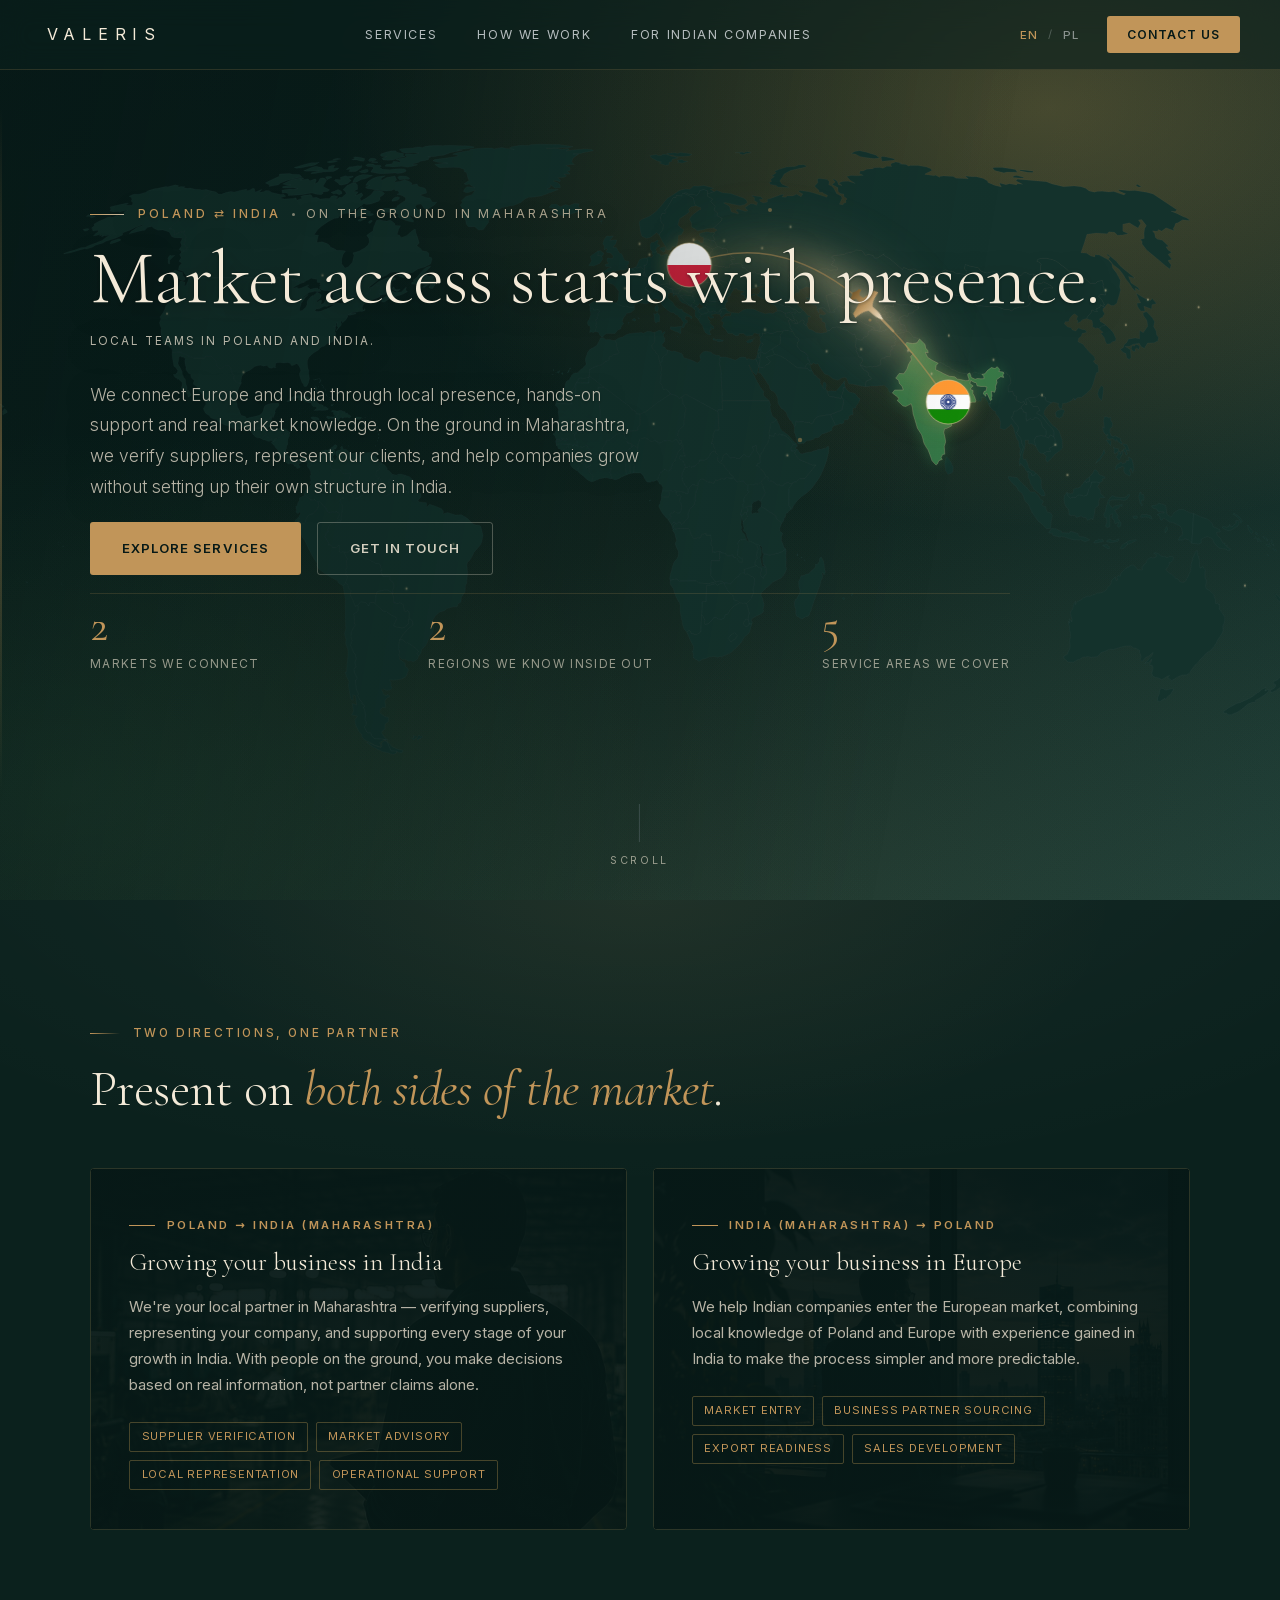
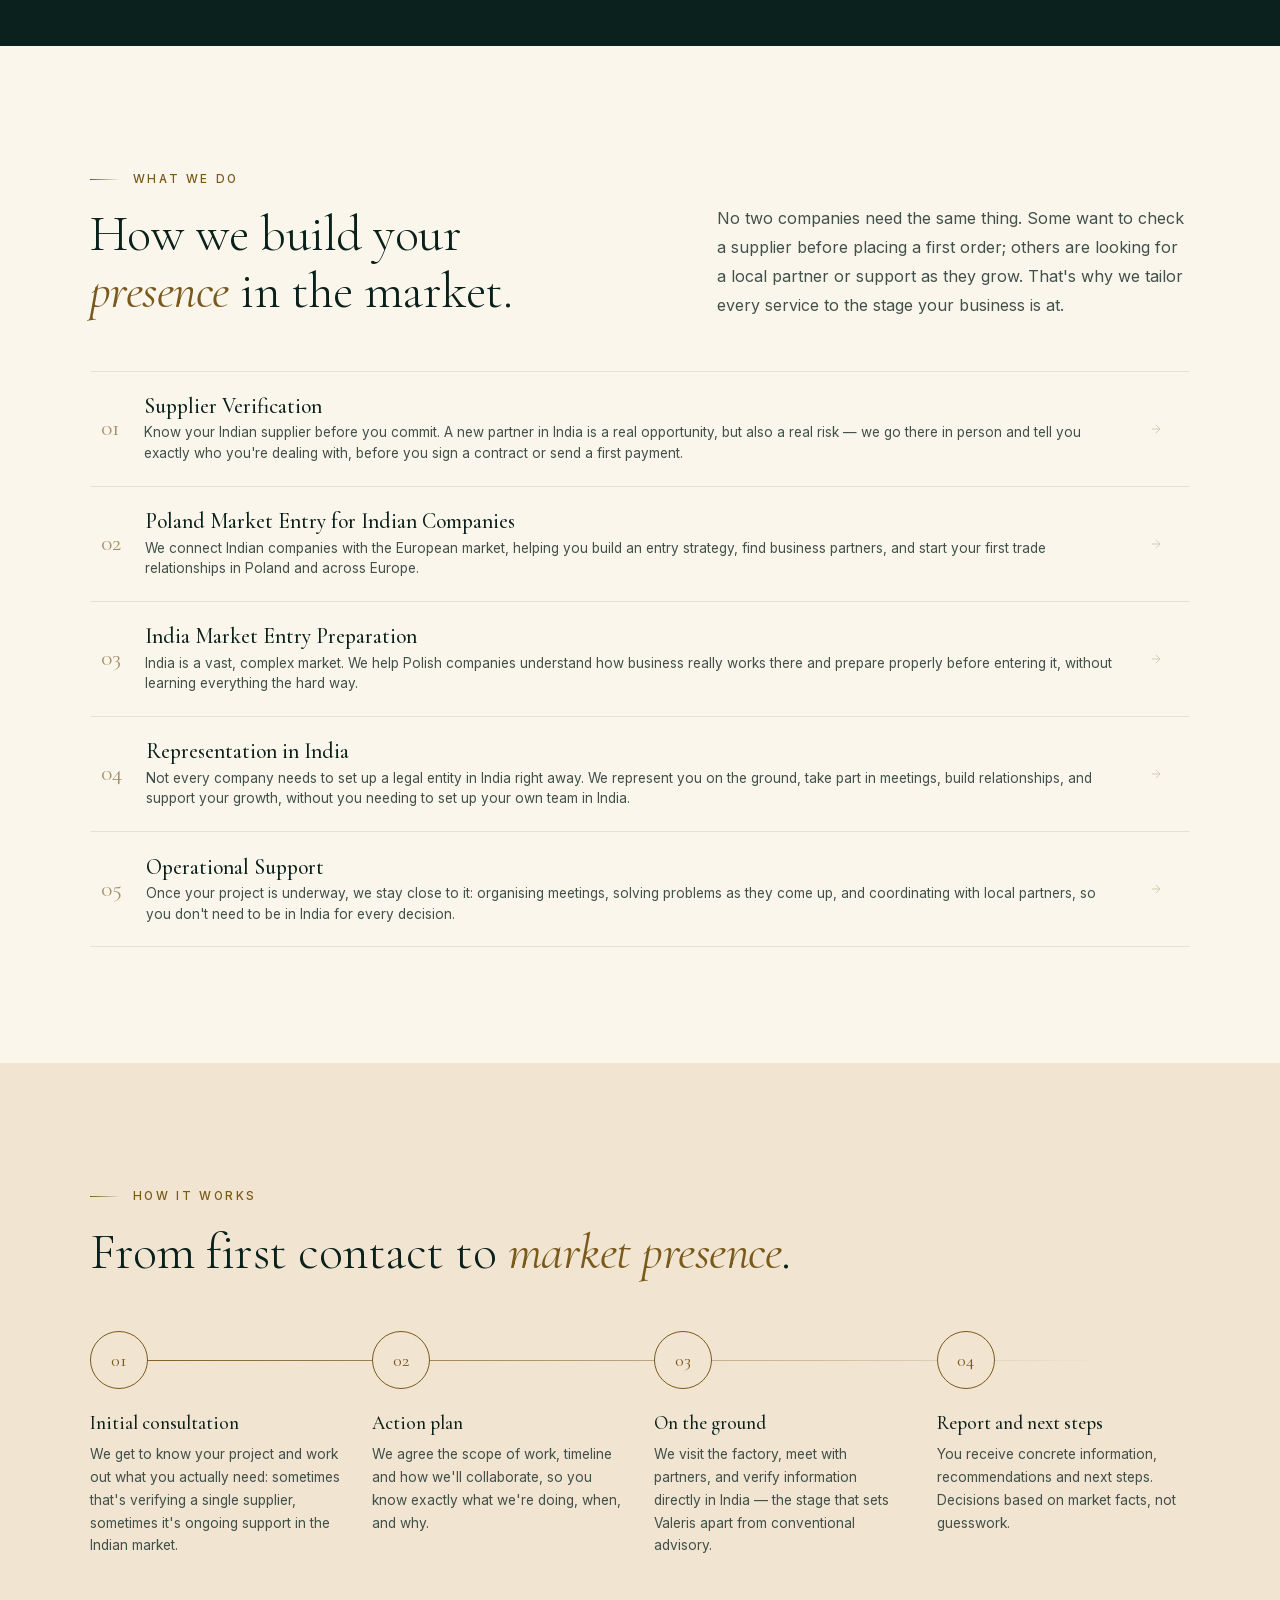
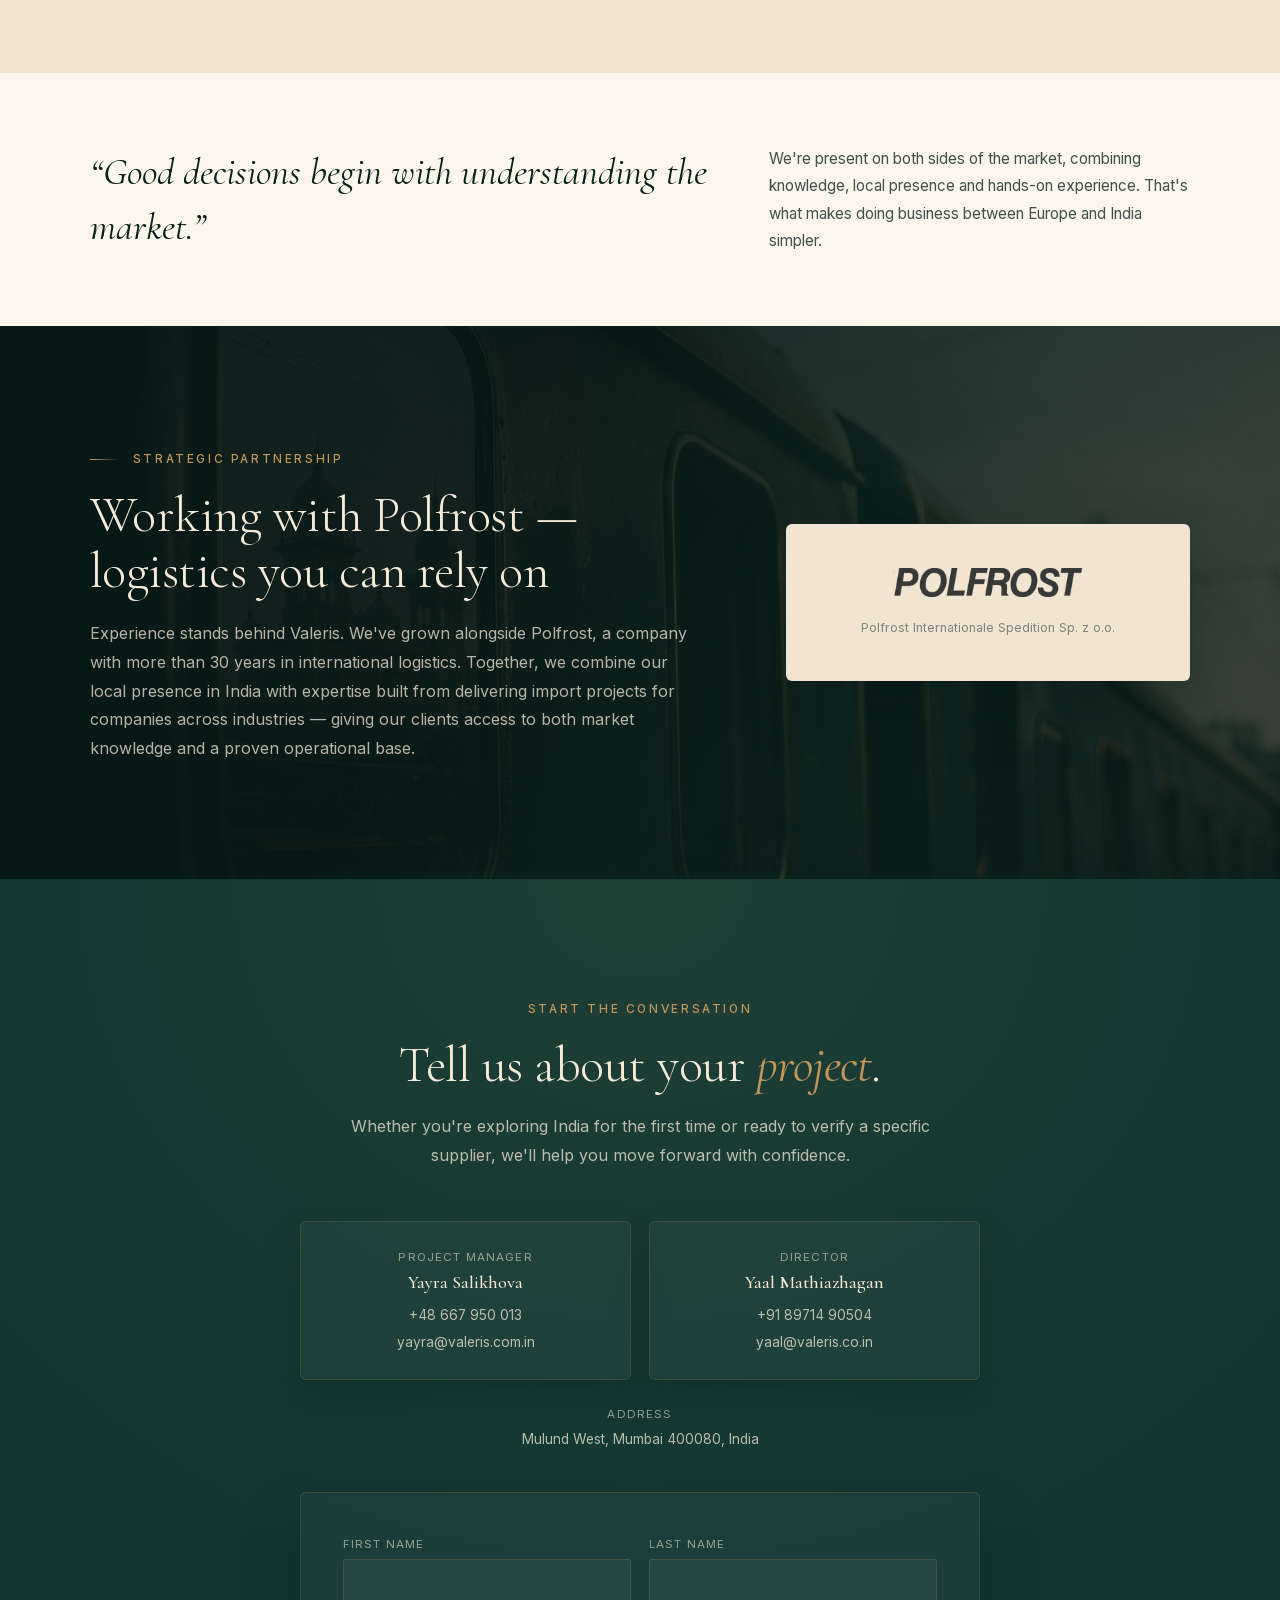
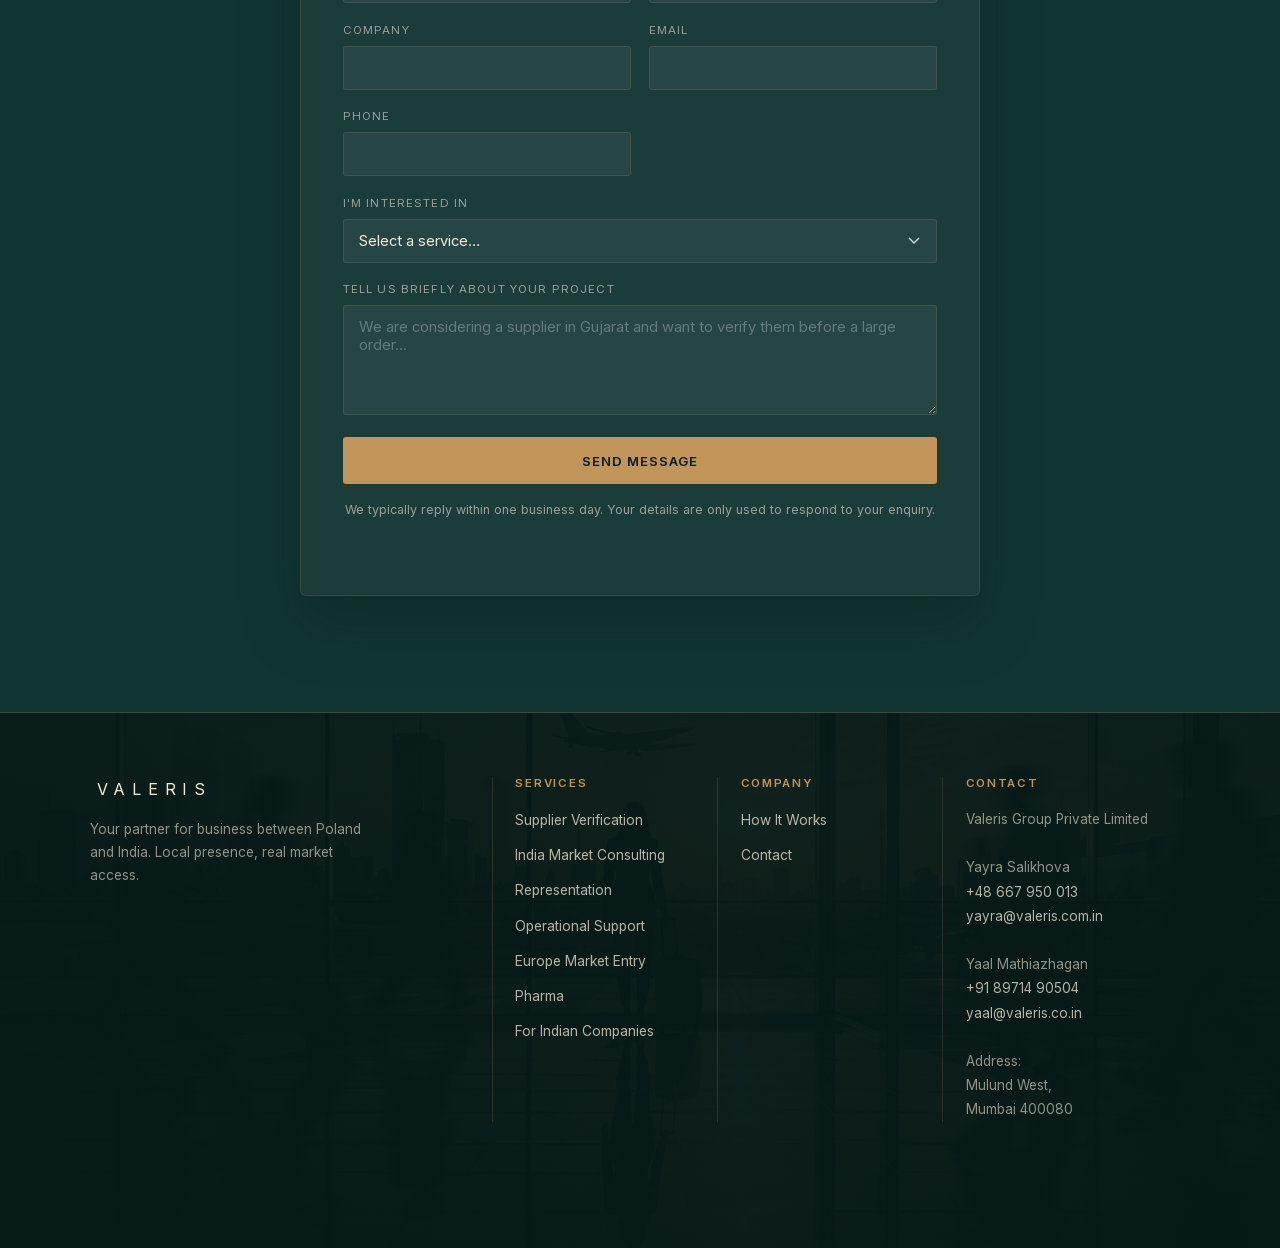
<file: index.html>
<!DOCTYPE html>
<html lang="en">
<head>
  <meta charset="UTF-8" />
  <meta name="viewport" content="width=device-width, initial-scale=1.0" />

  <title data-i18n="meta.title">Valeris — India Market Entry & Supplier Verification</title>
  <meta name="description" data-i18n-attr="content" data-i18n="meta.description"
        content="Valeris helps Polish and Indian companies enter each other's markets, verifying suppliers and representing clients on the ground in Maharashtra and Poland." />

  <!-- Canonical & language alternates — domain TBD, see assets/js/config.js canonicalBase -->
  <link rel="canonical" href="https://www.valeris.com.in/" />
  <link rel="alternate" hreflang="en" href="https://www.valeris.com.in/?lang=en" />
  <link rel="alternate" hreflang="pl" href="https://www.valeris.com.in/?lang=pl" />
  <link rel="alternate" hreflang="x-default" href="https://www.valeris.com.in/" />
  <meta name="robots" content="index, follow, max-image-preview:large" />
  <meta name="theme-color" content="#071917" />

  <!-- Open Graph -->
  <meta property="og:type" content="website" />
  <meta property="og:site_name" content="Valeris" />
  <meta property="og:title" content="Valeris — India Market Entry & Supplier Verification" />
  <meta property="og:description" content="Valeris helps Polish and Indian companies enter each other's markets, verifying suppliers and representing clients on the ground in Maharashtra and Poland." />
  <meta property="og:url" content="https://www.valeris.com.in/" />
  <meta property="og:image" content="https://www.valeris.com.in/assets/img/og-image.png" />
  <meta property="og:image:width" content="1200" />
  <meta property="og:image:height" content="630" />
  <meta property="og:locale" content="en_GB" />
  <meta property="og:locale:alternate" content="pl_PL" />

  <!-- Twitter -->
  <meta name="twitter:card" content="summary_large_image" />
  <meta name="twitter:title" content="Valeris — India Market Entry & Supplier Verification" />
  <meta name="twitter:description" content="Valeris helps Polish and Indian companies enter each other's markets, verifying suppliers and representing clients on the ground in Maharashtra and Poland." />
  <meta name="twitter:image" content="https://www.valeris.com.in/assets/img/og-image.png" />

  <!-- Favicons -->
  <link rel="icon" href="assets/img/favicon.svg" type="image/svg+xml" />
  <link rel="apple-touch-icon" href="assets/img/favicon.svg" />

  <!-- Organization structured data. -->
  <script type="application/ld+json">
  {
    "@context": "https://schema.org",
    "@type": "ProfessionalService",
    "name": "Valeris Group Private Limited",
    "alternateName": "Valeris",
    "url": "https://www.valeris.com.in/",
    "logo": "https://www.valeris.com.in/assets/img/favicon.svg",
    "image": "https://www.valeris.com.in/assets/img/og-image.png",
    "description": "Valeris helps Polish and Indian companies enter each other's markets, verifying suppliers and representing clients on the ground in Maharashtra and Poland.",
    "email": "yayra@valeris.com.in",
    "telephone": "+48667950013",
    "knowsLanguage": ["en", "pl"],
    "areaServed": ["Maharashtra, India", "Poland", "Europe"],
    "serviceType": [
      "Supplier Verification",
      "Market Entry Consulting",
      "Representation in India",
      "Operational Support",
      "Market Entry into Poland for Indian Companies"
    ]
  }
  </script>

  <style>html,body{background:#071917;margin:0}</style>

  <!-- Self-hosted fonts (no third-party request — GDPR-friendly + faster LCP) -->
  <link rel="preload" as="font" type="font/woff2" href="assets/fonts/cormorantgaramond-300-normal-latin.woff2" crossorigin />
  <link rel="preload" as="font" type="font/woff2" href="assets/fonts/cormorantgaramond-400-italic-latin.woff2" crossorigin />
  <link rel="stylesheet" href="assets/css/fonts.css" />

  <link rel="stylesheet" href="assets/css/styles.css" />
</head>
<body>
  <a class="skip-link" href="#main">Skip to content</a>

  <!-- ─────────────────────────  NAVIGATION  ───────────────────────── -->
  <header class="site-header" id="siteHeader">
    <div class="header-inner">
      <a href="#hero" class="wordmark" aria-label="Valeris — home">VALERIS</a>

      <nav class="primary-nav" aria-label="Primary">
        <ul class="nav-links" id="navLinks">
          <li><a href="#services" data-i18n="nav.services">Services</a></li>
          <li><a href="#process"  data-i18n="nav.how">How We Work</a></li>
          <li><a href="india.html" data-i18n="nav.startPoland">For Indian Companies</a></li>
          <li class="nav-mobile-cta"><a href="#contact" data-i18n="nav.contact">Contact</a></li>
        </ul>
      </nav>

      <div class="header-actions">
        <div class="lang-switch" role="group" aria-label="Language">
          <button type="button" class="lang-btn is-active" data-lang="en" aria-pressed="true">EN</button>
          <span class="lang-sep" aria-hidden="true">/</span>
          <button type="button" class="lang-btn" data-lang="pl" aria-pressed="false">PL</button>
        </div>
        <a href="#contact" class="btn btn-primary btn-sm nav-cta" data-i18n="nav.cta">Contact Us</a>
        <button type="button" class="hamburger" id="hamburger" aria-label="Open menu" aria-expanded="false" aria-controls="navLinks">
          <span></span><span></span><span></span>
        </button>
      </div>
    </div>
  </header>

  <main id="main">
    <!-- ─────────────────────────  HERO  ───────────────────────── -->
    <section id="hero" class="hero">
      <!-- No photography: a premium animated route motif in the brand's own gold/green
           palette replaces it entirely — see .hero::before (ambient gradient) and
           .hero-motif in styles.css. The ROUTE is the primary visual: two nodes
           (Poland, India) joined by a glowing arc (.motif-arc-glow is a wide
           blurred halo behind the crisp .motif-arc line, giving it real visual
           weight rather than a thin hairline), with a small travelling light
           (.motif-flow) along it. A small, clearly-silhouetted plane
           (.motif-plane, one flat polygon with a proper pair of swept wings —
           the actual identifying feature a plane silhouette needs, which the
           previous soft-blob version lacked entirely) rides the same arc via
           <animateMotion>, secondary to the route, not dominating it. -->
      <svg class="hero-motif" viewBox="0 0 1440 900" preserveAspectRatio="xMidYMid slice" aria-hidden="true" role="presentation">
        <defs>
          <linearGradient id="motifFlowGradient" x1="0%" y1="0%" x2="100%" y2="0%">
            <stop offset="0%" stop-color="#C19559" stop-opacity="0"/>
            <stop offset="50%" stop-color="#F1D8A8" stop-opacity="1"/>
            <stop offset="100%" stop-color="#C19559" stop-opacity="0"/>
          </linearGradient>
          <!-- Nose (x=100%, positive local x) bright, tail (x=0%) deeper --
               matches the plane path below, which is drawn nose-at-+x so
               rotate="auto" orients it correctly along the route. -->
          <linearGradient id="planeBodyGradient" x1="100%" y1="0%" x2="0%" y2="0%">
            <stop offset="0%" stop-color="#FFF3DC"/>
            <stop offset="55%" stop-color="#D9AF74"/>
            <stop offset="100%" stop-color="#8A6530"/>
          </linearGradient>
          <!-- Glow strongest at the arc's midpoint, fading toward both ends. -->
          <linearGradient id="arcGlowGradient" x1="0%" y1="0%" x2="100%" y2="100%">
            <stop offset="0%" stop-color="#C19559" stop-opacity="0.12"/>
            <stop offset="50%" stop-color="#F1D8A8" stop-opacity="0.7"/>
            <stop offset="100%" stop-color="#C19559" stop-opacity="0.12"/>
          </linearGradient>
          <clipPath id="flagClipPoland"><circle cx="0" cy="0" r="22"/></clipPath>
          <clipPath id="flagClipIndia"><circle cx="0" cy="0" r="22"/></clipPath>
        </defs>
        <!-- Everything else (map, route, guide path, flags, plane, particles) lives
             inside this one group so a mobile breakpoint can pan+zoom the whole
             composition onto just the Poland-India corridor via a plain CSS
             transform (see .motif-viewport in styles.css) without touching any of
             the underlying geometry -- desktop gets no transform here at all (the
             default, unchanged xMidYMid-slice full-width framing described below). -->
        <g class="motif-viewport">
        <!-- Real world map country paths (Poland, India, and every other country),
             MIT-licensed data from simplemaps.com via github.com/sirLisko/world-map-country-shapes
             (fetched 2026-07, attribution appreciated though not required by MIT).
             Full hero width per the reference: fit by width (scale=1440/2000=0.72),
             unrotated, nothing cropped, letterboxed vertically. Poland/India sit
             at their real, unshifted position under this exact transform -- no
             independent repositioning, per the brief. The one real risk this
             creates (India's marker sitting close to the right edge at unusually
             tall/narrow aspect ratios, e.g. tablet-landscape 1024x768) is handled
             per-breakpoint in CSS (see the aspect-ratio media query in
             styles.css), not by faking the geography. -->
        <g class="motif-worldmap" transform="translate(0 89.64) scale(0.72)">
          <path class="worldmap-country" d="M985.4 301.7l.1-.2.1-.2v-.1l-.2-.1-.7-.2-.3-.1-.2.1-.2.2-.1.3.1.1v.4l.1.2h.4l.3-.1.5-.3h.1z"/>
          <path class="worldmap-country" d="M1283.9 408.6l-1.3-2.2-3 3.9-3.7 4.1-3.3 4.3-3.3-.2-4.6-.2-4.2 1-.3-1.7-1 .3.4 1.5 2.6 6.4 16.8 3.2 1-1.3-.1-2.6 1.4-2.6-.3-2.6 2.4-1.3-1.1-.8.1-4.2h2.8l-1.3-5z"/>
          <path class="worldmap-country" d="M1369.9 333.8h-5.4l-3.8-.5-2.5 2.9-2.1.7-1.5 1.3-2.6-2.1-1-5.4-1.6-.3v-2l-3.2-1.5-1.7 2.3.2 2.6-.6.9-3.2-.1-.9 3-2.1-1.3-3.3 2.1-1.8-.8-4.3-1.4h-2.9l-1.6-.2-2.9-1.7-.3 2.3-4.1 1.2.1 5.2-2.5 2-4 .9-.4 3-3.9.8-5.9-2.4-.5 8-.5 4.7 2.5.9-1.6 3.5 2.7 5.1 1.1 4 4.3 1.1 1.1 4-3.9 5.8 9.6 3.2 5.3-.9 3.3.8.9-1.4 3.8.5 6.6-2.6-.8-5.4 2.3-3.6h4l.2-1.7 4-.9 2.1.6 1.7-1.8-1.1-3.8 1.5-3.8 3-1.6-3-4.2 5.1.2.9-2.3-.8-2.5 2-2.7-1.4-3.2-1.9-2.8 2.4-2.8 5.3-1.3 5.8-.8 2.4-1.2 2.8-.7-1.4-1.9z"/>
          <path class="worldmap-country" d="M634.3 463.8l.2-.1V463.4l-.1-.1-.1-.2-.4-.2-.5.5v.2l.1.3.6.1.2-.2zm.2-3.5v-.5l-.1-.2h-.3l-.1-.1h-.1l-.1.1.1.6.5.3.1-.2z"/>
          <path class="worldmap-country" d="M627.9 456.2l.1-.2-.2-.1-.8.5v.1l.9-.3z"/>
          <path class="worldmap-country" d="M1077.5 300.5l-2 3.1.5 1.9 1 1-.5 1.9-.1 4.3.7 3 3 2.1.2 1.4 1 .4 2.1-3 .1-2.1 1.6-.9V312l-2.3-1.6-.9-2.6.4-2.1-.5-2.3-1.3-.6-1.3-1.6-1.3.5-.4-1.2z"/>
          <path class="worldmap-country" d="M1219 325.1l-.9-4.4-2.5-1.1-2.5-1.7 1-2-3.1-2.2.7-1.5-2.2-1.1-1.4-1.7-6.9 1 1.3 2.2v3.1l4.2 1.5 2.4 1.9 1-.2 1.8 1.7h2.3l.2 1 2.8 3.7 1.8-.2z"/>
          <path class="worldmap-country" d="M1068.3 609.6l-16.6-.1-1.9.7-1.7-.1-2.3.9-.5 1.2 2.8 4 1.1 4.3 1.6 6.1-1.7 2.6-.3 1.3 1.3 3.8 1.5 3.9 1.6 2.2.3 3.6-.7 4.8-1.8 2.8-3.3 4.2-1.3 2.6-1.9 5.7-.3 2.7-2 5.9-.9 5.5.5 4 2.7-1.2 3.3-1 3.6.1 3.2 2.9.9-.4 22.5-.3 3.7 3 13.4.9 10.3-2.5-3.5-4-3.6-5.2.8-20.3 11.6.1-.5-2.2.9-2.4-.9-3 .7-3-.5-2-2.6-.4-3.5 1-2.4-.2-1.4.6.5-7.6-1.9-2.3-.3-4 .9-3.8-1.2-2.4v-4h-6.8l.5-2.3h-2.9l-.3 1.1-3.4.3-1.5 3.7-.9 1.6-3-.9-1.9.9-3.7.5-2.1-3.3-1.3-2.1-1.6-3.8-1.3-4.7zm-21.8-1.3l.2-2.7.9-1.7 2-1.3-2-2.2-1.8 1.1-2.2 2.7 1.4 4.8 1.5-.7z"/>
          <path class="worldmap-country" d="M669.8 920.7l.9-3-7.3-1.5-7.7-3.6-4.3-4.6-3-2.8 5.9 13.5h5l2.9.2 3.3 2.1 4.3-.3zm-50.4-208.1l-7.4-1.5-4 5.7.9 1.6-1.1 6.6-5.6 3.2 1.6 10.6-.9 2 2 2.5-3.2 4-2.6 5.9-.9 5.8 1.7 6.2-2.1 6.5 4.9 10.9 1.6 1.2 1.3 5.9-1.6 6.2 1.4 5.4-2.9 4.3 1.5 5.9 3.3 6.3-2.5 2.4.3 5.7.7 6.4 3.3 7.6-1.6 1.2 3.6 7.1 3.1 2.3-.8 2.6 2.8 1.3 1.3 2.3-1.8 1.1 1.8 3.7 1.1 8.2-.7 5.3 1.8 3.2-.1 3.9-2.7 2.7 3.1 6.6 2.6 2.2 3.1-.4 1.8 4.6 3.5 3.6 12 .8 4.8.9 2.2.4-4.7-3.6-4.1-6.3.9-2.9 3.5-2.5.5-7.2 4.7-3.5-.2-5.6-5.2-1.3-6.4-4.5-.1-4.7 2.9-3.1 4.7-.1.2-3.3-1.2-6.1 2.9-3.9 4.1-1.9-2.5-3.2-2.2 2-4-1.9-2.5-6.2 1.5-1.6 5.6 2.3 5-.9 2.5-2.2-1.8-3.1-.1-4.8-2-3.8 5.8.6 10.2-1.3 6.9-3.4 3.3-8.3-.3-3.2-3.9-2.8-.1-4.5-7.8-5.5-.3-3.3-.4-4.2.9-1.4-1.1-6.3.3-6.5.5-5.1 5.9-8.6 5.3-6.2 3.3-2.6 4.2-3.5-.5-5.1-3.1-3.7-2.6 1.2-.3 5.7-4.3 4.8-4.2 1.1-6.2-1-5.7-1.8 4.2-9.6-1.1-2.8-5.9-2.5-7.2-4.7-4.6-1-11.2-10.4-1-1.3-6.3-.3-1.6 5.1-3.7-4.6z"/>
          <path class="worldmap-country" d="M1060.2 264l-2.3-1.2-2.3.3-4-1.9-1.7.5-2.6 2.5-3.8-2-1.5 2.9-1.7.8 1 4-.4 1.1-1.7-1.3-2.4-.2-3.4 1.2-4.4-.3-.6 1.6-2.6-1.7-1.5.3.2 1.1-.7 1.6 2.3 1.1 2.6.2 3.1.9.5-1.2 4.8-1.1 1.3 2.2 7.2 1.6 4.2.4 2.4-1.4 4.3-.1.9-1.1 1.3-4-1.1-1.3h2.8l.2-2.6-.7-2.1.3-.8z"/>
          <path class="worldmap-country" d="M1726.7 832l-3-.5-1.9 2.9-.6 5.4-2.1 4-.5 5.3 3 .2.8.3 6.6-4.3.6 1.7 4-4.9 3.2-2.2 4.5-7.3-2.8-.5-4.8 1.2-3.4.9-3.6-2.2zm50.1-172.3l.5-2.3.1-3.6-1.6-3.2.1-2.7-1.3-.8.1-3.9-1.2-3.2-2.3 2.4-.4 1.8-1.5 3.5-1.8 3.4.6 2.1-1.2 1.3-1.5 4.8.1 3.7-.7 1.8.3 3.1-2.6 5-1.3 3.5-1.7 2.9-1.7 3.4-4.1 2.1-4.9-2.1-.5-2-2.5-1.6h-1.6l-3.3-3.8-2.5-2.2-3.9-2-3.9-3.5-.1-1.8 2.5-3.1 2.1-3.2-.3-2.6 1.9-.2 2.5-2.5 2-3.4-2.2-3.2-1.5 1.2-2-.5-3.5 1.8-3.2-2-1.7.7-4.5-1.6-2.7-2.7-3.5-1.5-3.1.9 3.9 2.1-.3 3.2-4.8 1.2-2.8-.7-3.6 2.2-2.9 3.7.6 1.5-2.7 1.7-3.4 5.1.6 3.5-3.4-.6h-3.5l-2.5-3.8-3.7-2.9-2.8.8-2.6.9-.3 1.6-2.4-.7-.3 1.8-3 1.1-1.7 2.5-3.5 3.1-1.4 4.8-2.3-1.3-2.2 3.1 1.5 3-2.6 1.2-1.4-5.5-4.8 5.4-.8 3.5-.7 2.5-3.8 3.3-2 3.4-3.5 2.8-6.1 1.9-3.1-.2-1.5.6-1.1 1.4-3.5.7-4.7 2.4-1.4-.8-2.6.5-4.6 2.3-3.2 2.7-4.8 2.1-3.1 4.4.4-4.8-3.1 4.6-.1 3.7-1.3 3.2-1.5 1.5-1.3 3.7.9 1.9.1 2 1.6 5-.7 3.3-1-2.5-2.3-1.8.4 5.9-1.7-2.8.1 2.8 1.8 5-.6 5 1.7 2.5-.4 1.9.9 4.1-1.3 3.6-.3 3.6.7 6.5-.7 3.7-2.2 4.4-.6 2.3-1.5 1.5-2.9.8-1.5 3.7 2.4 1.2 4 4.1h3.6l3.8.3 3.3-2.1 3.4-1.8 1.4.3 4.5-3.4 3.8-.3 4.1-.7 4.2 1.2 3.6-.6 4.6-.2 3-2.6 2.3-3.3 5.2-1.5 6.9-3.2 5 .4 6.9-2.1 7.8-2.3 9.8-.6 4 3.1 3.7.2 5.3 3.8-1.6 1.5 1.8 2.4 1.3 4.6-1.6 3.4 2.9 2.6 4.3-5.1 4.3-2.1 6.7-5.5-1.6 4.7-3.4 3.2-2.5 3.7-4.4 3.5 5.2-1.2 4.7-4.4-.9 4.8-3.2 3.1 4.7.8 1.3 2.6-.4 3.3-1.5 4.9 1.4 4 4 1.9 2.8.4 2.4 1 3.5 1.8 7.2-4.7 3.5-1.2-2.7 3.4 2.6 1.1 2.7 2.8 4.7-2.7 3.8-2.5 6.3-2.7 6-.2 4.2-2.3.9-2 3-4.5 3.9-4.8 3.6-3.2 4.4-5.6 3.3-3.1 4.4-5 5.4-3.1 5-5.8 3.1-4.5 1.4-3.6 3.8-5.7 2.1-2.9 2.5-5.7-.7-5.4 1.7-3.9 1.1-3.7v-5.1l-2.8-5.1-1.9-2.5-2.9-3.9.7-6.7-1.5 1-1.6-2.8-2.5 1.4-.6-6.9-2.2-4 1-1.5-3.1-2.8-3.2-3-5.3-3.3-.9-4.3 1.3-3.3-.4-5.5-1.3-.7-.2-3.2-.2-5.5 1.1-2.8-2.3-2.5-1.4-2.7-3.9 2.4-1.2-5z"/>
          <path class="worldmap-country" d="M586.6 492.9l-.1-.1-.3-.6-.3-.3-.1.1-.1.3.3.3.3.4.3.1v-.2z"/>
          <path class="worldmap-country" d="M1210.1 318.9l-1 .2 1.2 2.4 3.2 2.9 3.7.9-2.8-3.7-.2-1h-2.3l-1.8-1.7zm10.4-9.3l-4.3-3.8-1.5-.2-1.1.9 3.2 3.4-.6.7-2.8-.4-4.2-1.8-1.1 1 1.4 1.7 2.2 1.1-.7 1.5 3.1 2.2-1 2 2.5 1.7 2.5 1.1.9 4.4 5.3-4.7 1.9-.5 1.9 1.9-1.2 3.1 3.8 3.4 1.3-.3-.8-3.2 1.7-1.5.4-2.2-.1-5 4.2-.5-2-1.7-2.5-.2-3.5-4.5-3.4-3.2-2.6 2.5-.5 1.5-2.4-.4z"/>
          <path class="worldmap-country" d="M1062.2 284.9l-2.3.1-1 1.3-1.9-1.4-.9 2.5 2.7 2.9 1.3 1.9 2.5 2.3 2 1.4 2.2 2.5 4.7 2.4.4-3.4 1.5-1.4.9-.6 1.2-.3.5-2.9-2.7-2.3 1-2.7h-1.8l-2.4-1.4-3.5.1-4.4-1z"/>
          <path class="worldmap-country" d="M644.9 488.9l.4-.4-.3-.3-.6-.8-.3.1v1l.1.3.5.3.2-.2z"/>
          <path class="worldmap-country" d="M1486.5 431.9l-4.5-10.1-1.5.1-.2 4-3.5-3.3 1.1-3.6 2.4-.4 1.6-5.3-3.4-1.1-5 .1-5.4-.9-1.2-4.4-2.7-.4-4.8-2.7-1.2 4.3 4.6 3.4-3.1 2.4-.8 2.3 3.7 1.7-.4 3.8 2.6 4.8 1.6 5.2 2.2.6 1.7.7.6-1.2 2.5 1.3 1.3-3.5-.9-2.6 5.1.2 2.8 3.7 1.5 3.1.8 3.2 2 3.3-1.1-5.1 2.1 1-.5-4.6z"/>
          <path class="worldmap-country" d="M1000.7 246.2l-4.4 1.3-3.6-.5-3.8 1.2.7 2.2 2.2.1 2.4 2.4 3.4 2.9 2.5-.4 4.4 2.8.4-3.5 1.3-.2.4-4.2-2.8-1.4-3.1-2.7z"/>
          <path class="worldmap-country" d="M978.8 477.2h-3.6l-1.4-1.2-3 .9-5.2 2.6-1.1 2-4.3 2.9-.8 1.6-2.3 1.3-2.7-.9-1.6 1.6-.8 4.4-4.5 5.2.2 2.2-1.6 2.7.4 3.7 2.5 1.4 1 2.1 2.5 1.3 1.9-1.6 2.7-.2 3.8 1.6-.8-4.8.2-3.6 9.7-.3 2.4.5 1.8-1 2.6.5 4.9.1 1.9-.7 1.2-2.8 2.7-.6 1.2-1.9.1-4.4-6.4-1.4-.2-3.1-3.1-4.1-.8-2.9.5-3.1z"/>
          <path class="worldmap-country" d="M1121.6 294.3l-3-.7-4-2.2-5.8 1.4-2.3 1.6-7.5-.3-4-1-1.9.5-1.8-2.6-1.1 1.4.7 2.3 2.8 2.6-1.7 1.9-.7 2 .6.7-.7.9 2.8 2 .8 4.1 3.8.2 3.9-1.7 3.9 2.1 4.6-.6-.3-3 5-2 4.5.8-2.1-3.5 1.3-4.4 2.2-2.5z"/>
          <path class="worldmap-country" d="M1148.2 590l-.3-2.5-3-.4-1.7 3.6-3.5-.5 1.4 2.9.1 1.1 2 6.1-.1.3.6-.1 2.1-2.3 2.2-3.3 1.4-1.4v-2l-1.2-1.5z"/>
          <path class="worldmap-country" d="M996.9 498l-4.3-3.7h-2l-1.9 1.9-1.2 1.9-2.7.6-1.2 2.8-1.9.7-.7 3.3 1.7 1.9 2 2.3.2 3.1 1.1 1.3-.2 14.6 1.4 4.4 4.6-.8.3-10.2-.1-4.1 1-4 1.7-1.9 2.7-4-.6-1.7 1.1-2.5-1.2-3.8.2-2.1z"/>
          <path class="worldmap-country" d="M630.2 366.8l.4-.6h-.1l-.5.5-.6.2.1.1h.1l.6-.2z"/>
          <path class="worldmap-country" d="M1617.8 543.4l2.7 3.3 1.1-2.2 2.7.2.1-4.1.1-3.1-4.6 3.5-2.1 2.4z"/>
          <path class="worldmap-country" d="M655.7 700.5l1.6-1.3-.8-3.6 1.3-2.8.5-5-1.6-4-3.2-1.7-.8-2.6.6-3.6-10.7-.3-2.7-7.4 1.6-.1-.3-2.8-1.2-1.8-.5-3.7-3.3-1.9-3.5.1-2.5-1.9-3.8-1.2-2.4-2.4-6.3-1-6.4-5.7.3-4.3-.9-2.5.4-4.7-7.3 1.1-2.8 2.3-4.8 2.6-1.1 1.9-2.9.2-4.2-.6 5.5 10.3-1.1 2.1.1 4.5.3 5.4-1.9 3.2 1.2 2.4-1.1 2.1 2.8 5.3-2.8 6.9 3.1 4.3 1.2 4.6 3.2 2.7-1.1 6.2 3.7 7.1 3.1 8.8 3.8-.9 4-5.7 7.4 1.5 3.7 4.6 1.6-5.1 6.3.3 1 1.3 1.5-7.6-.2-3.4 2.1-5.6 9.5-1.9 5.1.1 5.4 3.3.3 1.9z"/>
          <path class="worldmap-country" d="M659 560.1l-1.4.2-3.1-.5-1.8 1.7-2.6 1.1-1.7.2-.7 1.3-2.7-.3-3.5-3-.3-2.9-1.4-3.3 1-5.4 1.6-2.2-1.2-3-1.9-.9.8-2.8-1.3-1.5-2.9.3.7 1.8-2.1 2.4-6.4 2.4-4 1-1.7 1.5-4.4-1.6-4.2-.8-1 .6 2.4 1.6-.3 4.3.7 4 4.8.5.3 1.4-4.1 1.8-.7 2.7-2.3 1-4.2 1.5-1.1 1.9-4.4.5-3-3.4-1.1.8-1-3.8-1.6-2-1.9 2.2-10.9-.1v3.9l3.3.7-.2 2.4-1.1-.6-3.2 1v4.6l2.5 2.4.9 3.6-.1 2.8-2.2 17.4-5.1-.3-.7 1-4.6 1.2-6.2 4.3-.4 3-1.3 2.2.7 3.4-3.3 1.9.1 2.7-1.5 1.1 2.6 5.8 3.3 3.8-1 2.8 3.7.3 2.3 3.4 4.9.2 4.4-3.8.2 9.7 2.6.7 3-1.1 4.2.6 2.9-.2 1.1-1.9 4.8-2.6 2.8-2.3 7.3-1.1-.4 4.7.9 2.5-.3 4.3 6.4 5.7 6.3 1 2.4 2.4 3.8 1.2 2.5 1.9 3.5-.1 3.3 1.9.5 3.7 1.2 1.8.3 2.8-1.6.1 2.7 7.4 10.7.3-.6 3.6.8 2.6 3.2 1.7 1.6 4-.5 5-1.3 2.8.8 3.6-1.6 1.3 1.9 3.6.4 8.6 6 1.2 2.1-1.2 3.9 1.7 1.2 1.9 1 5.8.9 2.5 2 .3 2-1.1 2.1 1.2.3 3.5-.3 3.8-.7 3.6 2.6-1.2 3.1 3.7.5 5.1-4.2 3.5-3.3 2.6-5.3 6.2-5.9 8.6 3.4-.7 6.2 4.9 1.9-.2 6.2 4.1 4.8 3.5 3.8 4.3-1.9 3 2.1 3.7 2.9-3.7 1.5-6 3.2-3 3.9-5 4.5-11.2 3.4-3.5.8-3.1.3-6.4-1.3-3.5.3-4.8 4.1-6.3 6-5.1 6-1.8 3.6-2.9 8.5-2.4h5.9l1.1-3.8 4.2-2.8.6-6.5 5.1-8.3.5-8.5 1.6-2.6.3-4.1 1.1-9.9-1-11.9 1.4-4.7 1.4-.1 3.9-5.5 3.3-7.2 7.7-8.8 2.7-4.2 2-10.5-1-3.9-2-8.1-2.1-2-4.8-.2-4.3-1.9-7.3-7.1-8.4-5.3-8.4.3-10.9-3.4-6.5 2 .8-3.5-2.7-3.8-9.4-3.8-7.1-2.3-4.2 4.1-.3-6.3-9.9-1-1.7-2 4.2-5.2-.1-4.4-3-1-3-11.2-1.3-3.5-1.9.3-3.5 5.8-1.8 4.7-2.1 2.4-2.7.5-.8-1.8-1.2-.3-1.8 1.8-2.4-1.3-3.2-1.4-2.7.7-2.3-.6-.5 1.8.9 1.3-.5 1.3-3.1-.5z"/>
          <path class="worldmap-country" d="M574.4 437.3l.2-.6-.3-.1-.5.7-.6.3h-.3l-.7-.3h-.5l-.4.5-.6.1.1.1v.2l-.2.3v.2l.1.3 1.5-.1 1.3-.2.7-.9.2-.5zm.8-2l-.4-.3-.4.3.1.3.7-.3zm0-5.8l-.4-.2-.3.5.3.1.7-.1.5.1.5.4.3-.2-.1-.1-.4-.3-.6-.1h-.2l-.3-.1zm-6.6 1.3l.7-.6.7-.3.9-1.1-.1-.9.2-.4-.6.1-.1.3-.1.3.3.4v.2l-.2.4-.3.1-.1.2-.3.1-.4.5-.8.6-.2.3.4-.2zm1.2-3.2l-.6-.2-.2-.4-.4-.1-.1.2v.2l.1.4.2-.1.8.4.4-.3-.2-.1zm-4.1-1.1v-.7l-.4-.5-.6-.4-.1-1.2-.3-.7-.2-.6-.4-.8v.5l.1.1.1.6.4.9.1.4-.1.4-.4.1-.1.2.5.3.8.3.5 1.3.1-.2zm-4.1-3.5l-.5-.3-.2-.3-.7-.7-.3-.1-.2.4.4.1.9.7.4.2h.2zm7.3-4l-.1-.3h-.1l-.3.1-.3.9h.3l.5-.7zm-17.6-1.1l-.2-.3-.3.2h-.5l-.2.1h-.4l-.3.2.4.8.3.3.1 1 .2.1-.1.7 1.1.1.4-.8V418.6l-.3-.5-.4.6-.4-.3.6-.4v-.1zm12.9.3l-1-1.4v-.2l-.5-1.5-.3-.1-.1.1-.1.2.4.4v.4l.3.2.4 1.1.4.4-.1.3-.4.3-.1.2h.1l.6-.1h.4v-.3zm-10.5-5.2l.5-.2-.3-.2h-.7l-.4.1-.2.2.1.1.4.1.6-.1zm-2.4 2l-.5-.6-.3-.9-.2-.4.1-.5-.3-.4-.6-.4-.3.1.1 1.1-.2.6-.8 1.1.1.4.1.2-.5.4v-.3l-.6.1.3.5.6.4.3.1.3-.2v.5l.3.4.1.4.3-.3.6-.2.2-.2.7-.4v-.2l.1-.6.1-.7zm6.7-5l-.3-.5-.1.1-.1.4-.3.4.5-.1.4.1.6.5.7.2.3.6.6.6v.6l-.4.6-.1.7-.6.1.1.1.3.3.1.4.2.2v-.7l.3-.8.4-1.3-.1-.3-.3-.3-.7-.9-.7-.3-.8-.7zm-8.8-7.9l-.5-.4-.2.4v.1l-.1.3-.5.4-.5.1-.7-.6-.2-.1.8 1.1.3.1h.4l.9-.3 1.6-.5 1.7-.2.1-.2-.1-.3-.8.2-1-.1-.2.2h-.4l-.6-.2zm6.1 5.2l.2-.3.4-1.8.8-.6.1-1.2-.5-.5-.4-.2-.1-.2.1-.2-.2-.1-.3-.2-.4-.6-.4-.4-.7-.1-.6-.1-.4-.1-.5.3h.8l1.5.3.7 1.5.5.4.1.4-.2.4v.4l-.3.5-.1.8-.3.4-.7.5.4.2.3.6.2-.1z"/>
          <path class="worldmap-country" d="M1474.7 395.5l-2.7-1.8-2.9-.1-4.2-1.5-2.6 1.6-2.6 4.8.3 1.2 5.5 2.5 3.2-1 4.7.4 4.4-.2-.4-3.9-2.7-2z"/>
          <path class="worldmap-country" d="M1116.7 685l-1-.5-3.2 1.5h-1.6l-3.7 2.5-2-2.6-8.6 2.2-4.1.2-.9 22.7-5.4.2-.6 18.5 1.4 1 3 6.1-.7 3.8 1.1 2.3 4-.7 2.8-2.8 2.7-1.9 1.5-3.1 2.7-1.5 2.3.8 2.5 1.8 4.4.3 3.6-1.5.6-2 1.2-3 3-.5 1.7-2.4 2-4.3 5.2-4.7 8-4.7-3.4-2.9-4.2-.9-1.5-4.1.1-2.2-2.3-.7-6-7-1.6-3.7-1.1-1.1-1.9-5.1z"/>
          <path class="worldmap-country" d="M1112.8 219.4l-5.2-1.5-4.6 2.3-2.6 1 .9 2.6-3.5 2-.5 3.4-4.8 2.2h-4.6l.6 2.7 1.7 2.3.3 2.4-2.7 1.2 1.9 2.9.5 2.7 2.2-.3 2.4-1.6 3.7-.2 5 .5 5.6 1.5 3.8.1 2 .9 1.6-1.1 1.5 1.5 4.3-.3 2 .6-.2-3.1 1.2-1.4 4.1-.3-2-3.9-1.5-2 .8-.6 3.9.2 1.6-1.3-1.7-1.6-3.4-1.1.1-1.1-2.2-1.1-3.7-3.9.6-1.6-1-2.9-4.8-1.4-2.3.7-1-1.4z"/>
          <path class="worldmap-country" d="M482.5 471.1l1.4-2.2 1-.2 1.3-1.7 1-3.2-.3-.6.9-2.3-.4-1 1.3-2.7.3-1.8h-1.1l.1-.9h-1l-2.5 3.9-.9-.8-.7.3-.1 1-.7 5-1.2 7.2h1.6z"/>
          <path class="worldmap-country" d="M659 276.7l-.7-3-2.5 1.9.5 2.1 5.6 2.6 1.9-.4 3.3-2.5-4.7.1-3.4-.8zm14.4-15.9l.2-1.1-4.1-2.6-5.9-1.6-1.9.6 3.5 2.9 5.7 1.9 2.5-.1zm-305.3 3.7l.2-3.4-3.2-2.6-.4-2.9-.1-2.1-4.1-.7-2.4-.9-4.1-1.4-1.4 1.5-.6 3.3 4.3 1.1-.4 1.8 2.9 2.2v2.2l6.3 2.8 3-.9zM704.2 251l3.9-3.8 1.4-1.7-2.1-.3-4.9 2.2-4.2 3.5-8.1 9.8-5.3 3.7 1.6 1.7-3.8 2.2.2 1.9 9.6.1 5.4-.3 4.4 1.5-4.4 2.9 2.9.2 7.3-5.4 1.2.8-2.5 5.1 3 1.2 2.3-.2 3.5-5.5-.5-3.9.3-3.3-3.7 1.1 2.8-4.6-4.3-1.9-2.7 1.5-3.9-1.7 2.4-2.1-2.9-1.3-3.8 2 4.9-5.4zm-356.8-21.2l-1.9 2-1.4 2.6.9 1.9-.6 2.8.7 2.8h1.9l-.2-4.9 7.1-6.9-4.9.5-1.6-.8zm280.9-47l-.4-1.2-1.7-.1-2.8 1.7-.4.4.1 1.7 1.7.5 3.5-3zm-9.6-3.2l.8-1.1-6-.1-4.9 2.7v1.5l3 .2 7.1-3.2zm-3.1-16.6l-2.7-.5-5 5.2-3.6 4.4-5.7 2.8 6.3-.6-.8 3.4 8.2-3 6.2-3 .8 2.6 5.9 1.3 4.9-1.8-1.9-1.8-3.4.4 1.3-2.7-3.7-1.7-3.4-1.9-1.5-1.5-2.8.9.9-2.5zm44.6-8.2l3.7-1.7 1-.7 1.4-2.3-2.3-1.5-4.2.7-3.8 3.1-.7 2.6 4.9-.2zm-73.8-10.7l-.8-2-.3-1-1.6-1-3-1.5-4.9 2.3-5 1.7 3.5 2.4 3.8-.6 4.1 1.6 4.2-1.9zm22.4-2.1l-6.6-1 5.7-2.6-.4-6-1.9-2.3-4.5-.8-8.1 3.8-5.5 5.8 2.9 2.1 1.6 3.3-6.3 5.5-3.2-.2-6.2 4.4 4.2-5.2-4.8-1.8-4.5.9-2.4 3.4-5.9-.1-7.2.8-5.1-2.4-5 .4-1.5-2.9-2.1-1.3-3.8.5-5.2.3-4.4 1.8 2 2.3-7 2.8-1.4-3.3-4.4 1-11.8.6-6.4-1.2 8.5-2.6-2.8-2.8-4.4.4-4.7-1-7.5-1.9-3.8-2.3-4.5-.3-3.3 1.6-5.9.9 3.9-4.1-9.4 3.6-1.4-4.7-2.1-.6-3.8 2.5-4.5 1.2-.2-2.2-8.2 1.4-8.8 2.3-5.2-.6-7 1.6-6.2 2.3-3.7-.5-3.3-2.6-5.9-1.3-24.3 20.2-35.4 32.4 4.2.1 2.7 1.6.6 2.6.2 3.9 7.6-3.3 6.4-1.9-.5 3 .7 2.4 1.7 2.7-1.1 4.2-1.5 6.8 4.6 3.8-3.1 3.7-5.1 2.9-2.5 3.1 2.1 4.4-3.1 4.9 4.1 2.6-3.6 3.7-1.3 5.5 6.9 2.5 1.6 2.7 5.4 6.1h136.6l1.3-2.4h1.6l-.8 3.4 1 1 3.2.4 4.6 1 3.8 1.9 4.4-.8 5.3 1.6 3.2-2.4 3.2-1 1.8-1.5 1.5-.8 4 1.2 3.3.2.8.8.1 3.5 5.2 1-1.7 1.7 1.2 1.9-1.9 2.3 1.8.8-1.9 2.1 1.2.2 1.3-.9.5 1.4 3.4.7 3.8.1 3.8.6 4 1.2.8 2 1.4 4.7-2.4 2-3.8-.8-1-3.8-.9 3.9-3.8 3.4-.8 2.9-1.1 1.7-4.1 2-3.7 3.4-2 2.2 2.7.4 4.5-2 2.9-1.7 1.6-.3 2.6.6 1.7-.9 2.8-.8 4.7-.8.3-1.8-.3.1-1.7.3-1.8-.6 2.3-2.1 1.9-.7 3.9-.9 4.6-.9 1.8 1.2 1.9-1.4 1.9-.8.9.4.1.1 6.7-4.2 2.7-1.2h17l1-1.6 1.7-.3 2.5-.9 2.7-2.8 3.2-4.9 5.5-4.7 1.1 1.7 3.7-1.1 1.5 1.8-2.8 8.5 2.1 3.5 5.9-.8 8.1-.2-10.4 5.1-1.5 5.2 3.7.5 7.1-4.5 5.8-2.4 12.2-3.7 7.5-4.1-2.6-2.2 1-4.5-7.1 7-8.6.8-5.5-3.1-.1-4.6.6-6.8 6.1-4.1-3.3-3.1-7.6.6-12.1 5.2-10.9 8.2-4.6 1 7.8-5.7 10.1-8.3 7.2-2.7 5.7-4.4 5.2-.5 7.3.1 10 1.3 8.6-1 7.8-5.1 8.7-2.2 4.2-2.1 4.2-2.3 2-6.8-1.1-2.3-3.4-.8v-5.1l-2.3-1.9-6.9-1.6-2.8-3.4-4.8-3.4 3.4-3.7-2-7.1-2.6-7.5-1-5.2-4.3 2.7-7.4 6.5-8.1 3.2-1.6-3.4-3.7-1 2.2-7.3 2.6-4.9-7.7-.5-.1-2.2-3.6-3.3-3-2-4.5 1.5-4.2-.5-6.6-1.6-3.9 1.3-3.8 9-1 5.3-8.8 6.1 3.1 4.5.5 5-1.7 4-4.7 4.1-7.5 4.2-9 2.8 1.7 3.2-2.2 9.6-5.6 6.3-4.6 1.9-4.4-5.8-.1-6.8 1.7-6 3.6-5.2-4.8-.6-7.5-.4-3.6-2.5-4.8-1.6-1.7-2.9-3.3-2.2-7-2.6-7.1 1.2.7-4.5 1.5-5.5-6-1 4.9-6.8 4.9-4.6 9.4-6.5 8.6-4.6 5.6-.7 2.9-3.7 5.1-2.4 6.4-.4 7.7-3.8 2.9-2.4 7.4-4.7 3.2-2.8 3.2 1.7 6.5-.9L637 155l2.3-2.7-.8-2.9 5-2.9 1.7-2.7-3.5-2.6-5.4-.8-5.5-.4-4.6 5.9-6.5 4.6-7.2 4-1.3-3.7 4.2-4-2.2-3.5-8.7 4.2 4.3-5.5zm-75.5-18.9l-2.8-1-14.1 3.2-5.1 2-7.8 3.9 5.4 1.4 6.2-.1-11.5 2.1v1.9l5.6.1 9-.4 6.5 1.2-6.2 1-5.5-.3-7.1.9-3.3.6.6 4.2 4.2-.6 4.1 1.5-.3 2.5 7.8-.5 11.2-.8 9.4-1.8 5-.4 5.7 1.5 6.7.8 3.1-1.9-.7-2.1 7-.4 2.6-2.4-5-2.5-4.2-2.6 2.4-3.6 2.7-5.1-2.2-2-3-.9-4.2.8-2.8 5.3-4.3 2.1 2.2-5.1-1.7-1.7-7.3 2.7-2.6-2.6-10.4 1.5 4.7-2.4zm39.1-1.5l-1.7-1.1-5.4.2-2.1.7 2.2 3.6 7-3.4zm107.7 1.6l-4.4-2.8-8.4-.5-2.1.3-1.7 1.8 2 2.8.9.3 4.8-.7 4.1.1 4.1.1.7-1.4zm-39.4-.3l5.7-3.2-11.2 1.3-5.8 2.1-7.1 4.6-3.3 5.2 5.6.1-6.1 2.3 1.8 1.9 5.9.8 7.3 1.5 13.8 1.2 7.9-.6 3.2-1.6 2 1.8 3.3.3 2 3.3-3.5 1.4 7.1 1.8 4.6 2.6.5 1.9-.4 2.4-8.6 5.4-3.2 2.7.2 2-9.2.7-8 .1-5.4 4.2 2.4 1.9 13-.9.9-1.6 4.7 2.7 4.7 2.9-2.4 1.6 3.8 2.8 7.6 3.3 10.7 2.3.3-2-2.8-3.5-3.5-4.9 8.5 4.6 4.7 1.5 3.6-4.1v-5.6l-1-1.5-4.4-2.5-2.7-3.3 2.3-3.2 5.8-.7 3.8 5.4 4 2.4 10.7-6.5 3.3-3.9-6.4-.3-3.2-5.1-5.9-1.2-7.7-3.5 9-2.5-.8-5-2.2-2.1-8.3-2.1-1.9-3.3-8.2 1.2 1.1-2.3-3.6-2.5-6.8-2.6-5.2 2.1-9 1.5 3.3-3.4-2.3-5.3-11.6 2.1-7.1 4.1-.3-3.2zm-50-3.4l-7.1 2.4.9 3.4-7.4-.7-1.7 1.7 5.8 3.9.9 2 3.4.5 8.4-2 5.1-4.7-3.8-2.2 6-2.4.5-1.5-7.5.6-3.5-1zm22.3 5.4l5.6-1 10-4.5-6.1-1.2-7.8-.2-5.2 1.4-4.2 2.1-2.5 2.6-1.8 4.5 4.3.2 7.7-3.9zm-114.7 7.2l2.6-2.3 9.1-3.6 13.8-3.6 6.4-1.3-1.6-2.1-1.9-1.5-9.4-.2-4.1-1.1-14 .8-.3 3.1-7.6 3.3-7.4 3.8-4.3 2.2 5.9 2.7-.6 2.3 13.4-2.5zm124.1-18.3l.3-1.6-1.4-1.7-6.9 1.3-4.4 2.2 3.2 1.3 5.1.4 4.1-1.9zm-8.7-8.6l-1.1.7-4.8-.3-7.6 1.6-3.8-.1-4.3 3.8 6.6-.4-3.4 2.9 3.2.8 6.8-.5 5.8-3.7 2.8-2.5-.2-2.3zm-39.1 2.5l1.8-2.3-3.1-.5-5.7 1.7-.7 4.7-6.1-.4-2.8-2.9-8.2-1.6-5.4 1.4-11.6 4.8 4.1.8 17.8-.5-10.6 2.2-1.5 1.6 5.9-.1 12.2-2.2 13.8-.8 5.1-2.3 2.3-2.4-3.7-.2-4.3.8.7-1.8zm55.2-4.3l-7.1-.3-3.8 2 2.6 1.5 7 .6 1.4 2.1-2.2 2.4-1.5 2.8 8.5 1.6 5.5.6 8-.1 11.6-.8 4.3.6 6.7-1 3.5-1.4 1-2-2.3-1.9-5.8-.3-8 .4-7 1.1-5.1-.4-4.8-.3-1.2-1.1-3.1-1.1 2.8-1.9-1.4-1.6-7.3.1-2.3-1.6zm-75-2.6l-6 .7-5.5-.1-12.1 3.1-11.6 3.7 3.6 1 7-.7 9.8-2.1 3.8-.3 5.2-1.6 5.8-3.7zm80.5.6l1-.5-1.5-.9-7.2-.1-.6 1.3 6.4.3 1.9-.1zm-58.4-.8l3.2-1.4-4.1-.8-5.9.5-5.1 1.5 3.3 1.5 8.6-1.3zm7.8-4.2l-3.3-.9-1.6-.2-5.7 1.3-1 .7h6l5.6-.9zm46.4 2.5l3-1.7-2.3-1.6-1.7-.3-4.4-.1-2.1 1.8-.7 1.8 1.6 1.1 6.6-1zm-13.7-1.2l.1-2.2-7.4-1.7-6.1-.6-2.1 1.7 2.8 1.1-5.3 1.4 7.7.2 4 1.5 5.2.5 1.1-1.9zm53.7-6.1l.6-2.8-4.7-.8-4.7-.9-1.6-2.2-8.2.2.3.9-3.9.3-4.1 1.3-4.9 1.9-.3 1.9 2 1.5h6.5l-4.3 1.2-2.1 1.6 1.6 1.9 6.7.6 6.8-.4 10.5-3.4 6.4-1.3-2.6-1.5zm78.5-13.8l-7-.2-6.9-.3-10.2.6-1.4-.4-10.3.2-6.4.4-5.1.6-5 2-2.3-1-3.9-.2-6.7 1.4-7.4.6-4.1.1-6 .8-1.1 1.3 2.5 1.2.8 1.6 4.4 1.5 12.4-.3 7.2.5-7.2 1.5-2.2-.4-9.3-.2-1.1 2.2 3 1.7-2.8 1.6-7.5 1.1-4.9 1.7 4.8.9 1.7 3-7.5-2-2.5.3-2 3.4-8 1.1-2 2.3 6.7.3 4.9.6 11.7-.8 8.4 1.4 12.6-3 1-1.1-6.4.2.5-1.1 6.5-1.4 3.6-1.9 6.8-1.3 5-1.6-.8-2.2 3.3-.8-4.3-.6 11.1-.4 3.2-.9 7.9-.8 9.3-3.5 6.8-1.1 10.3-2.5h-7.4l3.9-.9 9-.8 9.7-1.6 1.1-1.1-5.2-1-6.7-.4-8.5-.3z"/>
          <path class="worldmap-country" d="M1124.9 539.4l-4.3-.7-2 .6-.9 1.5-1.8.2-2.2-1.3-6.2 3.1-2.6-.6-.8.5-1.6 3.8-4.2-1.2-4.1-.6-3.6-2.4-4.6-2.1-3 2-2.2 3.2-.5 4.5-.3 3.8-1.6 3.4-1.1 4-.7 5.6.3 3.6-.9 2.2-.2 2.4-.6 2-3.7 3.1-2.6 3.2-2.5 6.2.2 5.3-1.4 2-3.3 3.1-3.4 4-2-1.1-.4-1.8-3.1-.1-1.9 2.4-1.5-.6-2 1.3-.9 1.7-.2 2.7-1.5.7.8 2 2.3-.9 1.7.1 1.9-.7 16.6.1 1.3 4.7 1.6 3.8 1.3 2.1 2.1 3.3 3.7-.5 1.9-.9 3 .9.9-1.6 1.5-3.7 3.4-.3.3-1.1h2.9l-.5 2.3h6.8v4l1.2 2.4-.9 3.8.3 4 1.9 2.3-.5 7.6 1.4-.6 2.4.2 3.5-1 2.6.4 1.9.1.3 2 2.6-.1 3.5.6 1.8 2.8 4.5.9 3.4-2 1.2 3.4 4.3.8 2 2.8 2.1 3.5h4.3l-.3-6.9-1.5 1.2-3.9-2.5-1.4-1.1.8-6.4 1.2-7.5-1.2-2.8 1.6-4.1 1.6-.7 7.5-1.1 1 .3.2-1.1-1.5-1.7-.7-3.5-3.4-3.5-1.8-4.5 1-2.7-1.5-3.6 1.1-10.2.1.1-.1-1.1-1.4-2.9.6-3.5.8-.4.2-3.8 1.6-1.8.1-4.8 1.3-2.4.3-5.1 1.2-3 2.1-3.3 2.2-1.7 1.8-2.3-2.3-.8.3-7.5-5-4.2-1.4-2.7-3.1 1.3-2.6-.4-1.5 1.1-2.5-.8-3.5-5.2-1.8.6-3.6-.1z"/>
          <path class="worldmap-country" d="M1110.5 517.3l-.5-.3-2-1.8-.3-2 .8-2.6V508l-3.3-4-.7-2.7-3.5 1.1-2.8 2.5-4 7-5.2 2.9-5.4-.4-1.6.6.6 2.3-2.9 2.2-2.3 2.5-7.1 2.4-1.4-1.4-.9-.2-1 1.7-4.7.4-2.7 6.5-1.4 1.1-.4 5 .6 2.7-.4 1.9 2.6 3.3.5 2.3 2.1 3.2 2.6 2.1.3 2.9.6 1.8 2.9-5.9 3.3-3.4 3.8 1.1 3.6.4.5-4.5 2.2-3.2 3-2 4.6 2.1 3.6 2.4 4.1.6 4.2 1.2 1.6-3.8.8-.5 2.6.6 6.2-3.1 2.2 1.3 1.8-.2.9-1.5 2-.6 4.3.7 3.6.1 1.8-.6-.9-2.1-4.2-2.5-1.5-3.8-2.4-2.7-3.8-3.4-.1-2-3.1-2.6-3.8-2.5z"/>
          <path class="worldmap-country" d="M1080.3 549.9l-3.6-.4-3.8-1.1-3.3 3.4-2.9 5.9-.4 3.5-4.5-1.5-4.5-1.7-7.1-.3-.4 2.8 1.5 3.3 4.2-.5 1.4 1.2-2.4 7.4 2.7 3.8.6 4.9-.8 4.3-1.7 3-4.9-.3-3-3-.5 2.8-3.8.8-1.9 1.6 2.1 4.2-4.3 3.5 4.6 6.7 2.2-2.7 1.8-1.1 2 2.2 1.5.6 1.9-2.4 3.1.1.4 1.8 2 1.1 3.4-4 3.3-3.1 1.4-2-.2-5.3 2.5-6.2 2.6-3.2 3.7-3.1.6-2 .2-2.4.9-2.2-.3-3.6.7-5.6 1.1-4 1.6-3.4.3-3.8z"/>
          <path class="worldmap-country" d="M1024.3 270.6l-5.4-1.9-1 1.4h-4.2l-1.3 1-2.3-.6.2 1.6-3.5 3.5v2.8l2.4-.9 1.8 2.7 2.2 1.3 2.4-.3 2.7-2.1.9 1 2.4-.2.9-2.5 3.8.8 2.1-1.1.3-2.5-2.6-.2-2.3-1.1.7-1.6-.2-1.1z"/>
          <path class="worldmap-country" d="M946.5 506.2l-2.3.9-1.3.8-.9-2.7-1.6.7-1-.1-1 1.9-4.3-.1-1.6-1-.7.6-1.1.5-.5 2.2 1.3 2.6 1.3 5.1-2 .8-.6.9.4 1.2-.3 2.8h-.9l-.3 1.8.6 3.1-1.2 2.8 1.6 1.8 1.8.4 2.3 2.7.2 2.5-.5.8-.5 5.2 1.1.2 5.6-2.4 3.9-1.8 6.6-1.1 3.6-.1 3.9 1.3 2.6-.1.2-2.5-2.4-5.5 1.5-7.2 2.3-5.3-1.4-9.1-3.8-1.6-2.7.2-1.9 1.6-2.5-1.3-1-2.1-2.5-1.4z"/>
          <path class="worldmap-country" d="M648.4 905.2l-3.7-.7-3.3 2.5.2 4.1-1.2 2.8-7.2-2.2-8.6-4-4.5-1.3 9.7 6.8 6.3 3.2 7.5 3.4 5.3.9 4.3 1.8 3 .5 2.3.1 3.2-1.8.5-2.4-2.9-.2h-5l-5.9-13.5zm-47.3-196.3l-3.7-7.1 1.1-6.2-3.2-2.7-1.2-4.6-3.1-4.3-1.2 3.3-2.7 1.6 2.1 9 1.5 10.4-.1 14.2v13.2l.9 12.3-1.9 7.8 2.1 7.8-.5 5.3 3.2 9.5-.1 9.5-1.2 10.2-.6 10.5-2.1.2 2.4 7.3 3.3 6.3-1.1 4.3 1.9 11.6 1.5 8.8 3.5.9-1.1-7.7 4 1.6 1.8 12.7-6.4-2.1 2 10.2-2.7 5.5 8.2 1.8-3.4 4.8.2 6 5 10.6 4.2 4.1.2 3.6 3.3 3.8 7.5 3.5 7.4 4.2 6.2 2 2-.1-1.8-5.7 3.4-2.2 1.7-1.5h4.2l-4.8-.9-12-.8-3.5-3.6-1.8-4.6-3.1.4-2.6-2.2-3.1-6.6 2.7-2.7.1-3.9-1.8-3.2.7-5.3-1.1-8.2-1.8-3.7 1.8-1.1-1.3-2.3-2.8-1.3.8-2.6-3.1-2.3-3.6-7.1 1.6-1.2-3.3-7.6-.7-6.4-.3-5.7 2.5-2.4-3.3-6.3-1.5-5.9 2.9-4.3-1.4-5.4 1.6-6.2-1.3-5.9-1.6-1.2-4.9-10.9 2.1-6.5-1.7-6.2.9-5.8 2.6-5.9 3.2-4-2-2.5.9-2-1.6-10.6 5.6-3.2 1.1-6.6-.9-1.6-3.8.9-3.1-8.8z"/>
          <path class="worldmap-country" d="M1060.1 502.9l.2-4.3-.5-4.2-2.2-4.1-1.6.4-.2 2 2.3 2.6-.6 1.1-.3 2.1-4.6 5-1.5 4-.7 3.3-1.2 1.4-1.1 4.5-3 2.6-.8 3.2-1.2 2.6-.5 2.6-3.9 2.2-3.2-2.6-2.1.1-3.3 3.7-1.6.1-2.7 6.1-1.4 4.5v1.8l1.4.9 1.1 2.8 2.6 1.1 2.2 4.2-.8 5 9.2.2 2.6-.4 3.4.8 3.4-.8.7.3 7.1.3 4.5 1.7 4.5 1.5.4-3.5-.6-1.8-.3-2.9-2.6-2.1-2.1-3.2-.5-2.3-2.6-3.3.4-1.9-.6-2.7.4-5 1.4-1.1 2.7-6.5.9-1.7-1.8-4.4-.8-2.6-2.5-1.1-3.3-3.7 1.2-3 2.5.6 1.6-.4 3.1.1-3.1-5.8z"/>
          <path class="worldmap-country" d="M1587.2 453.3l.6-3.6 2-2.8-1.6-2.5-3.2-.1-5.8 1.8-2.2 2.8 1 5.5 4.9 2 4.3-3.1zm13.2-196.5l-6.1-6.1-4.4-3.7-3.8-2.7-7.7-6.1-5.9-2.3-8.5-1.8-6.2.2-5.1 1.1-1.7 3 3.7 1.5 2.5 3.3-1.2 2 .1 6.5 1.9 2.7-4.4 3.9-7.3-2.3.6 4.6.3 6.2 2.7 2.6 2.4-.8 5.4 1 2.5-2.3 5.1 2 7.2 4.3.7 2.2-4.3-.7-6.8.8-2.4 1.8-1.4 4.1-6.3 2.4-3.1 3.3-5.9-1.3-3.2-.5-.4 4 2.9 2.3 1.9 2.1-2.5 2-1.9 3.3-4.9 2.2-7.5.2-7.2 2.2-4.4 3.3-3.2-2-6.2.1-9.3-3.8-5.5-.9-6.4.8-11.2-1.3-5.5.1-4.7-3.6-4.9-5.7-3.4-.7-7.9-3.8-7.2-.9-6.4-1-3-2.7-1.3-7.3-5.8-5-8.1-2.3-5.7-3.3-3.3-4.4-1.7.5-1.8 4.2-3.8.6 2.5 6.2-1.6 2.8-10.7-2 1 11.1-2 1.4-9 2.4 8.7 10.7-2.9 1.6 1.7 3.5-.2 1.4-6.8 3.4-1 2.4-6.4.8-.6 4-5.7-.9-3.2 1.2-4 3 1.1 1.5-1 1.5 3 5.9 1.6-.6 3.5 1.4.6 2.5 1.8 3.7 1.4 1.9 4.7 3 2.9 5 9.4 2.6 7.6 7.5.8 5.2 3 3.3.6 3.3-4.1-.9 3.2 7 6.2 4 8.5 4.4 1.9-1.5 4.7 2 6.4 4.1 3.2.9 2.5 3.1 4.5 1.2 5 2.8 6.4 1.5 6.5.6 3-1.4 1.5 5.1 2.6-4.8 2.6-1.6 4.2 1.5 2.9.1 2.7 1.8 4.2-.8 3.9-4.8 5.3-4 4.9 1.5 3.2-2.6 3.5 3.9-1.2 2.7 6.1.9 3-.4 2.7 3.7 2.7 1.5 1.3 4.9.8 5.3-4.1 5.3.7 7.5 5.6-1 2.3 5.8 3.7 1.3-.8 5.2 4.5 2.4 2.5 1.2 3.8-1.8.6 2.6.7 1.5 2.9.1-1.9-7.2 2.7-1 2.7-1.5h4.3l5.3-.7 4.1-3.4 3 2.4 5.2 1.1-.2 3.7 3 2.6 5.9 1.6 2.4-1 7.7 2-.9 2.5 2.2 4.6 3-.4.8-6.7 5.6-.9 7.2-3.2 2.5-3.2 2.3 2.1 2.8-2.9 6.1-.7 6.6-5.3 6.3-5.9 3.3-7.6 2.3-8.4 2.1-6.9 2.8-.5-.1-5.1-.8-5.1-3.8-2-2.5-3.4 2.8-1.7-1.6-4.7-5.4-4.9-5.4-5.8-4.6-6.3-7.1-3.5.9-4.6 3.8-3.2 1-3.5 6.7-1.8-2.4-3.4-3.4-.2-5.8-2.5-3.9 4.6-4.9-1.9-1.5-2.9-4.7-1-4.7-4.4 1.2-3 5-.3 1.2-4.1 3.6-4.4 3.4-2.2 4.4 3.3-1.9 4.2 2.3 2.5-1.4 3 4.8-1.8 2.4-2.9 6.3-1.9 2.1-4 3.8-3.4 1-4.4 3.6 2 4.6.2-2.7-3.3 6.3-2.6-.1-3.5 5.5 3.6-1.9-3.1 2.5-.1-3.8-7.3-4.7-5.3 2.9-2.2 6.8 1.1-.6-6-2.8-6.8.4-2.3-1.3-5.6-6.9 1.8-2.6 2.5h-7.5l-6-5.8-8.9-4.5-9.9-1.9z"/>
          <path class="worldmap-country" d="M578.3 497.2l1.2-2.1-1.3-1.7-2-.4-2.9 3.1-2.3 1.4-4.6 3.2-4.3-.5-.5 1.3-3.6.1-3.3 3-1.4 5.4-.1 2.1-2.4.7-4.4 4.4-2.9-.2-.7.9 1.1 3.8-1.1 1.9-1.8-.5-.9 3.1 2.2 3.4.6 5.4-1.2 1.6 1.1 5.9-1.2 3.7 2 1.5-2.2 3.3-2.5 4-2.8.4-1.4 2.3.2 3.2-2.1.5.8 2 5.6 3.6 1-.1 1.4 2.7 4.7.9 1.6-1 2.8 2.1 2.4 1.5 1.5-.6 3.7 3 1.8 3 2.7 1.7 3.4 6.7 4.2.8 3-1.7 2.1 1.1 3.3-.6 4.4 3-3.5 6.5 1.7.1 2.9 3.4 2.2-17.4.1-2.8-.9-3.6-2.5-2.4v-4.6l3.2-1 1.1.6.2-2.4-3.3-.7v-3.9l10.9.1 1.9-2.2 1.6 2 1 3.8 1.1-.8-1.7-6.4-1.4-2.2-2-1.4 2.9-3.1-.2-1.5-1.5-1.9-1-4.2.5-4.6 1.3-2.1 1.2-3.4-2-1.1-3.2.7-4-.3-2.3.7-3.8-5.5-3.2-.8-7.2.6-1.3-2.2-1.3-.6-.2-1.3.8-2.4-.4-2.5-1.1-1.4-.6-2.9-2.9-.5 1.8-3.7.9-4.5 1.8-2.4 2.2-1.8 1.6-3.2 3.7-1.1z"/>
          <path class="worldmap-country" d="M509.1 502.6l-1.4 1.3-1.7-.4-.8-1.3-1.7-.5-1.4.8-3.5-1.7-.9.8-1.4 1.2 1.5.9-.9 2-.1 2 .7 1.3 1.7.6 1.2 1.8 1.2-1.6-.3-1.8 1.4 1.1.3 1.9 1.9.8 2.1 1.3 1.5 1.5.1 1.4-.7 1.1 1.1 1.3 2.9 1.4.4-1.2.5-1.3-.1-1.2.8-.7-1.1-1 .1-2.5 2.2-.6-2.4-2.7-2-2.6-1.2-3.4z"/>
          <path class="worldmap-country" d="M539 427.3l-4.9-2.1-4.3-.1-4.7-.5-1.4.7-4.2.6-3 1.3-2.7 1.4-1.5 2.3-3.1 2 2.2.6 2.9-.7.9-1.6 2.3-.1 4.4-3.3 5.4.3-2.3 1.6 1.8 1.3 7 1 1.5 1.3 4.9 1.7 3.2-.2.8 3.6 1.7 1.8 3.5.4 2.1 1.7-4.1 3.5 7.9-.6 3.8.5 3.7-.3 3.8-.8.8-1.5-3.9-2.6-4-.3.6-1.7-3.1-1.3h-1.9l-3-2.8-4.2-4-1.8-1.5-5.2.8-1.9-2.4z"/>
          <path class="worldmap-country" d="M841.4 477.6l.1-.4-.2-.6-.3-.1-.6.4-.1.3.1.3.3.3.3.1.4-.3zm6.3-1.7l.4-.2v-.7l-.1-.3h-.4l-.2.4v.5l.2.3h.1zm-1.4.8l-.5-.9-.3-.1-.6-.7v-.3l-.3-.1V475.2l-.2.5v.5l.4.8.4.2.7.1.4-.6zm3.1-7.8v.5l-.3.7.5.3.3.1.6-.4.2-.5-.1-.3-.3-.3-.3-.1-.1.1-.5-.1zm-6.4-2.5l-1-.1-.6-.2h-.1v.3l.4.8.2-.5.2-.1.8.2.4-.1-.1-.1-.2-.2zm6.7-.2l-.1-.5v-.7h-.2l-.3.2.1.7.1.1.2.5.2-.3zm-11.1-1v-.2l-.3-.5-.3.1-.4.2-.1.3.4.2h.2l.5-.1zm-1.5-.9l.8-.6.2-.3-.2-.5-.5-.1-1.2.6-.1.2.1.3.1.5.2.1.6-.2z"/>
          <path class="worldmap-country" d="M595.9 494.9v-.6l-.9-.4v.3l.1.2.3.1.1.2-.1.6.2.3.3-.7z"/>
          <path class="worldmap-country" d="M1149.9 348.4l-.3-.1-.5.2-.4.4-.4.3-.5-.3.2.9.6 1.1.2.3.3.2 1.1.3H1151.1l.2.1.2.4h.4v-.4l.2-.2.3-.2h.3l.6-.1.6-.2.5-.4.9-1h1.2l.6-.1-.2-.4-.1-.1-.4-.5-.2-.4.1-.6 2.5-1.9.5-.5-.8.2-.6.4-.4.2-.7.4-2.3.8-.8.1h-.8l-1-.1-.9-.2v.7l-.2.6-.6.2-.3-.1z"/>
          <path class="worldmap-country" d="M1049.4 248.5l-2.1.6-1.4-.7-1.1 1.2-3.4 1.2-1.7 1.5-3.4 1.3 1 1.9.7 2.6 2.6 1.5 2.9 2.6 3.8 2 2.6-2.5 1.7-.5 4 1.9 2.3-.3 2.3 1.2.6-1.4 2.2.1 1.6-.6.1-.6.9-.3.2-1.4 1.1-.3.6-1.1h1.5l-2.6-3.1-3.6-.3-.7-2-3.4-.6-.6 1.5-2.7-1.2.1-1.7-3.7-.6-2.4-1.9z"/>
          <path class="worldmap-country" d="M1043.6 232.3l-2.4-1.9-5.5-2.4-2.5 1.7-4.7 1.1-.1-2.1-4.9-1.4-.2-2.3-3 .9-3.6-.8.4 3.4 1.2 2.2-3 3-1-1.3-3.9.3-.9 1.3 1 2-1 5.6-1.1 2.3h-2.9l1.1 6.4-.4 4.2 1 1.4-.2 2.7 2.4 1.6 7.1 1.2-2.3 4.2-.5 4.5h4.2l1-1.4 5.4 1.9 1.5-.3 2.6 1.7.6-1.6 4.4.3 3.4-1.2 2.4.2 1.7 1.3.4-1.1-1-4 1.7-.8 1.5-2.9-2.9-2.6-2.6-1.5-.7-2.6-1-1.9 3.4-1.3 1.7-1.5 3.4-1.2 1.1-1.2 1.4.7 2.1-.6-2.3-3.9.1-2.1-1.4-3.3-2-2.2 1.2-1.6-1.4-3.1z"/>
          <path class="worldmap-country" d="M1217.8 499.2l-2.5-1.7 3.1-1.5.1-2.7-1.4-1.9-1.6 1.5-2.4-.5-1.9 2.8-1.8 3 .5 1.7.2 2 3.1.1 1.3-.5 1.3 1.1 2-3.4z"/>
          <path class="worldmap-country" d="M1035.9 221.2l-1.7-3-6.7 2 .9 2.5 5.1 3.4 2.4-4.9zm-8.6-5.1l-2.6-.9-.7-1.6 1.3-2-.1-3-3.6 1.6-1.5 1.7-4 .4-1.2 1.7-.7 1.6.4 6.1 2.1 3.4 3.6.8 3-.9-1.5-3 3.1-4.3 1.4.7 1-2.3z"/>
          <path class="worldmap-country" d="M635.8 475.1l.3-.7-.1-1-.2-.4-.8-.3v.2l-.1.5.3.8.1 1.1.5-.2z"/>
          <path class="worldmap-country" d="M579.6 457.4v1.8l1.4 1 2.6-4.4 2-.9.6 1.6 2.2-.4 1.1-1.2 1.8.3 2.6-.2 2.5 1.3 2.3-2.6-2.5-2.3-2.4-.2.3-1.9-3 .1-.8-2.2-1.4.1-3.1-1.6-4.4-.1-.8 1.1.2 3.5-.7 2.4-1.5 1.1 1.2 1.9-.2 1.8z"/>
          <path class="worldmap-country" d="M1021 336.9l-3.6.4-2.2-1.5h-5.6l-4.9 2.6-2.7-1-8.7.5-8.9 1.2-5 2-3.4 2.6-5.7 1.2-5.1 3.5 2 4.1.3 3.9 1.8 6.7 1.4 1.4-1 2.5-7 1-2.5 2.4-3.1.5-.3 4.7-6.3 2.5-2.1 3.2-4.4 1.7-5.4 1-8.9 4.7-.1 7.5v.4l-.1 1.2 20.3 15.5 18.4 13.9 18.6 13.8 1.3 3 3.4 1.8 2.6 1.1.1 4 6.1-.6 7.8-2.8 15.8-12.5 18.6-12.2-2.5-4-4.3-2.9-2.6 1.2-2-3.6-.2-2.7-3.4-4.7 2.1-2.6-.5-4 .6-3.5-.5-2.9.9-5.2-.4-3-1.9-5.6-2.6-11.3-3.4-2.6v-1.5l-4.5-3.8-.6-4.8 3.2-3.6 1.1-5.3-1-6.2 1-3.3z"/>
          <path class="worldmap-country" d="M553.1 573.1l-2.4-1.5-2.8-2.1-1.6 1-4.7-.9-1.4-2.7-1 .1-5.6-3.6-3.9 2.5-3.1 1.4.4 2.6-2.2 4.1-1 3.9-1.9 1 1 5.8-1.1 1.8 3.4 2.7 2.1-2.9 1.3 2.8-2.9 4.7.7 2.7-1.5 1.5.2 2.3 2.3-.5 2.3.7 2.5 3.2 3.1-2.6.9-4.3 3.3-5.5 6.7-2.5 6-6.7 1.7-4.1-.8-4.9z"/>
          <path class="worldmap-country" d="M1093.2 197.5l-5.5.9-5.4 1.6.9 3.4 3.3 2.1 1.5-.8.1 3.5 3.7-1 2.1.7 4.4 2.2h3.8l1.6-1.9-2.5-5.5 2.6-3.4-.9-1-4.6.2-5.1-1z"/>
          <path class="worldmap-country" d="M1129.7 374.8l-5.5-1.9-5.3-1.7-7.1.2-1.8 3 1.1 2.7-1.2 3.9 2 5.1 1.3 22.7 1 23.4h65.3l-1-1.3-6.8-5.7-.4-4.2 1-1.1-5.3-7-2-3.6-2.3-3.5-4.8-9.9-3.9-6.4-2.8-6.7.5-.6 4.6 9.1 2.7 2.9 2 2 1.2-1.1 1.2-3.3.7-4.8 1.3-2.5-.7-1.7-3.9-9.2-2.5 1.6-4.2-.4-4.4-1.5-1.1 2.1-1.7-3.2-3.9-.8-4.7.6-2.1 1.8-3.9 2-2.6-1z"/>
          <path class="worldmap-country" d="M929.6 396.2h-.8l.1 3.4-3.4.2-1.8 1.5h-2.5l-1.9-.9-4.6.7-1.9 5-1.7.4-2.8 8.1-7.8 6.8-2 8.8-2.3 2.9-.7 2.3-12.4.5h-.1l-.3 2.7 1.2-2.2 21.6.1-.9-9.2 1.4-3.3 5.2-.5.2-16.3 17.9.3.2-9.7.1-1.2v-.4z"/>
          <path class="worldmap-country" d="M1198.1 474l-3.2-3.1-1.8-5.9-3.7-7.3-2.6 3.6-4 1-1.6 2-.4 4.2-1.9 9.4.7 2.5 6.5 1.3 1.5-4.7 3.5 2.9 3.2-1.5 1.4 1.3 3.9.1 4.9 2.5 1.6 2.2 2.5 2.1 2.5 3.7 2 2.1 2.4.5 1.6-1.5-2.8-1.9-1.9-2.2-3.2-3.7-3.2-3.6-7.9-6z"/>
          <path class="worldmap-country" d="M985 325.7v-.2h-.5l-.3-.4-.1.2-.1.2v.2h.5l.4.1.1-.1zm-.8-1.6h.3l.6-.7v-.3l-.3-.2-1.1.2-.2.3v.3l-.3.1-.1.4.1.2.8.1.2-.4zM967 296l-8.2-.2-4.2.3-5.4-1h-6.8l-6.2-1.1-7.4 4.5 2 2.6-.4 4.4 1.9-1.6 2.1-.9 1.2 3.1h3l.9-.8 3 .2 1.3 3.1-2.4 1.7-.2 4.9-.9.9-.3 3-2.2.5 2 3.8-1.6 4.3 1.8 1.9-.8 1.7-2 2.5.4 2.1 4.8 1 1.4 3.7 2 2.2 2.5.6 2.1-2.5 3.3-2.3 5 .1h6.7l3.8-5 3.9-1.3 1.2-4.2 3-2.9-2-3.7 2-5.1 3.1-3.5.5-2.1 6.6-1.3 4.8-4.2-.3-3.5-6 .8-5.7-2.8-1.9 1.3-9.4-2.8-2-2.4zm26 22.6l.1-.3.1-.2.1-.1-.2-.2v-.1l.2-.2-.2-.1-1.3.4-.7.4-2.1 1.5v.3l.1.2h.4l.2.4.4-.4.3-.1.3.1.3.2.1.6.1.2.6.1.9.4.4-.2.5-.3.2-.6.3-.5.3-.5.3-.4-.1-.4-.3-.1-.3-.1-.5.2-.5-.2zm6-.3l.1-.4v-.1l-.5-.7-.9-.3-1 .1-.1.1v.4l.1.1.6.1 1.6.7h.1z"/>
          <path class="worldmap-country" d="M1187.6 477l-1.5 4.7-6.5-1.3-.7 5.5-2.1 6.2-3.2 3.2-2.3 4.8-.5 2.6-2.6 1.8-1.4 6.7v.7l.2 5-.8 2-3 .1-1.8 3.6 3.4.5 2.9 3.1 1 2.5 2.6 1.5 3.5 6.9 2.9 1.1v3.6l2 2.1h3.9l7.2 5.4h1.8l1.3-.1 1.2.7 3.8.5 1.6-2.7 5.1-2.6 2.3 2.1h3.8l1.5-2 3.6-.1 4.9-4.5 7.4-.3 15.4-19.1-4.8.1-18.5-7.6-2.2-2.2-2.1-3.1-2.2-3.5 1.1-2.3-1.3-1.1-1.3.5-3.1-.1-.2-2-.5-1.7 1.8-3 1.9-2.8-2-2.1-2.5-3.7-2.5-2.1-1.6-2.2-4.9-2.5-3.9-.1-1.4-1.3-3.2 1.5-3.5-2.9z"/>
          <path class="worldmap-country" d="M1093.4 144.4l.8-3.8-5.7-2.1-5.8 1.8-1.1 3.9-3.4 2.4-4.7-1.3-5.3.3-5.1-2.9-2.1 1.4 5.9 2.7 7.2 3.7 1.7 8.4 1.9 2.2 6.4 2.6.9 2.3-2.6 1.2-8.7 6.1-3.3 3.6-1.5 3.3 2.9 5.2-.1 5.7 4.7 1.9 3.1 3.1 7.1-1.2 7.5-2.1 8-.5 7.9-7.4 3.3-3.3.9-2.9-7.3-3.9.9-3.7-4.9-4.1 1.7-4.8-6.4-6.3 2.8-4.1-7.2-3.7-.4-3.7z"/>
          <path class="worldmap-country" d="M1976.7 674.4l-3.7 2-1.9.3-3.1 1.3.2 2.4 3.9-1.3 3.9-1.6.7-3.1zm-11 8.1l-1.6 1-2.3-.8-2.7 2.2-.2 2.8 2.9.8 3.6-.9 1.8-3.3-1.5-1.8z"/>
          <path class="worldmap-country" d="M690.3 902.7l-.1-.3-.4-.2-.2-.1.1.2.1.3.1.2.2.1.2-.2zm5.5-1.3l-.1-.1h-.2l-.1.2.2.3.4.1-.2-.5zm-12.9-1.4l-.1.2-.4.1.2.3.6.4h.4l.1-.3-.1-.6h-.3l-.4-.1zm2.8-2l-.9-.3-.4-.3h-.3l.4.4.1.2.1.2.6.3.6.3.4.3-.1.1-.8.3h-.3l-.2.1.4.2.6-.1.2-.1h.2l.3.1v.2l-.1.2-.2.2-.4.3-.6.4h-.8l-.7.7.9.5.7.3h.9v-.1l.2-.1h.3l.1-.1.2-.4v-.6h.2l.3.1.7-.1.3-.1.6-.9.4-.8.2-.4.3-.2.1-.2.1-.3.3-.2v-.3l-.4-.2-.3-.2-.3.3-.2-.1-.9.3h-.4l-.3-.2-.4-.1-.4.1-.5.5-.8-.2zm.7-.4l.1-.3-.1-.2-.5-.2h-.5l.2.5.2.2h.6zm5.9-.7h-.4l.4.5-.8.8.2.6.3.4.1.2-.1.1-.4.1-.3.1-.2.3-.9.9.2.2-.3.7.2.3.8.7.8.4v-.7l.4-.1.4.2.4-.2-.9-1h.3l2.5.5-.1-.4-.1-.2-.3-.4 1.5-.4.5-.3.2-.3.6-.1.8-.3-.1-.1.1-.3-.4-.2-.5-.1.1-.3.5-.1-.8-.7-.3-.1-1 .1-.3.1v.2l.1.3.3.3.1.2-.2-.1-1.1-.4-.2-.1-.2-.4.2-.1.3.1.1-.3-.4-.3-.4-.1-.9.1-.8-.3z"/>
          <path class="worldmap-country" d="M947 186.9v-.3l-.1-.3v-.2h-.1l-.5-.1-.1-.2h-.1v.2l.1.4.5.4.3.2h.1l-.1-.1zm.5-2.1v-.1l-.2-.2-.5-.2-.2-.1-.2.1v.2l.1.1.4.1.4.3h.1l.1-.2zm-2.4-1.9l-.2-.1-.5.1h-.3l.1.3.6.2h.6l.2-.1-.1-.2-.4-.2zm2.5-.5l-.8-.2-.6-.3-1 .1.7 1.1.8.7.4.2V183.7l-.4-.5-.1-.1v-.1l.1-.1h.2l.3.2h.2l.2-.7zm1-.2l-.3-.2-.4-.4v.9h.1l.3.1.3-.4z"/>
          <path class="worldmap-country" d="M1025.7 303.8l-1.1-5.2-3.2 2.3-1 2.3 1.4 4.2 2.4 1.2 1.5-4.8zm-31.5-50.9l-2.4-2.4-2.2-.1-.7-2.2-4.3 1.2-1.4 5.1-11.3 4.8-4.6-2.6 1.4 7-8.2-1.6-6.4 1.3.4 4.6 7.5 2.4 3.6 3.1 5.1 6.5-1 12.3-2.7 3.7 2 2.4 9.4 2.8 1.9-1.3 5.7 2.8 6-.8.5-3.7 7.4-2 10 1.6 4.5-3.4.5-2.7-2.7-.8-1.5-4.8 1.7-1.8-1.6-2.4.2-1.7-1.8-2.7-2.4.9v-2.8l3.5-3.5-.2-1.6 2.3.6 1.3-1 .5-4.5 2.3-4.2-7.1-1.2-2.4-1.6-1.4.1-1.1-.5-4.4-2.8-2.5.4-3.4-2.9z"/>
          <path class="worldmap-country" d="M1050.2 557.7l-.7-.3-3.4.8-3.4-.8-2.6.4v7.6h-8.2l-1.9.3-1.1 4.8-1.3 4.6-1.3 2-.2 2.1 3.4 6.6 3.7 5.3 5.8 6.4 4.3-3.5-2.1-4.2 1.9-1.6 3.8-.8.5-2.8 3 3 4.9.3 1.7-3 .8-4.3-.6-4.9-2.7-3.8 2.4-7.4-1.4-1.2-4.2.5-1.5-3.3.4-2.8z"/>
          <path class="worldmap-country" d="M950 227.5l-4.9-3.7-3.9.3.8 3.2-1.1 3.2 2.9-.1 3.5 1.3 2.7-4.2zm13-24.3l-5.5.5-3.6-.4-3.7 4.8-1.9 6.1 2.2 3 .1 5.8 2.6-2.8 1.4 1.6-1.7 2.7 1 1.6 5.7 1.1h.1l3.1 3.8-.8 3.5-7.1-.6-1 4 2.6 3.3-5.1 1.9 1.3 2.4 7.5 1-4.3 1.3-7.3 6.5 2.5 1.2 3.5-2.3 4.5.7 3.3-2.9 2.2 1.2 8.3-1.7 6.5.1 4.3-3.3-1.9-3.1 2.4-1.8.5-3.9-5.8-1.2-1.3-2.3-2.9-6.9-3.2-1-4.1-7.1-.4-.6-4.8-.4 4.2-5.3 1.3-4.9h-5l-4.7.8 5-6.4z"/>
          <path class="worldmap-country" d="M632.1 495.7l.5-.2.2-1.1-.3-.1-.3.3-.3.5v.4l-.2.3.4-.1z"/>
          <path class="worldmap-country" d="M1200 300.2l-7.5-2.9-7.7-1-4.5-1.1-.5.7 2.2 1.9 3 .7 3.4 2.3 2.1 4.2-.3 2.7 5.4-.3 5.6 3 6.9-1 1.1-1 4.2 1.8 2.8.4.6-.7-3.2-3.4 1.1-.9-3.5-1.4-2.1-2.5-5.1-1.3-2.9 1-1.1-1.2z"/>
          <path class="worldmap-country" d="M681.4 556.2l1.8-4.7 3.5-5.8-.9-2.6-5.8-5.4-4.1-1.5-1.9-.7-3.1 5.5.4 4.4 2.1 3.7-1 2.7-.6 2.9-1.4 2.8 2.4 1.3 1.8-1.8 1.2.3.8 1.8 2.7-.5 2.1-2.4z"/>
          <path class="worldmap-country" d="M976.8 502.1l-2.6-.5-1.8 1-2.4-.5-9.7.3-.2 3.6.8 4.8 1.4 9.1-2.3 5.3-1.5 7.2 2.4 5.5-.2 2.5 5 1.8 5-1.9 3.2-2.1 8.7-3.8-1.2-2.2-1.5-4-.4-3.2 1.2-5.7-1.4-2.3-.6-5.1.1-4.6-2.4-3.3.4-1.9z"/>
          <path class="worldmap-country" d="M887.4 76.3l-26-.4-11.8.3-5 1.3-11.5-.1-12.7 2.1-1.6 1.7 6.7 2.1-6.2-1.3-4.5-.3-7-1.4-10.6 2.1-2.7-1.2h-10.4l-10.9.6-8.9 1-.2 1.8-5.3.5-14.6 2.9-4.6 1.7 8.1 1.5-2.8 1.6L730 95l-15.5 2.2-2.2 1.7 6.4 2 14.5 1.2-7.5.2-10.9 1.5 3.8 3.1 3 1.5 9.4-.3 10.1-.2 7.6.3 8 2.9-1.4 2.1 3.6 1.9 1.4 5.3 1 3.6 1.4 1.9-7 4.8 2.6 1.3 4.4-.8 2.6 1.8 5.3 3.4-7.5-1.4h-3.8l-3 2.8-1.5 3.6 4.2 1.8 4-.8 2.6-.8 5.5-1.9-2.8 4.2-2.6 2.3-7.1 2-7 6.3 2 2-3.4 4 3.7 5.2-1.5 5 .7 3.7 4.8 7.1.8 5.6 3.1 3.2h8.9l5 4.7 6.5-.3 4.1-5.7 3.5-4.8-.3-4.4 8.6-4.6 3.3-3.7 1.4-3.9 4.7-3.5 6.5-1.3 6.1-1.4 3-.2 10.2-3.9 7.4-5.7 4.8-2.1 4.6-.1 12.5-1.8 12.1-4.3 11.9-4.6-5.5-.3-10.6-.2 5.3-2.8-.5-3.6 4.2 3 2.7 2.1 7.3-1-.6-4.3-4.5-3.1-5-1.3 2.4-1.4 7.2 2.1.5-2.3-4.1-3.4h5.4l5.6-.8 1.7-1.8-4-2.1 8.6-.3-4-4.3 4.1-.5.1-4.2-6.2-2.5 6.4-1.6 5.8-.1-3.6-3.2 1.1-5.1 3.6-2.9 4.9-3.2-8-.2 11.3-.7 2.2-1 14.6-2.9-1.6-1.7-10-.8-16.9 1.5-9.2 1.5 4.5-2.3-2.3-1.4-7 1.2-9.7-1.4-12.1.5-1.4-.7 18.3-.4 12.9-.2 6.6-1.4-19.7-2.9z"/>
          <path class="worldmap-country" d="M882.8 488.5l5 .1 1.4-.9h1l2.1-1.5 2.4 1.4 2.4.1 2.4-1.5-1.1-1.8-1.8 1.1-1.8-.1-2.1-1.5-1.8.1-1.3 1.5-6.1.2-.7 2.8z"/>
          <path class="worldmap-country" d="M912.4 493l-.8.4-3-.5-.4.7-1.3.1-4-1.5-2.7-.1-.1 2.1-.6.7.4 2.1-.8.9h-1.3l-1.4 1-1.7-.1-2.6 3.1 1.6 1.1.8 1.4.7 2.8 1.3 1.2 1.5.9 2.1 2.5 2.4 3.7 3-2.8.7-1.7 1-1.4 1.5-.2 1.3-1.2h4.5l1.5 2.3 1.2 2.7-.2 1.8.9 1.7v2.3l1.5-.3 1.2-.2 1.5-.7 2.3 3.9-.4 2.6 1.1 1.3 1.6.1 1.1-2.6 1.6.2h.9l.3-2.8-.4-1.2.6-.9 2-.8-1.3-5.1-1.3-2.6.5-2.2 1.1-.5-1.7-1.8.3-1.9-.7-.7-1.2.6.2-2.1 1.2-1.6-2.3-2.7-.6-1.7-1.3-1.4-1.1-.2-1.3.9-1.8.8-1.6 1.4-2.4-.5-1.5-1.6-.9-.2-1.5.8h-.9l-.3-2.3z"/>
          <path class="worldmap-country" d="M636.4 471.1l.2-.2v-.3l-.2-.3-.2.1-.2.3v.3l.1.1h.3zm-1.9-.8l.2-.2v-1.2l.1-.3-.2-.1-.2-.2-.6-.2-.1.1-.2.3.1 1.5.2.5.2.1.5-.3zm1.6-1.4l.8-.2-.9-.6-.2-.4v-.3l-.4-.3-.2.2-.1.3.1.5-.3.4.1.4.4.1.7-.1z"/>
          <path class="worldmap-country" d="M1040.1 557.8l-9.2-.2-1.9 7.2 1 .9 1.9-.3h8.2v-7.6z"/>
          <path class="worldmap-country" d="M1101.9 344.9l-.8 2.8 6.6 1.2v1.1l7.6-.6.5-1.9-2.8.8v-1.1l-3.9-.5-4.1.4-3.1-2.2zm11.5-37.4l-2.7-1.6.3 3-4.6.6-3.9-2.1-3.9 1.7-3.8-.2-1 .2-.7 1.1-2.8-.1-1.9 1.3-3.3.6v1.6l-1.6.9-.1 2.1-2.1 3 .5 1.9 2.9 3.6 2.3 3 1.3 4.3 2.3 5.1 4.6 2.9 3.4-.1-2.4-5.7 3.3-.7-1.9-3.3 5 1.7-.4-3.7-2.7-1.8-3.2-3 1.8-1.4-2.8-3-1.6-3.8.9-1.3 3 3.2h2.9l2.5-1-3.9-3.6 6.1-1.6 2.7.6 3.2.2 1.1-.7 1.2-3.9z"/>
          <path class="worldmap-country" d="M482.8 458.9l-5.1-.1h-5.2l-.4 3.6h-2.6l1.8 2.1 1.9 1.5.5 1.4.8.4-.4 2.1H467l-3.3 5.2.7 1.2-.8 1.5-.4 1.9 2.7 2.6 2.5 1.3 3.4.1 2.8 1.1.2-1 2.1-1.6 1.1-.7-.2-.7 1.4-.4 1.3-1.6-.3-1.3.5-1.2 2.8-1.8 2.8-2.4-1.5-.8-.6.9-1.7-1.1h-1.6l1.2-7.2.7-5z"/>
          <path class="worldmap-country" d="M900.2 492.1l-10.3-.3-1.5.7-1.8-.2-3 1.1.3 1.3 1.7 1.4v.9l1.2 1.8 2.4.5 2.9 2.6 2.6-3.1 1.7.1 1.4-1h1.3l.8-.9-.4-2.1.6-.7.1-2.1z"/>
          <path class="worldmap-country" d="M656.1 534.2l-2.1-2.3-2.9-3.1-2.1-.1-.1-3.3-3.3-4.1-3.6-2.4-4.6 3.8-.6 2.3 1.9 2.3-1.5 1.2-3.4 1.1v2.9l-1.6 1.8 3.7 4.8 2.9-.3 1.3 1.5-.8 2.8 1.9.9 1.2 3-1.6 2.2-1 5.4 1.4 3.3.3 2.9 3.5 3 2.7.3.7-1.3 1.7-.2 2.6-1.1 1.8-1.7 3.1.5 1.4-.2-3.3-5.6-.7-3.5-1.8-.1-2.4-4.6 1.1-3.3-.3-1.5 3.5-1.6 1-5.7z"/>
          <path class="worldmap-country" d="M1604.9 430.9v-.4l-.4-.2h-.3l.1.2.4.5.2-.1zm-1.3 0l-.1-.5.2-.3-.9.3-.1.3v.1l.2.1h.7zm1.6-1.2l-.1-.3-.2-.1-.1-.3-.1-.2-.3-.1-.2-.1h-.4l-.1.1h-.2l-.2.2v.2l-.5.4v.2l.3.2.5-.1.6.2.8.3v-.5l.2-.1z"/>
          <path class="worldmap-country" d="M514.1 476.8l-1.3-1.8-1.9-1-1.5-1.4-1.6-1.2-.8-.1-2.5-.9-1.1.5-1.5.2-1.3-.4-1.7-.4-.8.7-1.8.7-2.6.2-2.5-.6-.9.4-.5-.6-1.6.1-1.3 1.1-.6-.2-2.8 2.4-2.8 1.8-.5 1.2.3 1.3-1.3 1.6 1.5.5 1.1 1.3 1.6 1 .1.9 2.5-.8 1.1.5.7.7-.6 2.5 1.7.6.7 2 1.8-.3.8-1.5h.8l.2-3.1 1.3-.2h1.2l1.4-1.7 1.5 1.3.6-.8 1.1-.7 2.1-1.8.3-1.3.5.1.8-1.5.6-.2.9.9 1.1.3 1.3-.8h1.4l2-.8.9-.9 1.9.2z"/>
          <path class="worldmap-country" d="M1065 280.4l-4-2.6-1.6-.8-3.9 1.7-.3 2.5-1.7.6.2 1.7-2-.1-1.8-1-.8 1-3.5-.2-.2.1v2.2l1.7 2 1.3-2.6 3.3 1 .3 2 2.5 2.6-1 .5 4.6 4.5 4.8 1.8 3.1 2.2 5 2.3.5-1-4.7-2.4-2.2-2.5-2-1.4-2.5-2.3-1.3-1.9-2.7-2.9.9-2.5 1.9 1.4 1-1.3 2.3-.1 4.4 1 3.5-.1 2.4 1.4 1.7-2.3-1.7-1.8-1.5-2.4-1.8.9-4.2-1.2z"/>
          <path class="worldmap-country" d="M580.6 446.7l-4.6-1-3.4-.2-1.4 1.7 3.4 1-.3 2.4 2.2 2.8-2.1 1.4-4.2-.5-5-.9-.7 2.1 2.8 1.9 2.7-1.1 3.3.4 2.7-.4 3.6 1.1.2-1.8-1.2-1.9 1.5-1.1.7-2.4-.2-3.5z"/>
          <path class="worldmap-country" d="M1079.1 263.8l-1.6.4-1 1.5-2.2.7-.6-.4-2.3 1-1.9.2-.3 1.2-4.1.8-1.9-.7-2.6-1.6-.2 2.6h-2.8l1.1 1.3-1.3 4 .8.1 1.2 2.1 1.6.8 4 2.6 4.2 1.2 1.8-.9 3.7-1.6 3.2.2 3.8-1.1 2.6-4.3 1.9-4.2 2.9-1.3-.6-1.6-2.9-1.7-1 .6-5.5-1.9z"/>
          <path class="worldmap-country" d="M879.6 395.2l-.2-.2-.7.5h-.6l.1.2.1.2.7.4.6-1.1zm13.5-2.1v-.1h-.1l-.1.1-1.3-.1-.2.6-.5.4v.7l.5.7.3.1.5.1.7-.4.2-.4.1-.8-.1-.4v-.5zm-9.7.8l.5-.4v-.2l-.1-.3-.5-.3h-.2l-.2.2-.2.4.3.5.2.1h.2zm4.7-2.3l1.2-1v-.3l-1 .1-1.1 1-.3.1-1 .1h-.5l-.4.2.2.3.4 1 .7.9.6-.2.3-.2.4-.6.5-1.4zm11.6 1.3l1.5-.5.3-1 .3-1.1v-.7l-.2-.3h-.5l-.3.2-.1.6-.7 1.3-.5 1.2-.7.6-.7.2.1.1.7.1.8-.7zm-19.7-2l.5-.5.1-.3-.1-.5.2-.2-.1-.4-.3-.4h-.7l-.4.6.6 1.2.1.5h.1zm22.4-2.7l.9-.3.5-.3.1-.9.2-.3-.2-.3-.2.2-.2.4-.6.2-.8.4-.2.3-.2.9.4.1.3-.4z"/>
          <path class="worldmap-country" d="M1651.9 637.3l.5-1.7-1.8-1.9-2.8-2-5.3 1.3 7 4.4 2.4-.1zm20.9-.6l4-4.8.1-1.9-.5-1.3-5.7 2.6-2.8 3.9-.7 2.1.6.8 5-1.4zm-35.6-13l-1.6 2.2-3.1.1-2.2 3.6 3 .1 3.9-.9 6.6-1.2-1.2-2.8-3.5.6-1.9-1.7zm28.1 0l-5.2 2.3-3.8.5-3.4-1.9-4.5 1.3-.2 2.3 7.4.8 8.6-1.8 1.1-3.5zm-79.5-8.4l-.7-2.3-2.3-.5-4.4-2.4-6.8-.4-4.1 6.1 5.1.4.8 2.8 10 2.6 2.4-.8 4.1.6 6.3 2.4 5.2 1.2 5.8.5 5.1-.2 5.9 2.5 6.6-2.4-6.6-3.8-8.3-1.1-1.8-4.1-10.3-3.1-1.3 2.6-10.7-.6zm146.6-3.6l.2-3-1.2-1.9-1.3 2.2-1.2 2.2.3 4.8 3.2-4.3zm-41-17.5l-1.4-2.1-5.7.3 1 2.7 3.9 1.2 2.2-2.1zm18.1-2.4l-6.1-1.8-6.9.3-1.5 3.5 3.9.2 3.2-.4 4.6.5 4.7 2.6-1.9-4.9zm21-12.3l-.8-2.4-9-2.6-2.9 2.1-7.6 1.5 2.3 3.2 5 1.2 2.1 3.7 8.3.1.4 1.6-4-.1-6.2 2.3 4.2 3.1-.1 2.8 1.2 2.3 2.1-.5 1.8-3.1 8.2 5.9 4.6.5 10.6 5.4 2.3 5.3 1 6.9-3.7 1.8-2.8 5.2 7.1-.2 1.6-1.8 5.5 1.3 4.6 5.2 1.5-20.8 1-20.7-6-1.2-4.1-2.3-4.7-2.2h-5l-6.6 3.8-4.9 6.8-5.7-3.8-1.3-10.3zm-50-16.4l-1-1.4-5.5 4.6-6.5.3-7.1-.9-4.4-1.9-4.7 4.8-1.2 2.6-2.9 9.6-.9 5-2.4 4.2 1.6 4.3 2.3.1.6 6.1-1.9 5.9 2.3 1.9 3.6-1 .3-9.1-.2-7.4 3.8-1.9-.7 6.2 3.9 3.7-.8 2.5 1.3 1.7 5.6-2.4-3 5.2 2.1 2.2 3.1-1.9.3-4.1-4.7-7.4 1.1-2.2-5.1-8.1 5-2.5 2.6-3.7 2.4.9.5-2.9-10.5 2.1-3.1 2.9-5-5.6.9-4.8 4.9-1 9.3-.3 5.4 1.3 4.3-1.3 4.4-6.3zm19.4 1.9l-.6-2.6-3.3-.6-.5-3.5-1.8 2.3-1 5.1 1.7 8.2 2.2 4 1.6-.8-2.3-3.3.9-3.9 2.9.6.2-5.5zm-60.9-4.5l.9-2.9-4.3-6 3-5.8-5-1h-6.4l-1.7 7.2-2 2.2-2.7 8.9-4.5 1.3-5.4-1.8-2.7.6-3.2 3.2-3.6-.4-3.6 1.2-3.9-3.5-1-4.3-3.3 4.2-.6 5.9.8 5.6 2.6 5.4 2.8 1.8.7 8.5 4.6.8 3.6-.4 2 3.1 6.7-2.3 2.8 2 4 .4 2 3.9 6.5-2.9.8 2.3 2.5-9.7.3-6.4 5.5-4.3-.2-5.8 1.8-4.3 6.7-.8-6.5-5.9zm-68.7 48.9l.7-9.8 1.7-8-2.6-4-4.1-.5-1.9-3.6-.9-4.4-2-.2-3.2-2.2 2.3-5.2-4.3-2.9-3.3-5.3-4.8-4.4-5.7-.1-5.5-6.8-3.2-2.7-4.5-4.3-5.2-6.2-8.8-1.2-3.6-.3.6 3.2 6.1 7 4.4 3.6 3.1 5.5 5.1 4 2.2 4.9 1.7 5.5 4.9 5.3 4.1 8.9 2.7 4.8 4.1 5.2 2.2 3.8 7 5.2 4.5 5.3 6.2-.1z"/>
          <path class="worldmap-country" d="M947.3 231.7l-3.5-1.3-2.9.1 1.1-3.2-.8-3.2-3.7 2.8-6.7 4.7 2.1 6.1-4.2 6.4 6.7.9 8.7-3.6 3.9-5.4-.7-4.3z"/>
          <path class="worldmap-country" d="M1167.8 360.5l-1.4.1-.4 1.1h-1.8l-.1.1-.6 1.6-.6 4.8-1.1 2.9.4.4-1.4 2.1 3.9 9.2.7 1.7 1.7-10.2-.4-2.4-2.4.8.1-1.7 1.2-.8-1.4-.7.7-4.3 2 .9.7-2h-.1l.6-1-.3-2.6z"/>
          <path class="worldmap-country" d="M1207.3 334.9l-6.2-.9-2.1 1-2.1 4.1-2.7 1.6 1.2 4.7-.9 7.8-11 6.7 3.1 7.7 6.7 1.7 8.5 4.5 16.7 12.7 10.2.5 3.2-6.1 3.7.5 3.2.4-3.4-3.4-.5-3.3h-1.7l.2-4.6-3.5-4.9-7-3.4-4.6-6.1.5-5 2.3-2.2-1-3.8-3.7-1.9-4.7-7.8-2.3 1.1-2.1-1.6z"/>
          <path class="worldmap-country" d="M1213.5 324.4l-3.2-2.9-1.2-2.4-3.3 1.8 2.9 7.3-.7 2 3.7 5.2 4.7 7.8 3.7 1.9 1 3.8-2.3 2.2-.5 5 4.6 6.1 7 3.4 3.5 4.9-.2 4.6h1.7l.5 3.3 3.4 3.4 1.7-2.5 3.7 2.1 2.8-1 5.1 8.4 4.3 6.1 5.5 1.8 6.1 4.9 6.9 2.1 5.1-3.1 4-1.1 2.8 1.1 3.2 7.8 6.3.8 6.1 1.5 10.5 1.9 1.2-7.4 7.4-3.3-.9-2.9-2.7-1-1-5.7-5.6-2.7-2.8-3.9-3.2-3.3 3.9-5.8-1.1-4-4.3-1.1-1.1-4-2.7-5.1 1.6-3.5-2.5-.9.5-4.7.5-8-1.6-5.5-3.9-.2-7.3-5.7-4.3-.7-6.5-3.3-3.8-.6-2.1 1.2-3.5-.2-3 3.7-4.4 1.2-.2 1.6-7.9 1.7-7.6-1.1-4.3-3.3-5.2-1.3-2.5-4.8-1.3.3-3.8-3.4 1.2-3.1-1.9-1.9-1.9.5-5.3 4.7-1.8.2-3.7-.9z"/>
          <path class="worldmap-country" d="M915.7 158.6l-6.9-.4-7.3 2.9-5.1-1.5-6.9 3-5.9-3.8-6.5.8-3.6 3.7 8.7 1.3-.1 1.6-7.8 1.1 8.8 2.7-4.6 2.5 11.7 1.8 5.6.8 3.9-1 12.9-3.9 6.1-4.2-4.4-3.8 1.4-3.6z"/>
          <path class="worldmap-country" d="M1057.8 328.6l-4 .5-5.2.7-6.2-.6-.6 3.4 7.5 3.3 2.7.7 4.2 2.4.9-3.3-.9-2 1.6-5.1zm-33.7-18.9l-2.5 1.9-2.8-.3 1.3 3.6.4 7.6 2.1 1.7 2-2.1 2.4.4.4-8.4-3.3-4.4zm14.3-34.3l-1.3-2.2-4.8 1.1-.5 1.2-3.1-.9-.3 2.5-2.1 1.1-3.8-.8-.9 2.5-2.4.2-.9-1-2.7 2.1-2.4.3-2.2-1.3-.2 1.7 1.6 2.4-1.7 1.8 1.5 4.8 2.7.8-.5 2.7 2.1-.5 2.8-2.8 2.3-.9 4.2 2.1 2.6.7 1.9 6 3.6 3.6 4.9 4 4.2 2.8 3.9.4 2.3 2.5 3.4 1.2 1.7 2.7 2.2.8 1.8 3.2 2.3 3.7-1.1 1.3-.8 3.5.1 2 2.1-.5 2.5-5.6 2.1-.4.4-3.3-3.9-2.3 1.9-4.1 4.5 1 3.1 3 .8-2.3-.6-1.2-4.7-3.2-3.9-1.9-4.8-2.3 1.4-1.2-1.4-1.4-4 .1-6-5-2.9-5.1-4.9-3.1-1.9-3.1.5-1.8-.4-3 3.9-2.2 4.1.9-1.4-2.7.3-3-7.2-1.6z"/>
          <path class="worldmap-country" d="M550.7 458.5l3.9-.1-.8-1.8-2.7-1.5-3.7-.6-1.2-.2-2.4.4-.8 1.5 2.9 2.3 3 1 1.8-1z"/>
          <path class="worldmap-country" d="M1186.6 367.6l-3.1-7.7-9.6 6.7-6.3-2.5-.7 2 .4 3.9-.6 1.9.4 2.4-1.7 10.2.3.9 6.1 1 2.1-2 1.1-2.3 4-.8.7-2.2 1.7-1-6.1-6.4 10.4-3.1.9-1z"/>
          <path class="worldmap-country" d="M1692.5 354.9l-4.5-1.3-1.1 2.7-3.3-.8-1.3 3.8 1.2 3 4.2 1.8-.1-3.7 2.1-1.5 3.1 2.1 1.3-3.9-1.6-2.2zm24.4-19.3l-3.6-6.7 1.3-6.4-2.8-5.2-8.1-8.7-4.8 1.2.2 3.9 5.1 7.1 1 7.9-1.7 2.5-4.5 6.5-5-3.1v11.5l-6.3-1.3-9.6 1.9-1.9 4.4-3.9 3.3-1.1 4-4.3 2 4 4.3 4.1 1.9.9 5.7 3.5 2.5 2.5-2.7-.8-10.8-7.3-4.7 6.1-.1 5-3 8.6-1.4 2.4 4.8 4.6 2.4 4.4-7.3 9.1-.4 5.4-3 .6-4.6-2.5-3.2-.6-5.2zm-11.8-44.2l-5.3-2.1-10.4-6.4 1.9 4.8 4.3 8.5-5.2.4.6 4.7 4.6 6.1h5.7l-1.6-6.8 10.8 4.2.4-6.1 6.4-1.7-6-6.9-1.7 2.6-4.5-1.3z"/>
          <path class="worldmap-country" d="M1211.7 547.2h-3.8l-2.3-2.1-5.1 2.6-1.6 2.7-3.8-.5-1.2-.7-1.3.1h-1.8l-7.2-5.4h-3.9l-2-2.1v-3.6l-2.9-1.1-3.8 4.2-3.4 3.8 2.7 4.4.7 3.2 2.6 7.3-2.1 4.7-2.7 4.2-1.6 2.6v.3l1.4 2.4-.4 4.7 20.2 13 .4 3.7 8 6.3 2.2-2.1 1.2-4.2 1.8-2.6.9-4.5 2.1-.4 1.4-2.7 4-2.5-3.3-5.3-.2-23.2 4.8-7.2z"/>
          <path class="worldmap-country" d="M1387.2 302.6l-3.5-.9-3.3-2.2-7.8-.6-8.6-.2-1.6.7-8.1-2.6-2.5 1.3.5 3.6-9.1-2.1-3.1.8-.3 2.7 1.8.6-3.1 4.1 4.6 2.3 3.2-1.6 7.1 3.3-5.2 4.5-4.1-.6-1.4 2-5.9-1.1.6 3.7 5.4-.5 7.1 2 9.5-.9 1-1.5-1.1-1.5 4-3 3.2-1.2 5.7.9.6-4 6.4-.8 1-2.4 6.8-3.4.2-1.4z"/>
          <path class="worldmap-country" d="M1574.8 481.8l-5.2-2.3-2 4.3-4.9-2.4-5.3-1-7.1 1.3-3 5.2 2.1 7.7 3.4 6.6 2.6 3.3 4.7.9 4.7-2.5 5.8-.5-2.8-3.8 8.9-4.9-.1-7.7-1.8-4.2z"/>
          <path class="worldmap-country" d="M1221.1 650.5l-.4-.4h-.4v.2l.1.4 1.1.2-.4-.4zm3.9-1.5h-.1l-.2.1-.1.2-.1.3h-.9l.8.5.5.5.2.2.1-.2.1-.7-.3-.9zm-5.6-1.1l.2-.3-.2-.7-.4-.8.1-1.4-.2-.2h-.3l-.1.1-.1.3-.3 2 .4.6.3.1.5.4.1-.1z"/>
          <path class="worldmap-country" d="M629.9 463.2v-.3l-.2-.2h-.3v.5l.2.2.3-.2zm-.5-.7l-.1-.2-.1-.1-.2-.4-.4-.4-.2.1-.1.2v.1l.3.3.4.1.2.4.2-.1z"/>
          <path class="worldmap-country" d="M1644.7 302.3l-5.5-3.6.1 3.5-6.3 2.6 2.7 3.3-4.6-.2-3.6-2-1 4.4-3.8 3.4-2.1 4 3.3 1.7 3.4.7.8 1 .4 3.5 1.1 1.2-.9.7-.1 2.9 1.9 1 1.6.6.8 1.2 1.3-.5v-1.3l3.1 1.3.1-.6 2.4.2.7-2.9 3.5-.3 2.1-.4-.1-1.6-4.3-2.8-2.6-1 .2-.7-1.2-2.8 1.3-1.7 2.9-1 1-1.9.3-1.1 1.9-1.4-2.8-4.5.3-2.1.9-2 2.2.3-1.4-1.1z"/>
          <path class="worldmap-country" d="M1637.3 331.7l6.2 5.5-3.4 1.1 5.2 6.8 1.1 4.8 2.1 3.5 4.5-.5 3.2-2.7 4.2-1.2.5-3.6-3.4-7.5-3.3-4.2-8.2-7.6.1 1.6-2.1.4-3.5.3-.7 2.9-2.4-.2-.1.6z"/>
          <path class="worldmap-country" d="M1235.6 381.4l-3.7-.5-3.2 6.1 4.9.6 1.7 3.1 3.8-.2-2.4-4.8.3-1.5-1.4-2.8z"/>
          <path class="worldmap-country" d="M527 449.1l-.1-.3-.1.1v.6h.7l.3-.2h.6l-.1-.2-.8-.1-.1.1-.2.1-.2-.1zm8-2.3l-.1-.1h-.1l-.3.1h-.2l-.1.1-.1.1h.2l.4-.2H535zm.8-.1l.5-.2-.1-.1h-.1l-.1.1h-.1l-.5.3h.2l.2-.1z"/>
          <path class="worldmap-country" d="M1308.8 223.8l-9-1.3-3.1 2.5-10.8 2.2-1.7 1.5-16.8 2.1-1.4 2.1 5 4.1-3.9 1.6 1.5 1.7-3.6 2.9 9.4 4.2-.2 3-6.9-.3-.8 1.8-7.3-3.2-7.6.2-4.3 2.5-6.6-2.4-11.9-4.3-7.5.2-8.1 6.6.7 4.6-6-3.6-2.1 6.8 1.7 1.2-1.7 4.7 5.3 4.3 3.6-.2 4.2 4.1.2 3.2 2.8 1 4.4-1.3 5-2.7 4.7 1.5 4.9-.3 1.9 3.9.6 6-4.6-.9-4 1 .9 4.5-5-.6.6 2 3.2 1.6 3.7 5.5 6.4 2.1 1.5 2.1-.7 2.6.7 1.5 1.8-2 5.5-1.3 3.8 1.7 4.9 4.9 2.5-.3-6.2-22.8 11.9-3.6 1.1.5 9.1 4.5 4.8 2.3 6.5 5.5 5.7-.9 8.6-.5 7.5 4.5 1.5 6.2 2.5.1 2.6 5 6.6.2 2.3 3h1.9l.9-4.5 5.4-4.3 2.5-1.2.3-2.7 3.1-.8 9.1 2.1-.5-3.6 2.5-1.3 8.1 2.6 1.6-.7 8.6.2 7.8.6 3.3 2.2 3.5.9-1.7-3.5 2.9-1.6-8.7-10.7 9-2.4 2-1.4-1-11.1 10.7 2 1.6-2.8-2.5-6.2 3.8-.6 1.8-4.2-4.3-3.8-6 .9-3.3-2.6-3.9-1.2-4.1-3.6-3.2-1.1-6.2 1.6-8.3-3.6-1.1 3.3-18.1-15.5-8.3-4.7.8-1.9-9.1 5.7-4.4.4-1.2-3.3-7-2.1-4.3 1.5-4.3-6.3z"/>
          <path class="worldmap-country" d="M1574.8 481.8l.2-6.4-2-4.5-4.8-4.4-4.3-5.6-5.7-7.5-7.3-3.8 1.3-2.3 3.3-1.7-3-5.5-6.8-.1-3.4-5.7-4-5.1-2.7 1 1.9 7.2-2.9-.1-.7-1.5-4.1 4.1-.8 2.4 2.6 1.9.9 3.8 3.8.3-.4 6.7 1 5.7 5.3-3.8 1.8 1.2 3.2-.2.8-2.2 4.3.4 4.9 5.2 1.3 6.3 5.2 5.5.5 5.4-1.5 2.9 4.9 2.4 2-4.3 5.2 2.3z"/>
          <path class="worldmap-country" d="M1167.8 360.5l.9-3.5 2.6-2.4-1.2-2.5-2.4-.3-.1.2-2.1 4.5-1.3 5.2h1.8l.4-1.1 1.4-.1z"/>
          <path class="worldmap-country" d="M637.4 484.2l.1-1.2-.1-.5-.2.1-.3.4-.4.6-.1.3v.6l.6.4.4-.7z"/>
          <path class="worldmap-country" d="M1024.4 273.6v-.2l.1-.2-.1-.1-.1-.2-.1-.1v-.2l-.1-.1v-.2l-.1-.1-.2.6v.5l.1.2h.1l.4.1z"/>
          <path class="worldmap-country" d="M1432.2 532.7l2.3-1.8.6-6.6-3-6.6-2.9-4.5-4.1-3.5-1.9 10.3 1.4 9.1 2.8 5.1 4.8-1.5z"/>
          <path class="worldmap-country" d="M929.4 523.3l-1.6-.2-1.1 2.6-1.6-.1-1.1-1.3.4-2.6-2.3-3.9-1.5.7-1.2.2-2.6 3-2.6 3.4-.3 1.9-1.3 2 3.7 4.1 4.8 3.5 5.1 4.8 5.7 3.1 1.5-.1.5-5.2.5-.8-.2-2.5-2.3-2.7-1.8-.4-1.6-1.8 1.2-2.8-.6-3.1.3-1.8z"/>
          <path class="worldmap-country" d="M1128.1 766.5l1.1-2 3.1-1 1.1-2.1 1.9-3.1-1.7-1.9-2.3-2-2.6 1.3-3.1 2.5-3.2 4 3.7 4.9 2-.6z"/>
          <path class="worldmap-country" d="M1100.4 221.2l-5-2.9-2.5-.4-.9-1.3-4.4.6-7.9-.4-5 1.9 1.7 5 5 1.1 2.2.9-.2 1.7.6 1.5 2.5.6 1.4 1.9h4.6l4.8-2.2.5-3.4 3.5-2-.9-2.6z"/>
          <path class="worldmap-country" d="M1007 258.6l.2-2.7-1-1.4-1.3.2-.4 3.5 1.1.5 1.4-.1z"/>
          <path class="worldmap-country" d="M1102.1 210.1h-3.8l-4.4-2.2-2.1-.7-3.7 1-.2 4.6-3.6.1-4.4-4.5-4 2.1-1.7 3.7.5 4.5 5-1.9 7.9.4 4.4-.6.9 1.3 2.5.4 5 2.9 2.6-1 4.6-2.3-2.1-3.6-1-2.8-2.4-1.4z"/>
          <path class="worldmap-country" d="M1111.8 371.4l-1.5-2.1-5.4-.8-1.8-1.1h-2l-2-2.8-7.3-1.3-3.6.8-3.7 3-1.5 3.1 1.5 4.8-2.4 3-2.5 1.6-5.9-3.1-7.7-2.7-4.9-1.2-2.8-5.7-7.2-2.8-4.5-1.1-2.2.6-6.4-2.2-.1 4.9-2.6 1.8-1.5 2-3.7 2.5.7 2.6-.4 2.7-2.6 1.4 1.9 5.6.4 3-.9 5.2.5 2.9-.6 3.5.5 4-2.1 2.6 3.4 4.7.2 2.7 2 3.6 2.6-1.2 4.3 2.9 2.5 4 8.8 2.8 3.1 3.5 3.9-2.4 5.4-3.5 22.3 12.2 22.4 12.2v-2.7h6.3l-.5-12.7-1-23.4-1.3-22.7-2-5.1 1.2-3.9-1.1-2.7 1.8-3z"/>
          <path class="worldmap-country" d="M965.2 348.4l-2.3-.1-5.5-1.4-5 .4-3.1-2.7h-3.9l-1.8 3.9-3.7 6.7-4 2.6-5.4 2.9-3.5 4.3-.9 3.4-2.1 5.4 1.1 7.9-4.7 5.3-2.7 1.7-4.4 4.4-5.1.7-2.8 2.4-.1.1-3.6 6.5-3.7 2.3-2.1 4-.2 3.3-1.6 3.8-1.9 1-3.1 4-2 4.5.3 2.2-1.9 3.3-2.2 1.7-.3 3h.1l12.4-.5.7-2.3 2.3-2.9 2-8.8 7.8-6.8 2.8-8.1 1.7-.4 1.9-5 4.6-.7 1.9.9h2.5l1.8-1.5 3.4-.2-.1-3.4h.8l.1-7.5 8.9-4.7 5.4-1 4.4-1.7 2.1-3.2 6.3-2.5.3-4.7 3.1-.5 2.5-2.4 7-1 1-2.5-1.4-1.4-1.8-6.7-.3-3.9-2-4.1z"/>
          <path class="worldmap-country" d="M1118.5 283.3l1.2-.7.5-2.1 1.1-2-.5-1.1 1-.5.6.9 3 .2 1.2-.5-1-.6.2-1-2-1.5-1.1-2.6-1.9-1.1v-2.1l-2.5-1.6-2-.3-3.9-1.9-3.2.6-1.1.9 1.6.6 1.8 1.9 1.9 2.6 3.4 3.7.6 2.7-.2 2.7 1.3 2.8z"/>
          <path class="worldmap-country" d="M1080 299.8l.4-.6-2-1.2-1.8-.7-.8-.8-1.5-1.1-.9.6-1.5 1.4-.4 3.4-.5 1 2.3 1.2 1.6 2.1 1.1.4-.5-1.9 2-3.1.4 1.2 1.3-.5.8-1.4z"/>
          <path class="worldmap-country" d="M1255.7 658.4l-1.1-4.2-1.4-2.7-1.8-2.7-2 2.8-.3 3.8-3.3 4.5-2.3-.8.6 2.7-1.8 3.2-4.8 3.9-3.4 3.7h-2.4l-2.2 1.2-3.1 1.3-2.8.2-1 4.1-2.2 3.5.1 5.9.8 4 1.1 3-.8 4.1-2.9 4.8-.2 2.1-2.6 1.1-1.3 4.6.2 4.6 1.6 5-.1 5.7 1.2 3.3 4.2 2.3 3 1.7 5-2.7 4.6-1.5 3.1-7.4 2.8-8.9 4.3-12 3.3-8.8 2.7-7.4.8-5.4 1.6-1.5.7-2.7-.8-4.7 1.2-1.9 1.6 3.8 1.1-1.9.8-3.1-1.3-2.9-.5-7.7z"/>
          <path class="worldmap-country" d="M1094 304.8l-2.8-2-2.4.1-1.7.4-1.1.2-2.9 1-.1 1.2h-.7l-.4 2.1.9 2.6 2.3 1.6 3.3-.6 1.9-1.3 2.8.1.7-1.1 1-.2-.8-4.1z"/>
          <path class="worldmap-country" d="M1000.3 450.3l-6.1.6-.1-4-2.6-1.1-3.4-1.8-1.3-3-18.6-13.8-18.4-13.9-8.4.1 2.4 27.4 2.4 27.5 1 .8-1.3 4.4-22.3.1-.9 1.4-2.1-.4-3.2 1.3-3.8-1.8-1.8.2-1 3.7-1.9 1.2.2 3.9 1.1 3.7 2.1 1.8.4 2.4-.3 2 .3 2.3h.9l1.5-.8.9.2 1.5 1.6 2.4.5 1.6-1.4 1.8-.8 1.3-.9 1.1.2 1.3 1.4.6 1.7 2.3 2.7-1.2 1.6-.2 2.1 1.2-.6.7.7-.3 1.9 1.7 1.8.7-.6 1.6 1 4.3.1 1-1.9 1 .1 1.6-.7.9 2.7 1.3-.8 2.3-.9-.4-3.7 1.6-2.7-.2-2.2 4.5-5.2.8-4.4 1.6-1.6 2.7.9 2.3-1.3.8-1.6 4.3-2.9 1.1-2 5.2-2.6 3-.9 1.4 1.2h3.6l3.6-.3 2-2.2 7.6-.6 4.9-1 .5-3.9 3-4.3-.1-14.6z"/>
          <path class="worldmap-country" d="M1533.9 435.8l-.6-2.6-3.8 1.8-2.5-1.2-4.5-2.4.8-5.2-3.7-1.3-2.3-5.8-5.6 1-.7-7.5 4.1-5.3-.8-5.3-1.3-4.9-2.7-1.5-2.7-3.7-3 .4.9 2.4-1.6 1.2 1.3 3.9-4.1-1.1-6.1 4.4.9 3.6-2.1 5.4.3 3.1-1.5 5.2-4.6-1.4.9 6.6-.9 2.1.9 2.7-2.4 1.5.5 4.6-2.1-1 1.1 5.1 4.6 5.2 3.4.9-.4 2.2 5.4 7.4 1.9 5.9-.9 7.9 3.6 1.5 3.2.6 5.8-4.6 3.2-3.1 3.1 5.2 2 8.1 2.6 7.6 2.6 3.3.2 6.9 2.2 3.8-1.3 4.8.9 4.8 2.2-6.6 2.6-5.9-2.8-5.8-.2-3-1-3.5-4.2-5.1-1.7-3.2 1.7-1.1 1.4-5.6-2.9-4.2-4.1-4.6-3.5-5.6 2.2-1.1 1.5-6.9 3.9-.3 2.8-2.8 3-1.4.8-2.4 4.1-4.1z"/>
          <path class="worldmap-country" d="M1473.7 252.1l-3.7-4.6-6.6-1.5-4.8-.8-6.9-2.5-1.3 6.4 4 3.6-2.4 4.3-7.9-1.6-5-.2-4.7-2.9-5.1-.1-5.3-1.9-5.9 2.9-6.6 5.4-4.7 1 3.3 4.4 5.7 3.3 8.1 2.3 5.8 5 1.3 7.3 3 2.7 6.4 1 7.2.9 7.9 3.8 3.4.7 4.9 5.7 4.7 3.6 5.5-.1 11.2 1.3 6.4-.8 5.5.9 9.3 3.8 6.2-.1 3.2 2 4.4-3.3 7.2-2.2 7.5-.2 4.9-2.2 1.9-3.3 2.5-2-1.9-2.1-2.9-2.3.4-4 3.2.5 5.9 1.3 3.1-3.3 6.3-2.4 1.4-4.1 2.4-1.8 6.8-.8 4.3.7-.7-2.2-7.2-4.3-5.1-2-2.5 2.3-5.4-1-2.4.8-2.7-2.6-.3-6.2-.6-4.6-5.5.5-3.9-2.1-3.3-.7-4.5 4.4-5.8 1-3.6 1.6-6.7-1h-4.5l-4.9-3.1-6.5-3-5.4-.8-5.7.8-3.9 1.1-8.4-2.6z"/>
          <path class="worldmap-country" d="M638 479.9l-.2-.7-.1-.2-.2-.3.1-.3v-.1h-.2l-.3-.5-.6-.3h-.3l-.2.2v.3l.3.9.2.2.5.2-.4.4v.1l.1.3h.9l.2.3.1-.1.1-.4z"/>
          <path class="worldmap-country" d="M949.8 413.3l-20.3-15.5-.2 9.7-17.9-.3-.2 16.3-5.2.5-1.4 3.3.9 9.2-21.6-.1-1.2 2.2 2.8 2.7 1.4 3-.7 3.2.6 3.2.5 6.3-.8 5.9-1.7 3.2.4 3.4 2-2 2.7.5 2.8-1.4h3.1l2.6 1.8 3.7 1.7 3.2 4.7 3.6 4.4 1.9-1.2 1-3.7 1.8-.2 3.8 1.8 3.2-1.3 2.1.4.9-1.4 22.3-.1 1.3-4.4-1-.8-2.4-27.5-2.4-27.4 8.4-.1z"/>
          <path class="worldmap-country" d="M631.8 465.7l-.1-.5h-.1l-.2.4v.3l.3.1.1-.3z"/>
          <path class="worldmap-country" d="M1053.6 344l-.2-.2-.5-.5-.5-.1.1.6.4.4h.5l.2-.2zm-1.4-1.2v-.2l-.3-.1-.4.1.1.1.3.2.3-.1z"/>
          <path class="worldmap-country" d="M1294.7 702.5l.3-.3.2-.4.3-.3.1-.7-.2-.8-.4-.7-.5.1-.3.4-.2.5-.5.3-.1.3-.2.7-.1.4-.2.1v.2l.3.3.8.1.7-.2z"/>
          <path class="worldmap-country" d="M1389.1 551.6l.1-.1v-.2l-.1-.1h-.1l-.1.2v.2h.2zm.3-5.9l.1-.2v-.4l-.1.1-.1.2v.1l-.1.1v.1h.2z"/>
          <path class="worldmap-country" d="M1169.2 661.5l.1-2.3-1.2-1.9.1-2.8-1.5-4.7 1.7-3.5-.1-7.7-1.9-4.1.2-.7-1.1-1.7-5.4-1.2 2.6 2.8 1.2 5.4-1 1.8-1.2 5.1.9 5.3-1.8 2.2-1.9 5.9 2.9 1.7 3 3 1.6-.6 2.1 1.6.3 2.6-1.3 2.9.2 4.5 3.4 4 1.9-4.5 2.5-1.3-.1-8.2-2.2-4.6-1.9-2h-.3v.8l1.1.3 1 3.4-.2.8-1.9-2.5-1 1.6-.8-1.4z"/>
          <path class="worldmap-country" d="M444.4 407.8l-3.6-1.4-3.9-2-.8-3-.2-4.5-2.4-3.6-1-3.7-1.6-4.4-3.1-2.5-4.4.1-4.8 5-4-1.9-2.2-1.9-.4-3.5-.8-3.3-2.4-2.8-2.1-2-1.3-2.2h-9.3l-.8 2.6h-15l-10.7-4.4-7.1-3.1 1-1.3-7 .7-6.3.5.2 5.7.7 5.1.7 4.1.8 4 2.6 1.8 2.9 4.5-1 2.9-2.7 2.3-2.1-.3-.6.5 2.3 3.7 2.9 1.5 1 1.7.9-.9 3.1 2.9 2.1 2 .1 3.4-1.2 4.7 2.5 1.6 3.3 3.1 2.9 3.6.7 3.9h1l2.7-2.3.4-1.2-1.5-2.8-1.6-2.9-2.6-.2.4-3.4-.9-3-1-2.8-.5-5.9-2.6-3.2-.6-2.3-1.2-1.6v-4.1l-1 .1-.1-2.2-.7-.5-.4-1.4-2.7-4.4-1.1-2.6 1-4.8.1-3 1.8-2.6 2.4 1.7 1.9-.2 3.1 2.5-.9 2.4.4 4.9 1.5 4.7-.4 2 1.7 3.1 2.3 3.4 2.7.5.3 4.4 2.4 3.1 2.5 1.5-1.8 4 .7 1.5 4.1 2.6 1.9 4 4.5 4.9 3.8 6.4 1.3 3.2v2.5l1.4 2.9-.3 2.2-1.6 1.6.3 1.8-1.9.7.8 3.1 2.2 4 5.3 3.6 1.9 2.9 5.4 2 3 .4 1.2 1.7 4.2 3 5.9 3 4 .9 4.8 2.9 4 1.2 3.7 1.7 2.9-.7 4.8-2.4 3.1-.4 4.4 1.6 2.6 2.1 5.5 6.9.4-1.9.8-1.5-.7-1.2 3.3-5.2h7.1l.4-2.1-.8-.4-.5-1.4-1.9-1.5-1.8-2.1h2.6l.4-3.6h5.2l5.1.1.1-1 .7-.3.9.8 2.5-3.9h1l1.2-.1 1.2 1.6 2-5 1.2-2.7-.9-1.1 1.8-3.9 3.5-3.8.6-3.1-1.2-1.3-3.4.5-4.8-.2-6 1.5-4 1.7-1.2 1.8-1.2 5.4-1.8 3.7-3.9 2.6-3.6 1.1-4.3 1.1-4.3.6-5.1 1.8-1.9-2.6-5.6-1.7-1.8-3.2-.7-3.6-3-4.7-.4-5-1.2-3.1-.5-3.4 1.1-3.1 1.8-8.6 1.8-4.5 3.1-5.6-2.1.2z"/>
          <path class="worldmap-country" d="M1543.6 532.7l-4.7-2.8-.9 1.1 1.4 2.7-.4 4.7 2.1 3.4 1 5.3 3.4 4.3.8 3.2 6.7 5 5.4 4.8 4-.5.1-2.1-2.3-5.6-2.1-1.8-.5-3.8-.6-2.1.5-2.9-.5-4.3-2.6-4.3-3.5-3.8-1.3-.6-1.7 2.6-3.7.8-.6-3.3zm99 11l-1.2-3.1 3.8-.4.3-2.4-4.8-2-3.8-1.7-.4-2.8-3.1-3.2h-2.3l-2.5 5-4.1 4.4-.1 3.1-.1 4.1-2.7-.2-1.1 2.2-2.7-3.3-2.6 4-3.8 5-6.7 1.4-2.4 1.2-.9 5.4-4.4 1.2-4.1-2.2 1 4.3 3.9 3.5 3.6-1.2 3.6.4 3.2-3.2 2.7-.6 5.4 1.8 4.5-1.3 2.7-8.9 2-2.2 1.7-7.2h6.4l5 1 4-2.1z"/>
          <path class="worldmap-country" d="M1203 640.7l-.8-2.9-4.6 3.7-6.2 2.5-3.3-.1-2.1 1.9-3.9.1-1.4.8-6.7-1.8-2.1.3-1.6 6 .7 7.3h.3l1.9 2 2.2 4.6.1 8.2-2.5 1.3-1.9 4.5-3.4-4-.2-4.5 1.3-2.9-.3-2.6-2.1-1.6-1.6.6-3-3-17.1 5.2.3 4.5.3 2.4 4.6-.1 2.6 1.3 1.1 1.6 2.6.5 2.8 2-.3 8.1-1.3 4.4-.5 4.7.8 1.9-.8 3.7-.9.6-1.6 4.6-6.2 7.2 2.2 9 1.1 4.5-1.4 7.1.4 2.3.6 2.9.3 2.8h4.1l.7-3.3-1.4-.5-.3-2.6 2.6-2.4 6.8-3.4 4.6-2.2 2.5-2.3.9-2.6-1.2-1.1 1.1-3 .5-6.2-1 .3v-1.9l-.8-3.7-2.4-4.8.7-4.6 2.3-1.4 4.1-4.6 2.2-1.1 6.7-6.8 6.4-3.1 5.2-2.5 3.7-3.9 2.4-4.4 1.9-4.6-.9-3.1.2-9.9-.4-5.6.4-6.3z"/>
          <path class="worldmap-country" d="M1105.4 683.7l-10.3 2.5-13.4-.9-3.7-3-22.5.3-.9.4-3.2-2.9-3.6-.1-3.3 1-2.7 1.2.2 4.9 4.4 6.2 1.1 4 2.8 7.7 2.7 5.2 2.1 2.6.6 3.5v7.6l1.6 9.8 1.2 4.6 1 6.2 1.9 4.7 3.9 4.8 2.7-3.2 2.1 1.8.8 2.7 2.4.5 3.3 1.2 2.9-.5 5-3.2 1.1-23.6.6-18.5 5.4-.2.9-22.7 4.1-.2 8.6-2.2 2 2.6 3.7-2.5h1.6l3.2-1.5v-.5l-2.1-1.4-3.6-.4-4.6 1.5z"/>
          <path class="worldmap-country" d="M1897.3 716.1v-.3l-.4-.2-.2.5v.1l.2.1h.2l.2-.2zm4.6-7.6l-.1-.1v-.3l.1-.2-.4.2-.6.2.1.8-.1.4.3.1.1.3h.2l.7-.2.3-1.1h-.4l-.2-.1zm-3-1.7l.3-.5.1-.2-.2-.7-.3-.3.3-1-.1-.2-.4-.2-.9.3-.1.2.5.1.2.2-.5.7-.5.1.1.5.2.4.7.2.3.4h.3zm-3.9-2.9l.3-.3.3-.4-.1-.1v-.3l.2-.4.3-.1-.2-.2-.2-.1v.3l-.3.7-.1.3-.5.6h.3zm-12.3-2.9l-.6-.7-.1.2-.1.4v.3l.3.2.1.2-.1.5v.4l.6.9.1.7.3.6.5.5.4.5.8 1.4.2.5.4.3 1 1.2.4.4.4.2.9.7.6.3.3.5.6.3.8.4.1.2v.3l.1.3.5.4.6.3.1.2.1.2.3-.1.3.1.9.7.4-.1h.3l.5-.2.3-.4-.1-1.1-.5-.5-.7-.4-.4-.5-.4-.5-.8-1-1.1-1-.5-.2-.3-.4-.3-.1-.2-.3-.5-.3-.3-.6-.6-.6-.1-.3.1-.3-.1-.3-.4-.3-.2-.5-.2-.3-.4-.2-.7-.4-1.6-1.9-.7-.6-.7.2-.6-.4zm-22-6l.2-.4.1-.8-.2.4-.2 1 .1-.2z"/>
          <path class="worldmap-country" d="M1051.3 425.6l-8.8-2.8-18.6 12.2-15.8 12.5-7.8 2.8.1 14.6-3 4.3-.5 3.9-4.9 1-7.6.6-2 2.2-3.6.3-.5 3.1.8 2.9 3.1 4.1.2 3.1 6.4 1.4-.1 4.4 1.9-1.9h2l4.3 3.7.3-5.7 1.6-2.6.8-3.6 1.4-1.4 6-.8 5.6 2.4 2.1 2.4 2.9.1 2.6-1.5 6.8 3.3 2.8-.2 3.3-2.7 3.3.2 1.6-.9 3 .4 4.3 1.8 4.3-3.5 1.3.2 3.9 7 1-.2.2-2 1.6-.4.5-2.9-3.6-.2v-4.1l-2.4-2.3 2.3-8.4 6.9-6 .2-8.3 1.8-12.9 1.1-2.7-2.3-2.2-.2-2.1-2-1.6-1.6-9.9-3.9 2.4-3.1-3.5z"/>
          <path class="worldmap-country" d="M1055.8 492.7l-1 .2-3.9-7-1.3-.2-4.3 3.5-4.3-1.8-3-.4-1.6.9-3.3-.2-3.3 2.7-2.8.2-6.8-3.3-2.6 1.5-2.9-.1-2.1-2.4-5.6-2.4-6 .8-1.4 1.4-.8 3.6-1.6 2.6-.3 5.7-.2 2.1 1.2 3.8-1.1 2.5.6 1.7-2.7 4-1.7 1.9-1 4 .1 4.1-.3 10.2h9.2l3.9 4.2 1.9 4.6 3 3.9 4.5.2 2.2-1.4 2.1.3 5.8-2.3 1.4-4.5 2.7-6.1 1.6-.1 3.3-3.7 2.1-.1 3.2 2.6 3.9-2.2.5-2.6 1.2-2.6.8-3.2 3-2.6 1.1-4.5 1.2-1.4.7-3.3 1.5-4 4.6-5 .3-2.1.6-1.1-2.3-2.6z"/>
          <path class="worldmap-country" d="M514.1 476.8l-1.9-.2-.9.9-2 .8h-1.4l-1.3.8-1.1-.3-.9-.9-.6.2-.8 1.5-.5-.1-.3 1.3-2.1 1.8-1.1.7-.6.8-1.5-1.3-1.4 1.7h-1.2l-1.3.2-.2 3.1h-.8l-.8 1.5-1.8.3-.4.4-.9-1-.7 1 2.6 2.9 2.2 2 1 2.1 2.5 2.6 1.8 2 .9-.8 3.5 1.7 1.4-.8 1.7.5.8 1.3 1.7.4 1.4-1.3-.8-1.1-.1-1.7 1.2-1.6-.2-1.7.7-2.7.9-.7.1-2.8-.2-1.7.4-2.8.9-2.5 1.4-2.2-.3-2.3.4-1.4.6-.6z"/>
          <path class="worldmap-country" d="M1005.5 243.9h2.9l1.1-2.3 1-5.6-1-2-3.9-.2-6.5 2.6-3.9 8.9-2.5 1.7 3.6.5 4.4-1.3 3.1 2.7 2.8 1.4-1.1-6.4z"/>
          <path class="worldmap-country" d="M1088.8 133.1l-6.9 1.1-7.3-.3-5.1 4.4-6.7-.3-8.5 2.3-10.1 6.8-6.4 4-8.8 10.7-7.1 7.8-8.1 5.8-11.2 4.8-3.9 3.6 1.9 13.4 1.9 6.3 6.4 3 6-1.4 8.5-6.8 3.3 3.6 1.7-3.3 3.4-4 .9-6.9-3.1-2.9-1-7.6 2.3-5.3 4.3.1 1.3-2.2-1.8-1.9 5.7-7.9 3.4-6.1 2.2-3.9 4 .1.6-3.1 7.9.9v-3.5l2.5-.3 2.1-1.4 5.1 2.9 5.3-.3 4.7 1.3 3.4-2.4 1.1-3.9 5.8-1.8 5.7 2.1-.8 3.8 3.2-.5 6.4-2.2-5.4-3.3 4.8-1.4-13.6-3.9zm-22.6-33.3l-5.6-1-1.9-1.7-7.2.9 2.6 1.5-2.2 1.2 6.7 1.1 7.6-2zm-25.4-8.3l-4.8-1.6-5.1.2-1 1.5h-5l-2.2-1.5-9.3 1.6 3.2 3.5 7.6 3.8 5.7 1.4-3 1.7 8.4 2.9 4.4-.2.9-3.9 3-.9 1.2-3.4 8.5-1.8-12.5-3.3zm24.2-3.1l-9.1-1-3.2 1.2-5.3-1-10.4 1.2 4.3 2h5.1l.9 1.3 10.6.7 10.1-.5 4.3-2.4-7.3-1.5z"/>
          <path class="worldmap-country" d="M1455.2 394.8l-6.5-.6-6.4-1.5-5-2.8-4.5-1.2-2.5-3.1-3.2-.9-6.4-4.1-4.7-2-1.9 1.5-2.8 2.9-.9 5.9 5.7 2.5 5.8 3.1 7.7 3.5 7.6.9 3.8 3.2 4.3.6 6.8 1.5 4.6-.1.1-2.5-1.5-4.1-.1-2.7z"/>
          <path class="worldmap-country" d="M1915 575.5v-.2h-.2l-.1.2.1.1.1.1.1-.2z"/>
          <path class="worldmap-country" d="M1868.6 832.8l.9-2.6-5.8 2.9-3.4 3.4-3.2 1.6-5.9 4.6-5.6 3.2-7 3.2-5.5 2.4-4.3 1.1-11.3 6.1-6.4 4.6-1.1 2.3 5.1.4 1.5 2.1 4.5.1 4-1.8 6.3-2.8 8.1-6.2 4.7-4.1 6.2-2.3 4-.1.6-2.9 4.6-2.5 7-4.5 4.2-2.9 2.1-2.6.5-2.6-5.6 2.5.8-2.6zm28.8-30.5l1.9-5.7-3.1-1.7-.8-3.6-2.3.5-.4 4.6.8 5.7.9 2.7-.9 1.1-.6 4.4-2.4 4.1-4.2 5-5.3 2.2-1.7 2.4 3.7 2.5-.8 3.5-6.9 5.1 1.4.9-.4 1.6 5.9-2.5 5.9-4.2 4.5-3.4 1.6-1.2 1.5-2.7 2.8-2 3.8.2 4.2-3.8 5.1-5.7-2.1-.8-4.6 2.5-3.2-.5-2.9-2.1 2.3-4.9-1.2-1.8-2.9 4.4.4-6.8z"/>
          <path class="worldmap-country" d="M1301 437.8l2.1-2 .8-1.8 1.6-3.8-.1-1.4-2.1-.8-1.6-2.1-2.9-3.7-3.3-1.1-4.1-.9-3.3-2.3-2.9-4.3h-2.8l-.1 4.2 1.1.8-2.4 1.3.3 2.6-1.4 2.6.1 2.6 2.9 4.5-2.6 12.7-16.1 6.4 5.2 10.5 2.1 4.4 2.5-.3 3.6-2.2 3.1.6 2.5-1.8-.2-2.5 2.1-1.6h3.4l1.2-1.3.2-3.1 3.3-2.4h2.6l.4-.8-1-4.2.6-3.2 1-1.5 2.5.3 1.7-4.4zm-16.6-30.4l.2-2.6-.7-.6-1.3 2.2 1.3 2.2.5-1.2z"/>
          <path class="worldmap-country" d="M543.5 517l-2-1.8-1.7-1.9-2.5-1.1-3.1-.2.3-.6-3.1-.4-2 1.9-3.5 1.3-2.5 1.6-2.7.5-1.5-1.6-.5.5-2.3-.3.2-1.3-1.9-2.3-2.2.6-.1 2.5 1.1 1-.8.7.1 1.2-.5 1.3-.4 1.2.6 1 .3-1.4h2.4l1.4.7 2.3.5 1 2.5 1.8.4.8-1.1.8 3.8 2.6-.3.9-.9 1.5-.9-2.5-3.4.6-1.3 1.3-.3 2.3-1.6 1.2-2.2 2.5-.4 2.7 1.8 1 2.1 1.4.4-1.5 1.7 1 3.5 1.8 1.8.9-3.1 1.8.5 1.1-1.9-1.1-3.8.7-.9z"/>
          <path class="worldmap-country" d="M584.3 599.5l-2.9-3.4-1.7-.1 3.5-6.5-4.4-3-3.3.6-2.1-1.1-3 1.7-4.2-.8-3.4-6.7-2.7-1.7-1.8-3-3.7-3-1.5.6.8 4.9-1.7 4.1-6 6.7-6.7 2.5-3.3 5.5-.9 4.3-3.1 2.6-2.5-3.2-2.3-.7-2.3.5-.2-2.3 1.5-1.5-.7-2.7-4.4 4-1.6 4.5 3 6.1-1.7 2.8 4.1 2.6 4.5 4.1 2 4.7 2.4 2.9 6 12.7 6.2 11.7 5.4 8.4-.8 1.8 2.8 5.3 4.6 3.9 10.7 6.9 11.6 6.4.7 2.6 5.9 3.7 2.7-1.6 1.2-3.3 2.8-6.9-2.8-5.3 1.1-2.1-1.2-2.4 1.9-3.2-.3-5.4-.1-4.5 1.1-2.1-5.5-10.3-3 1.1-2.6-.7-.2-9.7-4.4 3.8-4.9-.2-2.3-3.4-3.7-.3 1-2.8-3.3-3.8-2.6-5.8 1.5-1.1-.1-2.7 3.3-1.9-.7-3.4 1.3-2.2.4-3 6.2-4.3 4.6-1.2.7-1 5.1.3z"/>
          <path class="worldmap-country" d="M213.2 704.9l-.1-.3-.2-.3-.1.1.1.1.2.3v.2l.1-.1zm9.3-14.7l-.2-.2-.4-.2-.2-.1-.2-.1-.1.1.1.1h.1l.3.2.3.1.2.1v.1l.1-.1zm-24.5-1.1l-.6-.3.1.2.4.2.2.1-.1-.2zm20.5-.2l-.4-.5h-.3l.7.6v-.1zm-21.6-1l-.4-.4-.2-.3-.3-.1.1.1.4.4.3.4.2.1-.1-.2zm-.3-2.1l-.1-.1v-.3l.2-.3.6-.4v-.1l-.2.1-.4.2-.2.2-.1.2-.1.3.1.2.1.1h.2l-.1-.1zm-47.4-1.1l-.2-.6-.3-.5-.8-.1-.5.2-.1.2.1.4.5.7.5.1.8-.1.4.6.2.1.4.1.1-.3-.2-.5-.9-.3zm-2.9-.9l.1-.4-.2-.1h-.5v.2l.1.2.1.1.3.2.1-.2zm-9.7-4.3h.2l-.4-.6-.3-.2V679.5l.3.1.2-.1zm43.9-1.6h-.6l.5.1.4.2-.3-.3zm-.7.1l-.3-.1-.3-.2h-.3l.7.3h.2zm-43.8.1l.1-.2-.1-.1-.4-.2.1.3v.2l.2.1.1-.1zm32.8-2l-.3-.4-.2-.3-.2-.4-.4-.5.1.3.1.2.2.2.2.4.1.2.3.4h.1v-.1zm16.2-1.5l.1-.5h-.2v.5h.1zm-14.4-1.6l-.6-.6h-.1l.1.2.5.5.1.2v-.3zm30.8-33.9l.1-.2v-.2l-.1-.1-.3-.1.1.7.2-.1zm-2.7-3.7l-.1-.2h-.2l-.1.1v.5l.4-.4zm.1-1.6l-.8.5.2.4.4.1.2-.2.8-.1.3-.4-.3.1-.8-.4zm-6.1-1.7l.2-.5-.2-.1-.4.2v.2l.3.4.1-.2zm2.6-3.1l.3-.1v-.1l-.2-.2-.3-.1-.1.1-.1.2.1.3.3-.1zm-2.9-.1l.1-.3v-.2l-.1-.2-.9-.2-.1.1v.4l.2.5h.3l.5-.1z"/>
          <path class="worldmap-country" d="M1850.7 615.6l.9-1.8-2.4-2.2-2.5-4-1.6-1.5-.5-1.9-.8.7.9 4.8 2.2 4 2.2 2.5 1.6-.6zm-21.2-8.6l2.1-3.9.4-3.5-1.1-1-3.4.1.4 3.7-3.3 2.3-1.7 2.2-3.2.5-.4-3.4-.8.1-1 3.1-3.1.5-5-.9-.6 1.9 3.1 1.8 4.5 1.9h2.9l3-1.5 3.2-1.6 1-1.8 3-.5zm-27.8 12.2l-.9-4.3 5.2-.7-1.1-3.3-9.1-4-.6-3.7-2.9-3.2-3.7-3.3-10.2-3.6-9.6-4.4-1 20.7-1.5 20.8 5.7.2 3.1 1.1 4.6-2.2-.3-4.7 3.6-2.1 4.9-1.8 7 2.8 2.4 5.6 2.9 3.5 3.9 4 5.5 1 4.8.7 1.1 1.6 3.8-.4.8-1.8-5.6-2.7 1.8-1.2-4.2-1.1.5-2.8-3.2.2-3-6.8-4.7-4.1zm34.7-18.4l-.5-3.3-2-2.1-2.1-2.6-2.3-1.5-1.9-1.4-2.9-1.8-1.6 1.5 3.9 1.9 3.1 2.7 2.4 2.1 1.2 2.4.8 3.8 1.9-1.7z"/>
          <path class="worldmap-country" d="M1684.6 518.6l-.6-2.3-.8-3.2-4.8-3 .8 4.9-3.9.2-.7 2.8-4.2 1.7-2.2-2.8-2.8 2.4-3.4 1.7-1.9 5.4 1.1 1.9 3.9-3.6 2.7.3 1.5-2.7 3.8 3-1.5 3.1 1.9 4.6 6.8 3.7 1.4-3-2.1-4.7 2.4-3.2 2.5 6.4 1.5-5.8-.6-3.5-.8-4.3zm-14.5-11.8v-6.1l-3.6 6.1.5-4.2-3 .3-.3 4-1.2 1.8-1 1.7 3.8 4.4 1.6-1.9 1.4-4 1.8-2.1zm-30.1 6.1l2.6-4.4 3.4-3.5-1.5-5.2-2.4 6.3-2.9 4.4-3.8 4-2.4 4.4 7-6zm17.4-16.4l1.2 3-.1 3.3.5 2.9 3.3-1.9 2.4-2.7-.2-2.6h-3.6l-3.5-2zm20-1.7l-1.8-2.4-5.4-.1 4 4.8.3 2.4-3.3-.5 1.2 3.9 1.7.3.7 4.5 2.5-1.4-1.7-4-.4-2.1 4.5 1.7-2.3-7.1zm-22.9-5.8l-2.2-2.3-4.8-.2 3.4 4.8 2.8 3.2.8-5.5zm-6.4-34.6h-3.3l-.9 5.8 1.1 9.9-2.6-2 1.2 6 1.2 2.8 3.3 3.7.4-2.3 1.8 1.4-1.5 1.7.1 2.6 2.9 1.4 5-.9 4 3.8 1.1-2.4 2.5 3.4 4.8 3.1.2-2.9-2-1.6.1-3.4-7.5-3.6-2.3.8-3.1-.7-2-5.1.1-5.1 3-2.1.6-5.3-2.7-4.6.4-2.6-.7-1.6-1.5 1.6-3.7-1.8z"/>
          <path class="worldmap-country" d="M1388.3 346.3l-9.4-2.6-2.9-5-4.7-3-2.8.7-2.4 1.2-5.8.8-5.3 1.3-2.4 2.8 1.9 2.8 1.4 3.2-2 2.7.8 2.5-.9 2.3-5.1-.2 3 4.2-3 1.6-1.5 3.8 1.1 3.8-1.7 1.8-2.1-.6-4 .9-.2 1.7h-4l-2.3 3.6.8 5.4-6.6 2.6-3.8-.5-.9 1.4-3.3-.8-5.3.9-9.6-3.2 3.2 3.3 2.8 3.9 5.6 2.7 1 5.7 2.7 1 .9 2.9-7.4 3.3-1.2 7.4 7.6-.9 8.9-.1 9.9-1.2 4.9 4.8 2.1 4.6 4.2 1.6 3.2-4.2h12l-1.8-5.5-3.5-3.2-1.3-4.9-4-2.9 4.9-6.6 6.4.5 4.5-6.7 2.1-6.5 3.9-6.3-1-4.5 3.7-3.7-5-3.1-2.9-4.3-3.2-5.6 1.9-2.8 8.5 1.6 5.7-1 3.7-5.4z"/>
          <path class="worldmap-country" d="M274.2 727.4v-.2l-.1-.2-.2-.1-.1.1.1.2.2.2.1.1v-.1z"/>
          <path class="worldmap-country" d="M600.8 457.3v-.1h.1v-.1l.1-.1v-.1h-.5v.2l.2.1v.1h.1zm13.6-.3l.7-.2v-.1l-.4-.1h-.6l-.5.2.1.2h.7zm-3.7-2.2l-.1-.2h-.2l-3.5-.1-1.3-.2-.3.1-.3.1-.1.4-.2.2-.3.2.1.3.1.2.2.4-.1.5-.2 1 .3.2.7-.1.3.1.3.1.4-.1.4-.2.9.1.5-.1.6.3.4-.1.2.1H610.4l.9-.2.8-.5.3-.5.4-.3.6-.4v-.9l-.7-.1-.6-.3-1.1-.1h-.1l.1.2h-.1l-.2-.1z"/>
          <path class="worldmap-country" d="M1166.9 366.1l-2-.9-.7 4.3 1.4.7-1.2.8-.1 1.7 2.4-.8.6-1.9-.4-3.9z"/>
          <path class="worldmap-country" d="M937.6 335.9l-.4-2.1 2-2.5.8-1.7-1.8-1.9 1.6-4.3-2-3.8 2.2-.5.3-3 .9-.9.2-4.9 2.4-1.7-1.3-3.1-3-.2-.9.8h-3l-1.2-3.1-2.1.9-1.9 1.6.1 2.1.9 2.2.1 2.7-1.3 3.8-.4 2.5-2.2 2.3-.6 4.2 1.2 2.4 2.3.6.4 4-1 5.1 2.8-.7 2.7.9 2.2-1.7z"/>
          <path class="worldmap-country" d="M655.7 700.5l-.3-1.9-5.4-3.3-5.1-.1-9.5 1.9-2.1 5.6.2 3.4-1.5 7.6 11.2 10.4 4.6 1 7.2 4.7 5.9 2.5 1.1 2.8-4.2 9.6 5.7 1.8 6.2 1 4.2-1.1 4.3-4.8.3-5.7.7-3.6.3-3.8-.3-3.5-2.1-1.2-2 1.1-2-.3-.9-2.5-1-5.8-1.2-1.9-3.9-1.7-2.1 1.2-6-1.2-.4-8.6-1.9-3.6z"/>
          <path class="worldmap-country" d="M1258 415.5l.8-3.8-.5-3.7-1.9-2-1.4.7-1.1 3.3.8 4.7 1.8 1.2 1.5-.4z"/>
          <path class="worldmap-country" d="M1284 707.9l.2-.4.1-.8-.4-.8-.4-.7-.4-.2-.8-.1-.7.3-.4.6-.2.3.4 1.1.2.3 1.1.6h.5l.8-.2z"/>
          <path class="worldmap-country" d="M1108.1 266.3h-2.1l-1 1.5-3.6.6-1.6.9-2.4-1.5h-3.2l-3.2-.7-1.9 1.3-2.9 1.3-1.9 4.2-2.6 4.3-3.8 1.1 2.9 2.5.8 1.9 3.2 1.5.7 2.5 3.1 1.8 1.4-1.3 1.4.7-1.1 1.1 1 1 1.8 2.6 1.9-.5 4 1 7.5.3 2.3-1.6 5.8-1.4 4 2.2 3 .7.4-7.4 1.6.5 2.3-1.3-.4-1.6-2.4-1.1-2.2 1-2.4-1.1-1.3-2.8.2-2.7-.6-2.7-3.4-3.7-1.9-2.6-1.8-1.9-1.6-.6z"/>
          <path class="worldmap-country" d="M1084.8 285.2l-3.2-1.5-.8-1.9-2.9-2.5-3.2-.2-3.7 1.6 1.5 2.4 1.7 1.8-1.7 2.3h1.8l-1 2.7 2.7 2.3-.5 2.9-1.2.3 1.5 1.1.8.8 1.8.7 2 1.2-.4.6 1.2-.5.5-2 .9-.4.8.9 1 .4.8 1 .8.3 1.1 1.1h.8l-.5 1.5-.5.7.2.5 1.7-.4 2.4-.1.7-.9-.6-.7.7-2 1.7-1.9-2.8-2.6-.7-2.3 1.1-1.4-1-1 1.1-1.1-1.4-.7-1.4 1.3-3.1-1.8-.7-2.5z"/>
          <path class="worldmap-country" d="M1332.3 95.1l-4.5-4-13.6-4.1-9.4-2.1-6.2.9-5.3 2.9 5.8.8 6.6 3.2 8 1.7 11.5 1.3 7.1-.6zm-178.7-7.3l.9-.6-5.7-.9-2.8.7-1.3 1-1.5-1.2-5.2.1-6.2.8 7.7.1-1.1 1.3 4.4 1 3.6-.7.1-.7 2.9-.3 4.2-.6zm200.5 9.9l-1.5-1.8-12.5-2.6-3-.3-2.2.5 1.2 6 18-1.8zm15.2 6.3l-9.2-.7 3.4-1.2-8.2-1.5-6.1 1.9-1 2 1.5 2.1-6.9-.1-5.3 2.6-4.3-1.1-9.3.5.3 1.3-9.2.7-4.9 2.4-4.2.2-1.2 3.3 5.5 2.6-7.7.7-9.5-.3-5.8 1.1 4.8 5.4 6.9 4.3-9.6-3-7.9.3-5.1 2 4.5 3.8-4.9-1-2.1-5-4.2-2.8-1.8.1 3.6 3.7-4.6 3.5 8.1 4.2.4 5.4 2.9 2.9 4.7.5.4 3.5 4.4 3.1-1.9 2.6.5 2.7-3.7 1.4-.5 2-5.3-.8 3.5-7.8-.5-3.6-6.7-3.3-3.8-7.3-3.7-3.7-3.6-1.6.8-4.2-2.9-2.9-11.3-1.4-2.1 1 .5 4.7-4.3 4.7 1.2 1.7 4.7 4.1.1 2.6 5.3.5.8 1.1 5.8 2.9-1 2.8-18.5-6.1-6.6-1.7-12.8-1.6-1.2 1.7 5.9 3.1-2.7 3.6-6.4-3.2-5 2.2-7.6.1-2.1 1.9-5.3-.6 2.5-3.3-3.2-.2-12.3 4.6-7.6 2.6.4 3.5-6 1.2-4-1.9-1.2-3 5-.7-3.6-3-12.2-1.8 4.3 3.4-.8 3.2 4.7 3.3-1.1 3.8-4.6-1.9-4-.3-8 5.4 4.2 4.1-3.2 1.4-11.4-3.5-2.1 2.1 3.3 2.4.2 2.7-3.8-1.4-6-1.7-1.9-5.8-1-2.6-8-4 2.9-.7 20.1 4.2 6.4-1.5 3.7-2.9-1.6-3.6-4-2.6-17.6-6.1-11.6-1.3-7.6-3.2-3.6 1.8-6.4 2.2-3.2.5.4 3.7 7.2 3.7-2.8 4.1 6.4 6.3-1.7 4.8 4.9 4.1-.9 3.7 7.3 3.9-.9 2.9-3.3 3.3-7.9 7.4 5.3 2.8-4.5 3.2.9 1-2.6 3.4 2.5 5.5-1.6 1.9 2.4 1.4 1 2.8 2.1 3.6 5.2 1.5 1 1.4 2.3-.7 4.8 1.4 1 2.9-.6 1.6 3.7 3.9 2.2 1.1-.1 1.1 3.4 1.1 1.7 1.6-1.6 1.3-3.9-.2-.8.6 1.5 2 2 3.9 1.8.2 1-1.4 1.5.3 4.8-.5 3.8 3.4-.9 1.3.7 1.9 4 .2 2.2 2.7.2 1.2 6.6 2.2 3.5-1 3.6 2.9 2.9-.1 7.6 2 .4 1.9-1.3 3.2 1.8 3.4-.3 2.1-4.7.5-2.2 1.7.4 2.8 4.2-1 .4 1.3-6.8 2.6 3.2 2.4-3.2 5.2-3.4 1 5 3.6 6.2 2.4 7.4 5.1.5-.7 4.5 1.1 7.7 1 7.5 2.9 1.1 1.2 2.9-1 5.1 1.3 2.1 2.5 3.5 1.4 1.5.2 4.3 3.8 2.4.4.5-1.5 2.6-2.5-7.3-7.3-.4-4.1-5.9-5.9 3.5-6.3 4.6-1.1 1.4-3.7-2.8-1-.2-3.2-4.2-4.1-3.6.2-5.3-4.3 1.7-4.7-1.7-1.2 2.1-6.8 6 3.6-.7-4.6 8.1-6.6 7.5-.2 11.9 4.3 6.6 2.4 4.3-2.5 7.6-.2 7.3 3.2.8-1.8 6.9.3.2-3-9.4-4.2 3.6-2.9-1.5-1.7 3.9-1.6-5-4.1 1.4-2.1 16.8-2.1 1.7-1.5 10.8-2.2 3.1-2.5 9 1.3 4.3 6.3 4.3-1.5 7 2.1 1.2 3.3 4.4-.4 9.1-5.7-.8 1.9 8.3 4.7 18.1 15.5 1.1-3.3 8.3 3.6 6.2-1.6 3.2 1.1 4.1 3.6 3.9 1.2 3.3 2.6 6-.9 4.3 3.8 1.7-.5 4.7-1 6.6-5.4 5.9-2.9 5.3 1.9 5.1.1 4.7 2.9 5 .2 7.9 1.6 2.4-4.3-4-3.6 1.3-6.4 6.9 2.5 4.8.8 6.6 1.5 3.7 4.6 8.4 2.6 3.9-1.1 5.7-.8 5.4.8 6.5 3 4.9 3.1h4.5l6.7 1 3.6-1.6 5.8-1 4.5-4.4 3.3.7 3.9 2.1 5.5-.5 7.3 2.3 4.4-3.9-1.9-2.7-.1-6.5 1.2-2-2.5-3.3-3.7-1.5 1.7-3 5.1-1.1 6.2-.2 8.5 1.8 5.9 2.3 7.7 6.1 3.8 2.7 4.4 3.7 6.1 6.1 9.9 1.9 8.9 4.5 6 5.8h7.5l2.6-2.5 6.9-1.8 1.3 5.6-.4 2.3 2.8 6.8.6 6-6.8-1.1-2.9 2.2 4.7 5.3 3.8 7.3-2.5.1 1.9 3.1 1.4 1.1-.4-2 4-4.5 5.1 3 3.2-.1 4.4-3.6 1-3.7 2.1-7.1 1.9-7.2-1.3-4.3 1-9-5.2-9.9-5.5-7.3-1.3-6.2-4.7-5.1-12.7-6.7-5.6-.4-.3 3-5.8-1.3-5.7-3.8-8-.7 4.9-14.1 3.5-11.5 13.1-1.8 14.9 1 2.5-2.8 7.9.8 4.3 4.3 6.4-.6 8.4-1.6-7.7-3.5v-9.8l9.1-1.9 12.1 7.1 3.6-6.4-3.2-4.7 4.7-.5 6.5 8.1-2.4 4.6-.8 6 .3 7.5-5.7 1.3 2.8 2.7-.1 3.6 6.4 8.3 16 13.4 10.5 8.8 5.7 4.3 1.6-5.7-4.5-6.2 5.7-1.5-5.4-6.9 5-3.1-4.7-2.6-3.4-5 4.1-.2-9-8.6-6.7-1.4-2.9-2.4-1.1-5.6-3.1-3.9 7 .8 1.3-2.5 4.7 2.2 6.1-4.6 11.4 4-1.7-2.6 2-3.6 1.5-4 3.1-.7 6.5-4.3 9.8 1.2-.9-1.5-3.8-2.3-4.1-1.6-9.1-4.6-8.1-3 6.1.4 2-2.5-32.9-21.9-9.4-2.3-15.7-2.6-7.9.3-15.2-1.4 1.8 2.3 8.5 3.4-2.5 1.8-14.2-4.8-6.8.6-9.2-1.1-7 .2-3.9 1.1-7.2-1.6-5.1-3.8-6.5-2.2-9.2-.9-14.7 1-16.1-4-7.8-3-40.1-3.4-2.1 2.2 9.3 4.8-7.5-.7-1 1.5-9.7-1.6-5 1.4-9.3-2.4 3 5.5-8.9-2.1-10-4.1-.4-2.2-6-3.3-9.8-2.6h-6.1l-9.3-.9 4.7 3.9-17.2-.8-3.9-2.3-13.3-.9-5.3.8-.1 1.3-5.8-3.2-2.3.9-7.2-1.2-5.6-.7 1.1-1.5 6.6-2.8 2.3-1.5-2.4-2.5-5.5-1.9-11.5-2.3-10.8-.1-1.9 1.2-4.1-2.4zm-162.2 31.6l-9.9-4.3-3.1-4.3 3.3-4.9 2.8-5 8.6-4.7 9.8-2.4 11.3-2.4 1.3-1.5-4.2-1.9-6.6.6-4.9 1.8-11.7.9-10.1 3.1-6.8 2.7 2.5 2.2-6.6 4.4 3.9.7-5.4 4.3 1.6 2.8-3.4 1.1 1.9 2.8 7.9 1.4 2.2 2.3 13.4.7 2.2-.4zm314-24.7l-17.9-2.6-10.2-.2-3.4.9 3.4 3.4 12.4 3.2 4.5-1.2 14.2.2-3-3.7zm25.2 2.3l-11.7-1.3-8.2-.7 1.7 1.6 10.3 2 6.8.4 1.1-2zm-12.5 9.5l-2.5-1.4-8.3-1.9-4.1.5-.8 2 1.1.2 8.8.6h5.8zm162.6 12.3l-6-3.6-1.4 2.2 3.5 1.6 3.9-.2zM1084 228.9l-.6-1.5.2-1.7-2.2-.9-5-1.1-6.3 2-.7 2.6 5.9.7 8.7-.1zm589.7 21.8l-7.2-6.2-5.1-6-6.8-5.8-4.9-4-1.3.8 4.4 2.8-1.9 2.8 6.8 8.3 7.8 6 6.4 8.3 2.4 4.6 5.5 6.8 3.8 6 4.6 5.2-.1-4.8 6.5 3.8-3-4.4-9.5-6.3-3.7-9 8.9 2-13.6-10.9z"/>
          <path class="worldmap-country" d="M1147.6 579.4l-3.3 1.9-1.4-.6-1.6 1.8-.2 3.8-.8.4-.6 3.5 3.5.5 1.7-3.6 3 .4 1.6-.8.4-3.7-2.3-3.6z"/>
          <path class="worldmap-country" d="M1228.7 387l-10.2-.5-16.7-12.7-8.5-4.5-6.7-1.7-.9 1-10.4 3.1 6.1 6.4-1.7 1-.7 2.2-4 .8-1.1 2.3-2.1 2-6.1-1-.5 2.5v2.2l-.6 3.5h2.7l3.2 4.4 3.7 5.1 2.5 4.7 1.7 1.5 1.7 3.3-.2 1.4 2.1 3.7 3 1.3 2.8 2.5 3.6 7v3.8l.9 4.4 4 6.1 2.5 1 4.1 4.4 1.9 5.2 3.2 5.3 3 2.3.6 2.5 1.8 1.9.9 2.8 2.3-2.1-.7-2.7 1.2-3.1 2.4 1.7 1.5-.6 6.4-.2 1 .7 5.4.6 2.1-.3 1.6 2.1 2.5-1 3.5-6.7 5-2.9 15.7-2.4 16.1-6.4 2.6-12.7-2.9-4.5-1 1.3-16.8-3.2-2.6-6.4-.4-1.5-1.2-2.4-1.5.4-1.8-1.2-1-1.6-.9-2.1-1.7-1.8-1-2.1.4-2.1-.6-2.7-4-2.6-1.2-2.3-2.9-1.4-2.7-5.5-3.8.2-1.7-3.1-4.9-.6z"/>
          <path class="worldmap-country" d="M1909.1 646.4l-.2-.2-.1-.4h-.3l-.3.1.2.6h.2l.5-.1zm-35.6.8l-.1-.2-.5-.4-1.9-1.3-.4-.1-.1.1-.1.3.1.2.5.1v.1l.3.2.7.2.4.3.1.5.3.1.3.1.4-.2zm32-6.6v-.1l.2-.3-.2-.1-.5-.1-.7.1-.3.2-.2.3h-.2v.2l.1.4.2-.1.2.1.5-.5h.4l.5-.1zm-24.4-2.3l-.1-.2-.2-.1-.9-.7-.5-.2h-.5l-.1.5v.3h.6l.4.2v.6l.2.2v.5l1.2.9.7.4.7.1.4.2.5-.1.5.2.4-.1-.4-.3v-.4l-.5-1.3-.3-.3-.5.1-.5-.2h-.4l-.7-.3zm-.4-4.9l-.6-1.6-.2-.1.1.6.1.4-.1.5-.1.6.2.2.2-.2.4.5V633.4zm-9.8-2.2l-.3-.1-.4.3-.1.3-.1.7v.4l.3.7.3.5.3.3.2.2.9.1 1.7.1.9.4.9.2.4-.1.5-.2.1-.1-.1-.6-.2-.3-.4-.2-.2-.6-.5-.4-.9-.7h-1.6l-.6.1-1.1-1zm2.6-1.8l-.5.2v.3l.4.1.4.2.1.3.2-.1.4.2.2-.3-.4-.5-.4-.3h-.1l-.3-.1zm-5.6.8l.3-.2v-.4h-.3l-.1-.2h-.2l-.3.2-.2.3.1.2h.4l.2.1h.1zm-8.4-2.3l-.1-.2-.3-.2h-.2l-.5.1.1.1.6.3.3.1.1-.2zm3.1.4l.3-.2-.1-.2-.1-.5-.4.7.1.2h.2zm-.5-.9v-.4l-.2-.1.4-.3-.1-.1-.6-.2-.2.2-.2.1-.1.1-.1.1-.1.5.2.4.4.2.6-.5zm-4 .2l-.3-.4.1-.5.2-.1.2-.5-.1-.4-.2.1-.7.6-.1.3.6.8.3.2v-.1zm13-1.3l-.2-.4v-.2l-.3-.2-.2.1-.1.3.1.2.4.3.3-.1zm6-1.2h-.2l-.1.1h-.5l-.1.2.6 1.1-.3.5.4 2.2.4 1.2.8.8v.2l.8.5.6 1.3.2.1.1-.2v-.6l-.5-1.1.1-.8-.2-.3v-.3l-.2-.8-.6-.7-.3-.1-.2-.3.2-.6.2-.2.1-.3-1.3-1.9zm-16.6-.5l-.6-.2-.2-.3v-1l-.6-.3-.3.2-.6.7-.2.4-.5.3-.1.3v.4l.4.1.3-.4.9-.1.3.1v.4l.1.7.3.3.5.2.4.6.1-.3h.2l.2-.4-.3-1.2-.3-.5zm-6.5-.4l.1-.5-.1-.9-.2.1v.2l-.1.4.2.8.1-.1zm3.2-.4l.2-.2v-.9l-.2-.4-.2-.2-.5.1-.4.5v.5l.4.6h.7zm-2.6-1.2l.2-.3.5-.7.1-.3-.5-.2-.4-.5-.4-.2-.3.4v.4l.5.6-.1.4.2.1.1.4.1-.1zm17.5 3.9l-.1-.5-.3-.4.4-.5-2.2-1.9-.3-.2-.4-.1-.5-.4-.5-.1-.5-.4-.2-.3-.6-.4-.6-.8-1.5-.3.1.2.4.4.1.7.5.4.5.6.2.1.2.2.4.5.8.4.8.6.3.1.3.3 1.5.7.5.7.7.5v-.1zm-21.8-9.2l.2-.3-.7-.5-.2.3-.2.5.4.2.5-.2zm9.1 1.5l-.1-.1h-.3l-.4-.2-.7-.8-.2-.3-.2-1-.4-.4-1.4-.8-.8-.8-.7-.2-.2.2v.5l.2.3 1 .9 1.1 1.7 1 1 .8.1h.4v.1l.1.2.5.2.5-.4-.2-.2z"/>
          <path class="worldmap-country" d="M1288.5 602l-.5-.8-.4.3.2.3.3.2.1.4.3.2v-.6z"/>
          <path class="worldmap-country" d="M1180.8 468.5l.4-4.2 1.6-2 4-1 2.6-3.6-3.1-2.4-2.2-1.6-2.5-7.6-1.1-6.5 1.1-1.2-2.1-6.2H1114.2l.5 12.7h-6.3v2.7l1.1 25.2-4.8-.4-2.4 4.7-1.4 3.9 1.2 1.5-1.8 1.9.7 2.7-1.4 2.6-.5 2.4 2-.4 1.2 2.5.1 3.7 2.1 1.8v1.6l.7 2.7 3.3 4v2.6l-.8 2.6.3 2 2 1.8.5.3 1.7-.7 1.9-1.2 1.3-5.7 1.5-2.9 4-.9 1 1.8 3 3.7 1.5.5 2-1.1 4.1.3.8 1.3h5.5l.2-1.3 2.9-1.2.5-1.9 2.1-1.3 4.8 3.7 2.8-.7 2.7-4.5 3-3.5-.6-3.9-1.4-1.8 3.4-.3.3-1.5 2.6.5-.5 4.7.8 4.6 2.9 2.5.7 2.2v3.1l.8.1v-.7l1.4-6.7 2.6-1.8.5-2.6 2.3-4.8 3.2-3.2 2.1-6.2.7-5.5-.7-2.5 1.9-9.4z"/>
          <path class="worldmap-country" d="M1077.7 161.1l-1.9-2.2-1.7-8.4-7.2-3.7-5.9-2.7-2.5.3v3.5l-7.9-.9-.6 3.1-4-.1-2.2 3.9-3.4 6.1-5.7 7.9 1.8 1.9-1.3 2.2-4.3-.1-2.3 5.3 1 7.6 3.1 2.9-.9 6.9-3.4 4-1.7 3.3 4.2 8.4 4.4 6.7 2 5.7 5.3-.3 2.2-4.7 5.7.5 2-5.5.6-10 4.6-1.3 3.3-6.6-4.8-3.3-3.6-4 2.1-8.1 7.7-4.9 6.1-4.5-1.2-3.5 3.4-3.9 7-1.5z"/>
          <path class="worldmap-country" d="M1561 563.7l.1-.2-.2-.2-.3-.1-.5-.2-.6.1-.3.6.9.4.9-.4z"/>
          <path class="worldmap-country" d="M1059.4 277l-1.2-2.1-.8-.1-.9 1.1-4.3.1-2.4 1.4-4.2-.4-.3 3 1.4 2.7-1.1.5 3.5.2.8-1 1.8 1 2 .1-.2-1.7 1.7-.6.3-2.5 3.9-1.7z"/>
          <path class="worldmap-country" d="M1087.4 260.9l-4.9-2.3-3.4.8-2.4-.6-2.8 1.3-2.7-2.2-1.9.9-.3-.4h-1.5l-.6 1.1-1.1.3-.2 1.4-.9.3-.1.6-1.6.6-2.2-.1-.6 1.4-.3.8.7 2.1 2.6 1.6 1.9.7 4.1-.8.3-1.2 1.9-.2 2.3-1 .6.4 2.2-.7 1-1.5 1.6-.4 5.5 1.9 1-.6.7-2.5 1.1-1.7z"/>
          <path class="worldmap-country" d="M919.4 518.7l-1.5.3v-2.3l-.9-1.7.2-1.8-1.2-2.7-1.5-2.3H910l-1.3 1.2-1.5.2-1 1.4-.7 1.7-3 2.8.7 4.7.9 2.3 2.9 3.5 4.1 2.5 1.5.5 1.3-2 .3-1.9 2.6-3.4 2.6-3z"/>
          <path class="worldmap-country" d="M908.9 479.2l-3.6-4.4-3.2-4.7-3.7-1.7-2.6-1.8h-3.1l-2.8 1.4-2.7-.5-2 2-1.3 3.3-2.8 4.4-2.5 1.2 2.7 2.3 2.2 5 6.1-.2 1.3-1.5 1.8-.1 2.1 1.5 1.8.1 1.8-1.1 1.1 1.8-2.4 1.5-2.4-.1-2.4-1.4-2.1 1.5h-1l-1.4.9-5-.1.8 4.9 3-1.1 1.8.2 1.5-.7 10.3.3 2.7.1 4 1.5 1.3-.1.4-.7 3 .5.8-.4.3-2-.4-2.4-2.1-1.8-1.1-3.7-.2-3.9z"/>
          <path class="worldmap-country" d="M1223.4 505.7l-2.6-2.7-1.2-2.6-1.8-1.2-2 3.4-1.1 2.3 2.2 3.5 2.1 3.1 2.2 2.2 18.5 7.6 4.8-.1-15.4 19.1-7.4.3-4.9 4.5-3.6.1-1.5 2-4.8 7.2.2 23.2 3.3 5.3 1.3-1.5 1.3-3.4 6.1-7.7 5.3-4.8 8.3-6.4 5.6-5.1 6.4-8.7 4.7-7.1 4.6-9.3 3.2-8.2 2.5-7.1 1.3-6.8 1.1-2.3-.2-3.4.4-3.7-.2-1.7h-2.1l-2.6 2.2-2.9.6-2.5.9-1.8.2-3.2.2-1.9 1.1-2.8.5-4.8 1.9-6.1.8-5.2 1.6h-2.8z"/>
          <path class="worldmap-country" d="M668 533.8l-4.6.5-.6 1.1-6.7-1.2-1 5.7-3.5 1.6.3 1.5-1.1 3.3 2.4 4.6 1.8.1.7 3.5 3.3 5.6 3.1.5.5-1.3-.9-1.3.5-1.8 2.3.6 2.7-.7 3.2 1.4 1.4-2.7.6-2.9 1-2.8-2.1-3.7-.4-4.4 3.1-5.5-6-1.7z"/>
          <path class="worldmap-country" d="M1166 508.7l-.7-2.2-2.9-2.5-.8-4.6.5-4.7-2.6-.5-.3 1.5-3.4.3 1.4 1.8.6 3.9-3 3.5-2.7 4.5-2.8.7-4.8-3.7-2.1 1.3-.5 1.9-2.9 1.2-.2 1.3h-5.5l-.8-1.3-4.1-.3-2 1.1-1.5-.5-3-3.7-1-1.8-4 .9-1.5 2.9-1.3 5.7-1.9 1.2-1.7.7 3.8 2.5 3.1 2.6.1 2 3.8 3.4 2.4 2.7 1.5 3.8 4.2 2.5.9 2.1 3.5 5.2 2.5.8 1.5-1.1 2.6.4 3.1-1.3 1.4 2.7 5 4.2 2.3-1.7 3.5 1.4 4.5-1.5 4 .1 3.4-3 3.4-3.8 3.8-4.2-3.5-6.9-2.6-1.5-1-2.5-2.9-3.1-3.4-.5 1.8-3.6 3-.1.8-2-.2-5-.8-.1v-3.1z"/>
          <path class="worldmap-country" d="M1014.1 571.4l.5-.8v-.5l-.3-.5h-.4l-.5.4-.3.4v.3l.1.7.1.3.3.2.5-.5zm4.3-9.2l.2-.4v-.2l-.1-.1-.1-.1-.2.1-.3.5.1.2.2.2.2-.2z"/>
          <path class="worldmap-country" d="M487.2 487l.6-2.5-.7-.7-1.1-.5-2.5.8-.1-.9-1.6-1-1.1-1.3-1.5-.5-1.4.4.2.7-1.1.7-2.1 1.6-.2 1 1.4 1.3 3.1.4 2.2 1.3 1.9.6 3.3.1.7-1.5z"/>
          <path class="worldmap-country" d="M627.1 457.2l.2.2.3.1.1-.1v-.2h-.6z"/>
          <path class="worldmap-country" d="M1183.5 359.9l11-6.7.9-7.8-1.2-4.7 2.7-1.6 2.1-4.1-5.9 1.1-2.8-.2-5.7 2.5h-4.3l-3-1.2-5.5 1.8-1.9-1.3.1 3.6-1.2 1.5-1.2 1.4-1 2.6 1.1 5 2.4.3 1.2 2.5-2.6 2.4-.9 3.5.3 2.6-.6 1h.1l6.3 2.5 9.6-6.7z"/>
          <path class="worldmap-country" d="M1150.5 736.6l-2.7-1.2-1.6.5-.7 1.8-1.6 2.4-.1 2.2 3 3.5 3.3-.7 1.3-2.8-.3-2.8-.6-2.9z"/>
          <path class="worldmap-country" d="M578.7 433.1l-.1.4v.2l.2.1.6-.1.1-.1.2-.1v-.1l-.4.1-.6-.4zm3.6.6l.2-.2-.2-.2-.7-.2-.2.1v.3h.6l.3.3v-.1zm-1.1-.5l-.1-.1-.1-.6h-.5v.2l.1.2h.1l.1.2.3.2.1-.1z"/>
          <path class="worldmap-country" d="M1108.4 447.6l-22.4-12.2-22.3-12.2-5.4 3.5 1.6 9.9 2 1.6.2 2.1 2.3 2.2-1.1 2.7-1.8 12.9-.2 8.3-6.9 6-2.3 8.4 2.4 2.3v4.1l3.6.2-.5 2.9 2.2 4.1.5 4.2-.2 4.3 3.1 5.8-3.1-.1-1.6.4-2.5-.6-1.2 3 3.3 3.7 2.5 1.1.8 2.6 1.8 4.4-.9 1.7 4.7-.4 1-1.7.9.2 1.4 1.4 7.1-2.4 2.3-2.5 2.9-2.2-.6-2.3 1.6-.6 5.4.4 5.2-2.9 4-7 2.8-2.5 3.5-1.1v-1.6l-2.1-1.8-.1-3.7-1.2-2.5-2 .4.5-2.4 1.4-2.6-.7-2.7 1.8-1.9-1.2-1.5 1.4-3.9 2.4-4.7 4.8.4-1.1-25.2z"/>
          <path class="worldmap-country" d="M981.7 502.2l-4.9-.1-.4 1.9 2.4 3.3-.1 4.6.6 5.1 1.4 2.3-1.2 5.7.4 3.2 1.5 4 1.2 2.2 4.6-1.3-1.4-4.4.2-14.6-1.1-1.3-.2-3.1-2-2.3-1.7-1.9.7-3.3z"/>
          <path class="worldmap-country" d="M1562.7 481.4l1.5-2.9-.5-5.4-5.2-5.5-1.3-6.3-4.9-5.2-4.3-.4-.8 2.2-3.2.2-1.8-1.2-5.3 3.8-1-5.7.4-6.7-3.8-.3-.9-3.8-2.6-1.9-3 1.4-2.8 2.8-3.9.3-1.5 6.9-2.2 1.1 3.5 5.6 4.1 4.6 2.9 4.2-1.4 5.6-1.7 1.1 1.7 3.2 4.2 5.1 1 3.5.2 3 2.8 5.8-2.6 5.9-2.2 6.6-1.3 6.1-.3 3.9 1.2 3.6.7-3.8 2.9 3.1 3.2 3.5 1.1 3.2 2.4 2.4.9-1.1 4.7 2.8.6 3.3 3.7-.8 1.7-2.6-3.1-3.3-3.4-.8-3.3-3.6-1.4-5.5-2.6-5.8-3.7-.2-.7-4.6 1.4-5.6 2.2-9.3-.2-7 4.9-.1-.3 5 4.7-.1 5.3 2.9-2.1-7.7 3-5.2 7.1-1.3 5.3 1z"/>
          <path class="worldmap-country" d="M1344.1 315.7l-2.1.2-1.3-1.8.2-2.9-6.4 1.5-.5 4-1.5 3.5-4.4-.3-.6 2.8 4.2 1.6 2.4 4.7-1.3 6.6 1.8.8 3.3-2.1 2.1 1.3.9-3 3.2.1.6-.9-.2-2.6 1.7-2.3 3.2 1.5v2l1.6.3 1 5.4 2.6 2.1 1.5-1.3 2.1-.7 2.5-2.9 3.8.5h5.4l-1.8-3.7-.6-2.5-3.5-1.4-1.6.6-3-5.9-9.5.9-7.1-2-5.4.5-.6-3.7 5.9 1.1 1.4-2z"/>
          <path class="worldmap-country" d="M1676.8 631.9l4.9-1.8 6-2.8 2.2-1.7-2-.8-1.8.8-4 .2-4.9 1.4-.8 1.5.5 1.3-.1 1.9z"/>
          <path class="worldmap-country" d="M1325.6 334.2l-.8-4-7.7-2.7-6.2-3.2-4.2-3-7-4.4-4.3-6.4-2-1.2-5.5.3-2.3-1.3-1.9-4.9-7.8-3.3-3.3 3.6-3.8 2.2 1.6 3.1-5.8.1-2.5.3-4.9-4.9-3.8-1.7-5.5 1.3-1.8 2 2.5 4-.5-4.5 3.7-1.6 2.4 3.6 4.6 3.7-4 2-5.3-1.5.1 5.2 3.5.4-.4 4.4 4.5 2.1.7 6.8 1.8 4.5 4.4-1.2 3-3.7 3.5.2 2.1-1.2 3.8.6 6.5 3.3 4.3.7 7.3 5.7 3.9.2 1.6 5.5 5.9 2.4 3.9-.8.4-3 4-.9 2.5-2-.1-5.2 4.1-1.2.3-2.3 2.9 1.7 1.6.2z"/>
          <path class="worldmap-country" d="M1038 361.4l-2-1-1.5-3-2.8-.1-1.1-3.5 3.4-3.2.5-5.6-1.9-1.6-.1-3 2.5-3.2-.4-1.3-4.4 2.4.1-3.3-3.7-.7-5.6 2.6-1 3.3 1 6.2-1.1 5.3-3.2 3.6.6 4.8 4.5 3.8v1.5l3.4 2.6 2.6 11.3 2.6-1.4.4-2.7-.7-2.6 3.7-2.5 1.5-2 2.6-1.8.1-4.9z"/>
          <path class="worldmap-country" d="M13.3 707.7l-.2.3v.2l.4.4-.2-.9zm-1.6-.9h-.2l.2-.1-.4-.2h-.4l-.2-.1v-.2l-.2.3.2.3.9.4.3.2.2-.6v-.2l-.3.1v.1h-.1zm2.5-16l.1-.2v-.2l-.3-.1h-.1l-.3.5.1.1.3.2h.1l.1-.3z"/>
          <path class="worldmap-country" d="M1166.6 308.9l-9.7-4.4-8.5.2-5.7 1.7-5.6 4-9.9-.8-1.6 4.8-7.9.2-5.1 6.1 3.6 3-2 5 4.2 3.6 3.7 6.4 5.8-.1 5.4 3.5 3.6-.8.9-2.7 5.7.2 4.6 3.5 8-.7 3.1-3.7 4.6 1.5 3.2-.6-1.7 2.4 2.3 3 1.2-1.4 1.2-1.5-.1-3.6 1.9 1.3 5.5-1.8 3 1.2h4.3l5.7-2.5 2.8.2 5.9-1.1 2.1-1 6.2.9 2.1 1.6 2.3-1.1-3.7-5.2.7-2-2.9-7.3 3.3-1.8-2.4-1.9-4.2-1.5v-3.1l-1.3-2.2-5.6-3-5.4.3-5.5 3.2-4.5-.6-5.8 1-7.8-2.4zm-49.6 4l2-1.9 6.1-.4.7-1.5-4.7-2-.9-2.4-4.5-.8-5 2 2.7 1.6-1.2 3.9-1.1.7.1 1.3 1.9 2.9 3.9-3.4z"/>
          <path class="worldmap-country" d="M635.4 507.7l.1-.2v-.6l.2-.4-.2-.4-.1-.6.1-.5v-.7l.2-.3.5-.8h-.9l-.6.2-1.1.1-.5.2-.7.1-.4.2.1.1.5.2.2.2.1.2.1.4-.3 1.7-.1.1-.6.1-.2.3-1.4.8.8-.1.9.1 2.4-.1.9-.3zm1.8-6.7l1.2-.5.1-.4h-.2l-.8.3-.6.5v.2l.3-.1z"/>
          <path class="worldmap-country" d="M1642.3 427.2l1.2-10.2.1-3.9-2.9-1.9-3.3 4.8-1.9 6.3 1.5 4.7 4 5.4 1.3-5.2z"/>
          <path class="worldmap-country" d="M1149.6 578.6l-2 .8 2.3 3.6-.4 3.7-1.6.8.3 2.5 1.2 1.5v2l-1.4 1.4-2.2 3.3-2.1 2.3-.6.1-.3 2.7 1.1.9-.2 2.7 1 2.6-1.3 2.4 4.5 4.3.3 3.9 2.7 6.5.3.2 2.2 1.1 3.5 1.1 3.2 1.9 5.4 1.2 1.1 1.7.4-1.2 2.8 3.4.3 6.7 1.8 2.4v.1l2.1-.3 6.7 1.8 1.4-.8 3.9-.1 2.1-1.9 3.3.1 6.2-2.5 4.6-3.7-2-1.4-2.2-6.3-1.8-3.9.4-3.1-.3-1.9 1.7-3.9-.2-1.6-3.5-2.3-.3-3.6 2.8-7.9-8-6.3-.4-3.7-20.2-13-2.8 2.8-1.9 2.9 2.2 2.2-3.2 1.6-.7-.8-3.2.4-2.5 1.4-1.6-2.4 1.1-4.5.2-3.8-6.2-.1z"/>
          <path class="worldmap-country" d="M1138.5 241l-4.8.5-1.5-.3-1 1.4-1.8-.2-4.1.3-1.2 1.4.2 3.1-2-.6-4.3.3-1.5-1.5-1.6 1.1-2-.9-3.8-.1-5.6-1.5-5-.5-3.7.2-2.4 1.6-2.2.3 3.1 5.3-.3 1.8-2.3.7-3.8 5.1 1.6 2.8-1.1-.4-1.1 1.7-.7 2.5 2.9 1.7.6 1.6 1.9-1.3 3.2.7h3.2l2.4 1.5 1.6-.9 3.6-.6 1-1.5h2.1l1.1-.9 3.2-.6 3.9 1.9 2 .3 2.5 1.6v2.1l1.9 1.1 1.1 2.6 2 1.5-.2 1 1 .6-1.2.5-3-.2-.6-.9-1 .5.5 1.1-1.1 2-.5 2.1-1.2.7 2.4 1.1 2.2-1 2.4 1.1 3.3-4.6 1.3-3.4 4.5-.8.7 2.4 8 1.5 1.7 1.4-4.5 2.1-.7 1.2 5.8 1.8-.6 2.9 3 1.3 6.3-3.6 5.3-1.1.6-2.2-5.1.4-2.7-1.5-1-3.9 3.9-2.3 4.6-.3 3-2 3.9-.5-.4-2.8 2.2-1.7 4.7-.5.3-2.1-1.8-3.4 1.3-3.2-.4-1.9-7.6-2-2.9.1-3.6-2.9-3.5 1-6.6-2.2-.2-1.2-2.2-2.7-4-.2-.7-1.9.9-1.3-3.8-3.4z"/>
          <path class="worldmap-country" d="M1167.6 545.1l-3.4 3-4-.1-4.5 1.5-3.5-1.4-2.3 1.7-.3 7.5 2.3.8-1.8 2.3-2.2 1.7-2.1 3.3-1.2 3-.3 5.1-1.3 2.4-.1 4.8 1.4.6 3.3-1.9 2-.8 6.2.1-.3-2.5 2.6-3.7 3.5-.9 2.4-1.5 2.9 1.2.3.5v-.3l1.6-2.6 2.7-4.2 2.1-4.7-2.6-7.3-.7-3.2-2.7-4.4z"/>
          <path class="worldmap-country" d="M116.7 450.7l2-.9 2.5-1.4.2-.4-.9-2.2-.7-.8-.8-.6-1.9-1.1-.4-.1-.4.6v1.3l-1.2 1-.4.7.4 2.3-.6 1.8 1.2.9 1-1.1zm-.6-9.9l.6-.7-1.2-1-1.8-.6-.7.5v.4l.5.5.6 1.4 2-.5zm-3-3.4l-2.6-.2-.6.7 2.9.2.3-.7zm-4.7-.9l-1.1-2.1-.3-.4-1.7.9.1.2.4 1.5 1.8.2.4.1.4-.4zm-8.3-4.2l.3-1.5-1.3-.1-1 .6-.4.5 1.6 1.1.8-.6zm412.1-173.2h-1.6l-1.3 2.4H373.4l-1.6 5.1-2.4 5.1-2.3 1.6 1.1-5.9-5.8-2.1-1.4 1.2-.4 2.9-1.8 5.4-4.2 8.3-4 5.6-4 5.6-5.4 5.8-1.1 4.7-2.8 5.3-3.9 5.2 1 3.4-1.9 5.2 1.5 5.4 1.3 2.2-.8 1.5.4 9 2.5 6.5-.8 3.5 1 1 4.6.7 1.3 1.7 2.8.3-.1 1.9 2.2.7 2.1 3.7-.3 3.2 6.3-.5 7-.7-1 1.3 7.1 3.1 10.7 4.4h15l.8-2.6h9.3l1.3 2.2 2.1 2 2.4 2.8.8 3.3.4 3.5 2.2 1.9 4 1.9 4.8-5 4.4-.1 3.1 2.5 1.6 4.4 1 3.7 2.4 3.6.2 4.5.8 3 3.9 2 3.6 1.4 2.1-.2-.6-2.2.4-3.1 1-4.4 1.9-2.8 3.7-3.1 6-2.7 6.1-4.7 4.9-1.5 3.5-.4 3.5 1.4 4.9-.8 3.3 3.4 3.8.2 2.4-1.2 1.7.9 1.3-.8-.9-1.3.7-2.5-.5-1.7 2.4-1 4.2-.4 4.7.7 6.2-.8 3 1.5 2 3 .9.3 6.1-2.9 1.9 1 3 5.3.8 3.5-2 4.2.4 2.5 1.6 4.9 2 5.5 1.8 1.4.4 2.8 2.6.8 1.7-.8 2-3.9.7-2.5.9-4.3-1.2-7.4.5-2.7-1.5-4.5-.7-5.4.1-4.4 1.8-4.5 3.5-3.8 3.7-3 6.9-4.1 1.3-2.2 3.3-2.3 2.8-.4 4.4-3.8 6-1.9 4.6-4.8.9-6.5.1-2.2-1.4-.4 1.5-6.2-3-2.1 3.2 1v-4.1l1.9-2.7-1 5.3 2 2.5-2.9 4.4.4.2 4.4-5.1 2.4-2.5.6-2.5-.9-1.1-.1-3.5 1.2 1.6 1.1.4-.1 1.6 5.2-4.9 2.5-4.5-1.4-.3 2.1-1.8-.4.8h3.3l7.8-1.9-1.1-1.2-7.9 1.2 4.8-1.8 3.1-.3 2.4-.3 4.1-1.1 2.4.1 3.8-1 1-1.7-1.1-1.4-.2 2.2-2.1-.1-.6-3.3 1.1-3.3 1.4-1.3 3.9-3.7 5.9-1.8 6-2.1 6.3-3-.2-2-2.1-3.5 2.8-8.5-1.5-1.8-3.7 1.1-1.1-1.7-5.5 4.7-3.2 4.9-2.7 2.8-2.5.9-1.7.3-1 1.6h-17l-2.7 1.2-6.7 4.2.2.9-.6 2.4-4.6 2-3.9-.5-4-.2-2.6.7-.3 1.8-.1.6-5.8 3.7-4.5 1.8-2.9.8-3.7 1.7-4 .9-2.5-.3-2.7-1.3 2.7-2.4 2-2.2 3.7-3.4.7-2.5.5-3.5-1.6-.7-4.3 2.8-.9-.1.3-1.5 3.8-2.5 1.6-2.8.7-2.8-2.7-2.4-3.7-1.3-1.7 2.4-1.4.6-2.2 3.1.4-2.1-2.6 1.5-2.1 2-2.6 3.1-1.3 2.6.1 3.8-1.8 4-3.3 3-1.4.9-1.6.7h-1.8l-.3-.4-.1-3.3.7-1.6.7-1.5.6-3 2.5-3.5 2.9-4.3 4.6-4.7h-.7l-5.4 4-.4-.7 2.9-2.3 4.7-4 3.7-.5 4.4-1.3 3.7.7h.1l4.7-.5-1.5-2.5-1.2-.2-1.4-.3-.4-1.7-5.1.5-5 1.4-2.5-2.3-2.5-.8 3.1-3.3-5.3 2-4.9 2.1-4.6 1.5-2.1-2.1-5.5 1.3.4-.9 4.6-2.6 4.7-2.5 5.9-2.1-5.3-1.6-4.4.8-3.8-1.9-4.6-1-3.2-.4-1-1 .8-3.4zm-240.6-46.9l6.9-2.8v-1.8l-2.6-.4-3.4.9-6.4 2.1-2.2 2.7.7 1.6 7-2.3zm-38.7-16.4l2.3-2.3-2.9-.5-5.7 1 .8 1.6 1.6 1.1 3.9-.9zm1.2-22.3l-3.1 2.2.4.5 4.2-.4.3 1.1 1.7 1.2 4.9-1.2 1.2-.6-3.3-.8-1.6-1.5-3.4.6-1.3-1.1zM359 133.3l-4.4-1.1-10.2 2.8-3.2-.3-11 2.3-4.8.6-7.8 2.5-4.8 2.6-8.6 2.5-7.6.1-6.3 2.9 3.2 1.7.7 2.3-.8 2.7 2.3 2.1-1.2 3.5-9.2.2 4.3-2.8h-3.4l-13.1 2.7-9.1 2.3 1 3.3-1.2 2.2 4.5 1.4 6.9-.7 1.8 1.3 2.9-1.3 6.1-1.2h2.7l-5.9 2.1 1.1 1-2.5 2.6-5.5 1.8-2.5-.5-7 2.7-1.8-.9-4.1.4-5.3 3-7.6 3.1-5.8 3.4.3 2.4-4 3.3 1.4 1.4.5 2.7 7.2-1.1.4 2.1-3.3 2.1-3.6 3.5h2.8l7.2-2.3-1.6 2.9 3.6-2.1-.4 3 4.8-2.2.4 1.1 7.2-1.8-6.2 3.4-5.7 4.5-5.7 2.1-2.3 1.2-10.3 3.6-4.9 2.4-6.5.7-8.5 3.3-6.6 1.8-8.1 2.8-.4 1 10-1.7 6-2 6.9-2 6.1-1.7 2.8.5 8.1-2.6 4.5-2.8 10.5-3.1 3.9-2.6 6.6-1.8 7.6-2.5 8.9-4.2-.2-2.9 11.1-4.1 7.4-3.9 9.2-3.2-.4 1.4-6.7 1.8-8.3 5.7-3.2 3.5 6.4-1.3 6.1-1.9 6.5-1.3 2.9-.3 3.5-4.1 6.3-1.2 2.6 2.5 6 2.7 6.7-.5 5.7 2 3.2 1.1 3.3 6.1 3.7 1.7 7.1.2 4.1.4-2.7 5.5 1.6 4.9-3.3 5.2 2.5 1.9.6 2.2 5.1-2.9 3.1-3.7-4.6-3.8 1.5-6.8 1.1-4.2-1.7-2.7-.7-2.4.5-3-6.4 1.9-7.6 3.3-.2-3.9-.6-2.6-2.7-1.6-4.2-.1 35.4-32.4 24.3-20.2-3.5-.7-4.1-1.6-6.5.8-2.2-.7-7.1-.5-6.2-1.6-4.8.5-4.9-.9 2-1.2-6.3-.3-3.3 1 .5-2.4z"/>
          <path class="worldmap-country" d="M692.5 787l-2.1-3.7 1.9-3-3.8-4.3-4.8-3.5-6.2-4.1-1.9.2-6.2-4.9-3.4.7-.5 5.1-.3 6.5 1.1 6.3-.9 1.4.4 4.2 3.9 3.5 3.6-.2 5.4 2.7 2.7-.6 4.2 1.2 5.3-3.5 1.6-4z"/>
          <path class="worldmap-country" d="M1339.8 303.1l-2.5 1.2-5.4 4.3-.9 4.5h-1.9l-2.3-3-6.6-.2-2.6-5-2.5-.1-1.5-6.2-7.5-4.5-8.6.5-5.7.9-6.5-5.5-4.8-2.3-9.1-4.5-1.1-.5-11.9 3.6 6.2 22.8 5.8-.1-1.6-3.1 3.8-2.2 3.3-3.6 7.8 3.3 1.9 4.9 2.3 1.3 5.5-.3 2 1.2 4.3 6.4 7 4.4 4.2 3 6.2 3.2 7.7 2.7.8 4h2.9l4.3 1.4 1.3-6.6-2.4-4.7-4.2-1.6.6-2.8 4.4.3 1.5-3.5.5-4 6.4-1.5-.2 2.9 1.3 1.8 2.1-.2 4.1.6 5.2-4.5-7.1-3.3-3.2 1.6-4.6-2.3 3.1-4.1-1.8-.6z"/>
          <path class="worldmap-country" d="M634.5 491.4v-.1h.1v-.2h-.1v.2h-.1v.1h.1zm.7-1.9l.1-.2.1-.1-.1-.1v.1l-.2.1v.2h-.2.1l.1.1.1-.1zm.3-1.1l.3-.2.1-.6-.1-.4h-.2l-.3.1-.2.3-.1.5.4.4.1-.1z"/>
          <path class="worldmap-country" d="M642 518.9l-2.2-1.5-2.9.2-.7-5.1-4.1-3.2-4.4-.4-1.8-3 4.8-1.9-6.7.1-6.9.4-.2 1.6-3.2 1.9-4.2-.7-3.1-2.9-6 .7-5-.1-.1-2.1-3.5-3.5-3.9-.1-1.7-4.5-2.1 2 .6 3-7.1 2.6v4.8l1.6 2.2-1.5 4.6-2.4.4-1.9-5 2.7-3.7.3-3.3-1.7-2.9 3.3-.8.3-1.5-3.7 1.1-1.6 3.2-2.2 1.8-1.8 2.4-.9 4.5-1.8 3.7 2.9.5.6 2.9 1.1 1.4.4 2.5-.8 2.4.2 1.3 1.3.6 1.3 2.2 7.2-.6 3.2.8 3.8 5.5 2.3-.7 4 .3 3.2-.7 2 1.1-1.2 3.4-1.3 2.1-.5 4.6 1 4.2 1.5 1.9.2 1.5-2.9 3.1 2 1.4 1.4 2.2 1.7 6.4 3 3.4 4.4-.5 1.1-1.9 4.2-1.5 2.3-1 .7-2.7 4.1-1.8-.3-1.4-4.8-.5-.7-4 .3-4.3-2.4-1.6 1-.6 4.2.8 4.4 1.6 1.7-1.5 4-1 6.4-2.4 2.1-2.4-.7-1.8-3.7-4.8 1.6-1.8v-2.9l3.4-1.1 1.5-1.2-1.9-2.3.6-2.3 4.6-3.8z"/>
          <path class="worldmap-country" d="M619.2 455.1l.3-.2-.2-.1h-.4l-.3.2.1.1h.5zm1.1-.4l.4-.4-.5.1-.2.2.1.1h.2zm.8-1.8h-.7l.1.1h.3l.3.1v-.2z"/>
          <path class="worldmap-country" d="M617.9 458.9l-.7.2-.1.4h1.1l.7-.3h-.6l-.4-.3zm.9-3.5l-.5-.1-.2.2.3.1.4-.2zm-1.1.1l-.2-.2-.3-.1-.4.1.5.3.4-.1z"/>
          <path class="worldmap-country" d="M1571.6 435l-5.9-1.6-3-2.6.2-3.7-5.2-1.1-3-2.4-4.1 3.4-5.3.7h-4.3l-2.7 1.5 4 5.1 3.4 5.7 6.8.1 3 5.5-3.3 1.7-1.3 2.3 7.3 3.8 5.7 7.5 4.3 5.6 4.8 4.4 2 4.5-.2 6.4 1.8 4.2.1 7.7-8.9 4.9 2.8 3.8-5.8.5-4.7 2.5 4.5 3.7-1.3 4.3 2.3 4 6.6-5.9 4.1-5.3 6.1-4.1 4.3-4.2-.4-11.2-4-11.7-4.1-5.1-5.6-4-6.4-8.3-5.3-6.7.5-4.4 3.7-6 6.5-5.5z"/>
          <path class="worldmap-country" d="M1908.6 676.9l-2.7-3.6-.6 1.7 1.3 2.8 2-.9zm-2-9.7l-2.3-2-.9 4.9.5 1.8 1.2-.4 1.3.8.2-5.1z"/>
          <path class="worldmap-country" d="M1271.5 466.2l-2.1-4.4-5.2-10.5-15.7 2.4-5 2.9-3.5 6.7-2.5 1-1.6-2.1-2.1.3-5.4-.6-1-.7-6.4.2-1.5.6-2.4-1.7-1.2 3.1.7 2.7-2.3 2.1.4 2.7-.6 1.3.7 2.9-1.1.3 1.7 2.6 1.3 4.7 1 1.9v3.4l1.6 3.8 3.9.3 1.8-.9 2.7.2.8-1.7 1.5-.4 1.1-1.7 1.4-.4 4.7-.3 3.5-1.2 3.1-2.7 1.7.4 2.4-.3 4.7-4.5 8.8-3 5.3-2.7v-2.1l.9-2.9 3.9-1.7z"/>
          <path class="worldmap-country" d="M1228.7 654.7v-.3l.2-.5v-.1l.1-.5-.3-.3h-.2l-.2-.3-.3.3.3.5-.1.3-.1.4.1.4.2.2.3-.1z"/>
          <path class="worldmap-country" d="M1148.2 713.7l-2.9-.6-1.9.8-2.6-1.1-2.2-.1-8 4.7-5.2 4.7-2 4.3-1.7 2.4-3 .5-1.2 3-.6 2-3.6 1.5-4.4-.3-2.5-1.8-2.3-.8-2.7 1.5-1.5 3.1-2.7 1.9-2.8 2.8-4 .7-1.1-2.3.7-3.8-3-6.1-1.4-1-1.1 23.6-5 3.2-2.9.5-3.3-1.2-2.4-.5-.8-2.7-2.1-1.8-2.7 3.2 3.5 8.2v.1l2.5 5.3 3.2 6-.2 4.8-1.7 1.2 1.4 4.2-.2 3.8.6 1.7.3-.9 2.1 2.9 1.8.1 2.1 2.3 2.4-.2 3.5-2.4 4.6-1 5.6-2.5 2.2.3 3.3-.8 5.7 1.2 2.7-1.2 3.2 1 .8-1.8 2.7-.3 5.8-2.5 4.3-2.9 4.1-3.8 6.7-6.5 3.4-4.6 1.8-3.2 2.5-3.3 1.2-.9 3.9-3.2 1.6-2.9 1.1-5.2 1.7-4.7h-4.1l-1.3 2.8-3.3.7-3-3.5.1-2.2 1.6-2.4.7-1.8 1.6-.5 2.7 1.2-.4-2.3 1.4-7.1-1.1-4.5-2.2-9zm-20.1 52.8l-2 .6-3.7-4.9 3.2-4 3.1-2.5 2.6-1.3 2.3 2 1.7 1.9-1.9 3.1-1.1 2.1-3.1 1-1.1 2z"/>
          <path class="worldmap-country" d="M1149.2 626.7l-1.9-.5.4-1.3-1-.3-7.5 1.1-1.6.7-1.6 4.1 1.2 2.8-1.2 7.5-.8 6.4 1.4 1.1 3.9 2.5 1.5-1.2.3 6.9h-4.3l-2.1-3.5-2-2.8-4.3-.8-1.2-3.4-3.4 2-4.5-.9-1.8-2.8-3.5-.6-2.6.1-.3-2-1.9-.1.5 2-.7 3 .9 3-.9 2.4.5 2.2-11.6-.1-.8 20.3 3.6 5.2 3.5 4 4.6-1.5 3.6.4 2.1 1.4v.5l1 .5 6.2.7 1.7.7 1.9-.1 3.2-4.1 5.1-5.3 2-.5.7-2.2 3.3-2.5 4.2-.9-.3-4.5 17.1-5.2-2.9-1.7 1.9-5.9 1.8-2.2-.9-5.3 1.2-5.1 1-1.8-1.2-5.4-2.6-2.8-3.2-1.9-3.5-1.1-2.2-1.1-.3-.2.5 1.1-1 .4-1.2-1.4z"/>
          <path class="worldmap-country" d="M1148.2 713.7l6.2-7.2 1.6-4.6.9-.6.8-3.7-.8-1.9.5-4.7 1.3-4.4.3-8.1-2.8-2-2.6-.5-1.1-1.6-2.6-1.3-4.6.1-.3-2.4-4.2.9-3.3 2.5-.7 2.2-2 .5-5.1 5.3-3.2 4.1-1.9.1-1.7-.7-6.2-.7 1.9 5.1 1.1 1.1 1.6 3.7 6 7 2.3.7-.1 2.2 1.5 4.1 4.2.9 3.4 2.9 2.2.1 2.6 1.1 1.9-.8 2.9.6z"/>
          <path id="worldmapPoland" class="worldmap-highlight" d="M1069.4 228.3l-4.6-.1-.5-1.4-4.8-1.1-5.7 2.1-7.1 2.8-3.1 1.7 1.4 3.1-1.2 1.6 2 2.2 1.4 3.3-.1 2.1 2.3 3.9 2.4 1.9 3.7.6-.1 1.7 2.7 1.2.6-1.5 3.4.6.7 2 3.6.3 2.6 3.1.3.4 1.9-.9 2.7 2.2 2.8-1.3 2.4.6 3.4-.8 4.9 2.3 1.1.4-1.6-2.8 3.8-5.1 2.3-.7.3-1.8-3.1-5.3-.5-2.7-1.9-2.9 2.7-1.2-.3-2.4-1.7-2.3-.6-2.7-1.4-1.9-2.5-.6-8.7.1-5.9-.7z"/>
          <path id="worldmapIndia" class="worldmap-highlight" d="M1414.1 380.1l-8.5-4.4-6.2-4-3.2-7 4.1.9-.6-3.3-3-3.3-.8-5.2-7.6-7.5-3.7 5.4-5.7 1-8.5-1.6-1.9 2.8 3.2 5.6 2.9 4.3 5 3.1-3.7 3.7 1 4.5-3.9 6.3-2.1 6.5-4.5 6.7-6.4-.5-4.9 6.6 4 2.9 1.3 4.9 3.5 3.2 1.8 5.5h-12l-3.2 4.2 7.1 5.4 1.9 2.5-2.4 2.3 8 7.7 4 .8 7.6-3.8 1.7 5.9.8 7.8 2.5 8.1 3.6 12.3 5.8 8.8 1.3 3.9 2 8 3.4 6.1 2.2 3 2.5 6.4 3.1 8.9 5.5 6 2.2-1.8 1.7-4.4 5-1.8-1.8-2.1 2.2-4.8 2.9-.3-.7-10.8 1.9-6.1-.7-5.3-1.9-8.2 1.2-4.9 2.5-.3 4.8-2.3 2.6-1.6-.3-2.9 5-4.2 3.7-4 5.3-7.5 7.4-4.2 2.4-3.8-.9-4.8 6.6-1.3 3.7.1.5-2.4-1.6-5.2-2.6-4.8.4-3.8-3.7-1.7.8-2.3 3.1-2.4-4.6-3.4 1.2-4.3 4.8 2.7 2.7.4 1.2 4.4 5.4.9 5-.1 3.4 1.1-1.6 5.3-2.4.4-1.1 3.6 3.5 3.3.2-4 1.5-.1 4.5 10.1 2.4-1.5-.9-2.7.9-2.1-.9-6.6 4.6 1.4 1.5-5.2-.3-3.1 2.1-5.4-.9-3.6 6.1-4.4 4.1 1.1-1.3-3.9 1.6-1.2-.9-2.4-6.1-.9 1.2-2.7-3.5-3.9-3.2 2.6-4.9-1.5-5.3 4-3.9 4.8-4.2.8 2.7 2 .4 3.9-4.4.2-4.7-.4-3.2 1-5.5-2.5-.3-1.2-1.5-5.1-3 1.4.1 2.7 1.5 4.1-.1 2.5-4.6.1-6.8-1.5-4.3-.6-3.8-3.2-7.6-.9-7.7-3.5-5.8-3.1-5.7-2.5.9-5.9 2.8-2.9z"/>
          <!-- Subtle city lights: real capitals/major hubs, positioned via a
               standard equirectangular projection (lon/lat -> x/y), not exact
               pixel-matched to this specific dataset's own projection -- a
               ~2-3% placement variance is fine for ambient atmosphere, unlike
               the country shapes and Poland/India markers above, which use
               the dataset's real, exact path geometry throughout. Weighted
               toward Europe/Middle East/Asia to match the reference's density,
               sparse elsewhere for a "whole world is lit" feel without being
               busy. -->
          <g class="motif-citylights" fill="#F1D8A8">
            <circle class="city-light" cx="1116.7" cy="210.0" r="1.4"/>
            <circle class="city-light" cx="999.3" cy="214.0" r="1.4"/>
            <circle class="city-light" cx="1013.1" cy="228.8" r="1.4"/>
            <circle class="city-light" cx="1074.4" cy="208.4" r="1.4"/>
            <circle class="city-light" cx="1069.4" cy="267.5" r="1.4"/>
            <circle class="city-light" cx="979.4" cy="275.7" r="1.4"/>
            <circle class="city-light" cx="1161.0" cy="272.4" r="1.4"/>
            <circle class="city-light" cx="1209.0" cy="190.5" r="1.4"/>
            <circle class="city-light" cx="1169.6" cy="219.9" r="1.4"/>
            <circle class="city-light" cx="1173.6" cy="333.4" r="1.4"/>
            <circle class="city-light" cx="1307.1" cy="360.4" r="1.4"/>
            <circle class="city-light" cx="1259.3" cy="363.1" r="1.4"/>
            <circle class="city-light" cx="1285.5" cy="302.0" r="1.4"/>
            <circle class="city-light" cx="1404.9" cy="394.4" r="1.4"/>
            <circle class="city-light" cx="1428.9" cy="341.4" r="1.4"/>
            <circle class="city-light" cx="1431.1" cy="428.4" r="1.4"/>
            <circle class="city-light" cx="1490.9" cy="375.0" r="1.4"/>
            <circle class="city-light" cx="1372.2" cy="362.3" r="1.4"/>
            <circle class="city-light" cx="1646.7" cy="278.6" r="1.4"/>
            <circle class="city-light" cx="1674.8" cy="326.8" r="1.4"/>
            <circle class="city-light" cx="1775.8" cy="302.1" r="1.4"/>
            <circle class="city-light" cx="1705.4" cy="291.6" r="1.4"/>
            <circle class="city-light" cx="1558.3" cy="424.0" r="1.4"/>
            <circle class="city-light" cx="1576.8" cy="493.0" r="1.4"/>
            <circle class="city-light" cx="1593.6" cy="535.0" r="1.4"/>
            <circle class="city-light" cx="1840.1" cy="688.9" r="1.4"/>
            <circle class="city-light" cx="1018.8" cy="464.2" r="1.4"/>
            <circle class="city-light" cx="1204.6" cy="507.7" r="1.4"/>
            <circle class="city-light" cx="588.8" cy="274.1" r="1.4"/>
            <circle class="city-light" cx="343.1" cy="311.1" r="1.4"/>
            <circle class="city-light" cx="449.3" cy="392.4" r="1.4"/>
            <circle class="city-light" cx="740.9" cy="631.5" r="1.4"/>
            <circle class="city-light" cx="675.7" cy="692.9" r="1.4"/>
            <circle class="city-light" cx="559.0" cy="257.8" r="1.4"/>
          </g>
                </g>
        <!-- Three-layer glow (wide ultra-soft bloom, medium halo, crisp core)
             for the "soft, cinematic, premium" light-trail the brief asks for
             -- a single glow layer reads as a thick line; layering a much
             wider, fainter one behind it is what actually sells "bloom." -->
        <path class="motif-arc-bloom" pathLength="1" d="M 769.3 265 Q 900 210 1028.2 402"/>
        <path class="motif-arc-glow" pathLength="1" d="M 769.3 265 Q 900 210 1028.2 402"/>
        <path id="motifArcPath" class="motif-arc" pathLength="1" d="M 769.3 265 Q 900 210 1028.2 402"/>
        <path class="motif-flow" pathLength="1" d="M 769.3 265 Q 900 210 1028.2 402"/>
        <!-- Invisible guide for the plane ONLY -- not rendered, not the route
             (that stays untouched above). Traces the same outbound curve to
             India, then a small U-turn loop (radius 22, a semicircle -- which
             has the convenient property of reversing the tangent by exactly
             180° over the turn, whichever way you trace it), then a return
             curve back to Poland. Because the plane always moves FORWARD
             along this one continuous path (never backward along it),
             rotate="auto" stays correct for the entire cycle -- no separate
             rotation animation, no risk from compositing two SMIL animations
             on the same element. This is what actually fixes "flies
             backward, tail-first" on the return leg: that bug was rotate
             ="auto" following the path's fixed geometric tangent while the
             old single arc was being traversed with decreasing keyPoints. -->
        <path id="planeMotionPath" fill="none" stroke="none"
              d="M 769.3 265 Q 900 210 1028.2 402 C 1042.09 422.79 1067.04 406.14 1053.15 385.34 Q 975 269 769.3 265"/>
        <!-- Poland: white over red, 1:2 split (Polish flag proportions). -->
        <g class="flag-marker flag-poland" transform="translate(769.3 265)">
          <g class="flag-drift">
            <circle class="flag-glow" r="24"/>
            <g clip-path="url(#flagClipPoland)">
              <rect x="-22" y="-22" width="44" height="22" fill="#FBFBFB"/>
              <rect x="-22" y="0" width="44" height="22" fill="#D4213D"/>
            </g>
            <circle class="flag-ring" r="22"/>
          </g>
        </g>
        <!-- India: saffron/white/green, Ashoka Chakra (24 spokes, computed, not
             hand-approximated -- this is exact geometry, unlike a coastline). -->
        <g class="flag-marker flag-india" transform="translate(1028.2 402)">
          <g class="flag-drift">
            <circle class="flag-glow" r="24"/>
            <g clip-path="url(#flagClipIndia)">
              <rect x="-22" y="-22" width="44" height="14.67" fill="#FF9933"/>
              <rect x="-22" y="-7.33" width="44" height="14.67" fill="#FBFBFB"/>
              <rect x="-22" y="7.33" width="44" height="14.67" fill="#138808"/>
            </g>
            <path class="chakra" d="M 1.5 0 L 7 0 M 1.45 0.39 L 6.76 1.81 M 1.3 0.75 L 6.06 3.5 M 1.06 1.06 L 4.95 4.95 M 0.75 1.3 L 3.5 6.06 M 0.39 1.45 L 1.81 6.76 M 0 1.5 L 0 7 M -0.39 1.45 L -1.81 6.76 M -0.75 1.3 L -3.5 6.06 M -1.06 1.06 L -4.95 4.95 M -1.3 0.75 L -6.06 3.5 M -1.45 0.39 L -6.76 1.81 M -1.5 0 L -7 0 M -1.45 -0.39 L -6.76 -1.81 M -1.3 -0.75 L -6.06 -3.5 M -1.06 -1.06 L -4.95 -4.95 M -0.75 -1.3 L -3.5 -6.06 M -0.39 -1.45 L -1.81 -6.76 M 0 -1.5 L 0 -7 M 0.39 -1.45 L 1.81 -6.76 M 0.75 -1.3 L 3.5 -6.06 M 1.06 -1.06 L 4.95 -4.95 M 1.3 -0.75 L 6.06 -3.5 M 1.45 -0.39 L 6.76 -1.81"/>
            <circle class="chakra-ring" r="7.5"/>
            <circle class="flag-ring" r="22"/>
          </g>
        </g>
        <!-- Smooth, rounded silhouette (cubic beziers throughout, no straight
             edges) -- a small commercial-jet top view: rounded nose, tapered
             fuselage, swept trapezoidal main wings (a distinct leading- and
             trailing-tip pair rather than a single sharp point, so the wing
             reads as a real airfoil, not a dart), smaller swept horizontal
             stabilizers near the tail, tapered tail cone. 41 units nose-to-
             tail (down from 54, ~24% smaller). Kept as one flat path so the
             existing gold gradient/glow (unchanged) still reads clearly. -->
        <g class="motif-plane">
          <path d="M 20 0 C 17 -1.3 15 -2 13 -2.6 C 10 -2.7 7 -2.8 4 -2.8 C 2 -2.9 -1 -8 -2 -17 C -3.5 -16.8 -5 -16.2 -6.5 -15.5 C -7.5 -11 -8.5 -6 -9.5 -3.1 C -11.5 -2.9 -12.5 -2.7 -14 -2.6 C -15 -2.9 -15.8 -5 -16.5 -8 C -17.2 -7.8 -17.8 -7.2 -18.5 -7 C -19 -5.5 -19.2 -3.8 -19.5 -2.8 C -20 -2 -20.6 -0.8 -21 0 C -20.6 0.8 -20 2 -19.5 2.8 C -19.2 3.8 -19 5.5 -18.5 7 C -17.8 7.2 -17.2 7.8 -16.5 8 C -15.8 5 -15 2.9 -14 2.6 C -12.5 2.7 -11.5 2.9 -9.5 3.1 C -8.5 6 -7.5 11 -6.5 15.5 C -5 16.2 -3.5 16.8 -2 17 C -1 8 2 2.9 4 2.8 C 7 2.8 10 2.7 13 2.6 C 15 2 17 1.3 20 0 Z">
            <!-- Flies the guide path above once per direction, per its own
                 keyTimes: 0->0.4 out to India (40% of duration), 0.4->0.5
                 pause there (arrived, holding at the exact point where the
                 U-turn begins), 0.5->1 continue forward through the turn
                 and the return curve, arriving back at Poland. keyPoints
                 0->0.455->0.455->1 mirrors that in path-fraction terms (the
                 outbound curve is ~45.5% of the guide path's total length --
                 the turn+return make up the rest). rotate="auto" is correct
                 throughout because motion is always forward along the path. -->
            <animateMotion dur="16s" repeatCount="indefinite" rotate="auto"
                            calcMode="spline"
                            keyTimes="0;0.4;0.5;1"
                            keyPoints="0;0.4607;0.4607;1"
                            keySplines="0.4 0 0.2 1;0.4 0 0.2 1;0.4 0 0.2 1">
              <mpath href="#planeMotionPath" xlink:href="#planeMotionPath"/>
            </animateMotion>
          </path>
        </g>
        <g class="motif-particles" fill="#C19559">
          <circle class="motif-particle" cx="850" cy="210" r="2"/>
          <circle class="motif-particle" cx="950" cy="320" r="1.6"/>
          <circle class="motif-particle" cx="880" cy="440" r="2.2"/>
        </g>
        </g>
      </svg>

      <!-- Sits above the motif, below the text: guarantees the text column
           stays legible against whatever the motif is doing behind it
           (the plane, nodes, particles) without needing to predict exactly
           where those elements sit at a given viewport width or moment in
           the loop — see .hero-scrim in styles.css. -->
      <div class="hero-scrim" aria-hidden="true"></div>

      <span class="hero-vline" aria-hidden="true"></span>

      <div class="container hero-inner">
        <p class="eyebrow">
          <span class="eyebrow-strong" data-i18n="hero.eyebrowA">Poland ⇄ India</span>
          <span class="eyebrow-dot" aria-hidden="true"></span>
          <span class="eyebrow-rest" data-i18n="hero.eyebrowB">On the ground in Maharashtra</span>
        </p>

        <h1 class="hero-title">
          <span data-i18n="hero.line1">Market access starts with presence.</span>
        </h1>

        <p class="hero-brand-sig" data-i18n="essence.sig">Local teams in Poland and India.</p>

        <p class="hero-sub" data-i18n="hero.sub">
          We connect Europe and India through local presence, hands-on support and real market knowledge. On the ground in Maharashtra, we verify suppliers, represent our clients, and help companies grow without setting up their own structure in India.
        </p>

        <div class="hero-cta-row">
          <a href="#services" class="btn btn-primary" data-i18n="hero.ctaPrimary">Explore Services</a>
          <a href="#contact" class="btn btn-ghost" data-i18n="hero.ctaSecondary">Get in Touch</a>
        </div>

        <div class="hero-stats">
          <div class="stat"><span class="stat-num" data-i18n="hero.stat1num">2</span><span class="stat-label" data-i18n="hero.stat1label">Markets we connect</span></div>
          <div class="stat"><span class="stat-num" data-i18n="hero.stat2num">2</span><span class="stat-label" data-i18n="hero.stat2label">Regions we know inside out</span></div>
          <div class="stat"><span class="stat-num" data-i18n="hero.stat3num">5</span><span class="stat-label" data-i18n="hero.stat3label">Service areas we cover</span></div>
        </div>
      </div>

      <a href="#directions" class="scroll-cue" aria-label="Scroll down">
        <span class="scroll-cue-line" aria-hidden="true"></span>
        <span data-i18n="hero.scroll">Scroll</span>
      </a>
    </section>

    <!-- ─────────────────────────  TWO DIRECTIONS  ───────────────────────── -->
    <section id="directions" class="section section--dark ei">
      <div class="ei-bg" aria-hidden="true"></div>
      <div class="container">
        <div class="section-head" data-reveal>
          <p class="kicker" data-i18n="directions.kicker">Two directions, one partner</p>
          <h2 class="section-title"><span data-i18n="directions.titleA">Present on </span><em data-i18n="directions.titleEm">both sides of the market</em><span data-i18n="directions.titleB">.</span></h2>
        </div>

        <div class="ei-cards">
          <article class="ei-card ei-card--verify" data-reveal>
            <span class="ei-dir" data-i18n="directions.card1Dir">Poland → India (Maharashtra)</span>
            <h3 class="ei-card-title" data-i18n="directions.card1Title">Growing your business in India</h3>
            <p class="ei-desc" data-i18n="directions.card1Desc">We're your local partner in Maharashtra — verifying suppliers, representing your company, and supporting every stage of your growth in India. With people on the ground, you make decisions based on real information, not partner claims alone.</p>
            <div class="flagship-tags">
              <span data-i18n="directions.card1Tag1">Supplier Verification</span>
              <span data-i18n="directions.card1Tag2">Market Advisory</span>
              <span data-i18n="directions.card1Tag3">Local Representation</span>
              <span data-i18n="directions.card1Tag4">Operational Support</span>
            </div>
          </article>
          <article class="ei-card ei-card--gateway" data-reveal>
            <span class="ei-dir" data-i18n="directions.card2Dir">India (Maharashtra) → Poland</span>
            <h3 class="ei-card-title" data-i18n="directions.card2Title">Growing your business in Europe</h3>
            <p class="ei-desc" data-i18n="directions.card2Desc">We help Indian companies enter the European market, combining local knowledge of Poland and Europe with experience gained in India to make the process simpler and more predictable.</p>
            <div class="flagship-tags">
              <span data-i18n="directions.card2Tag1">Market Entry</span>
              <span data-i18n="directions.card2Tag2">Business Partner Sourcing</span>
              <span data-i18n="directions.card2Tag3">Export Readiness</span>
              <span data-i18n="directions.card2Tag4">Sales Development</span>
            </div>
          </article>
        </div>
        <p class="sr-only" data-i18n="directions.aiKeywords">How can an Indian company enter the European market through Poland · Help for Indian exporters in Europe · Local representation in Poland for an Indian company · How to sell an Indian product in Poland and the EU · Partner for EU market entry for companies from Maharashtra · how can an Indian company enter the European market through Poland · local representation in Poland for Indian exporters</p>
      </div>
    </section>

    <!-- ─────────────────────────  SERVICES  ───────────────────────── -->
    <section id="services" class="section section--paper">
      <div class="container">
        <div class="section-head section-head--split" data-reveal>
          <div>
            <p class="kicker" data-i18n="services.kicker">What we do</p>
            <h2 class="section-title"><span data-i18n="services.titleA">How we build your </span><em data-i18n="services.titleEm">presence</em><span data-i18n="services.titleB"> in the market.</span></h2>
          </div>
          <p class="section-intro" data-i18n="services.intro">No two companies need the same thing. Some want to check a supplier before placing a first order; others are looking for a local partner or support as they grow. That's why we tailor every service to the stage your business is at.</p>
        </div>

        <ol class="services-list services-list--full">
          <li class="service-row" data-reveal>
            <button type="button" class="row-trigger row-grid" id="svc-trigger-1" aria-expanded="false" aria-controls="svc-detail-1">
              <span class="row-num">01</span>
              <div class="row-body"><h3 class="row-title" data-i18n="svc.1.title">Supplier Verification</h3><p class="row-desc" data-i18n="svc.1.desc">Know your Indian supplier before you commit. A new partner in India is a real opportunity, but also a real risk — we go there in person and tell you exactly who you're dealing with, before you sign a contract or send a first payment.</p></div>
              <span class="row-arrow" aria-hidden="true"><svg viewBox="0 0 24 24" fill="none" stroke-width="1.5"><path d="M5 12h14M12 5l7 7-7 7"/></svg></span>
            </button>
            <div class="row-detail" id="svc-detail-1" role="region" aria-labelledby="svc-trigger-1">
              <div class="row-detail-content"><div class="row-detail-inner">
                <ul class="bullet-list">
                  <li data-i18n="svc.1.d1">Reputation, market standing and company history checks</li>
                  <li data-i18n="svc.1.d2">Registration checks confirming the company is genuinely operating</li>
                  <li data-i18n="svc.1.d3">Local business intelligence and on-the-ground sources</li>
                  <li data-i18n="svc.1.d4">Direct contact with the manufacturer</li>
                  <li data-i18n="svc.1.d5">An on-site visit to confirm production is real</li>
                  <li data-i18n="svc.1.d6">A simplified audit covering production scale, organisation and basic standards</li>
                  <li data-i18n="svc.1.d7">A written report with our findings</li>
                </ul>
                <p class="sr-only" data-i18n="svc.1.aiSentence">Valeris verifies Indian suppliers on the ground in the Maharashtra region — a factory visit, a company check, a report — before a Polish company signs the contract. Phrases: supplier verification India · supplier check Maharashtra · factory audit India · how to check a supplier before importing · supplier verification India Maharashtra · factory audit India for European buyers</p>
              </div></div>
            </div>
          </li>
          <li class="service-row" data-reveal>
            <button type="button" class="row-trigger row-grid" id="svc-trigger-2" aria-expanded="false" aria-controls="svc-detail-2">
              <span class="row-num">02</span>
              <div class="row-body"><h3 class="row-title" data-i18n="svc.2.title">Poland Market Entry for Indian Companies</h3><p class="row-desc" data-i18n="svc.2.desc">We connect Indian companies with the European market, helping you build an entry strategy, find business partners, and start your first trade relationships in Poland and across Europe.</p></div>
              <span class="row-arrow" aria-hidden="true"><svg viewBox="0 0 24 24" fill="none" stroke-width="1.5"><path d="M5 12h14M12 5l7 7-7 7"/></svg></span>
            </button>
            <div class="row-detail" id="svc-detail-2" role="region" aria-labelledby="svc-trigger-2">
              <div class="row-detail-content"><div class="row-detail-inner">
                <ul class="bullet-list">
                  <li data-i18n="svc.2.d1">Explaining how the Polish market works and what local customers expect</li>
                  <li data-i18n="svc.2.d2">Mapping the differences between the Indian and Polish markets</li>
                  <li data-i18n="svc.2.d3">Arranging meetings and helping you communicate clearly</li>
                  <li data-i18n="svc.2.d4">Representing you at trade fairs and meetings in Poland</li>
                  <li data-i18n="svc.2.d5">Preparing you for export — certification, standards, adapting your offer</li>
                </ul>
                <p class="row-synergy" data-i18n="svc.2.synergy">Poland as your entry point — and a gateway into the wider European market.</p>
                <p class="sr-only" data-i18n="svc.2.aiSentence">Valeris helps Indian companies enter the Polish market and Europe — consulting, distributors, representation, export. Phrases: how can an Indian company enter the European market through Poland · local representation in Poland for Indian exporters · Maharashtra exporters Europe · Indian company entering Poland · find distributors in Poland</p>
              </div></div>
            </div>
          </li>
          <li class="service-row" data-reveal>
            <button type="button" class="row-trigger row-grid" id="svc-trigger-3" aria-expanded="false" aria-controls="svc-detail-3">
              <span class="row-num">03</span>
              <div class="row-body"><h3 class="row-title" data-i18n="svc.3.title">India Market Entry Preparation</h3><p class="row-desc" data-i18n="svc.3.desc">India is a vast, complex market. We help Polish companies understand how business really works there and prepare properly before entering it, without learning everything the hard way.</p></div>
              <span class="row-arrow" aria-hidden="true"><svg viewBox="0 0 24 24" fill="none" stroke-width="1.5"><path d="M5 12h14M12 5l7 7-7 7"/></svg></span>
            </button>
            <div class="row-detail" id="svc-detail-3" role="region" aria-labelledby="svc-trigger-3">
              <div class="row-detail-content"><div class="row-detail-inner">
                <ul class="bullet-list">
                  <li data-i18n="svc.3.d1">Explaining what doing business in India is really like</li>
                  <li data-i18n="svc.3.d2">Flagging genuine opportunities and the risks worth watching</li>
                  <li data-i18n="svc.3.d3">Getting you ready to start operating</li>
                  <li data-i18n="svc.3.d4">Introducing you to local business partners in Maharashtra</li>
                  <li data-i18n="svc.3.d5">Providing access to vetted lawyers, tax advisors and accountants</li>
                </ul>
                <p class="row-synergy" data-i18n="svc.3.synergy">We don't offer legal or accounting services ourselves, but we'll connect you with the right specialists and guide you through the process.</p>
                <p class="sr-only" data-i18n="svc.3.aiSentence">Valeris advises Polish companies entering the Indian market (Maharashtra) and connects them with vetted local specialists. Phrases: how to enter the Indian market · India market entry consulting · doing business in India for Polish companies · India market entry consulting Poland</p>
              </div></div>
            </div>
          </li>
          <li class="service-row" data-reveal>
            <button type="button" class="row-trigger row-grid" id="svc-trigger-4" aria-expanded="false" aria-controls="svc-detail-4">
              <span class="row-num">04</span>
              <div class="row-body"><h3 class="row-title" data-i18n="svc.4.title">Representation in India</h3><p class="row-desc" data-i18n="svc.4.desc">Not every company needs to set up a legal entity in India right away. We represent you on the ground, take part in meetings, build relationships, and support your growth, without you needing to set up your own team in India.</p></div>
              <span class="row-arrow" aria-hidden="true"><svg viewBox="0 0 24 24" fill="none" stroke-width="1.5"><path d="M5 12h14M12 5l7 7-7 7"/></svg></span>
            </button>
            <div class="row-detail" id="svc-detail-4" role="region" aria-labelledby="svc-trigger-4">
              <div class="row-detail-content"><div class="row-detail-inner">
                <ul class="bullet-list">
                  <li data-i18n="svc.4.d1">Representation at trade fairs, conferences and business meetings</li>
                  <li data-i18n="svc.4.d2">Meetings with potential partners on your behalf</li>
                  <li data-i18n="svc.4.d3">Ongoing market intelligence and industry monitoring</li>
                  <li data-i18n="svc.4.d4">Relationship-building with manufacturers, distributors and suppliers</li>
                  <li data-i18n="svc.4.d5">Organising your business visits to India</li>
                </ul>
                <p class="row-synergy" data-i18n="svc.4.synergy">A permanent presence in Maharashtra — without the cost of setting up a company in India.</p>
                <p class="sr-only" data-i18n="svc.4.aiSentence">Valeris represents Polish companies on the ground in Maharashtra — trade fairs, meetings, contacts — without setting up a company in India. Phrases: company representative in India · local representation Maharashtra · trade fair representation in India · local representation India for Polish companies</p>
              </div></div>
            </div>
          </li>
          <li class="service-row" data-reveal>
            <button type="button" class="row-trigger row-grid" id="svc-trigger-5" aria-expanded="false" aria-controls="svc-detail-5">
              <span class="row-num">05</span>
              <div class="row-body"><h3 class="row-title" data-i18n="svc.5.title">Operational Support</h3><p class="row-desc" data-i18n="svc.5.desc">Once your project is underway, we stay close to it: organising meetings, solving problems as they come up, and coordinating with local partners, so you don't need to be in India for every decision.</p></div>
              <span class="row-arrow" aria-hidden="true"><svg viewBox="0 0 24 24" fill="none" stroke-width="1.5"><path d="M5 12h14M12 5l7 7-7 7"/></svg></span>
            </button>
            <div class="row-detail" id="svc-detail-5" role="region" aria-labelledby="svc-trigger-5">
              <div class="row-detail-content"><div class="row-detail-inner">
                <ul class="bullet-list">
                  <li data-i18n="svc.5.d1">Finding the right partners and suppliers</li>
                  <li data-i18n="svc.5.d2">Supporting communication and negotiation with local companies</li>
                  <li data-i18n="svc.5.d3">Sourcing production and warehouse space</li>
                  <li data-i18n="svc.5.d4">Setting up a local team or managing recruitment</li>
                  <li data-i18n="svc.5.d5">Organising business visits and partner meetings</li>
                  <li data-i18n="svc.5.d6">Resolving day-to-day problems as the project progresses</li>
                </ul>
                <p class="row-synergy" data-i18n="svc.5.synergy">Flexible by design — we adapt to your project.</p>
                <p class="sr-only" data-i18n="svc.5.aiSentence">Valeris provides operational support on the ground in India and in Poland — partners, warehouses, team, day-to-day problems — in both directions. Phrases: operational support in India · local partner for a project in India · help running a business India Poland · operational support India Poland</p>
              </div></div>
            </div>
          </li>
        </ol>
      </div>
    </section>

    <!-- ─────────────────────────  HOW IT WORKS  ───────────────────────── -->
    <section id="process" class="section section--light">
      <div class="container">
        <div class="section-head" data-reveal>
          <p class="kicker" data-i18n="process.kicker">How it works</p>
          <h2 class="section-title"><span data-i18n="process.titleA">From first contact to </span><em data-i18n="process.titleEm">market presence</em><span data-i18n="process.titleB">.</span></h2>
        </div>
        <div class="process-steps">
          <div class="process-step" data-reveal>
            <div class="step-num-circle">01</div>
            <h3 class="step-title" data-i18n="process.1t">Initial consultation</h3>
            <p class="step-desc" data-i18n="process.1d">We get to know your project and work out what you actually need: sometimes that's verifying a single supplier, sometimes it's ongoing support in the Indian market.</p>
          </div>
          <div class="process-step" data-reveal>
            <div class="step-num-circle">02</div>
            <h3 class="step-title" data-i18n="process.2t">Action plan</h3>
            <p class="step-desc" data-i18n="process.2d">We agree the scope of work, timeline and how we'll collaborate, so you know exactly what we're doing, when, and why.</p>
          </div>
          <div class="process-step" data-reveal>
            <div class="step-num-circle">03</div>
            <h3 class="step-title" data-i18n="process.3t">On the ground</h3>
            <p class="step-desc" data-i18n="process.3d">We visit the factory, meet with partners, and verify information directly in India — the stage that sets Valeris apart from conventional advisory.</p>
          </div>
          <div class="process-step" data-reveal>
            <div class="step-num-circle">04</div>
            <h3 class="step-title" data-i18n="process.4t">Report and next steps</h3>
            <p class="step-desc" data-i18n="process.4d">You receive concrete information, recommendations and next steps. Decisions based on market facts, not guesswork.</p>
          </div>
        </div>
      </div>
    </section>


    <!-- ─────────────────────────  BRAND ESSENCE  ───────────────────────── -->
    <section id="essence" class="section section--paper essence" style="padding-top:4.5rem;padding-bottom:4.5rem;">
      <div class="container">
        <div class="essence-grid">
          <p class="essence-quote" data-reveal>&ldquo;<span data-i18n="essence.lead">Good decisions begin with understanding the market.</span>&rdquo;</p>
          <div class="essence-support" data-reveal>
            <p class="essence-desc" data-i18n="essence.desc">We're present on both sides of the market, combining knowledge, local presence and hands-on experience. That's what makes doing business between Europe and India simpler.</p>
          </div>
        </div>
      </div>
    </section>

    <!-- ─────────────────────────  PARTNERSHIP — POLFROST  ───────────────────────── -->
    <section id="partner" class="section section--dark partner">
      <div class="container partner-grid">
        <div class="partner-text" data-reveal>
          <p class="kicker" data-i18n="partner.kicker">Strategic partnership</p>
          <h2 class="section-title" data-i18n="partner.title">Working with Polfrost — logistics you can rely on</h2>
          <p class="section-intro" data-i18n="partner.desc">Experience stands behind Valeris. We've grown alongside Polfrost, a company with more than 30 years in international logistics. Together, we combine our local presence in India with expertise built from delivering import projects for companies across industries — giving our clients access to both market knowledge and a proven operational base.</p>
        </div>
        <div class="partner-box" data-reveal>
          <img src="assets/img/polfrost-logo.png" alt="Polfrost" width="2184" height="339" loading="lazy" />
          <span class="partner-legal-name">Polfrost Internationale Spedition Sp. z o.o.</span>
        </div>
      </div>
    </section>

    <!-- ─────────────────────────  CONTACT  ───────────────────────── -->
    <section id="contact" class="section section--band contact">
      <div class="container contact-inner">
        <div class="section-head section-head--center" data-reveal>
          <p class="kicker kicker--center" data-i18n="contact.kicker">Start the conversation</p>
          <h2 class="section-title"><span data-i18n="contact.titleA">Tell us about your </span><em data-i18n="contact.titleEm">project</em><span data-i18n="contact.titleB">.</span></h2>
          <p class="section-intro section-intro--center" data-i18n="contact.intro">Whether you're exploring India for the first time or ready to verify a specific supplier, we'll help you move forward with confidence.</p>
        </div>

        <div class="contact-people" data-reveal>
          <div class="person-card">
            <p class="person-role" data-i18n="contact.pmRole">Project Manager</p>
            <h3 class="person-name">Yayra Salikhova</h3>
            <div class="person-links">
              <a href="tel:+48667950013">+48 667 950 013</a>
              <a href="mailto:yayra@valeris.com.in" rel="noopener">yayra@valeris.com.in</a>
            </div>
          </div>
          <div class="person-card">
            <p class="person-role" data-i18n="contact.directorRole">Director</p>
            <h3 class="person-name">Yaal Mathiazhagan</h3>
            <div class="person-links">
              <a href="tel:+918971490504">+91 89714 90504</a>
              <a href="mailto:yaal@valeris.co.in" rel="noopener">yaal@valeris.co.in</a>
            </div>
          </div>
        </div>

        <div class="contact-address" data-reveal>
          <p class="contact-address-label" data-i18n="contact.addressLabel">Address</p>
          <p class="contact-address-value">Mulund West, Mumbai 400080, India</p>
        </div>

        <form class="contact-form" id="contactForm" novalidate data-reveal>
          <div class="form-grid">
            <div class="form-field">
              <label for="cf-first-name" class="form-label" data-i18n="form.firstName">First name</label>
              <input id="cf-first-name" name="first_name" type="text" class="form-input" required autocomplete="given-name"
                     pattern="[\p{L}\p{M}' \-]+" maxlength="80" title="Letters, spaces, apostrophes and hyphens only" />
            </div>
            <div class="form-field">
              <label for="cf-last-name" class="form-label" data-i18n="form.lastName">Last name</label>
              <input id="cf-last-name" name="last_name" type="text" class="form-input" required autocomplete="family-name"
                     pattern="[\p{L}\p{M}' \-]+" maxlength="80" title="Letters, spaces, apostrophes and hyphens only" />
            </div>
            <div class="form-field">
              <label for="cf-company" class="form-label" data-i18n="form.company">Company</label>
              <input id="cf-company" name="company" type="text" class="form-input" autocomplete="organization" maxlength="150" />
            </div>
            <div class="form-field">
              <label for="cf-email" class="form-label" data-i18n="form.email">Email</label>
              <input id="cf-email" name="email" type="email" class="form-input" required autocomplete="email" />
            </div>
            <div class="form-field">
              <label for="cf-phone" class="form-label" data-i18n="form.phone">Phone</label>
              <input id="cf-phone" name="phone" type="tel" class="form-input" autocomplete="tel"
                     pattern="[0-9+\(\)\- ]+" maxlength="30" title="Digits, spaces, +, - and parentheses only" />
            </div>
            <div class="form-field form-field--full">
              <label for="cf-interest" class="form-label" data-i18n="form.interest">I'm interested in</label>
              <select id="cf-interest" name="interest" class="form-input form-select">
                <option value="" data-i18n="form.optDefault">Select a service…</option>
                <option value="Supplier Verification" data-i18n="form.opt1">Supplier Verification</option>
                <option value="India Market Entry Consulting" data-i18n="form.opt2">India Market Entry Consulting</option>
                <option value="Representation in India" data-i18n="form.opt3">Representation in India</option>
                <option value="Operational Support" data-i18n="form.opt4">Operational Support</option>
                <option value="Poland Market Entry (Indian company)" data-i18n="form.opt5">Poland Market Entry (Indian company)</option>
                <option value="Pharma — Europe Market Entry" data-i18n="form.opt6">Pharma — Europe Market Entry</option>
                <option value="Logistics" data-i18n="form.opt8">I'm interested in logistics</option>
                <option value="Other / Not sure yet" data-i18n="form.opt7">Other / Not sure yet</option>
              </select>
            </div>
            <div class="form-field form-field--full">
              <label for="cf-message" class="form-label" data-i18n="form.message">Tell us briefly about your project</label>
              <textarea id="cf-message" name="message" class="form-input form-textarea" rows="4" required maxlength="4000"
                        data-i18n-attr="placeholder" data-i18n="form.messagePlaceholder"
                        placeholder="We are considering a supplier in Gujarat and want to verify them before a large order…"></textarea>
            </div>
            <div class="sr-only" aria-hidden="true">
              <label for="cf-website">Website</label>
              <input id="cf-website" name="website" type="text" tabindex="-1" autocomplete="off" />
            </div>
          </div>
          <button type="submit" class="btn btn-primary form-submit" data-i18n="form.submit">Send Message</button>
          <p class="form-note" data-i18n="form.note">We typically reply within one business day. Your details are only used to respond to your enquiry.</p>
          <p class="form-status" id="formStatus" role="status" aria-live="polite"></p>
        </form>
      </div>
    </section>
  </main>

  <!-- ─────────────────────────  FOOTER  ───────────────────────── -->
  <footer class="footer">
    <div class="container footer-inner" data-reveal>
      <div class="footer-brand">
        <span class="wordmark wordmark--footer">VALERIS</span>
        <p class="footer-desc" data-i18n="footer.desc">Your partner for business between Poland and India. Local presence, real market access.</p>
      </div>
      <div class="footer-col">
        <h3 class="footer-col-title" data-i18n="footer.servicesTitle">Services</h3>
        <ul class="footer-links">
          <li><a href="#services" data-i18n="footer.s1">Supplier Verification</a></li>
          <li><a href="#services" data-i18n="footer.s2">India Market Consulting</a></li>
          <li><a href="#services" data-i18n="footer.s3">Representation</a></li>
          <li><a href="#services" data-i18n="footer.s4">Operational Support</a></li>
          <li><a href="#directions" data-i18n="footer.s5">Europe Market Entry</a></li>
          <li><a href="pharma.html" data-i18n="footer.s6">Pharma</a></li>
          <li><a href="india.html" data-i18n="nav.startPoland">For Indian Companies</a></li>
        </ul>
      </div>
      <div class="footer-col">
        <h3 class="footer-col-title" data-i18n="footer.companyTitle">Company</h3>
        <ul class="footer-links">
          <li><a href="#process" data-i18n="footer.c2">How It Works</a></li>
          <li><a href="#contact" data-i18n="footer.c3">Contact</a></li>
        </ul>
      </div>
      <div class="footer-col">
        <h3 class="footer-col-title" data-i18n="footer.contactTitle">Contact</h3>
        <address class="footer-address">
          Valeris Group Private Limited<br />
          <br />
          Yayra Salikhova<br />
          <a href="tel:+48667950013">+48 667 950 013</a><br />
          <a href="mailto:yayra@valeris.com.in" rel="noopener">yayra@valeris.com.in</a><br />
          <br />
          Yaal Mathiazhagan<br />
          <a href="tel:+918971490504">+91 89714 90504</a><br />
          <a href="mailto:yaal@valeris.co.in" rel="noopener">yaal@valeris.co.in</a><br />
          <br />
          <span data-i18n="contact.addressLabel">Address</span>:<br />
          Mulund West,<br />
          Mumbai 400080
        </address>
      </div>
    </div>
    <div class="container footer-bottom" data-reveal>
      <span data-i18n="footer.rights">© 2026 Valeris Group Private Limited. All rights reserved.</span>
      <span class="footer-tag">Poland · India</span>
    </div>
  </footer>

  <script src="assets/js/config.js" defer></script>
  <script src="assets/js/i18n.js" defer></script>
  <script src="assets/js/main.js" defer></script>
</body>
</html>
</file>
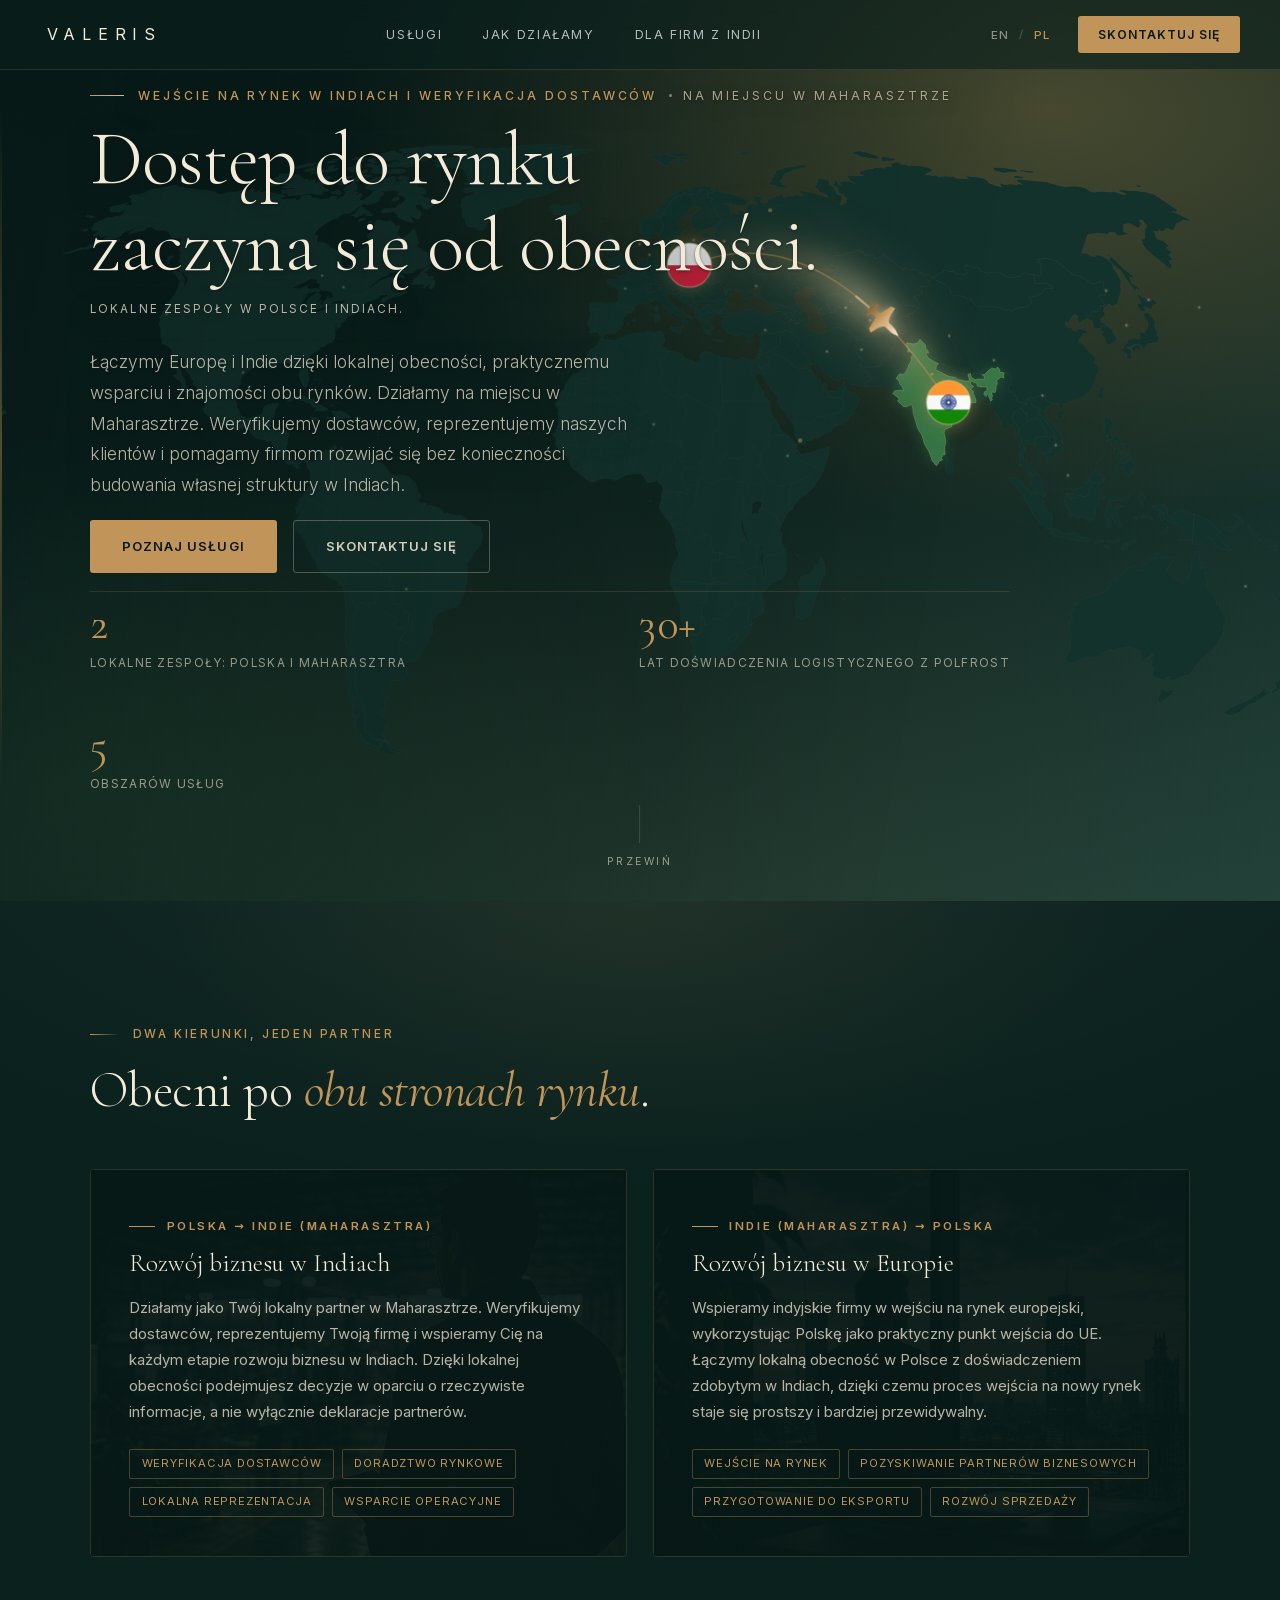
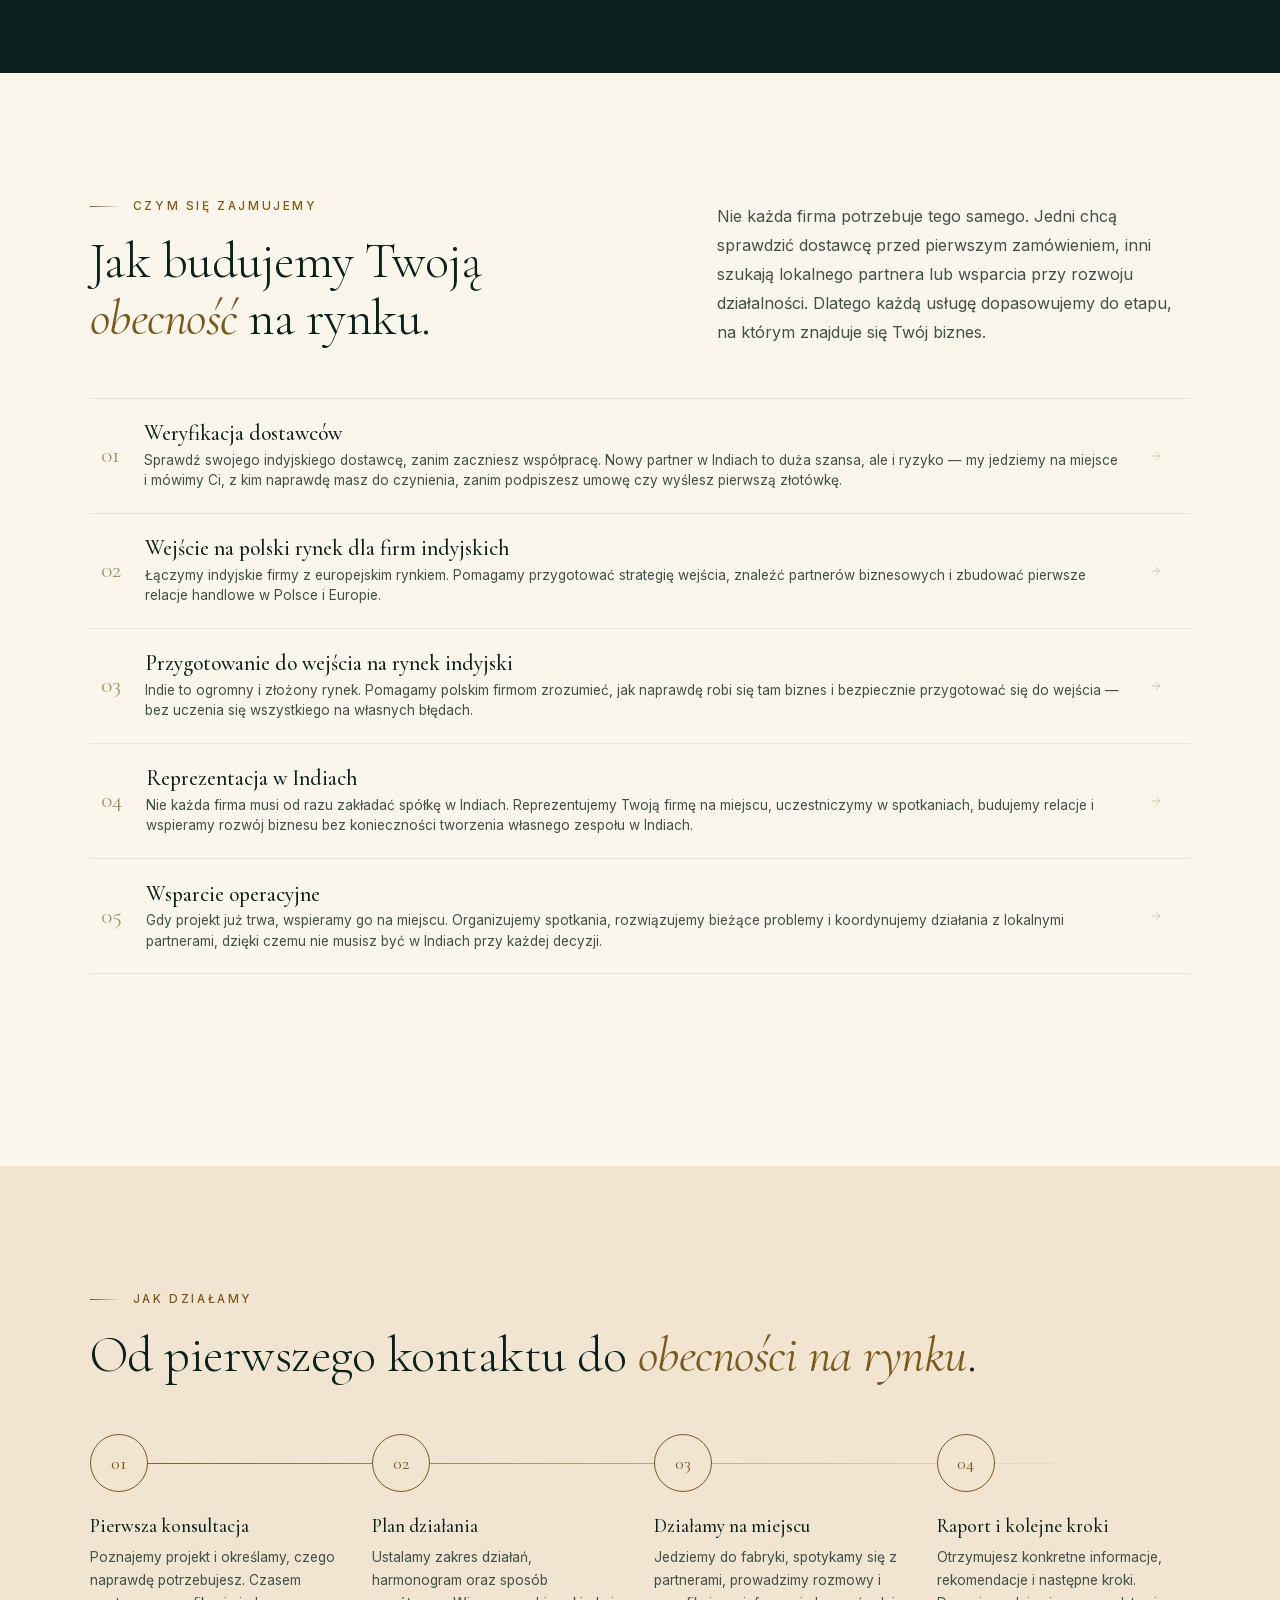
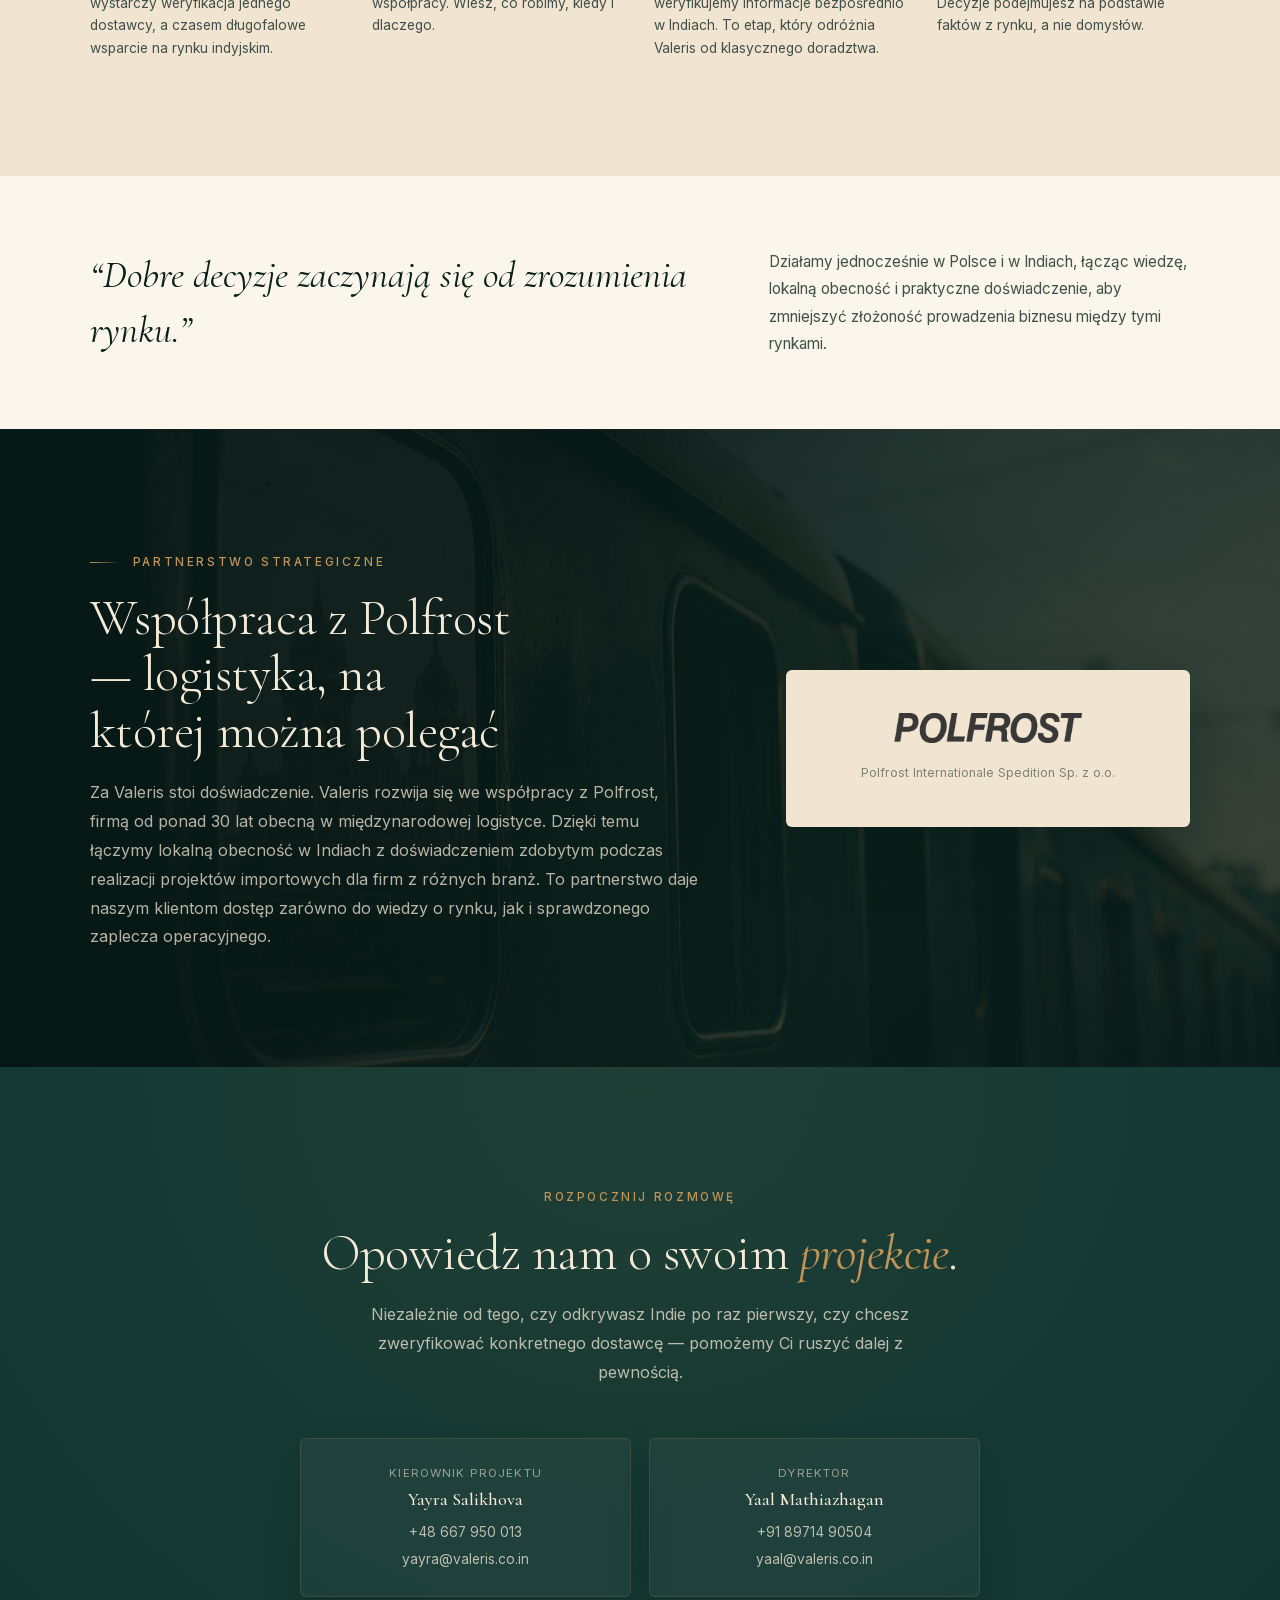
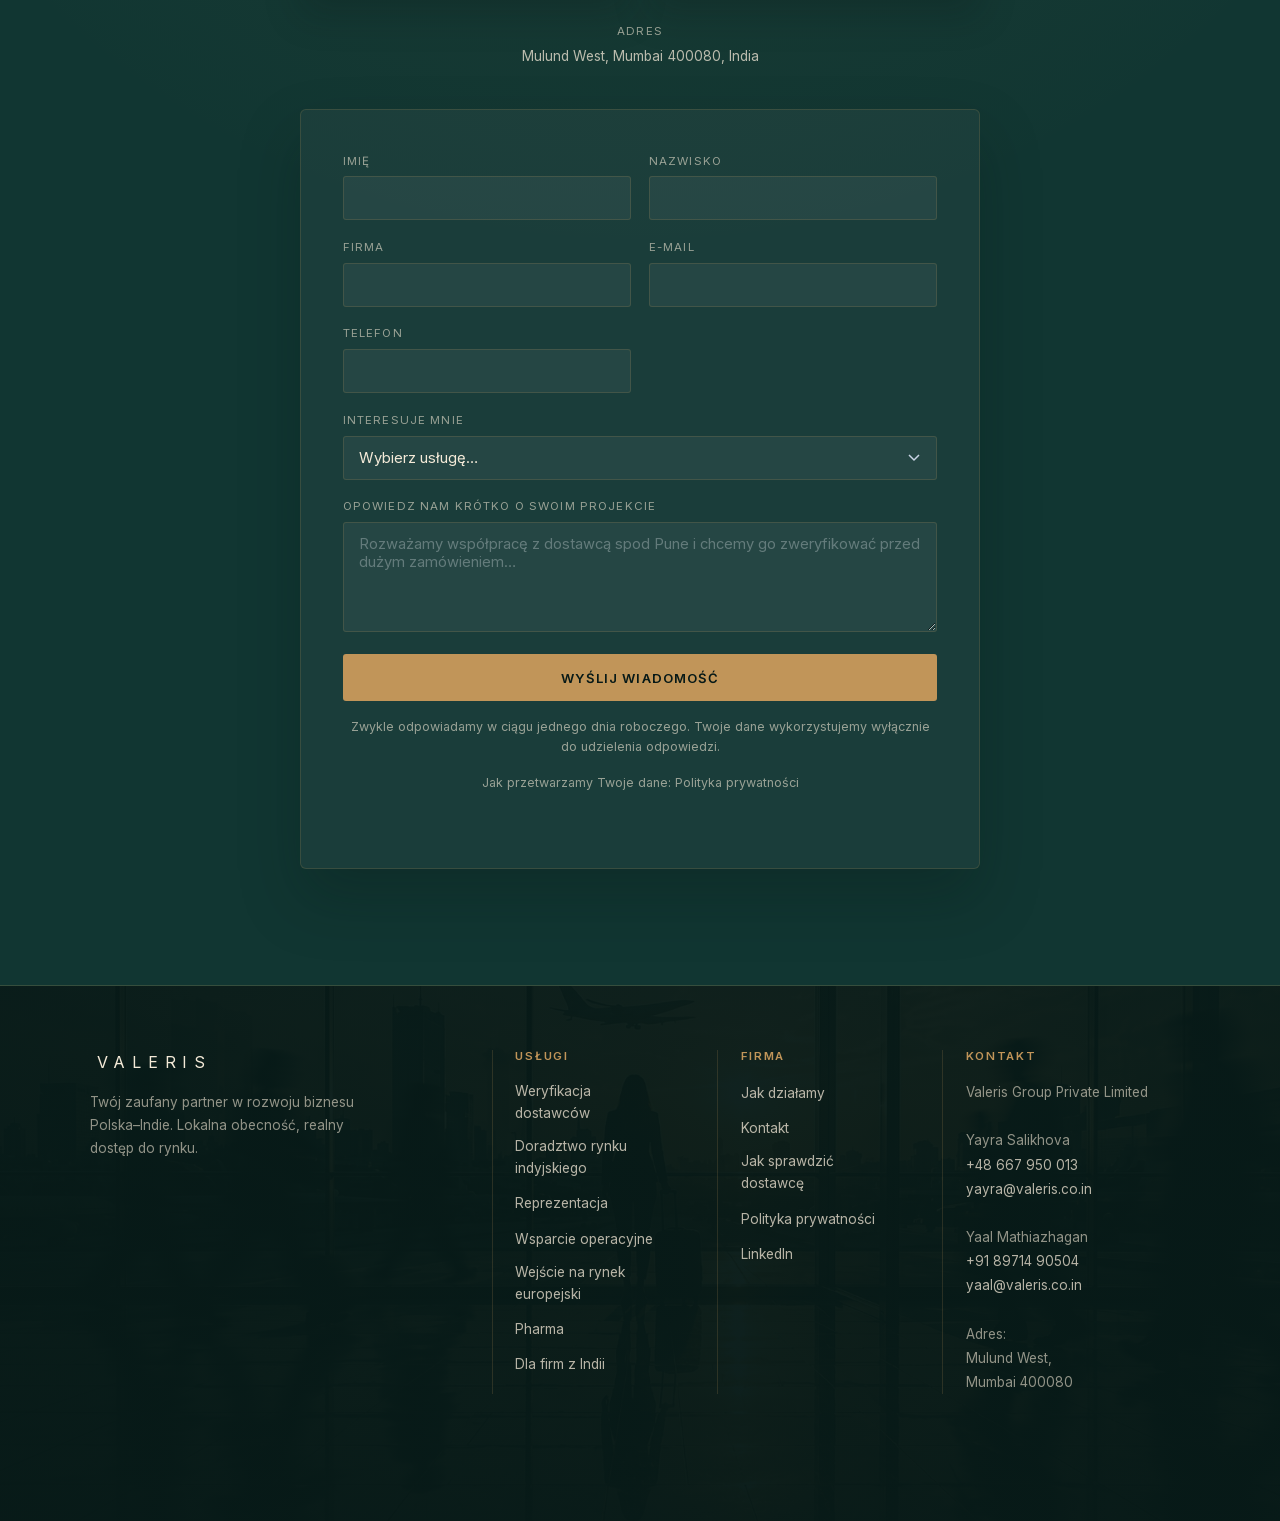
<file: pl/index.html>
<!DOCTYPE html>
<html lang="pl">
<head>
  <meta charset="UTF-8" />
  <meta name="viewport" content="width=device-width, initial-scale=1.0" />

  <title data-i18n="meta.title">Valeris Group — wejście na rynek w Indiach (Maharasztra) i weryfikacja dostawców</title>
  <meta name="description" data-i18n-attr="content" data-i18n="meta.description"
        content="Valeris pomaga polskim firmom sprawdzać dostawców i wchodzić na rynek w indyjskim regionie Maharasztra (Mumbai, Pune), a firmom indyjskim pomaga wejść do Europy przez Polskę. Valeris działa lokalnie, na miejscu." />

  <link rel="canonical" href="https://www.valeris.co.in/pl/" />
  <link rel="alternate" hreflang="en" href="https://www.valeris.co.in/" />
  <link rel="alternate" hreflang="pl" href="https://www.valeris.co.in/pl/" />
  <link rel="alternate" hreflang="x-default" href="https://www.valeris.co.in/" />
  <meta name="robots" content="index, follow, max-image-preview:large" />
  <meta name="theme-color" content="#071917" />

  <!-- Open Graph -->
  <meta property="og:type" content="website" />
  <meta property="og:site_name" content="Valeris Group" />
  <meta property="og:title" data-i18n-attr="content" data-i18n="meta.title" content="Valeris Group — wejście na rynek w Indiach (Maharasztra) i weryfikacja dostawców" />
  <meta property="og:description" data-i18n-attr="content" data-i18n="meta.description" content="Valeris pomaga polskim firmom sprawdzać dostawców i wchodzić na rynek w indyjskim regionie Maharasztra (Mumbai, Pune), a firmom indyjskim pomaga wejść do Europy przez Polskę. Valeris działa lokalnie, na miejscu." />
  <meta property="og:url" content="https://www.valeris.co.in/pl/" />
  <meta property="og:image" content="https://www.valeris.co.in/assets/img/og-image.png" />
  <meta property="og:image:width" content="1200" />
  <meta property="og:image:height" content="630" />
  <meta property="og:locale" content="pl_PL" />
  <meta property="og:locale:alternate" content="en_GB" />

  <!-- Twitter -->
  <meta name="twitter:card" content="summary_large_image" />
  <meta name="twitter:title" data-i18n-attr="content" data-i18n="meta.title" content="Valeris Group — wejście na rynek w Indiach (Maharasztra) i weryfikacja dostawców" />
  <meta name="twitter:description" data-i18n-attr="content" data-i18n="meta.description" content="Valeris pomaga polskim firmom sprawdzać dostawców i wchodzić na rynek w indyjskim regionie Maharasztra (Mumbai, Pune), a firmom indyjskim pomaga wejść do Europy przez Polskę. Valeris działa lokalnie, na miejscu." />
  <meta name="twitter:image" content="https://www.valeris.co.in/assets/img/og-image.png" />

  <!-- Favicons -->
  <link rel="icon" href="/assets/img/favicon.svg" type="image/svg+xml" />
  <link rel="apple-touch-icon" href="/assets/img/favicon.svg" />

  <!-- Organization structured data. -->
  <script type="application/ld+json">
  {
    "@context": "https://schema.org",
    "@type": "ProfessionalService",
    "name": "Valeris Group Private Limited",
    "alternateName": "Valeris",
    "url": "https://www.valeris.co.in/",
    "logo": "https://www.valeris.co.in/assets/img/favicon.svg",
    "image": "https://www.valeris.co.in/assets/img/og-image.png",
    "description": "Valeris helps Polish and Indian companies enter each other's markets, verifying suppliers and representing clients on the ground in Maharashtra and Poland.",
    "email": "yayra@valeris.co.in",
    "telephone": "+48667950013",
    "sameAs": ["https://www.linkedin.com/company/valeris-group-private-limited/"],
    "address": {
      "@type": "PostalAddress",
      "addressLocality": "Mulund West, Mumbai",
      "postalCode": "400080",
      "addressRegion": "Maharashtra",
      "addressCountry": "IN"
    },
    "knowsLanguage": ["en", "pl"],
    "areaServed": ["Maharashtra, India", "Poland", "Europe"],
    "serviceType": [
      "Supplier Verification",
      "Market Entry Consulting",
      "Representation in India",
      "Operational Support",
      "Market Entry into Poland for Indian Companies"
    ]
  }
  </script>

  <style>html,body{background:#071917;margin:0}</style>

  <!-- Self-hosted fonts (no third-party request — GDPR-friendly + faster LCP) -->
  <link rel="preload" as="font" type="font/woff2" href="/assets/fonts/cormorantgaramond-300-normal-latin.woff2" crossorigin />
  <link rel="preload" as="font" type="font/woff2" href="/assets/fonts/cormorantgaramond-400-italic-latin.woff2" crossorigin />
  <link rel="stylesheet" href="/assets/css/fonts.css" />

  <link rel="stylesheet" href="/assets/css/styles.css" />
</head>
<body>
  <a class="skip-link" href="#main">Przejdź do treści</a>

  <!-- ─────────────────────────  NAVIGATION  ───────────────────────── -->
  <header class="site-header" id="siteHeader">
    <div class="header-inner">
      <a href="#hero" class="wordmark" aria-label="Valeris — strona główna">VALERIS</a>

      <nav class="primary-nav" aria-label="Menu główne">
        <ul class="nav-links" id="navLinks">
          <li><a href="#services" data-i18n="nav.services">Usługi</a></li>
          <li><a href="#process"  data-i18n="nav.how">Jak działamy</a></li>
          <li><a href="/india.html" data-i18n="nav.startPoland">Dla firm z Indii</a></li>
          <li class="nav-mobile-cta"><a href="#contact" data-i18n="nav.contact">Kontakt</a></li>
        </ul>
      </nav>

      <div class="header-actions">
        <div class="lang-switch" role="group" aria-label="Język">
          <button type="button" class="lang-btn" data-lang="en" aria-pressed="false">EN</button>
          <span class="lang-sep" aria-hidden="true">/</span>
          <button type="button" class="lang-btn is-active" data-lang="pl" aria-pressed="true">PL</button>
        </div>
        <a href="#contact" class="btn btn-primary btn-sm nav-cta" data-i18n="nav.cta">Skontaktuj się</a>
        <button type="button" class="hamburger" id="hamburger" aria-label="Otwórz menu" aria-expanded="false" aria-controls="navLinks">
          <span></span><span></span><span></span>
        </button>
      </div>
    </div>
  </header>

  <main id="main">
    <!-- ─────────────────────────  HERO  ───────────────────────── -->
    <section id="hero" class="hero">
      <!-- No photography: a premium animated route motif in the brand's own gold/green
           palette replaces it entirely — see .hero::before (ambient gradient) and
           .hero-motif in styles.css. The ROUTE is the primary visual: two nodes
           (Poland, India) joined by a glowing arc (.motif-arc-glow is a wide
           blurred halo behind the crisp .motif-arc line, giving it real visual
           weight rather than a thin hairline), with a small travelling light
           (.motif-flow) along it. A small, clearly-silhouetted plane
           (.motif-plane, one flat polygon with a proper pair of swept wings —
           the actual identifying feature a plane silhouette needs, which the
           previous soft-blob version lacked entirely) rides the same arc via
           <animateMotion>, secondary to the route, not dominating it. -->
      <svg class="hero-motif" viewBox="0 0 1440 900" preserveAspectRatio="xMidYMid slice" aria-hidden="true" role="presentation">
        <defs>
          <linearGradient id="motifFlowGradient" x1="0%" y1="0%" x2="100%" y2="0%">
            <stop offset="0%" stop-color="#C19559" stop-opacity="0"/>
            <stop offset="50%" stop-color="#F1D8A8" stop-opacity="1"/>
            <stop offset="100%" stop-color="#C19559" stop-opacity="0"/>
          </linearGradient>
          <!-- Nose (x=100%, positive local x) bright, tail (x=0%) deeper --
               matches the plane path below, which is drawn nose-at-+x so
               rotate="auto" orients it correctly along the route. -->
          <linearGradient id="planeBodyGradient" x1="100%" y1="0%" x2="0%" y2="0%">
            <stop offset="0%" stop-color="#FFF3DC"/>
            <stop offset="55%" stop-color="#D9AF74"/>
            <stop offset="100%" stop-color="#8A6530"/>
          </linearGradient>
          <!-- Glow strongest at the arc's midpoint, fading toward both ends. -->
          <linearGradient id="arcGlowGradient" x1="0%" y1="0%" x2="100%" y2="100%">
            <stop offset="0%" stop-color="#C19559" stop-opacity="0.12"/>
            <stop offset="50%" stop-color="#F1D8A8" stop-opacity="0.7"/>
            <stop offset="100%" stop-color="#C19559" stop-opacity="0.12"/>
          </linearGradient>
          <clipPath id="flagClipPoland"><circle cx="0" cy="0" r="22"/></clipPath>
          <clipPath id="flagClipIndia"><circle cx="0" cy="0" r="22"/></clipPath>
        </defs>
        <!-- Everything else (map, route, guide path, flags, plane, particles) lives
             inside this one group so a mobile breakpoint can pan+zoom the whole
             composition onto just the Poland-India corridor via a plain CSS
             transform (see .motif-viewport in styles.css) without touching any of
             the underlying geometry -- desktop gets no transform here at all (the
             default, unchanged xMidYMid-slice full-width framing described below). -->
        <g class="motif-viewport">
        <!-- Real world map country paths (Poland, India, and every other country),
             MIT-licensed data from simplemaps.com via github.com/sirLisko/world-map-country-shapes
             (fetched 2026-07, attribution appreciated though not required by MIT).
             Full hero width per the reference: fit by width (scale=1440/2000=0.72),
             unrotated, nothing cropped, letterboxed vertically. Poland/India sit
             at their real, unshifted position under this exact transform -- no
             independent repositioning, per the brief. The one real risk this
             creates (India's marker sitting close to the right edge at unusually
             tall/narrow aspect ratios, e.g. tablet-landscape 1024x768) is handled
             per-breakpoint in CSS (see the aspect-ratio media query in
             styles.css), not by faking the geography. -->
        <g class="motif-worldmap" transform="translate(0 89.64) scale(0.72)">
          <path class="worldmap-country" d="M985.4 301.7l.1-.2.1-.2v-.1l-.2-.1-.7-.2-.3-.1-.2.1-.2.2-.1.3.1.1v.4l.1.2h.4l.3-.1.5-.3h.1z"/>
          <path class="worldmap-country" d="M1283.9 408.6l-1.3-2.2-3 3.9-3.7 4.1-3.3 4.3-3.3-.2-4.6-.2-4.2 1-.3-1.7-1 .3.4 1.5 2.6 6.4 16.8 3.2 1-1.3-.1-2.6 1.4-2.6-.3-2.6 2.4-1.3-1.1-.8.1-4.2h2.8l-1.3-5z"/>
          <path class="worldmap-country" d="M1369.9 333.8h-5.4l-3.8-.5-2.5 2.9-2.1.7-1.5 1.3-2.6-2.1-1-5.4-1.6-.3v-2l-3.2-1.5-1.7 2.3.2 2.6-.6.9-3.2-.1-.9 3-2.1-1.3-3.3 2.1-1.8-.8-4.3-1.4h-2.9l-1.6-.2-2.9-1.7-.3 2.3-4.1 1.2.1 5.2-2.5 2-4 .9-.4 3-3.9.8-5.9-2.4-.5 8-.5 4.7 2.5.9-1.6 3.5 2.7 5.1 1.1 4 4.3 1.1 1.1 4-3.9 5.8 9.6 3.2 5.3-.9 3.3.8.9-1.4 3.8.5 6.6-2.6-.8-5.4 2.3-3.6h4l.2-1.7 4-.9 2.1.6 1.7-1.8-1.1-3.8 1.5-3.8 3-1.6-3-4.2 5.1.2.9-2.3-.8-2.5 2-2.7-1.4-3.2-1.9-2.8 2.4-2.8 5.3-1.3 5.8-.8 2.4-1.2 2.8-.7-1.4-1.9z"/>
          <path class="worldmap-country" d="M634.3 463.8l.2-.1V463.4l-.1-.1-.1-.2-.4-.2-.5.5v.2l.1.3.6.1.2-.2zm.2-3.5v-.5l-.1-.2h-.3l-.1-.1h-.1l-.1.1.1.6.5.3.1-.2z"/>
          <path class="worldmap-country" d="M627.9 456.2l.1-.2-.2-.1-.8.5v.1l.9-.3z"/>
          <path class="worldmap-country" d="M1077.5 300.5l-2 3.1.5 1.9 1 1-.5 1.9-.1 4.3.7 3 3 2.1.2 1.4 1 .4 2.1-3 .1-2.1 1.6-.9V312l-2.3-1.6-.9-2.6.4-2.1-.5-2.3-1.3-.6-1.3-1.6-1.3.5-.4-1.2z"/>
          <path class="worldmap-country" d="M1219 325.1l-.9-4.4-2.5-1.1-2.5-1.7 1-2-3.1-2.2.7-1.5-2.2-1.1-1.4-1.7-6.9 1 1.3 2.2v3.1l4.2 1.5 2.4 1.9 1-.2 1.8 1.7h2.3l.2 1 2.8 3.7 1.8-.2z"/>
          <path class="worldmap-country" d="M1068.3 609.6l-16.6-.1-1.9.7-1.7-.1-2.3.9-.5 1.2 2.8 4 1.1 4.3 1.6 6.1-1.7 2.6-.3 1.3 1.3 3.8 1.5 3.9 1.6 2.2.3 3.6-.7 4.8-1.8 2.8-3.3 4.2-1.3 2.6-1.9 5.7-.3 2.7-2 5.9-.9 5.5.5 4 2.7-1.2 3.3-1 3.6.1 3.2 2.9.9-.4 22.5-.3 3.7 3 13.4.9 10.3-2.5-3.5-4-3.6-5.2.8-20.3 11.6.1-.5-2.2.9-2.4-.9-3 .7-3-.5-2-2.6-.4-3.5 1-2.4-.2-1.4.6.5-7.6-1.9-2.3-.3-4 .9-3.8-1.2-2.4v-4h-6.8l.5-2.3h-2.9l-.3 1.1-3.4.3-1.5 3.7-.9 1.6-3-.9-1.9.9-3.7.5-2.1-3.3-1.3-2.1-1.6-3.8-1.3-4.7zm-21.8-1.3l.2-2.7.9-1.7 2-1.3-2-2.2-1.8 1.1-2.2 2.7 1.4 4.8 1.5-.7z"/>
          <path class="worldmap-country" d="M669.8 920.7l.9-3-7.3-1.5-7.7-3.6-4.3-4.6-3-2.8 5.9 13.5h5l2.9.2 3.3 2.1 4.3-.3zm-50.4-208.1l-7.4-1.5-4 5.7.9 1.6-1.1 6.6-5.6 3.2 1.6 10.6-.9 2 2 2.5-3.2 4-2.6 5.9-.9 5.8 1.7 6.2-2.1 6.5 4.9 10.9 1.6 1.2 1.3 5.9-1.6 6.2 1.4 5.4-2.9 4.3 1.5 5.9 3.3 6.3-2.5 2.4.3 5.7.7 6.4 3.3 7.6-1.6 1.2 3.6 7.1 3.1 2.3-.8 2.6 2.8 1.3 1.3 2.3-1.8 1.1 1.8 3.7 1.1 8.2-.7 5.3 1.8 3.2-.1 3.9-2.7 2.7 3.1 6.6 2.6 2.2 3.1-.4 1.8 4.6 3.5 3.6 12 .8 4.8.9 2.2.4-4.7-3.6-4.1-6.3.9-2.9 3.5-2.5.5-7.2 4.7-3.5-.2-5.6-5.2-1.3-6.4-4.5-.1-4.7 2.9-3.1 4.7-.1.2-3.3-1.2-6.1 2.9-3.9 4.1-1.9-2.5-3.2-2.2 2-4-1.9-2.5-6.2 1.5-1.6 5.6 2.3 5-.9 2.5-2.2-1.8-3.1-.1-4.8-2-3.8 5.8.6 10.2-1.3 6.9-3.4 3.3-8.3-.3-3.2-3.9-2.8-.1-4.5-7.8-5.5-.3-3.3-.4-4.2.9-1.4-1.1-6.3.3-6.5.5-5.1 5.9-8.6 5.3-6.2 3.3-2.6 4.2-3.5-.5-5.1-3.1-3.7-2.6 1.2-.3 5.7-4.3 4.8-4.2 1.1-6.2-1-5.7-1.8 4.2-9.6-1.1-2.8-5.9-2.5-7.2-4.7-4.6-1-11.2-10.4-1-1.3-6.3-.3-1.6 5.1-3.7-4.6z"/>
          <path class="worldmap-country" d="M1060.2 264l-2.3-1.2-2.3.3-4-1.9-1.7.5-2.6 2.5-3.8-2-1.5 2.9-1.7.8 1 4-.4 1.1-1.7-1.3-2.4-.2-3.4 1.2-4.4-.3-.6 1.6-2.6-1.7-1.5.3.2 1.1-.7 1.6 2.3 1.1 2.6.2 3.1.9.5-1.2 4.8-1.1 1.3 2.2 7.2 1.6 4.2.4 2.4-1.4 4.3-.1.9-1.1 1.3-4-1.1-1.3h2.8l.2-2.6-.7-2.1.3-.8z"/>
          <path class="worldmap-country" d="M1726.7 832l-3-.5-1.9 2.9-.6 5.4-2.1 4-.5 5.3 3 .2.8.3 6.6-4.3.6 1.7 4-4.9 3.2-2.2 4.5-7.3-2.8-.5-4.8 1.2-3.4.9-3.6-2.2zm50.1-172.3l.5-2.3.1-3.6-1.6-3.2.1-2.7-1.3-.8.1-3.9-1.2-3.2-2.3 2.4-.4 1.8-1.5 3.5-1.8 3.4.6 2.1-1.2 1.3-1.5 4.8.1 3.7-.7 1.8.3 3.1-2.6 5-1.3 3.5-1.7 2.9-1.7 3.4-4.1 2.1-4.9-2.1-.5-2-2.5-1.6h-1.6l-3.3-3.8-2.5-2.2-3.9-2-3.9-3.5-.1-1.8 2.5-3.1 2.1-3.2-.3-2.6 1.9-.2 2.5-2.5 2-3.4-2.2-3.2-1.5 1.2-2-.5-3.5 1.8-3.2-2-1.7.7-4.5-1.6-2.7-2.7-3.5-1.5-3.1.9 3.9 2.1-.3 3.2-4.8 1.2-2.8-.7-3.6 2.2-2.9 3.7.6 1.5-2.7 1.7-3.4 5.1.6 3.5-3.4-.6h-3.5l-2.5-3.8-3.7-2.9-2.8.8-2.6.9-.3 1.6-2.4-.7-.3 1.8-3 1.1-1.7 2.5-3.5 3.1-1.4 4.8-2.3-1.3-2.2 3.1 1.5 3-2.6 1.2-1.4-5.5-4.8 5.4-.8 3.5-.7 2.5-3.8 3.3-2 3.4-3.5 2.8-6.1 1.9-3.1-.2-1.5.6-1.1 1.4-3.5.7-4.7 2.4-1.4-.8-2.6.5-4.6 2.3-3.2 2.7-4.8 2.1-3.1 4.4.4-4.8-3.1 4.6-.1 3.7-1.3 3.2-1.5 1.5-1.3 3.7.9 1.9.1 2 1.6 5-.7 3.3-1-2.5-2.3-1.8.4 5.9-1.7-2.8.1 2.8 1.8 5-.6 5 1.7 2.5-.4 1.9.9 4.1-1.3 3.6-.3 3.6.7 6.5-.7 3.7-2.2 4.4-.6 2.3-1.5 1.5-2.9.8-1.5 3.7 2.4 1.2 4 4.1h3.6l3.8.3 3.3-2.1 3.4-1.8 1.4.3 4.5-3.4 3.8-.3 4.1-.7 4.2 1.2 3.6-.6 4.6-.2 3-2.6 2.3-3.3 5.2-1.5 6.9-3.2 5 .4 6.9-2.1 7.8-2.3 9.8-.6 4 3.1 3.7.2 5.3 3.8-1.6 1.5 1.8 2.4 1.3 4.6-1.6 3.4 2.9 2.6 4.3-5.1 4.3-2.1 6.7-5.5-1.6 4.7-3.4 3.2-2.5 3.7-4.4 3.5 5.2-1.2 4.7-4.4-.9 4.8-3.2 3.1 4.7.8 1.3 2.6-.4 3.3-1.5 4.9 1.4 4 4 1.9 2.8.4 2.4 1 3.5 1.8 7.2-4.7 3.5-1.2-2.7 3.4 2.6 1.1 2.7 2.8 4.7-2.7 3.8-2.5 6.3-2.7 6-.2 4.2-2.3.9-2 3-4.5 3.9-4.8 3.6-3.2 4.4-5.6 3.3-3.1 4.4-5 5.4-3.1 5-5.8 3.1-4.5 1.4-3.6 3.8-5.7 2.1-2.9 2.5-5.7-.7-5.4 1.7-3.9 1.1-3.7v-5.1l-2.8-5.1-1.9-2.5-2.9-3.9.7-6.7-1.5 1-1.6-2.8-2.5 1.4-.6-6.9-2.2-4 1-1.5-3.1-2.8-3.2-3-5.3-3.3-.9-4.3 1.3-3.3-.4-5.5-1.3-.7-.2-3.2-.2-5.5 1.1-2.8-2.3-2.5-1.4-2.7-3.9 2.4-1.2-5z"/>
          <path class="worldmap-country" d="M586.6 492.9l-.1-.1-.3-.6-.3-.3-.1.1-.1.3.3.3.3.4.3.1v-.2z"/>
          <path class="worldmap-country" d="M1210.1 318.9l-1 .2 1.2 2.4 3.2 2.9 3.7.9-2.8-3.7-.2-1h-2.3l-1.8-1.7zm10.4-9.3l-4.3-3.8-1.5-.2-1.1.9 3.2 3.4-.6.7-2.8-.4-4.2-1.8-1.1 1 1.4 1.7 2.2 1.1-.7 1.5 3.1 2.2-1 2 2.5 1.7 2.5 1.1.9 4.4 5.3-4.7 1.9-.5 1.9 1.9-1.2 3.1 3.8 3.4 1.3-.3-.8-3.2 1.7-1.5.4-2.2-.1-5 4.2-.5-2-1.7-2.5-.2-3.5-4.5-3.4-3.2-2.6 2.5-.5 1.5-2.4-.4z"/>
          <path class="worldmap-country" d="M1062.2 284.9l-2.3.1-1 1.3-1.9-1.4-.9 2.5 2.7 2.9 1.3 1.9 2.5 2.3 2 1.4 2.2 2.5 4.7 2.4.4-3.4 1.5-1.4.9-.6 1.2-.3.5-2.9-2.7-2.3 1-2.7h-1.8l-2.4-1.4-3.5.1-4.4-1z"/>
          <path class="worldmap-country" d="M644.9 488.9l.4-.4-.3-.3-.6-.8-.3.1v1l.1.3.5.3.2-.2z"/>
          <path class="worldmap-country" d="M1486.5 431.9l-4.5-10.1-1.5.1-.2 4-3.5-3.3 1.1-3.6 2.4-.4 1.6-5.3-3.4-1.1-5 .1-5.4-.9-1.2-4.4-2.7-.4-4.8-2.7-1.2 4.3 4.6 3.4-3.1 2.4-.8 2.3 3.7 1.7-.4 3.8 2.6 4.8 1.6 5.2 2.2.6 1.7.7.6-1.2 2.5 1.3 1.3-3.5-.9-2.6 5.1.2 2.8 3.7 1.5 3.1.8 3.2 2 3.3-1.1-5.1 2.1 1-.5-4.6z"/>
          <path class="worldmap-country" d="M1000.7 246.2l-4.4 1.3-3.6-.5-3.8 1.2.7 2.2 2.2.1 2.4 2.4 3.4 2.9 2.5-.4 4.4 2.8.4-3.5 1.3-.2.4-4.2-2.8-1.4-3.1-2.7z"/>
          <path class="worldmap-country" d="M978.8 477.2h-3.6l-1.4-1.2-3 .9-5.2 2.6-1.1 2-4.3 2.9-.8 1.6-2.3 1.3-2.7-.9-1.6 1.6-.8 4.4-4.5 5.2.2 2.2-1.6 2.7.4 3.7 2.5 1.4 1 2.1 2.5 1.3 1.9-1.6 2.7-.2 3.8 1.6-.8-4.8.2-3.6 9.7-.3 2.4.5 1.8-1 2.6.5 4.9.1 1.9-.7 1.2-2.8 2.7-.6 1.2-1.9.1-4.4-6.4-1.4-.2-3.1-3.1-4.1-.8-2.9.5-3.1z"/>
          <path class="worldmap-country" d="M1121.6 294.3l-3-.7-4-2.2-5.8 1.4-2.3 1.6-7.5-.3-4-1-1.9.5-1.8-2.6-1.1 1.4.7 2.3 2.8 2.6-1.7 1.9-.7 2 .6.7-.7.9 2.8 2 .8 4.1 3.8.2 3.9-1.7 3.9 2.1 4.6-.6-.3-3 5-2 4.5.8-2.1-3.5 1.3-4.4 2.2-2.5z"/>
          <path class="worldmap-country" d="M1148.2 590l-.3-2.5-3-.4-1.7 3.6-3.5-.5 1.4 2.9.1 1.1 2 6.1-.1.3.6-.1 2.1-2.3 2.2-3.3 1.4-1.4v-2l-1.2-1.5z"/>
          <path class="worldmap-country" d="M996.9 498l-4.3-3.7h-2l-1.9 1.9-1.2 1.9-2.7.6-1.2 2.8-1.9.7-.7 3.3 1.7 1.9 2 2.3.2 3.1 1.1 1.3-.2 14.6 1.4 4.4 4.6-.8.3-10.2-.1-4.1 1-4 1.7-1.9 2.7-4-.6-1.7 1.1-2.5-1.2-3.8.2-2.1z"/>
          <path class="worldmap-country" d="M630.2 366.8l.4-.6h-.1l-.5.5-.6.2.1.1h.1l.6-.2z"/>
          <path class="worldmap-country" d="M1617.8 543.4l2.7 3.3 1.1-2.2 2.7.2.1-4.1.1-3.1-4.6 3.5-2.1 2.4z"/>
          <path class="worldmap-country" d="M655.7 700.5l1.6-1.3-.8-3.6 1.3-2.8.5-5-1.6-4-3.2-1.7-.8-2.6.6-3.6-10.7-.3-2.7-7.4 1.6-.1-.3-2.8-1.2-1.8-.5-3.7-3.3-1.9-3.5.1-2.5-1.9-3.8-1.2-2.4-2.4-6.3-1-6.4-5.7.3-4.3-.9-2.5.4-4.7-7.3 1.1-2.8 2.3-4.8 2.6-1.1 1.9-2.9.2-4.2-.6 5.5 10.3-1.1 2.1.1 4.5.3 5.4-1.9 3.2 1.2 2.4-1.1 2.1 2.8 5.3-2.8 6.9 3.1 4.3 1.2 4.6 3.2 2.7-1.1 6.2 3.7 7.1 3.1 8.8 3.8-.9 4-5.7 7.4 1.5 3.7 4.6 1.6-5.1 6.3.3 1 1.3 1.5-7.6-.2-3.4 2.1-5.6 9.5-1.9 5.1.1 5.4 3.3.3 1.9z"/>
          <path class="worldmap-country" d="M659 560.1l-1.4.2-3.1-.5-1.8 1.7-2.6 1.1-1.7.2-.7 1.3-2.7-.3-3.5-3-.3-2.9-1.4-3.3 1-5.4 1.6-2.2-1.2-3-1.9-.9.8-2.8-1.3-1.5-2.9.3.7 1.8-2.1 2.4-6.4 2.4-4 1-1.7 1.5-4.4-1.6-4.2-.8-1 .6 2.4 1.6-.3 4.3.7 4 4.8.5.3 1.4-4.1 1.8-.7 2.7-2.3 1-4.2 1.5-1.1 1.9-4.4.5-3-3.4-1.1.8-1-3.8-1.6-2-1.9 2.2-10.9-.1v3.9l3.3.7-.2 2.4-1.1-.6-3.2 1v4.6l2.5 2.4.9 3.6-.1 2.8-2.2 17.4-5.1-.3-.7 1-4.6 1.2-6.2 4.3-.4 3-1.3 2.2.7 3.4-3.3 1.9.1 2.7-1.5 1.1 2.6 5.8 3.3 3.8-1 2.8 3.7.3 2.3 3.4 4.9.2 4.4-3.8.2 9.7 2.6.7 3-1.1 4.2.6 2.9-.2 1.1-1.9 4.8-2.6 2.8-2.3 7.3-1.1-.4 4.7.9 2.5-.3 4.3 6.4 5.7 6.3 1 2.4 2.4 3.8 1.2 2.5 1.9 3.5-.1 3.3 1.9.5 3.7 1.2 1.8.3 2.8-1.6.1 2.7 7.4 10.7.3-.6 3.6.8 2.6 3.2 1.7 1.6 4-.5 5-1.3 2.8.8 3.6-1.6 1.3 1.9 3.6.4 8.6 6 1.2 2.1-1.2 3.9 1.7 1.2 1.9 1 5.8.9 2.5 2 .3 2-1.1 2.1 1.2.3 3.5-.3 3.8-.7 3.6 2.6-1.2 3.1 3.7.5 5.1-4.2 3.5-3.3 2.6-5.3 6.2-5.9 8.6 3.4-.7 6.2 4.9 1.9-.2 6.2 4.1 4.8 3.5 3.8 4.3-1.9 3 2.1 3.7 2.9-3.7 1.5-6 3.2-3 3.9-5 4.5-11.2 3.4-3.5.8-3.1.3-6.4-1.3-3.5.3-4.8 4.1-6.3 6-5.1 6-1.8 3.6-2.9 8.5-2.4h5.9l1.1-3.8 4.2-2.8.6-6.5 5.1-8.3.5-8.5 1.6-2.6.3-4.1 1.1-9.9-1-11.9 1.4-4.7 1.4-.1 3.9-5.5 3.3-7.2 7.7-8.8 2.7-4.2 2-10.5-1-3.9-2-8.1-2.1-2-4.8-.2-4.3-1.9-7.3-7.1-8.4-5.3-8.4.3-10.9-3.4-6.5 2 .8-3.5-2.7-3.8-9.4-3.8-7.1-2.3-4.2 4.1-.3-6.3-9.9-1-1.7-2 4.2-5.2-.1-4.4-3-1-3-11.2-1.3-3.5-1.9.3-3.5 5.8-1.8 4.7-2.1 2.4-2.7.5-.8-1.8-1.2-.3-1.8 1.8-2.4-1.3-3.2-1.4-2.7.7-2.3-.6-.5 1.8.9 1.3-.5 1.3-3.1-.5z"/>
          <path class="worldmap-country" d="M574.4 437.3l.2-.6-.3-.1-.5.7-.6.3h-.3l-.7-.3h-.5l-.4.5-.6.1.1.1v.2l-.2.3v.2l.1.3 1.5-.1 1.3-.2.7-.9.2-.5zm.8-2l-.4-.3-.4.3.1.3.7-.3zm0-5.8l-.4-.2-.3.5.3.1.7-.1.5.1.5.4.3-.2-.1-.1-.4-.3-.6-.1h-.2l-.3-.1zm-6.6 1.3l.7-.6.7-.3.9-1.1-.1-.9.2-.4-.6.1-.1.3-.1.3.3.4v.2l-.2.4-.3.1-.1.2-.3.1-.4.5-.8.6-.2.3.4-.2zm1.2-3.2l-.6-.2-.2-.4-.4-.1-.1.2v.2l.1.4.2-.1.8.4.4-.3-.2-.1zm-4.1-1.1v-.7l-.4-.5-.6-.4-.1-1.2-.3-.7-.2-.6-.4-.8v.5l.1.1.1.6.4.9.1.4-.1.4-.4.1-.1.2.5.3.8.3.5 1.3.1-.2zm-4.1-3.5l-.5-.3-.2-.3-.7-.7-.3-.1-.2.4.4.1.9.7.4.2h.2zm7.3-4l-.1-.3h-.1l-.3.1-.3.9h.3l.5-.7zm-17.6-1.1l-.2-.3-.3.2h-.5l-.2.1h-.4l-.3.2.4.8.3.3.1 1 .2.1-.1.7 1.1.1.4-.8V418.6l-.3-.5-.4.6-.4-.3.6-.4v-.1zm12.9.3l-1-1.4v-.2l-.5-1.5-.3-.1-.1.1-.1.2.4.4v.4l.3.2.4 1.1.4.4-.1.3-.4.3-.1.2h.1l.6-.1h.4v-.3zm-10.5-5.2l.5-.2-.3-.2h-.7l-.4.1-.2.2.1.1.4.1.6-.1zm-2.4 2l-.5-.6-.3-.9-.2-.4.1-.5-.3-.4-.6-.4-.3.1.1 1.1-.2.6-.8 1.1.1.4.1.2-.5.4v-.3l-.6.1.3.5.6.4.3.1.3-.2v.5l.3.4.1.4.3-.3.6-.2.2-.2.7-.4v-.2l.1-.6.1-.7zm6.7-5l-.3-.5-.1.1-.1.4-.3.4.5-.1.4.1.6.5.7.2.3.6.6.6v.6l-.4.6-.1.7-.6.1.1.1.3.3.1.4.2.2v-.7l.3-.8.4-1.3-.1-.3-.3-.3-.7-.9-.7-.3-.8-.7zm-8.8-7.9l-.5-.4-.2.4v.1l-.1.3-.5.4-.5.1-.7-.6-.2-.1.8 1.1.3.1h.4l.9-.3 1.6-.5 1.7-.2.1-.2-.1-.3-.8.2-1-.1-.2.2h-.4l-.6-.2zm6.1 5.2l.2-.3.4-1.8.8-.6.1-1.2-.5-.5-.4-.2-.1-.2.1-.2-.2-.1-.3-.2-.4-.6-.4-.4-.7-.1-.6-.1-.4-.1-.5.3h.8l1.5.3.7 1.5.5.4.1.4-.2.4v.4l-.3.5-.1.8-.3.4-.7.5.4.2.3.6.2-.1z"/>
          <path class="worldmap-country" d="M1474.7 395.5l-2.7-1.8-2.9-.1-4.2-1.5-2.6 1.6-2.6 4.8.3 1.2 5.5 2.5 3.2-1 4.7.4 4.4-.2-.4-3.9-2.7-2z"/>
          <path class="worldmap-country" d="M1116.7 685l-1-.5-3.2 1.5h-1.6l-3.7 2.5-2-2.6-8.6 2.2-4.1.2-.9 22.7-5.4.2-.6 18.5 1.4 1 3 6.1-.7 3.8 1.1 2.3 4-.7 2.8-2.8 2.7-1.9 1.5-3.1 2.7-1.5 2.3.8 2.5 1.8 4.4.3 3.6-1.5.6-2 1.2-3 3-.5 1.7-2.4 2-4.3 5.2-4.7 8-4.7-3.4-2.9-4.2-.9-1.5-4.1.1-2.2-2.3-.7-6-7-1.6-3.7-1.1-1.1-1.9-5.1z"/>
          <path class="worldmap-country" d="M1112.8 219.4l-5.2-1.5-4.6 2.3-2.6 1 .9 2.6-3.5 2-.5 3.4-4.8 2.2h-4.6l.6 2.7 1.7 2.3.3 2.4-2.7 1.2 1.9 2.9.5 2.7 2.2-.3 2.4-1.6 3.7-.2 5 .5 5.6 1.5 3.8.1 2 .9 1.6-1.1 1.5 1.5 4.3-.3 2 .6-.2-3.1 1.2-1.4 4.1-.3-2-3.9-1.5-2 .8-.6 3.9.2 1.6-1.3-1.7-1.6-3.4-1.1.1-1.1-2.2-1.1-3.7-3.9.6-1.6-1-2.9-4.8-1.4-2.3.7-1-1.4z"/>
          <path class="worldmap-country" d="M482.5 471.1l1.4-2.2 1-.2 1.3-1.7 1-3.2-.3-.6.9-2.3-.4-1 1.3-2.7.3-1.8h-1.1l.1-.9h-1l-2.5 3.9-.9-.8-.7.3-.1 1-.7 5-1.2 7.2h1.6z"/>
          <path class="worldmap-country" d="M659 276.7l-.7-3-2.5 1.9.5 2.1 5.6 2.6 1.9-.4 3.3-2.5-4.7.1-3.4-.8zm14.4-15.9l.2-1.1-4.1-2.6-5.9-1.6-1.9.6 3.5 2.9 5.7 1.9 2.5-.1zm-305.3 3.7l.2-3.4-3.2-2.6-.4-2.9-.1-2.1-4.1-.7-2.4-.9-4.1-1.4-1.4 1.5-.6 3.3 4.3 1.1-.4 1.8 2.9 2.2v2.2l6.3 2.8 3-.9zM704.2 251l3.9-3.8 1.4-1.7-2.1-.3-4.9 2.2-4.2 3.5-8.1 9.8-5.3 3.7 1.6 1.7-3.8 2.2.2 1.9 9.6.1 5.4-.3 4.4 1.5-4.4 2.9 2.9.2 7.3-5.4 1.2.8-2.5 5.1 3 1.2 2.3-.2 3.5-5.5-.5-3.9.3-3.3-3.7 1.1 2.8-4.6-4.3-1.9-2.7 1.5-3.9-1.7 2.4-2.1-2.9-1.3-3.8 2 4.9-5.4zm-356.8-21.2l-1.9 2-1.4 2.6.9 1.9-.6 2.8.7 2.8h1.9l-.2-4.9 7.1-6.9-4.9.5-1.6-.8zm280.9-47l-.4-1.2-1.7-.1-2.8 1.7-.4.4.1 1.7 1.7.5 3.5-3zm-9.6-3.2l.8-1.1-6-.1-4.9 2.7v1.5l3 .2 7.1-3.2zm-3.1-16.6l-2.7-.5-5 5.2-3.6 4.4-5.7 2.8 6.3-.6-.8 3.4 8.2-3 6.2-3 .8 2.6 5.9 1.3 4.9-1.8-1.9-1.8-3.4.4 1.3-2.7-3.7-1.7-3.4-1.9-1.5-1.5-2.8.9.9-2.5zm44.6-8.2l3.7-1.7 1-.7 1.4-2.3-2.3-1.5-4.2.7-3.8 3.1-.7 2.6 4.9-.2zm-73.8-10.7l-.8-2-.3-1-1.6-1-3-1.5-4.9 2.3-5 1.7 3.5 2.4 3.8-.6 4.1 1.6 4.2-1.9zm22.4-2.1l-6.6-1 5.7-2.6-.4-6-1.9-2.3-4.5-.8-8.1 3.8-5.5 5.8 2.9 2.1 1.6 3.3-6.3 5.5-3.2-.2-6.2 4.4 4.2-5.2-4.8-1.8-4.5.9-2.4 3.4-5.9-.1-7.2.8-5.1-2.4-5 .4-1.5-2.9-2.1-1.3-3.8.5-5.2.3-4.4 1.8 2 2.3-7 2.8-1.4-3.3-4.4 1-11.8.6-6.4-1.2 8.5-2.6-2.8-2.8-4.4.4-4.7-1-7.5-1.9-3.8-2.3-4.5-.3-3.3 1.6-5.9.9 3.9-4.1-9.4 3.6-1.4-4.7-2.1-.6-3.8 2.5-4.5 1.2-.2-2.2-8.2 1.4-8.8 2.3-5.2-.6-7 1.6-6.2 2.3-3.7-.5-3.3-2.6-5.9-1.3-24.3 20.2-35.4 32.4 4.2.1 2.7 1.6.6 2.6.2 3.9 7.6-3.3 6.4-1.9-.5 3 .7 2.4 1.7 2.7-1.1 4.2-1.5 6.8 4.6 3.8-3.1 3.7-5.1 2.9-2.5 3.1 2.1 4.4-3.1 4.9 4.1 2.6-3.6 3.7-1.3 5.5 6.9 2.5 1.6 2.7 5.4 6.1h136.6l1.3-2.4h1.6l-.8 3.4 1 1 3.2.4 4.6 1 3.8 1.9 4.4-.8 5.3 1.6 3.2-2.4 3.2-1 1.8-1.5 1.5-.8 4 1.2 3.3.2.8.8.1 3.5 5.2 1-1.7 1.7 1.2 1.9-1.9 2.3 1.8.8-1.9 2.1 1.2.2 1.3-.9.5 1.4 3.4.7 3.8.1 3.8.6 4 1.2.8 2 1.4 4.7-2.4 2-3.8-.8-1-3.8-.9 3.9-3.8 3.4-.8 2.9-1.1 1.7-4.1 2-3.7 3.4-2 2.2 2.7.4 4.5-2 2.9-1.7 1.6-.3 2.6.6 1.7-.9 2.8-.8 4.7-.8.3-1.8-.3.1-1.7.3-1.8-.6 2.3-2.1 1.9-.7 3.9-.9 4.6-.9 1.8 1.2 1.9-1.4 1.9-.8.9.4.1.1 6.7-4.2 2.7-1.2h17l1-1.6 1.7-.3 2.5-.9 2.7-2.8 3.2-4.9 5.5-4.7 1.1 1.7 3.7-1.1 1.5 1.8-2.8 8.5 2.1 3.5 5.9-.8 8.1-.2-10.4 5.1-1.5 5.2 3.7.5 7.1-4.5 5.8-2.4 12.2-3.7 7.5-4.1-2.6-2.2 1-4.5-7.1 7-8.6.8-5.5-3.1-.1-4.6.6-6.8 6.1-4.1-3.3-3.1-7.6.6-12.1 5.2-10.9 8.2-4.6 1 7.8-5.7 10.1-8.3 7.2-2.7 5.7-4.4 5.2-.5 7.3.1 10 1.3 8.6-1 7.8-5.1 8.7-2.2 4.2-2.1 4.2-2.3 2-6.8-1.1-2.3-3.4-.8v-5.1l-2.3-1.9-6.9-1.6-2.8-3.4-4.8-3.4 3.4-3.7-2-7.1-2.6-7.5-1-5.2-4.3 2.7-7.4 6.5-8.1 3.2-1.6-3.4-3.7-1 2.2-7.3 2.6-4.9-7.7-.5-.1-2.2-3.6-3.3-3-2-4.5 1.5-4.2-.5-6.6-1.6-3.9 1.3-3.8 9-1 5.3-8.8 6.1 3.1 4.5.5 5-1.7 4-4.7 4.1-7.5 4.2-9 2.8 1.7 3.2-2.2 9.6-5.6 6.3-4.6 1.9-4.4-5.8-.1-6.8 1.7-6 3.6-5.2-4.8-.6-7.5-.4-3.6-2.5-4.8-1.6-1.7-2.9-3.3-2.2-7-2.6-7.1 1.2.7-4.5 1.5-5.5-6-1 4.9-6.8 4.9-4.6 9.4-6.5 8.6-4.6 5.6-.7 2.9-3.7 5.1-2.4 6.4-.4 7.7-3.8 2.9-2.4 7.4-4.7 3.2-2.8 3.2 1.7 6.5-.9L637 155l2.3-2.7-.8-2.9 5-2.9 1.7-2.7-3.5-2.6-5.4-.8-5.5-.4-4.6 5.9-6.5 4.6-7.2 4-1.3-3.7 4.2-4-2.2-3.5-8.7 4.2 4.3-5.5zm-75.5-18.9l-2.8-1-14.1 3.2-5.1 2-7.8 3.9 5.4 1.4 6.2-.1-11.5 2.1v1.9l5.6.1 9-.4 6.5 1.2-6.2 1-5.5-.3-7.1.9-3.3.6.6 4.2 4.2-.6 4.1 1.5-.3 2.5 7.8-.5 11.2-.8 9.4-1.8 5-.4 5.7 1.5 6.7.8 3.1-1.9-.7-2.1 7-.4 2.6-2.4-5-2.5-4.2-2.6 2.4-3.6 2.7-5.1-2.2-2-3-.9-4.2.8-2.8 5.3-4.3 2.1 2.2-5.1-1.7-1.7-7.3 2.7-2.6-2.6-10.4 1.5 4.7-2.4zm39.1-1.5l-1.7-1.1-5.4.2-2.1.7 2.2 3.6 7-3.4zm107.7 1.6l-4.4-2.8-8.4-.5-2.1.3-1.7 1.8 2 2.8.9.3 4.8-.7 4.1.1 4.1.1.7-1.4zm-39.4-.3l5.7-3.2-11.2 1.3-5.8 2.1-7.1 4.6-3.3 5.2 5.6.1-6.1 2.3 1.8 1.9 5.9.8 7.3 1.5 13.8 1.2 7.9-.6 3.2-1.6 2 1.8 3.3.3 2 3.3-3.5 1.4 7.1 1.8 4.6 2.6.5 1.9-.4 2.4-8.6 5.4-3.2 2.7.2 2-9.2.7-8 .1-5.4 4.2 2.4 1.9 13-.9.9-1.6 4.7 2.7 4.7 2.9-2.4 1.6 3.8 2.8 7.6 3.3 10.7 2.3.3-2-2.8-3.5-3.5-4.9 8.5 4.6 4.7 1.5 3.6-4.1v-5.6l-1-1.5-4.4-2.5-2.7-3.3 2.3-3.2 5.8-.7 3.8 5.4 4 2.4 10.7-6.5 3.3-3.9-6.4-.3-3.2-5.1-5.9-1.2-7.7-3.5 9-2.5-.8-5-2.2-2.1-8.3-2.1-1.9-3.3-8.2 1.2 1.1-2.3-3.6-2.5-6.8-2.6-5.2 2.1-9 1.5 3.3-3.4-2.3-5.3-11.6 2.1-7.1 4.1-.3-3.2zm-50-3.4l-7.1 2.4.9 3.4-7.4-.7-1.7 1.7 5.8 3.9.9 2 3.4.5 8.4-2 5.1-4.7-3.8-2.2 6-2.4.5-1.5-7.5.6-3.5-1zm22.3 5.4l5.6-1 10-4.5-6.1-1.2-7.8-.2-5.2 1.4-4.2 2.1-2.5 2.6-1.8 4.5 4.3.2 7.7-3.9zm-114.7 7.2l2.6-2.3 9.1-3.6 13.8-3.6 6.4-1.3-1.6-2.1-1.9-1.5-9.4-.2-4.1-1.1-14 .8-.3 3.1-7.6 3.3-7.4 3.8-4.3 2.2 5.9 2.7-.6 2.3 13.4-2.5zm124.1-18.3l.3-1.6-1.4-1.7-6.9 1.3-4.4 2.2 3.2 1.3 5.1.4 4.1-1.9zm-8.7-8.6l-1.1.7-4.8-.3-7.6 1.6-3.8-.1-4.3 3.8 6.6-.4-3.4 2.9 3.2.8 6.8-.5 5.8-3.7 2.8-2.5-.2-2.3zm-39.1 2.5l1.8-2.3-3.1-.5-5.7 1.7-.7 4.7-6.1-.4-2.8-2.9-8.2-1.6-5.4 1.4-11.6 4.8 4.1.8 17.8-.5-10.6 2.2-1.5 1.6 5.9-.1 12.2-2.2 13.8-.8 5.1-2.3 2.3-2.4-3.7-.2-4.3.8.7-1.8zm55.2-4.3l-7.1-.3-3.8 2 2.6 1.5 7 .6 1.4 2.1-2.2 2.4-1.5 2.8 8.5 1.6 5.5.6 8-.1 11.6-.8 4.3.6 6.7-1 3.5-1.4 1-2-2.3-1.9-5.8-.3-8 .4-7 1.1-5.1-.4-4.8-.3-1.2-1.1-3.1-1.1 2.8-1.9-1.4-1.6-7.3.1-2.3-1.6zm-75-2.6l-6 .7-5.5-.1-12.1 3.1-11.6 3.7 3.6 1 7-.7 9.8-2.1 3.8-.3 5.2-1.6 5.8-3.7zm80.5.6l1-.5-1.5-.9-7.2-.1-.6 1.3 6.4.3 1.9-.1zm-58.4-.8l3.2-1.4-4.1-.8-5.9.5-5.1 1.5 3.3 1.5 8.6-1.3zm7.8-4.2l-3.3-.9-1.6-.2-5.7 1.3-1 .7h6l5.6-.9zm46.4 2.5l3-1.7-2.3-1.6-1.7-.3-4.4-.1-2.1 1.8-.7 1.8 1.6 1.1 6.6-1zm-13.7-1.2l.1-2.2-7.4-1.7-6.1-.6-2.1 1.7 2.8 1.1-5.3 1.4 7.7.2 4 1.5 5.2.5 1.1-1.9zm53.7-6.1l.6-2.8-4.7-.8-4.7-.9-1.6-2.2-8.2.2.3.9-3.9.3-4.1 1.3-4.9 1.9-.3 1.9 2 1.5h6.5l-4.3 1.2-2.1 1.6 1.6 1.9 6.7.6 6.8-.4 10.5-3.4 6.4-1.3-2.6-1.5zm78.5-13.8l-7-.2-6.9-.3-10.2.6-1.4-.4-10.3.2-6.4.4-5.1.6-5 2-2.3-1-3.9-.2-6.7 1.4-7.4.6-4.1.1-6 .8-1.1 1.3 2.5 1.2.8 1.6 4.4 1.5 12.4-.3 7.2.5-7.2 1.5-2.2-.4-9.3-.2-1.1 2.2 3 1.7-2.8 1.6-7.5 1.1-4.9 1.7 4.8.9 1.7 3-7.5-2-2.5.3-2 3.4-8 1.1-2 2.3 6.7.3 4.9.6 11.7-.8 8.4 1.4 12.6-3 1-1.1-6.4.2.5-1.1 6.5-1.4 3.6-1.9 6.8-1.3 5-1.6-.8-2.2 3.3-.8-4.3-.6 11.1-.4 3.2-.9 7.9-.8 9.3-3.5 6.8-1.1 10.3-2.5h-7.4l3.9-.9 9-.8 9.7-1.6 1.1-1.1-5.2-1-6.7-.4-8.5-.3z"/>
          <path class="worldmap-country" d="M1124.9 539.4l-4.3-.7-2 .6-.9 1.5-1.8.2-2.2-1.3-6.2 3.1-2.6-.6-.8.5-1.6 3.8-4.2-1.2-4.1-.6-3.6-2.4-4.6-2.1-3 2-2.2 3.2-.5 4.5-.3 3.8-1.6 3.4-1.1 4-.7 5.6.3 3.6-.9 2.2-.2 2.4-.6 2-3.7 3.1-2.6 3.2-2.5 6.2.2 5.3-1.4 2-3.3 3.1-3.4 4-2-1.1-.4-1.8-3.1-.1-1.9 2.4-1.5-.6-2 1.3-.9 1.7-.2 2.7-1.5.7.8 2 2.3-.9 1.7.1 1.9-.7 16.6.1 1.3 4.7 1.6 3.8 1.3 2.1 2.1 3.3 3.7-.5 1.9-.9 3 .9.9-1.6 1.5-3.7 3.4-.3.3-1.1h2.9l-.5 2.3h6.8v4l1.2 2.4-.9 3.8.3 4 1.9 2.3-.5 7.6 1.4-.6 2.4.2 3.5-1 2.6.4 1.9.1.3 2 2.6-.1 3.5.6 1.8 2.8 4.5.9 3.4-2 1.2 3.4 4.3.8 2 2.8 2.1 3.5h4.3l-.3-6.9-1.5 1.2-3.9-2.5-1.4-1.1.8-6.4 1.2-7.5-1.2-2.8 1.6-4.1 1.6-.7 7.5-1.1 1 .3.2-1.1-1.5-1.7-.7-3.5-3.4-3.5-1.8-4.5 1-2.7-1.5-3.6 1.1-10.2.1.1-.1-1.1-1.4-2.9.6-3.5.8-.4.2-3.8 1.6-1.8.1-4.8 1.3-2.4.3-5.1 1.2-3 2.1-3.3 2.2-1.7 1.8-2.3-2.3-.8.3-7.5-5-4.2-1.4-2.7-3.1 1.3-2.6-.4-1.5 1.1-2.5-.8-3.5-5.2-1.8.6-3.6-.1z"/>
          <path class="worldmap-country" d="M1110.5 517.3l-.5-.3-2-1.8-.3-2 .8-2.6V508l-3.3-4-.7-2.7-3.5 1.1-2.8 2.5-4 7-5.2 2.9-5.4-.4-1.6.6.6 2.3-2.9 2.2-2.3 2.5-7.1 2.4-1.4-1.4-.9-.2-1 1.7-4.7.4-2.7 6.5-1.4 1.1-.4 5 .6 2.7-.4 1.9 2.6 3.3.5 2.3 2.1 3.2 2.6 2.1.3 2.9.6 1.8 2.9-5.9 3.3-3.4 3.8 1.1 3.6.4.5-4.5 2.2-3.2 3-2 4.6 2.1 3.6 2.4 4.1.6 4.2 1.2 1.6-3.8.8-.5 2.6.6 6.2-3.1 2.2 1.3 1.8-.2.9-1.5 2-.6 4.3.7 3.6.1 1.8-.6-.9-2.1-4.2-2.5-1.5-3.8-2.4-2.7-3.8-3.4-.1-2-3.1-2.6-3.8-2.5z"/>
          <path class="worldmap-country" d="M1080.3 549.9l-3.6-.4-3.8-1.1-3.3 3.4-2.9 5.9-.4 3.5-4.5-1.5-4.5-1.7-7.1-.3-.4 2.8 1.5 3.3 4.2-.5 1.4 1.2-2.4 7.4 2.7 3.8.6 4.9-.8 4.3-1.7 3-4.9-.3-3-3-.5 2.8-3.8.8-1.9 1.6 2.1 4.2-4.3 3.5 4.6 6.7 2.2-2.7 1.8-1.1 2 2.2 1.5.6 1.9-2.4 3.1.1.4 1.8 2 1.1 3.4-4 3.3-3.1 1.4-2-.2-5.3 2.5-6.2 2.6-3.2 3.7-3.1.6-2 .2-2.4.9-2.2-.3-3.6.7-5.6 1.1-4 1.6-3.4.3-3.8z"/>
          <path class="worldmap-country" d="M1024.3 270.6l-5.4-1.9-1 1.4h-4.2l-1.3 1-2.3-.6.2 1.6-3.5 3.5v2.8l2.4-.9 1.8 2.7 2.2 1.3 2.4-.3 2.7-2.1.9 1 2.4-.2.9-2.5 3.8.8 2.1-1.1.3-2.5-2.6-.2-2.3-1.1.7-1.6-.2-1.1z"/>
          <path class="worldmap-country" d="M946.5 506.2l-2.3.9-1.3.8-.9-2.7-1.6.7-1-.1-1 1.9-4.3-.1-1.6-1-.7.6-1.1.5-.5 2.2 1.3 2.6 1.3 5.1-2 .8-.6.9.4 1.2-.3 2.8h-.9l-.3 1.8.6 3.1-1.2 2.8 1.6 1.8 1.8.4 2.3 2.7.2 2.5-.5.8-.5 5.2 1.1.2 5.6-2.4 3.9-1.8 6.6-1.1 3.6-.1 3.9 1.3 2.6-.1.2-2.5-2.4-5.5 1.5-7.2 2.3-5.3-1.4-9.1-3.8-1.6-2.7.2-1.9 1.6-2.5-1.3-1-2.1-2.5-1.4z"/>
          <path class="worldmap-country" d="M648.4 905.2l-3.7-.7-3.3 2.5.2 4.1-1.2 2.8-7.2-2.2-8.6-4-4.5-1.3 9.7 6.8 6.3 3.2 7.5 3.4 5.3.9 4.3 1.8 3 .5 2.3.1 3.2-1.8.5-2.4-2.9-.2h-5l-5.9-13.5zm-47.3-196.3l-3.7-7.1 1.1-6.2-3.2-2.7-1.2-4.6-3.1-4.3-1.2 3.3-2.7 1.6 2.1 9 1.5 10.4-.1 14.2v13.2l.9 12.3-1.9 7.8 2.1 7.8-.5 5.3 3.2 9.5-.1 9.5-1.2 10.2-.6 10.5-2.1.2 2.4 7.3 3.3 6.3-1.1 4.3 1.9 11.6 1.5 8.8 3.5.9-1.1-7.7 4 1.6 1.8 12.7-6.4-2.1 2 10.2-2.7 5.5 8.2 1.8-3.4 4.8.2 6 5 10.6 4.2 4.1.2 3.6 3.3 3.8 7.5 3.5 7.4 4.2 6.2 2 2-.1-1.8-5.7 3.4-2.2 1.7-1.5h4.2l-4.8-.9-12-.8-3.5-3.6-1.8-4.6-3.1.4-2.6-2.2-3.1-6.6 2.7-2.7.1-3.9-1.8-3.2.7-5.3-1.1-8.2-1.8-3.7 1.8-1.1-1.3-2.3-2.8-1.3.8-2.6-3.1-2.3-3.6-7.1 1.6-1.2-3.3-7.6-.7-6.4-.3-5.7 2.5-2.4-3.3-6.3-1.5-5.9 2.9-4.3-1.4-5.4 1.6-6.2-1.3-5.9-1.6-1.2-4.9-10.9 2.1-6.5-1.7-6.2.9-5.8 2.6-5.9 3.2-4-2-2.5.9-2-1.6-10.6 5.6-3.2 1.1-6.6-.9-1.6-3.8.9-3.1-8.8z"/>
          <path class="worldmap-country" d="M1060.1 502.9l.2-4.3-.5-4.2-2.2-4.1-1.6.4-.2 2 2.3 2.6-.6 1.1-.3 2.1-4.6 5-1.5 4-.7 3.3-1.2 1.4-1.1 4.5-3 2.6-.8 3.2-1.2 2.6-.5 2.6-3.9 2.2-3.2-2.6-2.1.1-3.3 3.7-1.6.1-2.7 6.1-1.4 4.5v1.8l1.4.9 1.1 2.8 2.6 1.1 2.2 4.2-.8 5 9.2.2 2.6-.4 3.4.8 3.4-.8.7.3 7.1.3 4.5 1.7 4.5 1.5.4-3.5-.6-1.8-.3-2.9-2.6-2.1-2.1-3.2-.5-2.3-2.6-3.3.4-1.9-.6-2.7.4-5 1.4-1.1 2.7-6.5.9-1.7-1.8-4.4-.8-2.6-2.5-1.1-3.3-3.7 1.2-3 2.5.6 1.6-.4 3.1.1-3.1-5.8z"/>
          <path class="worldmap-country" d="M1587.2 453.3l.6-3.6 2-2.8-1.6-2.5-3.2-.1-5.8 1.8-2.2 2.8 1 5.5 4.9 2 4.3-3.1zm13.2-196.5l-6.1-6.1-4.4-3.7-3.8-2.7-7.7-6.1-5.9-2.3-8.5-1.8-6.2.2-5.1 1.1-1.7 3 3.7 1.5 2.5 3.3-1.2 2 .1 6.5 1.9 2.7-4.4 3.9-7.3-2.3.6 4.6.3 6.2 2.7 2.6 2.4-.8 5.4 1 2.5-2.3 5.1 2 7.2 4.3.7 2.2-4.3-.7-6.8.8-2.4 1.8-1.4 4.1-6.3 2.4-3.1 3.3-5.9-1.3-3.2-.5-.4 4 2.9 2.3 1.9 2.1-2.5 2-1.9 3.3-4.9 2.2-7.5.2-7.2 2.2-4.4 3.3-3.2-2-6.2.1-9.3-3.8-5.5-.9-6.4.8-11.2-1.3-5.5.1-4.7-3.6-4.9-5.7-3.4-.7-7.9-3.8-7.2-.9-6.4-1-3-2.7-1.3-7.3-5.8-5-8.1-2.3-5.7-3.3-3.3-4.4-1.7.5-1.8 4.2-3.8.6 2.5 6.2-1.6 2.8-10.7-2 1 11.1-2 1.4-9 2.4 8.7 10.7-2.9 1.6 1.7 3.5-.2 1.4-6.8 3.4-1 2.4-6.4.8-.6 4-5.7-.9-3.2 1.2-4 3 1.1 1.5-1 1.5 3 5.9 1.6-.6 3.5 1.4.6 2.5 1.8 3.7 1.4 1.9 4.7 3 2.9 5 9.4 2.6 7.6 7.5.8 5.2 3 3.3.6 3.3-4.1-.9 3.2 7 6.2 4 8.5 4.4 1.9-1.5 4.7 2 6.4 4.1 3.2.9 2.5 3.1 4.5 1.2 5 2.8 6.4 1.5 6.5.6 3-1.4 1.5 5.1 2.6-4.8 2.6-1.6 4.2 1.5 2.9.1 2.7 1.8 4.2-.8 3.9-4.8 5.3-4 4.9 1.5 3.2-2.6 3.5 3.9-1.2 2.7 6.1.9 3-.4 2.7 3.7 2.7 1.5 1.3 4.9.8 5.3-4.1 5.3.7 7.5 5.6-1 2.3 5.8 3.7 1.3-.8 5.2 4.5 2.4 2.5 1.2 3.8-1.8.6 2.6.7 1.5 2.9.1-1.9-7.2 2.7-1 2.7-1.5h4.3l5.3-.7 4.1-3.4 3 2.4 5.2 1.1-.2 3.7 3 2.6 5.9 1.6 2.4-1 7.7 2-.9 2.5 2.2 4.6 3-.4.8-6.7 5.6-.9 7.2-3.2 2.5-3.2 2.3 2.1 2.8-2.9 6.1-.7 6.6-5.3 6.3-5.9 3.3-7.6 2.3-8.4 2.1-6.9 2.8-.5-.1-5.1-.8-5.1-3.8-2-2.5-3.4 2.8-1.7-1.6-4.7-5.4-4.9-5.4-5.8-4.6-6.3-7.1-3.5.9-4.6 3.8-3.2 1-3.5 6.7-1.8-2.4-3.4-3.4-.2-5.8-2.5-3.9 4.6-4.9-1.9-1.5-2.9-4.7-1-4.7-4.4 1.2-3 5-.3 1.2-4.1 3.6-4.4 3.4-2.2 4.4 3.3-1.9 4.2 2.3 2.5-1.4 3 4.8-1.8 2.4-2.9 6.3-1.9 2.1-4 3.8-3.4 1-4.4 3.6 2 4.6.2-2.7-3.3 6.3-2.6-.1-3.5 5.5 3.6-1.9-3.1 2.5-.1-3.8-7.3-4.7-5.3 2.9-2.2 6.8 1.1-.6-6-2.8-6.8.4-2.3-1.3-5.6-6.9 1.8-2.6 2.5h-7.5l-6-5.8-8.9-4.5-9.9-1.9z"/>
          <path class="worldmap-country" d="M578.3 497.2l1.2-2.1-1.3-1.7-2-.4-2.9 3.1-2.3 1.4-4.6 3.2-4.3-.5-.5 1.3-3.6.1-3.3 3-1.4 5.4-.1 2.1-2.4.7-4.4 4.4-2.9-.2-.7.9 1.1 3.8-1.1 1.9-1.8-.5-.9 3.1 2.2 3.4.6 5.4-1.2 1.6 1.1 5.9-1.2 3.7 2 1.5-2.2 3.3-2.5 4-2.8.4-1.4 2.3.2 3.2-2.1.5.8 2 5.6 3.6 1-.1 1.4 2.7 4.7.9 1.6-1 2.8 2.1 2.4 1.5 1.5-.6 3.7 3 1.8 3 2.7 1.7 3.4 6.7 4.2.8 3-1.7 2.1 1.1 3.3-.6 4.4 3-3.5 6.5 1.7.1 2.9 3.4 2.2-17.4.1-2.8-.9-3.6-2.5-2.4v-4.6l3.2-1 1.1.6.2-2.4-3.3-.7v-3.9l10.9.1 1.9-2.2 1.6 2 1 3.8 1.1-.8-1.7-6.4-1.4-2.2-2-1.4 2.9-3.1-.2-1.5-1.5-1.9-1-4.2.5-4.6 1.3-2.1 1.2-3.4-2-1.1-3.2.7-4-.3-2.3.7-3.8-5.5-3.2-.8-7.2.6-1.3-2.2-1.3-.6-.2-1.3.8-2.4-.4-2.5-1.1-1.4-.6-2.9-2.9-.5 1.8-3.7.9-4.5 1.8-2.4 2.2-1.8 1.6-3.2 3.7-1.1z"/>
          <path class="worldmap-country" d="M509.1 502.6l-1.4 1.3-1.7-.4-.8-1.3-1.7-.5-1.4.8-3.5-1.7-.9.8-1.4 1.2 1.5.9-.9 2-.1 2 .7 1.3 1.7.6 1.2 1.8 1.2-1.6-.3-1.8 1.4 1.1.3 1.9 1.9.8 2.1 1.3 1.5 1.5.1 1.4-.7 1.1 1.1 1.3 2.9 1.4.4-1.2.5-1.3-.1-1.2.8-.7-1.1-1 .1-2.5 2.2-.6-2.4-2.7-2-2.6-1.2-3.4z"/>
          <path class="worldmap-country" d="M539 427.3l-4.9-2.1-4.3-.1-4.7-.5-1.4.7-4.2.6-3 1.3-2.7 1.4-1.5 2.3-3.1 2 2.2.6 2.9-.7.9-1.6 2.3-.1 4.4-3.3 5.4.3-2.3 1.6 1.8 1.3 7 1 1.5 1.3 4.9 1.7 3.2-.2.8 3.6 1.7 1.8 3.5.4 2.1 1.7-4.1 3.5 7.9-.6 3.8.5 3.7-.3 3.8-.8.8-1.5-3.9-2.6-4-.3.6-1.7-3.1-1.3h-1.9l-3-2.8-4.2-4-1.8-1.5-5.2.8-1.9-2.4z"/>
          <path class="worldmap-country" d="M841.4 477.6l.1-.4-.2-.6-.3-.1-.6.4-.1.3.1.3.3.3.3.1.4-.3zm6.3-1.7l.4-.2v-.7l-.1-.3h-.4l-.2.4v.5l.2.3h.1zm-1.4.8l-.5-.9-.3-.1-.6-.7v-.3l-.3-.1V475.2l-.2.5v.5l.4.8.4.2.7.1.4-.6zm3.1-7.8v.5l-.3.7.5.3.3.1.6-.4.2-.5-.1-.3-.3-.3-.3-.1-.1.1-.5-.1zm-6.4-2.5l-1-.1-.6-.2h-.1v.3l.4.8.2-.5.2-.1.8.2.4-.1-.1-.1-.2-.2zm6.7-.2l-.1-.5v-.7h-.2l-.3.2.1.7.1.1.2.5.2-.3zm-11.1-1v-.2l-.3-.5-.3.1-.4.2-.1.3.4.2h.2l.5-.1zm-1.5-.9l.8-.6.2-.3-.2-.5-.5-.1-1.2.6-.1.2.1.3.1.5.2.1.6-.2z"/>
          <path class="worldmap-country" d="M595.9 494.9v-.6l-.9-.4v.3l.1.2.3.1.1.2-.1.6.2.3.3-.7z"/>
          <path class="worldmap-country" d="M1149.9 348.4l-.3-.1-.5.2-.4.4-.4.3-.5-.3.2.9.6 1.1.2.3.3.2 1.1.3H1151.1l.2.1.2.4h.4v-.4l.2-.2.3-.2h.3l.6-.1.6-.2.5-.4.9-1h1.2l.6-.1-.2-.4-.1-.1-.4-.5-.2-.4.1-.6 2.5-1.9.5-.5-.8.2-.6.4-.4.2-.7.4-2.3.8-.8.1h-.8l-1-.1-.9-.2v.7l-.2.6-.6.2-.3-.1z"/>
          <path class="worldmap-country" d="M1049.4 248.5l-2.1.6-1.4-.7-1.1 1.2-3.4 1.2-1.7 1.5-3.4 1.3 1 1.9.7 2.6 2.6 1.5 2.9 2.6 3.8 2 2.6-2.5 1.7-.5 4 1.9 2.3-.3 2.3 1.2.6-1.4 2.2.1 1.6-.6.1-.6.9-.3.2-1.4 1.1-.3.6-1.1h1.5l-2.6-3.1-3.6-.3-.7-2-3.4-.6-.6 1.5-2.7-1.2.1-1.7-3.7-.6-2.4-1.9z"/>
          <path class="worldmap-country" d="M1043.6 232.3l-2.4-1.9-5.5-2.4-2.5 1.7-4.7 1.1-.1-2.1-4.9-1.4-.2-2.3-3 .9-3.6-.8.4 3.4 1.2 2.2-3 3-1-1.3-3.9.3-.9 1.3 1 2-1 5.6-1.1 2.3h-2.9l1.1 6.4-.4 4.2 1 1.4-.2 2.7 2.4 1.6 7.1 1.2-2.3 4.2-.5 4.5h4.2l1-1.4 5.4 1.9 1.5-.3 2.6 1.7.6-1.6 4.4.3 3.4-1.2 2.4.2 1.7 1.3.4-1.1-1-4 1.7-.8 1.5-2.9-2.9-2.6-2.6-1.5-.7-2.6-1-1.9 3.4-1.3 1.7-1.5 3.4-1.2 1.1-1.2 1.4.7 2.1-.6-2.3-3.9.1-2.1-1.4-3.3-2-2.2 1.2-1.6-1.4-3.1z"/>
          <path class="worldmap-country" d="M1217.8 499.2l-2.5-1.7 3.1-1.5.1-2.7-1.4-1.9-1.6 1.5-2.4-.5-1.9 2.8-1.8 3 .5 1.7.2 2 3.1.1 1.3-.5 1.3 1.1 2-3.4z"/>
          <path class="worldmap-country" d="M1035.9 221.2l-1.7-3-6.7 2 .9 2.5 5.1 3.4 2.4-4.9zm-8.6-5.1l-2.6-.9-.7-1.6 1.3-2-.1-3-3.6 1.6-1.5 1.7-4 .4-1.2 1.7-.7 1.6.4 6.1 2.1 3.4 3.6.8 3-.9-1.5-3 3.1-4.3 1.4.7 1-2.3z"/>
          <path class="worldmap-country" d="M635.8 475.1l.3-.7-.1-1-.2-.4-.8-.3v.2l-.1.5.3.8.1 1.1.5-.2z"/>
          <path class="worldmap-country" d="M579.6 457.4v1.8l1.4 1 2.6-4.4 2-.9.6 1.6 2.2-.4 1.1-1.2 1.8.3 2.6-.2 2.5 1.3 2.3-2.6-2.5-2.3-2.4-.2.3-1.9-3 .1-.8-2.2-1.4.1-3.1-1.6-4.4-.1-.8 1.1.2 3.5-.7 2.4-1.5 1.1 1.2 1.9-.2 1.8z"/>
          <path class="worldmap-country" d="M1021 336.9l-3.6.4-2.2-1.5h-5.6l-4.9 2.6-2.7-1-8.7.5-8.9 1.2-5 2-3.4 2.6-5.7 1.2-5.1 3.5 2 4.1.3 3.9 1.8 6.7 1.4 1.4-1 2.5-7 1-2.5 2.4-3.1.5-.3 4.7-6.3 2.5-2.1 3.2-4.4 1.7-5.4 1-8.9 4.7-.1 7.5v.4l-.1 1.2 20.3 15.5 18.4 13.9 18.6 13.8 1.3 3 3.4 1.8 2.6 1.1.1 4 6.1-.6 7.8-2.8 15.8-12.5 18.6-12.2-2.5-4-4.3-2.9-2.6 1.2-2-3.6-.2-2.7-3.4-4.7 2.1-2.6-.5-4 .6-3.5-.5-2.9.9-5.2-.4-3-1.9-5.6-2.6-11.3-3.4-2.6v-1.5l-4.5-3.8-.6-4.8 3.2-3.6 1.1-5.3-1-6.2 1-3.3z"/>
          <path class="worldmap-country" d="M553.1 573.1l-2.4-1.5-2.8-2.1-1.6 1-4.7-.9-1.4-2.7-1 .1-5.6-3.6-3.9 2.5-3.1 1.4.4 2.6-2.2 4.1-1 3.9-1.9 1 1 5.8-1.1 1.8 3.4 2.7 2.1-2.9 1.3 2.8-2.9 4.7.7 2.7-1.5 1.5.2 2.3 2.3-.5 2.3.7 2.5 3.2 3.1-2.6.9-4.3 3.3-5.5 6.7-2.5 6-6.7 1.7-4.1-.8-4.9z"/>
          <path class="worldmap-country" d="M1093.2 197.5l-5.5.9-5.4 1.6.9 3.4 3.3 2.1 1.5-.8.1 3.5 3.7-1 2.1.7 4.4 2.2h3.8l1.6-1.9-2.5-5.5 2.6-3.4-.9-1-4.6.2-5.1-1z"/>
          <path class="worldmap-country" d="M1129.7 374.8l-5.5-1.9-5.3-1.7-7.1.2-1.8 3 1.1 2.7-1.2 3.9 2 5.1 1.3 22.7 1 23.4h65.3l-1-1.3-6.8-5.7-.4-4.2 1-1.1-5.3-7-2-3.6-2.3-3.5-4.8-9.9-3.9-6.4-2.8-6.7.5-.6 4.6 9.1 2.7 2.9 2 2 1.2-1.1 1.2-3.3.7-4.8 1.3-2.5-.7-1.7-3.9-9.2-2.5 1.6-4.2-.4-4.4-1.5-1.1 2.1-1.7-3.2-3.9-.8-4.7.6-2.1 1.8-3.9 2-2.6-1z"/>
          <path class="worldmap-country" d="M929.6 396.2h-.8l.1 3.4-3.4.2-1.8 1.5h-2.5l-1.9-.9-4.6.7-1.9 5-1.7.4-2.8 8.1-7.8 6.8-2 8.8-2.3 2.9-.7 2.3-12.4.5h-.1l-.3 2.7 1.2-2.2 21.6.1-.9-9.2 1.4-3.3 5.2-.5.2-16.3 17.9.3.2-9.7.1-1.2v-.4z"/>
          <path class="worldmap-country" d="M1198.1 474l-3.2-3.1-1.8-5.9-3.7-7.3-2.6 3.6-4 1-1.6 2-.4 4.2-1.9 9.4.7 2.5 6.5 1.3 1.5-4.7 3.5 2.9 3.2-1.5 1.4 1.3 3.9.1 4.9 2.5 1.6 2.2 2.5 2.1 2.5 3.7 2 2.1 2.4.5 1.6-1.5-2.8-1.9-1.9-2.2-3.2-3.7-3.2-3.6-7.9-6z"/>
          <path class="worldmap-country" d="M985 325.7v-.2h-.5l-.3-.4-.1.2-.1.2v.2h.5l.4.1.1-.1zm-.8-1.6h.3l.6-.7v-.3l-.3-.2-1.1.2-.2.3v.3l-.3.1-.1.4.1.2.8.1.2-.4zM967 296l-8.2-.2-4.2.3-5.4-1h-6.8l-6.2-1.1-7.4 4.5 2 2.6-.4 4.4 1.9-1.6 2.1-.9 1.2 3.1h3l.9-.8 3 .2 1.3 3.1-2.4 1.7-.2 4.9-.9.9-.3 3-2.2.5 2 3.8-1.6 4.3 1.8 1.9-.8 1.7-2 2.5.4 2.1 4.8 1 1.4 3.7 2 2.2 2.5.6 2.1-2.5 3.3-2.3 5 .1h6.7l3.8-5 3.9-1.3 1.2-4.2 3-2.9-2-3.7 2-5.1 3.1-3.5.5-2.1 6.6-1.3 4.8-4.2-.3-3.5-6 .8-5.7-2.8-1.9 1.3-9.4-2.8-2-2.4zm26 22.6l.1-.3.1-.2.1-.1-.2-.2v-.1l.2-.2-.2-.1-1.3.4-.7.4-2.1 1.5v.3l.1.2h.4l.2.4.4-.4.3-.1.3.1.3.2.1.6.1.2.6.1.9.4.4-.2.5-.3.2-.6.3-.5.3-.5.3-.4-.1-.4-.3-.1-.3-.1-.5.2-.5-.2zm6-.3l.1-.4v-.1l-.5-.7-.9-.3-1 .1-.1.1v.4l.1.1.6.1 1.6.7h.1z"/>
          <path class="worldmap-country" d="M1187.6 477l-1.5 4.7-6.5-1.3-.7 5.5-2.1 6.2-3.2 3.2-2.3 4.8-.5 2.6-2.6 1.8-1.4 6.7v.7l.2 5-.8 2-3 .1-1.8 3.6 3.4.5 2.9 3.1 1 2.5 2.6 1.5 3.5 6.9 2.9 1.1v3.6l2 2.1h3.9l7.2 5.4h1.8l1.3-.1 1.2.7 3.8.5 1.6-2.7 5.1-2.6 2.3 2.1h3.8l1.5-2 3.6-.1 4.9-4.5 7.4-.3 15.4-19.1-4.8.1-18.5-7.6-2.2-2.2-2.1-3.1-2.2-3.5 1.1-2.3-1.3-1.1-1.3.5-3.1-.1-.2-2-.5-1.7 1.8-3 1.9-2.8-2-2.1-2.5-3.7-2.5-2.1-1.6-2.2-4.9-2.5-3.9-.1-1.4-1.3-3.2 1.5-3.5-2.9z"/>
          <path class="worldmap-country" d="M1093.4 144.4l.8-3.8-5.7-2.1-5.8 1.8-1.1 3.9-3.4 2.4-4.7-1.3-5.3.3-5.1-2.9-2.1 1.4 5.9 2.7 7.2 3.7 1.7 8.4 1.9 2.2 6.4 2.6.9 2.3-2.6 1.2-8.7 6.1-3.3 3.6-1.5 3.3 2.9 5.2-.1 5.7 4.7 1.9 3.1 3.1 7.1-1.2 7.5-2.1 8-.5 7.9-7.4 3.3-3.3.9-2.9-7.3-3.9.9-3.7-4.9-4.1 1.7-4.8-6.4-6.3 2.8-4.1-7.2-3.7-.4-3.7z"/>
          <path class="worldmap-country" d="M1976.7 674.4l-3.7 2-1.9.3-3.1 1.3.2 2.4 3.9-1.3 3.9-1.6.7-3.1zm-11 8.1l-1.6 1-2.3-.8-2.7 2.2-.2 2.8 2.9.8 3.6-.9 1.8-3.3-1.5-1.8z"/>
          <path class="worldmap-country" d="M690.3 902.7l-.1-.3-.4-.2-.2-.1.1.2.1.3.1.2.2.1.2-.2zm5.5-1.3l-.1-.1h-.2l-.1.2.2.3.4.1-.2-.5zm-12.9-1.4l-.1.2-.4.1.2.3.6.4h.4l.1-.3-.1-.6h-.3l-.4-.1zm2.8-2l-.9-.3-.4-.3h-.3l.4.4.1.2.1.2.6.3.6.3.4.3-.1.1-.8.3h-.3l-.2.1.4.2.6-.1.2-.1h.2l.3.1v.2l-.1.2-.2.2-.4.3-.6.4h-.8l-.7.7.9.5.7.3h.9v-.1l.2-.1h.3l.1-.1.2-.4v-.6h.2l.3.1.7-.1.3-.1.6-.9.4-.8.2-.4.3-.2.1-.2.1-.3.3-.2v-.3l-.4-.2-.3-.2-.3.3-.2-.1-.9.3h-.4l-.3-.2-.4-.1-.4.1-.5.5-.8-.2zm.7-.4l.1-.3-.1-.2-.5-.2h-.5l.2.5.2.2h.6zm5.9-.7h-.4l.4.5-.8.8.2.6.3.4.1.2-.1.1-.4.1-.3.1-.2.3-.9.9.2.2-.3.7.2.3.8.7.8.4v-.7l.4-.1.4.2.4-.2-.9-1h.3l2.5.5-.1-.4-.1-.2-.3-.4 1.5-.4.5-.3.2-.3.6-.1.8-.3-.1-.1.1-.3-.4-.2-.5-.1.1-.3.5-.1-.8-.7-.3-.1-1 .1-.3.1v.2l.1.3.3.3.1.2-.2-.1-1.1-.4-.2-.1-.2-.4.2-.1.3.1.1-.3-.4-.3-.4-.1-.9.1-.8-.3z"/>
          <path class="worldmap-country" d="M947 186.9v-.3l-.1-.3v-.2h-.1l-.5-.1-.1-.2h-.1v.2l.1.4.5.4.3.2h.1l-.1-.1zm.5-2.1v-.1l-.2-.2-.5-.2-.2-.1-.2.1v.2l.1.1.4.1.4.3h.1l.1-.2zm-2.4-1.9l-.2-.1-.5.1h-.3l.1.3.6.2h.6l.2-.1-.1-.2-.4-.2zm2.5-.5l-.8-.2-.6-.3-1 .1.7 1.1.8.7.4.2V183.7l-.4-.5-.1-.1v-.1l.1-.1h.2l.3.2h.2l.2-.7zm1-.2l-.3-.2-.4-.4v.9h.1l.3.1.3-.4z"/>
          <path class="worldmap-country" d="M1025.7 303.8l-1.1-5.2-3.2 2.3-1 2.3 1.4 4.2 2.4 1.2 1.5-4.8zm-31.5-50.9l-2.4-2.4-2.2-.1-.7-2.2-4.3 1.2-1.4 5.1-11.3 4.8-4.6-2.6 1.4 7-8.2-1.6-6.4 1.3.4 4.6 7.5 2.4 3.6 3.1 5.1 6.5-1 12.3-2.7 3.7 2 2.4 9.4 2.8 1.9-1.3 5.7 2.8 6-.8.5-3.7 7.4-2 10 1.6 4.5-3.4.5-2.7-2.7-.8-1.5-4.8 1.7-1.8-1.6-2.4.2-1.7-1.8-2.7-2.4.9v-2.8l3.5-3.5-.2-1.6 2.3.6 1.3-1 .5-4.5 2.3-4.2-7.1-1.2-2.4-1.6-1.4.1-1.1-.5-4.4-2.8-2.5.4-3.4-2.9z"/>
          <path class="worldmap-country" d="M1050.2 557.7l-.7-.3-3.4.8-3.4-.8-2.6.4v7.6h-8.2l-1.9.3-1.1 4.8-1.3 4.6-1.3 2-.2 2.1 3.4 6.6 3.7 5.3 5.8 6.4 4.3-3.5-2.1-4.2 1.9-1.6 3.8-.8.5-2.8 3 3 4.9.3 1.7-3 .8-4.3-.6-4.9-2.7-3.8 2.4-7.4-1.4-1.2-4.2.5-1.5-3.3.4-2.8z"/>
          <path class="worldmap-country" d="M950 227.5l-4.9-3.7-3.9.3.8 3.2-1.1 3.2 2.9-.1 3.5 1.3 2.7-4.2zm13-24.3l-5.5.5-3.6-.4-3.7 4.8-1.9 6.1 2.2 3 .1 5.8 2.6-2.8 1.4 1.6-1.7 2.7 1 1.6 5.7 1.1h.1l3.1 3.8-.8 3.5-7.1-.6-1 4 2.6 3.3-5.1 1.9 1.3 2.4 7.5 1-4.3 1.3-7.3 6.5 2.5 1.2 3.5-2.3 4.5.7 3.3-2.9 2.2 1.2 8.3-1.7 6.5.1 4.3-3.3-1.9-3.1 2.4-1.8.5-3.9-5.8-1.2-1.3-2.3-2.9-6.9-3.2-1-4.1-7.1-.4-.6-4.8-.4 4.2-5.3 1.3-4.9h-5l-4.7.8 5-6.4z"/>
          <path class="worldmap-country" d="M632.1 495.7l.5-.2.2-1.1-.3-.1-.3.3-.3.5v.4l-.2.3.4-.1z"/>
          <path class="worldmap-country" d="M1200 300.2l-7.5-2.9-7.7-1-4.5-1.1-.5.7 2.2 1.9 3 .7 3.4 2.3 2.1 4.2-.3 2.7 5.4-.3 5.6 3 6.9-1 1.1-1 4.2 1.8 2.8.4.6-.7-3.2-3.4 1.1-.9-3.5-1.4-2.1-2.5-5.1-1.3-2.9 1-1.1-1.2z"/>
          <path class="worldmap-country" d="M681.4 556.2l1.8-4.7 3.5-5.8-.9-2.6-5.8-5.4-4.1-1.5-1.9-.7-3.1 5.5.4 4.4 2.1 3.7-1 2.7-.6 2.9-1.4 2.8 2.4 1.3 1.8-1.8 1.2.3.8 1.8 2.7-.5 2.1-2.4z"/>
          <path class="worldmap-country" d="M976.8 502.1l-2.6-.5-1.8 1-2.4-.5-9.7.3-.2 3.6.8 4.8 1.4 9.1-2.3 5.3-1.5 7.2 2.4 5.5-.2 2.5 5 1.8 5-1.9 3.2-2.1 8.7-3.8-1.2-2.2-1.5-4-.4-3.2 1.2-5.7-1.4-2.3-.6-5.1.1-4.6-2.4-3.3.4-1.9z"/>
          <path class="worldmap-country" d="M887.4 76.3l-26-.4-11.8.3-5 1.3-11.5-.1-12.7 2.1-1.6 1.7 6.7 2.1-6.2-1.3-4.5-.3-7-1.4-10.6 2.1-2.7-1.2h-10.4l-10.9.6-8.9 1-.2 1.8-5.3.5-14.6 2.9-4.6 1.7 8.1 1.5-2.8 1.6L730 95l-15.5 2.2-2.2 1.7 6.4 2 14.5 1.2-7.5.2-10.9 1.5 3.8 3.1 3 1.5 9.4-.3 10.1-.2 7.6.3 8 2.9-1.4 2.1 3.6 1.9 1.4 5.3 1 3.6 1.4 1.9-7 4.8 2.6 1.3 4.4-.8 2.6 1.8 5.3 3.4-7.5-1.4h-3.8l-3 2.8-1.5 3.6 4.2 1.8 4-.8 2.6-.8 5.5-1.9-2.8 4.2-2.6 2.3-7.1 2-7 6.3 2 2-3.4 4 3.7 5.2-1.5 5 .7 3.7 4.8 7.1.8 5.6 3.1 3.2h8.9l5 4.7 6.5-.3 4.1-5.7 3.5-4.8-.3-4.4 8.6-4.6 3.3-3.7 1.4-3.9 4.7-3.5 6.5-1.3 6.1-1.4 3-.2 10.2-3.9 7.4-5.7 4.8-2.1 4.6-.1 12.5-1.8 12.1-4.3 11.9-4.6-5.5-.3-10.6-.2 5.3-2.8-.5-3.6 4.2 3 2.7 2.1 7.3-1-.6-4.3-4.5-3.1-5-1.3 2.4-1.4 7.2 2.1.5-2.3-4.1-3.4h5.4l5.6-.8 1.7-1.8-4-2.1 8.6-.3-4-4.3 4.1-.5.1-4.2-6.2-2.5 6.4-1.6 5.8-.1-3.6-3.2 1.1-5.1 3.6-2.9 4.9-3.2-8-.2 11.3-.7 2.2-1 14.6-2.9-1.6-1.7-10-.8-16.9 1.5-9.2 1.5 4.5-2.3-2.3-1.4-7 1.2-9.7-1.4-12.1.5-1.4-.7 18.3-.4 12.9-.2 6.6-1.4-19.7-2.9z"/>
          <path class="worldmap-country" d="M882.8 488.5l5 .1 1.4-.9h1l2.1-1.5 2.4 1.4 2.4.1 2.4-1.5-1.1-1.8-1.8 1.1-1.8-.1-2.1-1.5-1.8.1-1.3 1.5-6.1.2-.7 2.8z"/>
          <path class="worldmap-country" d="M912.4 493l-.8.4-3-.5-.4.7-1.3.1-4-1.5-2.7-.1-.1 2.1-.6.7.4 2.1-.8.9h-1.3l-1.4 1-1.7-.1-2.6 3.1 1.6 1.1.8 1.4.7 2.8 1.3 1.2 1.5.9 2.1 2.5 2.4 3.7 3-2.8.7-1.7 1-1.4 1.5-.2 1.3-1.2h4.5l1.5 2.3 1.2 2.7-.2 1.8.9 1.7v2.3l1.5-.3 1.2-.2 1.5-.7 2.3 3.9-.4 2.6 1.1 1.3 1.6.1 1.1-2.6 1.6.2h.9l.3-2.8-.4-1.2.6-.9 2-.8-1.3-5.1-1.3-2.6.5-2.2 1.1-.5-1.7-1.8.3-1.9-.7-.7-1.2.6.2-2.1 1.2-1.6-2.3-2.7-.6-1.7-1.3-1.4-1.1-.2-1.3.9-1.8.8-1.6 1.4-2.4-.5-1.5-1.6-.9-.2-1.5.8h-.9l-.3-2.3z"/>
          <path class="worldmap-country" d="M636.4 471.1l.2-.2v-.3l-.2-.3-.2.1-.2.3v.3l.1.1h.3zm-1.9-.8l.2-.2v-1.2l.1-.3-.2-.1-.2-.2-.6-.2-.1.1-.2.3.1 1.5.2.5.2.1.5-.3zm1.6-1.4l.8-.2-.9-.6-.2-.4v-.3l-.4-.3-.2.2-.1.3.1.5-.3.4.1.4.4.1.7-.1z"/>
          <path class="worldmap-country" d="M1040.1 557.8l-9.2-.2-1.9 7.2 1 .9 1.9-.3h8.2v-7.6z"/>
          <path class="worldmap-country" d="M1101.9 344.9l-.8 2.8 6.6 1.2v1.1l7.6-.6.5-1.9-2.8.8v-1.1l-3.9-.5-4.1.4-3.1-2.2zm11.5-37.4l-2.7-1.6.3 3-4.6.6-3.9-2.1-3.9 1.7-3.8-.2-1 .2-.7 1.1-2.8-.1-1.9 1.3-3.3.6v1.6l-1.6.9-.1 2.1-2.1 3 .5 1.9 2.9 3.6 2.3 3 1.3 4.3 2.3 5.1 4.6 2.9 3.4-.1-2.4-5.7 3.3-.7-1.9-3.3 5 1.7-.4-3.7-2.7-1.8-3.2-3 1.8-1.4-2.8-3-1.6-3.8.9-1.3 3 3.2h2.9l2.5-1-3.9-3.6 6.1-1.6 2.7.6 3.2.2 1.1-.7 1.2-3.9z"/>
          <path class="worldmap-country" d="M482.8 458.9l-5.1-.1h-5.2l-.4 3.6h-2.6l1.8 2.1 1.9 1.5.5 1.4.8.4-.4 2.1H467l-3.3 5.2.7 1.2-.8 1.5-.4 1.9 2.7 2.6 2.5 1.3 3.4.1 2.8 1.1.2-1 2.1-1.6 1.1-.7-.2-.7 1.4-.4 1.3-1.6-.3-1.3.5-1.2 2.8-1.8 2.8-2.4-1.5-.8-.6.9-1.7-1.1h-1.6l1.2-7.2.7-5z"/>
          <path class="worldmap-country" d="M900.2 492.1l-10.3-.3-1.5.7-1.8-.2-3 1.1.3 1.3 1.7 1.4v.9l1.2 1.8 2.4.5 2.9 2.6 2.6-3.1 1.7.1 1.4-1h1.3l.8-.9-.4-2.1.6-.7.1-2.1z"/>
          <path class="worldmap-country" d="M656.1 534.2l-2.1-2.3-2.9-3.1-2.1-.1-.1-3.3-3.3-4.1-3.6-2.4-4.6 3.8-.6 2.3 1.9 2.3-1.5 1.2-3.4 1.1v2.9l-1.6 1.8 3.7 4.8 2.9-.3 1.3 1.5-.8 2.8 1.9.9 1.2 3-1.6 2.2-1 5.4 1.4 3.3.3 2.9 3.5 3 2.7.3.7-1.3 1.7-.2 2.6-1.1 1.8-1.7 3.1.5 1.4-.2-3.3-5.6-.7-3.5-1.8-.1-2.4-4.6 1.1-3.3-.3-1.5 3.5-1.6 1-5.7z"/>
          <path class="worldmap-country" d="M1604.9 430.9v-.4l-.4-.2h-.3l.1.2.4.5.2-.1zm-1.3 0l-.1-.5.2-.3-.9.3-.1.3v.1l.2.1h.7zm1.6-1.2l-.1-.3-.2-.1-.1-.3-.1-.2-.3-.1-.2-.1h-.4l-.1.1h-.2l-.2.2v.2l-.5.4v.2l.3.2.5-.1.6.2.8.3v-.5l.2-.1z"/>
          <path class="worldmap-country" d="M514.1 476.8l-1.3-1.8-1.9-1-1.5-1.4-1.6-1.2-.8-.1-2.5-.9-1.1.5-1.5.2-1.3-.4-1.7-.4-.8.7-1.8.7-2.6.2-2.5-.6-.9.4-.5-.6-1.6.1-1.3 1.1-.6-.2-2.8 2.4-2.8 1.8-.5 1.2.3 1.3-1.3 1.6 1.5.5 1.1 1.3 1.6 1 .1.9 2.5-.8 1.1.5.7.7-.6 2.5 1.7.6.7 2 1.8-.3.8-1.5h.8l.2-3.1 1.3-.2h1.2l1.4-1.7 1.5 1.3.6-.8 1.1-.7 2.1-1.8.3-1.3.5.1.8-1.5.6-.2.9.9 1.1.3 1.3-.8h1.4l2-.8.9-.9 1.9.2z"/>
          <path class="worldmap-country" d="M1065 280.4l-4-2.6-1.6-.8-3.9 1.7-.3 2.5-1.7.6.2 1.7-2-.1-1.8-1-.8 1-3.5-.2-.2.1v2.2l1.7 2 1.3-2.6 3.3 1 .3 2 2.5 2.6-1 .5 4.6 4.5 4.8 1.8 3.1 2.2 5 2.3.5-1-4.7-2.4-2.2-2.5-2-1.4-2.5-2.3-1.3-1.9-2.7-2.9.9-2.5 1.9 1.4 1-1.3 2.3-.1 4.4 1 3.5-.1 2.4 1.4 1.7-2.3-1.7-1.8-1.5-2.4-1.8.9-4.2-1.2z"/>
          <path class="worldmap-country" d="M580.6 446.7l-4.6-1-3.4-.2-1.4 1.7 3.4 1-.3 2.4 2.2 2.8-2.1 1.4-4.2-.5-5-.9-.7 2.1 2.8 1.9 2.7-1.1 3.3.4 2.7-.4 3.6 1.1.2-1.8-1.2-1.9 1.5-1.1.7-2.4-.2-3.5z"/>
          <path class="worldmap-country" d="M1079.1 263.8l-1.6.4-1 1.5-2.2.7-.6-.4-2.3 1-1.9.2-.3 1.2-4.1.8-1.9-.7-2.6-1.6-.2 2.6h-2.8l1.1 1.3-1.3 4 .8.1 1.2 2.1 1.6.8 4 2.6 4.2 1.2 1.8-.9 3.7-1.6 3.2.2 3.8-1.1 2.6-4.3 1.9-4.2 2.9-1.3-.6-1.6-2.9-1.7-1 .6-5.5-1.9z"/>
          <path class="worldmap-country" d="M879.6 395.2l-.2-.2-.7.5h-.6l.1.2.1.2.7.4.6-1.1zm13.5-2.1v-.1h-.1l-.1.1-1.3-.1-.2.6-.5.4v.7l.5.7.3.1.5.1.7-.4.2-.4.1-.8-.1-.4v-.5zm-9.7.8l.5-.4v-.2l-.1-.3-.5-.3h-.2l-.2.2-.2.4.3.5.2.1h.2zm4.7-2.3l1.2-1v-.3l-1 .1-1.1 1-.3.1-1 .1h-.5l-.4.2.2.3.4 1 .7.9.6-.2.3-.2.4-.6.5-1.4zm11.6 1.3l1.5-.5.3-1 .3-1.1v-.7l-.2-.3h-.5l-.3.2-.1.6-.7 1.3-.5 1.2-.7.6-.7.2.1.1.7.1.8-.7zm-19.7-2l.5-.5.1-.3-.1-.5.2-.2-.1-.4-.3-.4h-.7l-.4.6.6 1.2.1.5h.1zm22.4-2.7l.9-.3.5-.3.1-.9.2-.3-.2-.3-.2.2-.2.4-.6.2-.8.4-.2.3-.2.9.4.1.3-.4z"/>
          <path class="worldmap-country" d="M1651.9 637.3l.5-1.7-1.8-1.9-2.8-2-5.3 1.3 7 4.4 2.4-.1zm20.9-.6l4-4.8.1-1.9-.5-1.3-5.7 2.6-2.8 3.9-.7 2.1.6.8 5-1.4zm-35.6-13l-1.6 2.2-3.1.1-2.2 3.6 3 .1 3.9-.9 6.6-1.2-1.2-2.8-3.5.6-1.9-1.7zm28.1 0l-5.2 2.3-3.8.5-3.4-1.9-4.5 1.3-.2 2.3 7.4.8 8.6-1.8 1.1-3.5zm-79.5-8.4l-.7-2.3-2.3-.5-4.4-2.4-6.8-.4-4.1 6.1 5.1.4.8 2.8 10 2.6 2.4-.8 4.1.6 6.3 2.4 5.2 1.2 5.8.5 5.1-.2 5.9 2.5 6.6-2.4-6.6-3.8-8.3-1.1-1.8-4.1-10.3-3.1-1.3 2.6-10.7-.6zm146.6-3.6l.2-3-1.2-1.9-1.3 2.2-1.2 2.2.3 4.8 3.2-4.3zm-41-17.5l-1.4-2.1-5.7.3 1 2.7 3.9 1.2 2.2-2.1zm18.1-2.4l-6.1-1.8-6.9.3-1.5 3.5 3.9.2 3.2-.4 4.6.5 4.7 2.6-1.9-4.9zm21-12.3l-.8-2.4-9-2.6-2.9 2.1-7.6 1.5 2.3 3.2 5 1.2 2.1 3.7 8.3.1.4 1.6-4-.1-6.2 2.3 4.2 3.1-.1 2.8 1.2 2.3 2.1-.5 1.8-3.1 8.2 5.9 4.6.5 10.6 5.4 2.3 5.3 1 6.9-3.7 1.8-2.8 5.2 7.1-.2 1.6-1.8 5.5 1.3 4.6 5.2 1.5-20.8 1-20.7-6-1.2-4.1-2.3-4.7-2.2h-5l-6.6 3.8-4.9 6.8-5.7-3.8-1.3-10.3zm-50-16.4l-1-1.4-5.5 4.6-6.5.3-7.1-.9-4.4-1.9-4.7 4.8-1.2 2.6-2.9 9.6-.9 5-2.4 4.2 1.6 4.3 2.3.1.6 6.1-1.9 5.9 2.3 1.9 3.6-1 .3-9.1-.2-7.4 3.8-1.9-.7 6.2 3.9 3.7-.8 2.5 1.3 1.7 5.6-2.4-3 5.2 2.1 2.2 3.1-1.9.3-4.1-4.7-7.4 1.1-2.2-5.1-8.1 5-2.5 2.6-3.7 2.4.9.5-2.9-10.5 2.1-3.1 2.9-5-5.6.9-4.8 4.9-1 9.3-.3 5.4 1.3 4.3-1.3 4.4-6.3zm19.4 1.9l-.6-2.6-3.3-.6-.5-3.5-1.8 2.3-1 5.1 1.7 8.2 2.2 4 1.6-.8-2.3-3.3.9-3.9 2.9.6.2-5.5zm-60.9-4.5l.9-2.9-4.3-6 3-5.8-5-1h-6.4l-1.7 7.2-2 2.2-2.7 8.9-4.5 1.3-5.4-1.8-2.7.6-3.2 3.2-3.6-.4-3.6 1.2-3.9-3.5-1-4.3-3.3 4.2-.6 5.9.8 5.6 2.6 5.4 2.8 1.8.7 8.5 4.6.8 3.6-.4 2 3.1 6.7-2.3 2.8 2 4 .4 2 3.9 6.5-2.9.8 2.3 2.5-9.7.3-6.4 5.5-4.3-.2-5.8 1.8-4.3 6.7-.8-6.5-5.9zm-68.7 48.9l.7-9.8 1.7-8-2.6-4-4.1-.5-1.9-3.6-.9-4.4-2-.2-3.2-2.2 2.3-5.2-4.3-2.9-3.3-5.3-4.8-4.4-5.7-.1-5.5-6.8-3.2-2.7-4.5-4.3-5.2-6.2-8.8-1.2-3.6-.3.6 3.2 6.1 7 4.4 3.6 3.1 5.5 5.1 4 2.2 4.9 1.7 5.5 4.9 5.3 4.1 8.9 2.7 4.8 4.1 5.2 2.2 3.8 7 5.2 4.5 5.3 6.2-.1z"/>
          <path class="worldmap-country" d="M947.3 231.7l-3.5-1.3-2.9.1 1.1-3.2-.8-3.2-3.7 2.8-6.7 4.7 2.1 6.1-4.2 6.4 6.7.9 8.7-3.6 3.9-5.4-.7-4.3z"/>
          <path class="worldmap-country" d="M1167.8 360.5l-1.4.1-.4 1.1h-1.8l-.1.1-.6 1.6-.6 4.8-1.1 2.9.4.4-1.4 2.1 3.9 9.2.7 1.7 1.7-10.2-.4-2.4-2.4.8.1-1.7 1.2-.8-1.4-.7.7-4.3 2 .9.7-2h-.1l.6-1-.3-2.6z"/>
          <path class="worldmap-country" d="M1207.3 334.9l-6.2-.9-2.1 1-2.1 4.1-2.7 1.6 1.2 4.7-.9 7.8-11 6.7 3.1 7.7 6.7 1.7 8.5 4.5 16.7 12.7 10.2.5 3.2-6.1 3.7.5 3.2.4-3.4-3.4-.5-3.3h-1.7l.2-4.6-3.5-4.9-7-3.4-4.6-6.1.5-5 2.3-2.2-1-3.8-3.7-1.9-4.7-7.8-2.3 1.1-2.1-1.6z"/>
          <path class="worldmap-country" d="M1213.5 324.4l-3.2-2.9-1.2-2.4-3.3 1.8 2.9 7.3-.7 2 3.7 5.2 4.7 7.8 3.7 1.9 1 3.8-2.3 2.2-.5 5 4.6 6.1 7 3.4 3.5 4.9-.2 4.6h1.7l.5 3.3 3.4 3.4 1.7-2.5 3.7 2.1 2.8-1 5.1 8.4 4.3 6.1 5.5 1.8 6.1 4.9 6.9 2.1 5.1-3.1 4-1.1 2.8 1.1 3.2 7.8 6.3.8 6.1 1.5 10.5 1.9 1.2-7.4 7.4-3.3-.9-2.9-2.7-1-1-5.7-5.6-2.7-2.8-3.9-3.2-3.3 3.9-5.8-1.1-4-4.3-1.1-1.1-4-2.7-5.1 1.6-3.5-2.5-.9.5-4.7.5-8-1.6-5.5-3.9-.2-7.3-5.7-4.3-.7-6.5-3.3-3.8-.6-2.1 1.2-3.5-.2-3 3.7-4.4 1.2-.2 1.6-7.9 1.7-7.6-1.1-4.3-3.3-5.2-1.3-2.5-4.8-1.3.3-3.8-3.4 1.2-3.1-1.9-1.9-1.9.5-5.3 4.7-1.8.2-3.7-.9z"/>
          <path class="worldmap-country" d="M915.7 158.6l-6.9-.4-7.3 2.9-5.1-1.5-6.9 3-5.9-3.8-6.5.8-3.6 3.7 8.7 1.3-.1 1.6-7.8 1.1 8.8 2.7-4.6 2.5 11.7 1.8 5.6.8 3.9-1 12.9-3.9 6.1-4.2-4.4-3.8 1.4-3.6z"/>
          <path class="worldmap-country" d="M1057.8 328.6l-4 .5-5.2.7-6.2-.6-.6 3.4 7.5 3.3 2.7.7 4.2 2.4.9-3.3-.9-2 1.6-5.1zm-33.7-18.9l-2.5 1.9-2.8-.3 1.3 3.6.4 7.6 2.1 1.7 2-2.1 2.4.4.4-8.4-3.3-4.4zm14.3-34.3l-1.3-2.2-4.8 1.1-.5 1.2-3.1-.9-.3 2.5-2.1 1.1-3.8-.8-.9 2.5-2.4.2-.9-1-2.7 2.1-2.4.3-2.2-1.3-.2 1.7 1.6 2.4-1.7 1.8 1.5 4.8 2.7.8-.5 2.7 2.1-.5 2.8-2.8 2.3-.9 4.2 2.1 2.6.7 1.9 6 3.6 3.6 4.9 4 4.2 2.8 3.9.4 2.3 2.5 3.4 1.2 1.7 2.7 2.2.8 1.8 3.2 2.3 3.7-1.1 1.3-.8 3.5.1 2 2.1-.5 2.5-5.6 2.1-.4.4-3.3-3.9-2.3 1.9-4.1 4.5 1 3.1 3 .8-2.3-.6-1.2-4.7-3.2-3.9-1.9-4.8-2.3 1.4-1.2-1.4-1.4-4 .1-6-5-2.9-5.1-4.9-3.1-1.9-3.1.5-1.8-.4-3 3.9-2.2 4.1.9-1.4-2.7.3-3-7.2-1.6z"/>
          <path class="worldmap-country" d="M550.7 458.5l3.9-.1-.8-1.8-2.7-1.5-3.7-.6-1.2-.2-2.4.4-.8 1.5 2.9 2.3 3 1 1.8-1z"/>
          <path class="worldmap-country" d="M1186.6 367.6l-3.1-7.7-9.6 6.7-6.3-2.5-.7 2 .4 3.9-.6 1.9.4 2.4-1.7 10.2.3.9 6.1 1 2.1-2 1.1-2.3 4-.8.7-2.2 1.7-1-6.1-6.4 10.4-3.1.9-1z"/>
          <path class="worldmap-country" d="M1692.5 354.9l-4.5-1.3-1.1 2.7-3.3-.8-1.3 3.8 1.2 3 4.2 1.8-.1-3.7 2.1-1.5 3.1 2.1 1.3-3.9-1.6-2.2zm24.4-19.3l-3.6-6.7 1.3-6.4-2.8-5.2-8.1-8.7-4.8 1.2.2 3.9 5.1 7.1 1 7.9-1.7 2.5-4.5 6.5-5-3.1v11.5l-6.3-1.3-9.6 1.9-1.9 4.4-3.9 3.3-1.1 4-4.3 2 4 4.3 4.1 1.9.9 5.7 3.5 2.5 2.5-2.7-.8-10.8-7.3-4.7 6.1-.1 5-3 8.6-1.4 2.4 4.8 4.6 2.4 4.4-7.3 9.1-.4 5.4-3 .6-4.6-2.5-3.2-.6-5.2zm-11.8-44.2l-5.3-2.1-10.4-6.4 1.9 4.8 4.3 8.5-5.2.4.6 4.7 4.6 6.1h5.7l-1.6-6.8 10.8 4.2.4-6.1 6.4-1.7-6-6.9-1.7 2.6-4.5-1.3z"/>
          <path class="worldmap-country" d="M1211.7 547.2h-3.8l-2.3-2.1-5.1 2.6-1.6 2.7-3.8-.5-1.2-.7-1.3.1h-1.8l-7.2-5.4h-3.9l-2-2.1v-3.6l-2.9-1.1-3.8 4.2-3.4 3.8 2.7 4.4.7 3.2 2.6 7.3-2.1 4.7-2.7 4.2-1.6 2.6v.3l1.4 2.4-.4 4.7 20.2 13 .4 3.7 8 6.3 2.2-2.1 1.2-4.2 1.8-2.6.9-4.5 2.1-.4 1.4-2.7 4-2.5-3.3-5.3-.2-23.2 4.8-7.2z"/>
          <path class="worldmap-country" d="M1387.2 302.6l-3.5-.9-3.3-2.2-7.8-.6-8.6-.2-1.6.7-8.1-2.6-2.5 1.3.5 3.6-9.1-2.1-3.1.8-.3 2.7 1.8.6-3.1 4.1 4.6 2.3 3.2-1.6 7.1 3.3-5.2 4.5-4.1-.6-1.4 2-5.9-1.1.6 3.7 5.4-.5 7.1 2 9.5-.9 1-1.5-1.1-1.5 4-3 3.2-1.2 5.7.9.6-4 6.4-.8 1-2.4 6.8-3.4.2-1.4z"/>
          <path class="worldmap-country" d="M1574.8 481.8l-5.2-2.3-2 4.3-4.9-2.4-5.3-1-7.1 1.3-3 5.2 2.1 7.7 3.4 6.6 2.6 3.3 4.7.9 4.7-2.5 5.8-.5-2.8-3.8 8.9-4.9-.1-7.7-1.8-4.2z"/>
          <path class="worldmap-country" d="M1221.1 650.5l-.4-.4h-.4v.2l.1.4 1.1.2-.4-.4zm3.9-1.5h-.1l-.2.1-.1.2-.1.3h-.9l.8.5.5.5.2.2.1-.2.1-.7-.3-.9zm-5.6-1.1l.2-.3-.2-.7-.4-.8.1-1.4-.2-.2h-.3l-.1.1-.1.3-.3 2 .4.6.3.1.5.4.1-.1z"/>
          <path class="worldmap-country" d="M629.9 463.2v-.3l-.2-.2h-.3v.5l.2.2.3-.2zm-.5-.7l-.1-.2-.1-.1-.2-.4-.4-.4-.2.1-.1.2v.1l.3.3.4.1.2.4.2-.1z"/>
          <path class="worldmap-country" d="M1644.7 302.3l-5.5-3.6.1 3.5-6.3 2.6 2.7 3.3-4.6-.2-3.6-2-1 4.4-3.8 3.4-2.1 4 3.3 1.7 3.4.7.8 1 .4 3.5 1.1 1.2-.9.7-.1 2.9 1.9 1 1.6.6.8 1.2 1.3-.5v-1.3l3.1 1.3.1-.6 2.4.2.7-2.9 3.5-.3 2.1-.4-.1-1.6-4.3-2.8-2.6-1 .2-.7-1.2-2.8 1.3-1.7 2.9-1 1-1.9.3-1.1 1.9-1.4-2.8-4.5.3-2.1.9-2 2.2.3-1.4-1.1z"/>
          <path class="worldmap-country" d="M1637.3 331.7l6.2 5.5-3.4 1.1 5.2 6.8 1.1 4.8 2.1 3.5 4.5-.5 3.2-2.7 4.2-1.2.5-3.6-3.4-7.5-3.3-4.2-8.2-7.6.1 1.6-2.1.4-3.5.3-.7 2.9-2.4-.2-.1.6z"/>
          <path class="worldmap-country" d="M1235.6 381.4l-3.7-.5-3.2 6.1 4.9.6 1.7 3.1 3.8-.2-2.4-4.8.3-1.5-1.4-2.8z"/>
          <path class="worldmap-country" d="M527 449.1l-.1-.3-.1.1v.6h.7l.3-.2h.6l-.1-.2-.8-.1-.1.1-.2.1-.2-.1zm8-2.3l-.1-.1h-.1l-.3.1h-.2l-.1.1-.1.1h.2l.4-.2H535zm.8-.1l.5-.2-.1-.1h-.1l-.1.1h-.1l-.5.3h.2l.2-.1z"/>
          <path class="worldmap-country" d="M1308.8 223.8l-9-1.3-3.1 2.5-10.8 2.2-1.7 1.5-16.8 2.1-1.4 2.1 5 4.1-3.9 1.6 1.5 1.7-3.6 2.9 9.4 4.2-.2 3-6.9-.3-.8 1.8-7.3-3.2-7.6.2-4.3 2.5-6.6-2.4-11.9-4.3-7.5.2-8.1 6.6.7 4.6-6-3.6-2.1 6.8 1.7 1.2-1.7 4.7 5.3 4.3 3.6-.2 4.2 4.1.2 3.2 2.8 1 4.4-1.3 5-2.7 4.7 1.5 4.9-.3 1.9 3.9.6 6-4.6-.9-4 1 .9 4.5-5-.6.6 2 3.2 1.6 3.7 5.5 6.4 2.1 1.5 2.1-.7 2.6.7 1.5 1.8-2 5.5-1.3 3.8 1.7 4.9 4.9 2.5-.3-6.2-22.8 11.9-3.6 1.1.5 9.1 4.5 4.8 2.3 6.5 5.5 5.7-.9 8.6-.5 7.5 4.5 1.5 6.2 2.5.1 2.6 5 6.6.2 2.3 3h1.9l.9-4.5 5.4-4.3 2.5-1.2.3-2.7 3.1-.8 9.1 2.1-.5-3.6 2.5-1.3 8.1 2.6 1.6-.7 8.6.2 7.8.6 3.3 2.2 3.5.9-1.7-3.5 2.9-1.6-8.7-10.7 9-2.4 2-1.4-1-11.1 10.7 2 1.6-2.8-2.5-6.2 3.8-.6 1.8-4.2-4.3-3.8-6 .9-3.3-2.6-3.9-1.2-4.1-3.6-3.2-1.1-6.2 1.6-8.3-3.6-1.1 3.3-18.1-15.5-8.3-4.7.8-1.9-9.1 5.7-4.4.4-1.2-3.3-7-2.1-4.3 1.5-4.3-6.3z"/>
          <path class="worldmap-country" d="M1574.8 481.8l.2-6.4-2-4.5-4.8-4.4-4.3-5.6-5.7-7.5-7.3-3.8 1.3-2.3 3.3-1.7-3-5.5-6.8-.1-3.4-5.7-4-5.1-2.7 1 1.9 7.2-2.9-.1-.7-1.5-4.1 4.1-.8 2.4 2.6 1.9.9 3.8 3.8.3-.4 6.7 1 5.7 5.3-3.8 1.8 1.2 3.2-.2.8-2.2 4.3.4 4.9 5.2 1.3 6.3 5.2 5.5.5 5.4-1.5 2.9 4.9 2.4 2-4.3 5.2 2.3z"/>
          <path class="worldmap-country" d="M1167.8 360.5l.9-3.5 2.6-2.4-1.2-2.5-2.4-.3-.1.2-2.1 4.5-1.3 5.2h1.8l.4-1.1 1.4-.1z"/>
          <path class="worldmap-country" d="M637.4 484.2l.1-1.2-.1-.5-.2.1-.3.4-.4.6-.1.3v.6l.6.4.4-.7z"/>
          <path class="worldmap-country" d="M1024.4 273.6v-.2l.1-.2-.1-.1-.1-.2-.1-.1v-.2l-.1-.1v-.2l-.1-.1-.2.6v.5l.1.2h.1l.4.1z"/>
          <path class="worldmap-country" d="M1432.2 532.7l2.3-1.8.6-6.6-3-6.6-2.9-4.5-4.1-3.5-1.9 10.3 1.4 9.1 2.8 5.1 4.8-1.5z"/>
          <path class="worldmap-country" d="M929.4 523.3l-1.6-.2-1.1 2.6-1.6-.1-1.1-1.3.4-2.6-2.3-3.9-1.5.7-1.2.2-2.6 3-2.6 3.4-.3 1.9-1.3 2 3.7 4.1 4.8 3.5 5.1 4.8 5.7 3.1 1.5-.1.5-5.2.5-.8-.2-2.5-2.3-2.7-1.8-.4-1.6-1.8 1.2-2.8-.6-3.1.3-1.8z"/>
          <path class="worldmap-country" d="M1128.1 766.5l1.1-2 3.1-1 1.1-2.1 1.9-3.1-1.7-1.9-2.3-2-2.6 1.3-3.1 2.5-3.2 4 3.7 4.9 2-.6z"/>
          <path class="worldmap-country" d="M1100.4 221.2l-5-2.9-2.5-.4-.9-1.3-4.4.6-7.9-.4-5 1.9 1.7 5 5 1.1 2.2.9-.2 1.7.6 1.5 2.5.6 1.4 1.9h4.6l4.8-2.2.5-3.4 3.5-2-.9-2.6z"/>
          <path class="worldmap-country" d="M1007 258.6l.2-2.7-1-1.4-1.3.2-.4 3.5 1.1.5 1.4-.1z"/>
          <path class="worldmap-country" d="M1102.1 210.1h-3.8l-4.4-2.2-2.1-.7-3.7 1-.2 4.6-3.6.1-4.4-4.5-4 2.1-1.7 3.7.5 4.5 5-1.9 7.9.4 4.4-.6.9 1.3 2.5.4 5 2.9 2.6-1 4.6-2.3-2.1-3.6-1-2.8-2.4-1.4z"/>
          <path class="worldmap-country" d="M1111.8 371.4l-1.5-2.1-5.4-.8-1.8-1.1h-2l-2-2.8-7.3-1.3-3.6.8-3.7 3-1.5 3.1 1.5 4.8-2.4 3-2.5 1.6-5.9-3.1-7.7-2.7-4.9-1.2-2.8-5.7-7.2-2.8-4.5-1.1-2.2.6-6.4-2.2-.1 4.9-2.6 1.8-1.5 2-3.7 2.5.7 2.6-.4 2.7-2.6 1.4 1.9 5.6.4 3-.9 5.2.5 2.9-.6 3.5.5 4-2.1 2.6 3.4 4.7.2 2.7 2 3.6 2.6-1.2 4.3 2.9 2.5 4 8.8 2.8 3.1 3.5 3.9-2.4 5.4-3.5 22.3 12.2 22.4 12.2v-2.7h6.3l-.5-12.7-1-23.4-1.3-22.7-2-5.1 1.2-3.9-1.1-2.7 1.8-3z"/>
          <path class="worldmap-country" d="M965.2 348.4l-2.3-.1-5.5-1.4-5 .4-3.1-2.7h-3.9l-1.8 3.9-3.7 6.7-4 2.6-5.4 2.9-3.5 4.3-.9 3.4-2.1 5.4 1.1 7.9-4.7 5.3-2.7 1.7-4.4 4.4-5.1.7-2.8 2.4-.1.1-3.6 6.5-3.7 2.3-2.1 4-.2 3.3-1.6 3.8-1.9 1-3.1 4-2 4.5.3 2.2-1.9 3.3-2.2 1.7-.3 3h.1l12.4-.5.7-2.3 2.3-2.9 2-8.8 7.8-6.8 2.8-8.1 1.7-.4 1.9-5 4.6-.7 1.9.9h2.5l1.8-1.5 3.4-.2-.1-3.4h.8l.1-7.5 8.9-4.7 5.4-1 4.4-1.7 2.1-3.2 6.3-2.5.3-4.7 3.1-.5 2.5-2.4 7-1 1-2.5-1.4-1.4-1.8-6.7-.3-3.9-2-4.1z"/>
          <path class="worldmap-country" d="M1118.5 283.3l1.2-.7.5-2.1 1.1-2-.5-1.1 1-.5.6.9 3 .2 1.2-.5-1-.6.2-1-2-1.5-1.1-2.6-1.9-1.1v-2.1l-2.5-1.6-2-.3-3.9-1.9-3.2.6-1.1.9 1.6.6 1.8 1.9 1.9 2.6 3.4 3.7.6 2.7-.2 2.7 1.3 2.8z"/>
          <path class="worldmap-country" d="M1080 299.8l.4-.6-2-1.2-1.8-.7-.8-.8-1.5-1.1-.9.6-1.5 1.4-.4 3.4-.5 1 2.3 1.2 1.6 2.1 1.1.4-.5-1.9 2-3.1.4 1.2 1.3-.5.8-1.4z"/>
          <path class="worldmap-country" d="M1255.7 658.4l-1.1-4.2-1.4-2.7-1.8-2.7-2 2.8-.3 3.8-3.3 4.5-2.3-.8.6 2.7-1.8 3.2-4.8 3.9-3.4 3.7h-2.4l-2.2 1.2-3.1 1.3-2.8.2-1 4.1-2.2 3.5.1 5.9.8 4 1.1 3-.8 4.1-2.9 4.8-.2 2.1-2.6 1.1-1.3 4.6.2 4.6 1.6 5-.1 5.7 1.2 3.3 4.2 2.3 3 1.7 5-2.7 4.6-1.5 3.1-7.4 2.8-8.9 4.3-12 3.3-8.8 2.7-7.4.8-5.4 1.6-1.5.7-2.7-.8-4.7 1.2-1.9 1.6 3.8 1.1-1.9.8-3.1-1.3-2.9-.5-7.7z"/>
          <path class="worldmap-country" d="M1094 304.8l-2.8-2-2.4.1-1.7.4-1.1.2-2.9 1-.1 1.2h-.7l-.4 2.1.9 2.6 2.3 1.6 3.3-.6 1.9-1.3 2.8.1.7-1.1 1-.2-.8-4.1z"/>
          <path class="worldmap-country" d="M1000.3 450.3l-6.1.6-.1-4-2.6-1.1-3.4-1.8-1.3-3-18.6-13.8-18.4-13.9-8.4.1 2.4 27.4 2.4 27.5 1 .8-1.3 4.4-22.3.1-.9 1.4-2.1-.4-3.2 1.3-3.8-1.8-1.8.2-1 3.7-1.9 1.2.2 3.9 1.1 3.7 2.1 1.8.4 2.4-.3 2 .3 2.3h.9l1.5-.8.9.2 1.5 1.6 2.4.5 1.6-1.4 1.8-.8 1.3-.9 1.1.2 1.3 1.4.6 1.7 2.3 2.7-1.2 1.6-.2 2.1 1.2-.6.7.7-.3 1.9 1.7 1.8.7-.6 1.6 1 4.3.1 1-1.9 1 .1 1.6-.7.9 2.7 1.3-.8 2.3-.9-.4-3.7 1.6-2.7-.2-2.2 4.5-5.2.8-4.4 1.6-1.6 2.7.9 2.3-1.3.8-1.6 4.3-2.9 1.1-2 5.2-2.6 3-.9 1.4 1.2h3.6l3.6-.3 2-2.2 7.6-.6 4.9-1 .5-3.9 3-4.3-.1-14.6z"/>
          <path class="worldmap-country" d="M1533.9 435.8l-.6-2.6-3.8 1.8-2.5-1.2-4.5-2.4.8-5.2-3.7-1.3-2.3-5.8-5.6 1-.7-7.5 4.1-5.3-.8-5.3-1.3-4.9-2.7-1.5-2.7-3.7-3 .4.9 2.4-1.6 1.2 1.3 3.9-4.1-1.1-6.1 4.4.9 3.6-2.1 5.4.3 3.1-1.5 5.2-4.6-1.4.9 6.6-.9 2.1.9 2.7-2.4 1.5.5 4.6-2.1-1 1.1 5.1 4.6 5.2 3.4.9-.4 2.2 5.4 7.4 1.9 5.9-.9 7.9 3.6 1.5 3.2.6 5.8-4.6 3.2-3.1 3.1 5.2 2 8.1 2.6 7.6 2.6 3.3.2 6.9 2.2 3.8-1.3 4.8.9 4.8 2.2-6.6 2.6-5.9-2.8-5.8-.2-3-1-3.5-4.2-5.1-1.7-3.2 1.7-1.1 1.4-5.6-2.9-4.2-4.1-4.6-3.5-5.6 2.2-1.1 1.5-6.9 3.9-.3 2.8-2.8 3-1.4.8-2.4 4.1-4.1z"/>
          <path class="worldmap-country" d="M1473.7 252.1l-3.7-4.6-6.6-1.5-4.8-.8-6.9-2.5-1.3 6.4 4 3.6-2.4 4.3-7.9-1.6-5-.2-4.7-2.9-5.1-.1-5.3-1.9-5.9 2.9-6.6 5.4-4.7 1 3.3 4.4 5.7 3.3 8.1 2.3 5.8 5 1.3 7.3 3 2.7 6.4 1 7.2.9 7.9 3.8 3.4.7 4.9 5.7 4.7 3.6 5.5-.1 11.2 1.3 6.4-.8 5.5.9 9.3 3.8 6.2-.1 3.2 2 4.4-3.3 7.2-2.2 7.5-.2 4.9-2.2 1.9-3.3 2.5-2-1.9-2.1-2.9-2.3.4-4 3.2.5 5.9 1.3 3.1-3.3 6.3-2.4 1.4-4.1 2.4-1.8 6.8-.8 4.3.7-.7-2.2-7.2-4.3-5.1-2-2.5 2.3-5.4-1-2.4.8-2.7-2.6-.3-6.2-.6-4.6-5.5.5-3.9-2.1-3.3-.7-4.5 4.4-5.8 1-3.6 1.6-6.7-1h-4.5l-4.9-3.1-6.5-3-5.4-.8-5.7.8-3.9 1.1-8.4-2.6z"/>
          <path class="worldmap-country" d="M638 479.9l-.2-.7-.1-.2-.2-.3.1-.3v-.1h-.2l-.3-.5-.6-.3h-.3l-.2.2v.3l.3.9.2.2.5.2-.4.4v.1l.1.3h.9l.2.3.1-.1.1-.4z"/>
          <path class="worldmap-country" d="M949.8 413.3l-20.3-15.5-.2 9.7-17.9-.3-.2 16.3-5.2.5-1.4 3.3.9 9.2-21.6-.1-1.2 2.2 2.8 2.7 1.4 3-.7 3.2.6 3.2.5 6.3-.8 5.9-1.7 3.2.4 3.4 2-2 2.7.5 2.8-1.4h3.1l2.6 1.8 3.7 1.7 3.2 4.7 3.6 4.4 1.9-1.2 1-3.7 1.8-.2 3.8 1.8 3.2-1.3 2.1.4.9-1.4 22.3-.1 1.3-4.4-1-.8-2.4-27.5-2.4-27.4 8.4-.1z"/>
          <path class="worldmap-country" d="M631.8 465.7l-.1-.5h-.1l-.2.4v.3l.3.1.1-.3z"/>
          <path class="worldmap-country" d="M1053.6 344l-.2-.2-.5-.5-.5-.1.1.6.4.4h.5l.2-.2zm-1.4-1.2v-.2l-.3-.1-.4.1.1.1.3.2.3-.1z"/>
          <path class="worldmap-country" d="M1294.7 702.5l.3-.3.2-.4.3-.3.1-.7-.2-.8-.4-.7-.5.1-.3.4-.2.5-.5.3-.1.3-.2.7-.1.4-.2.1v.2l.3.3.8.1.7-.2z"/>
          <path class="worldmap-country" d="M1389.1 551.6l.1-.1v-.2l-.1-.1h-.1l-.1.2v.2h.2zm.3-5.9l.1-.2v-.4l-.1.1-.1.2v.1l-.1.1v.1h.2z"/>
          <path class="worldmap-country" d="M1169.2 661.5l.1-2.3-1.2-1.9.1-2.8-1.5-4.7 1.7-3.5-.1-7.7-1.9-4.1.2-.7-1.1-1.7-5.4-1.2 2.6 2.8 1.2 5.4-1 1.8-1.2 5.1.9 5.3-1.8 2.2-1.9 5.9 2.9 1.7 3 3 1.6-.6 2.1 1.6.3 2.6-1.3 2.9.2 4.5 3.4 4 1.9-4.5 2.5-1.3-.1-8.2-2.2-4.6-1.9-2h-.3v.8l1.1.3 1 3.4-.2.8-1.9-2.5-1 1.6-.8-1.4z"/>
          <path class="worldmap-country" d="M444.4 407.8l-3.6-1.4-3.9-2-.8-3-.2-4.5-2.4-3.6-1-3.7-1.6-4.4-3.1-2.5-4.4.1-4.8 5-4-1.9-2.2-1.9-.4-3.5-.8-3.3-2.4-2.8-2.1-2-1.3-2.2h-9.3l-.8 2.6h-15l-10.7-4.4-7.1-3.1 1-1.3-7 .7-6.3.5.2 5.7.7 5.1.7 4.1.8 4 2.6 1.8 2.9 4.5-1 2.9-2.7 2.3-2.1-.3-.6.5 2.3 3.7 2.9 1.5 1 1.7.9-.9 3.1 2.9 2.1 2 .1 3.4-1.2 4.7 2.5 1.6 3.3 3.1 2.9 3.6.7 3.9h1l2.7-2.3.4-1.2-1.5-2.8-1.6-2.9-2.6-.2.4-3.4-.9-3-1-2.8-.5-5.9-2.6-3.2-.6-2.3-1.2-1.6v-4.1l-1 .1-.1-2.2-.7-.5-.4-1.4-2.7-4.4-1.1-2.6 1-4.8.1-3 1.8-2.6 2.4 1.7 1.9-.2 3.1 2.5-.9 2.4.4 4.9 1.5 4.7-.4 2 1.7 3.1 2.3 3.4 2.7.5.3 4.4 2.4 3.1 2.5 1.5-1.8 4 .7 1.5 4.1 2.6 1.9 4 4.5 4.9 3.8 6.4 1.3 3.2v2.5l1.4 2.9-.3 2.2-1.6 1.6.3 1.8-1.9.7.8 3.1 2.2 4 5.3 3.6 1.9 2.9 5.4 2 3 .4 1.2 1.7 4.2 3 5.9 3 4 .9 4.8 2.9 4 1.2 3.7 1.7 2.9-.7 4.8-2.4 3.1-.4 4.4 1.6 2.6 2.1 5.5 6.9.4-1.9.8-1.5-.7-1.2 3.3-5.2h7.1l.4-2.1-.8-.4-.5-1.4-1.9-1.5-1.8-2.1h2.6l.4-3.6h5.2l5.1.1.1-1 .7-.3.9.8 2.5-3.9h1l1.2-.1 1.2 1.6 2-5 1.2-2.7-.9-1.1 1.8-3.9 3.5-3.8.6-3.1-1.2-1.3-3.4.5-4.8-.2-6 1.5-4 1.7-1.2 1.8-1.2 5.4-1.8 3.7-3.9 2.6-3.6 1.1-4.3 1.1-4.3.6-5.1 1.8-1.9-2.6-5.6-1.7-1.8-3.2-.7-3.6-3-4.7-.4-5-1.2-3.1-.5-3.4 1.1-3.1 1.8-8.6 1.8-4.5 3.1-5.6-2.1.2z"/>
          <path class="worldmap-country" d="M1543.6 532.7l-4.7-2.8-.9 1.1 1.4 2.7-.4 4.7 2.1 3.4 1 5.3 3.4 4.3.8 3.2 6.7 5 5.4 4.8 4-.5.1-2.1-2.3-5.6-2.1-1.8-.5-3.8-.6-2.1.5-2.9-.5-4.3-2.6-4.3-3.5-3.8-1.3-.6-1.7 2.6-3.7.8-.6-3.3zm99 11l-1.2-3.1 3.8-.4.3-2.4-4.8-2-3.8-1.7-.4-2.8-3.1-3.2h-2.3l-2.5 5-4.1 4.4-.1 3.1-.1 4.1-2.7-.2-1.1 2.2-2.7-3.3-2.6 4-3.8 5-6.7 1.4-2.4 1.2-.9 5.4-4.4 1.2-4.1-2.2 1 4.3 3.9 3.5 3.6-1.2 3.6.4 3.2-3.2 2.7-.6 5.4 1.8 4.5-1.3 2.7-8.9 2-2.2 1.7-7.2h6.4l5 1 4-2.1z"/>
          <path class="worldmap-country" d="M1203 640.7l-.8-2.9-4.6 3.7-6.2 2.5-3.3-.1-2.1 1.9-3.9.1-1.4.8-6.7-1.8-2.1.3-1.6 6 .7 7.3h.3l1.9 2 2.2 4.6.1 8.2-2.5 1.3-1.9 4.5-3.4-4-.2-4.5 1.3-2.9-.3-2.6-2.1-1.6-1.6.6-3-3-17.1 5.2.3 4.5.3 2.4 4.6-.1 2.6 1.3 1.1 1.6 2.6.5 2.8 2-.3 8.1-1.3 4.4-.5 4.7.8 1.9-.8 3.7-.9.6-1.6 4.6-6.2 7.2 2.2 9 1.1 4.5-1.4 7.1.4 2.3.6 2.9.3 2.8h4.1l.7-3.3-1.4-.5-.3-2.6 2.6-2.4 6.8-3.4 4.6-2.2 2.5-2.3.9-2.6-1.2-1.1 1.1-3 .5-6.2-1 .3v-1.9l-.8-3.7-2.4-4.8.7-4.6 2.3-1.4 4.1-4.6 2.2-1.1 6.7-6.8 6.4-3.1 5.2-2.5 3.7-3.9 2.4-4.4 1.9-4.6-.9-3.1.2-9.9-.4-5.6.4-6.3z"/>
          <path class="worldmap-country" d="M1105.4 683.7l-10.3 2.5-13.4-.9-3.7-3-22.5.3-.9.4-3.2-2.9-3.6-.1-3.3 1-2.7 1.2.2 4.9 4.4 6.2 1.1 4 2.8 7.7 2.7 5.2 2.1 2.6.6 3.5v7.6l1.6 9.8 1.2 4.6 1 6.2 1.9 4.7 3.9 4.8 2.7-3.2 2.1 1.8.8 2.7 2.4.5 3.3 1.2 2.9-.5 5-3.2 1.1-23.6.6-18.5 5.4-.2.9-22.7 4.1-.2 8.6-2.2 2 2.6 3.7-2.5h1.6l3.2-1.5v-.5l-2.1-1.4-3.6-.4-4.6 1.5z"/>
          <path class="worldmap-country" d="M1897.3 716.1v-.3l-.4-.2-.2.5v.1l.2.1h.2l.2-.2zm4.6-7.6l-.1-.1v-.3l.1-.2-.4.2-.6.2.1.8-.1.4.3.1.1.3h.2l.7-.2.3-1.1h-.4l-.2-.1zm-3-1.7l.3-.5.1-.2-.2-.7-.3-.3.3-1-.1-.2-.4-.2-.9.3-.1.2.5.1.2.2-.5.7-.5.1.1.5.2.4.7.2.3.4h.3zm-3.9-2.9l.3-.3.3-.4-.1-.1v-.3l.2-.4.3-.1-.2-.2-.2-.1v.3l-.3.7-.1.3-.5.6h.3zm-12.3-2.9l-.6-.7-.1.2-.1.4v.3l.3.2.1.2-.1.5v.4l.6.9.1.7.3.6.5.5.4.5.8 1.4.2.5.4.3 1 1.2.4.4.4.2.9.7.6.3.3.5.6.3.8.4.1.2v.3l.1.3.5.4.6.3.1.2.1.2.3-.1.3.1.9.7.4-.1h.3l.5-.2.3-.4-.1-1.1-.5-.5-.7-.4-.4-.5-.4-.5-.8-1-1.1-1-.5-.2-.3-.4-.3-.1-.2-.3-.5-.3-.3-.6-.6-.6-.1-.3.1-.3-.1-.3-.4-.3-.2-.5-.2-.3-.4-.2-.7-.4-1.6-1.9-.7-.6-.7.2-.6-.4zm-22-6l.2-.4.1-.8-.2.4-.2 1 .1-.2z"/>
          <path class="worldmap-country" d="M1051.3 425.6l-8.8-2.8-18.6 12.2-15.8 12.5-7.8 2.8.1 14.6-3 4.3-.5 3.9-4.9 1-7.6.6-2 2.2-3.6.3-.5 3.1.8 2.9 3.1 4.1.2 3.1 6.4 1.4-.1 4.4 1.9-1.9h2l4.3 3.7.3-5.7 1.6-2.6.8-3.6 1.4-1.4 6-.8 5.6 2.4 2.1 2.4 2.9.1 2.6-1.5 6.8 3.3 2.8-.2 3.3-2.7 3.3.2 1.6-.9 3 .4 4.3 1.8 4.3-3.5 1.3.2 3.9 7 1-.2.2-2 1.6-.4.5-2.9-3.6-.2v-4.1l-2.4-2.3 2.3-8.4 6.9-6 .2-8.3 1.8-12.9 1.1-2.7-2.3-2.2-.2-2.1-2-1.6-1.6-9.9-3.9 2.4-3.1-3.5z"/>
          <path class="worldmap-country" d="M1055.8 492.7l-1 .2-3.9-7-1.3-.2-4.3 3.5-4.3-1.8-3-.4-1.6.9-3.3-.2-3.3 2.7-2.8.2-6.8-3.3-2.6 1.5-2.9-.1-2.1-2.4-5.6-2.4-6 .8-1.4 1.4-.8 3.6-1.6 2.6-.3 5.7-.2 2.1 1.2 3.8-1.1 2.5.6 1.7-2.7 4-1.7 1.9-1 4 .1 4.1-.3 10.2h9.2l3.9 4.2 1.9 4.6 3 3.9 4.5.2 2.2-1.4 2.1.3 5.8-2.3 1.4-4.5 2.7-6.1 1.6-.1 3.3-3.7 2.1-.1 3.2 2.6 3.9-2.2.5-2.6 1.2-2.6.8-3.2 3-2.6 1.1-4.5 1.2-1.4.7-3.3 1.5-4 4.6-5 .3-2.1.6-1.1-2.3-2.6z"/>
          <path class="worldmap-country" d="M514.1 476.8l-1.9-.2-.9.9-2 .8h-1.4l-1.3.8-1.1-.3-.9-.9-.6.2-.8 1.5-.5-.1-.3 1.3-2.1 1.8-1.1.7-.6.8-1.5-1.3-1.4 1.7h-1.2l-1.3.2-.2 3.1h-.8l-.8 1.5-1.8.3-.4.4-.9-1-.7 1 2.6 2.9 2.2 2 1 2.1 2.5 2.6 1.8 2 .9-.8 3.5 1.7 1.4-.8 1.7.5.8 1.3 1.7.4 1.4-1.3-.8-1.1-.1-1.7 1.2-1.6-.2-1.7.7-2.7.9-.7.1-2.8-.2-1.7.4-2.8.9-2.5 1.4-2.2-.3-2.3.4-1.4.6-.6z"/>
          <path class="worldmap-country" d="M1005.5 243.9h2.9l1.1-2.3 1-5.6-1-2-3.9-.2-6.5 2.6-3.9 8.9-2.5 1.7 3.6.5 4.4-1.3 3.1 2.7 2.8 1.4-1.1-6.4z"/>
          <path class="worldmap-country" d="M1088.8 133.1l-6.9 1.1-7.3-.3-5.1 4.4-6.7-.3-8.5 2.3-10.1 6.8-6.4 4-8.8 10.7-7.1 7.8-8.1 5.8-11.2 4.8-3.9 3.6 1.9 13.4 1.9 6.3 6.4 3 6-1.4 8.5-6.8 3.3 3.6 1.7-3.3 3.4-4 .9-6.9-3.1-2.9-1-7.6 2.3-5.3 4.3.1 1.3-2.2-1.8-1.9 5.7-7.9 3.4-6.1 2.2-3.9 4 .1.6-3.1 7.9.9v-3.5l2.5-.3 2.1-1.4 5.1 2.9 5.3-.3 4.7 1.3 3.4-2.4 1.1-3.9 5.8-1.8 5.7 2.1-.8 3.8 3.2-.5 6.4-2.2-5.4-3.3 4.8-1.4-13.6-3.9zm-22.6-33.3l-5.6-1-1.9-1.7-7.2.9 2.6 1.5-2.2 1.2 6.7 1.1 7.6-2zm-25.4-8.3l-4.8-1.6-5.1.2-1 1.5h-5l-2.2-1.5-9.3 1.6 3.2 3.5 7.6 3.8 5.7 1.4-3 1.7 8.4 2.9 4.4-.2.9-3.9 3-.9 1.2-3.4 8.5-1.8-12.5-3.3zm24.2-3.1l-9.1-1-3.2 1.2-5.3-1-10.4 1.2 4.3 2h5.1l.9 1.3 10.6.7 10.1-.5 4.3-2.4-7.3-1.5z"/>
          <path class="worldmap-country" d="M1455.2 394.8l-6.5-.6-6.4-1.5-5-2.8-4.5-1.2-2.5-3.1-3.2-.9-6.4-4.1-4.7-2-1.9 1.5-2.8 2.9-.9 5.9 5.7 2.5 5.8 3.1 7.7 3.5 7.6.9 3.8 3.2 4.3.6 6.8 1.5 4.6-.1.1-2.5-1.5-4.1-.1-2.7z"/>
          <path class="worldmap-country" d="M1915 575.5v-.2h-.2l-.1.2.1.1.1.1.1-.2z"/>
          <path class="worldmap-country" d="M1868.6 832.8l.9-2.6-5.8 2.9-3.4 3.4-3.2 1.6-5.9 4.6-5.6 3.2-7 3.2-5.5 2.4-4.3 1.1-11.3 6.1-6.4 4.6-1.1 2.3 5.1.4 1.5 2.1 4.5.1 4-1.8 6.3-2.8 8.1-6.2 4.7-4.1 6.2-2.3 4-.1.6-2.9 4.6-2.5 7-4.5 4.2-2.9 2.1-2.6.5-2.6-5.6 2.5.8-2.6zm28.8-30.5l1.9-5.7-3.1-1.7-.8-3.6-2.3.5-.4 4.6.8 5.7.9 2.7-.9 1.1-.6 4.4-2.4 4.1-4.2 5-5.3 2.2-1.7 2.4 3.7 2.5-.8 3.5-6.9 5.1 1.4.9-.4 1.6 5.9-2.5 5.9-4.2 4.5-3.4 1.6-1.2 1.5-2.7 2.8-2 3.8.2 4.2-3.8 5.1-5.7-2.1-.8-4.6 2.5-3.2-.5-2.9-2.1 2.3-4.9-1.2-1.8-2.9 4.4.4-6.8z"/>
          <path class="worldmap-country" d="M1301 437.8l2.1-2 .8-1.8 1.6-3.8-.1-1.4-2.1-.8-1.6-2.1-2.9-3.7-3.3-1.1-4.1-.9-3.3-2.3-2.9-4.3h-2.8l-.1 4.2 1.1.8-2.4 1.3.3 2.6-1.4 2.6.1 2.6 2.9 4.5-2.6 12.7-16.1 6.4 5.2 10.5 2.1 4.4 2.5-.3 3.6-2.2 3.1.6 2.5-1.8-.2-2.5 2.1-1.6h3.4l1.2-1.3.2-3.1 3.3-2.4h2.6l.4-.8-1-4.2.6-3.2 1-1.5 2.5.3 1.7-4.4zm-16.6-30.4l.2-2.6-.7-.6-1.3 2.2 1.3 2.2.5-1.2z"/>
          <path class="worldmap-country" d="M543.5 517l-2-1.8-1.7-1.9-2.5-1.1-3.1-.2.3-.6-3.1-.4-2 1.9-3.5 1.3-2.5 1.6-2.7.5-1.5-1.6-.5.5-2.3-.3.2-1.3-1.9-2.3-2.2.6-.1 2.5 1.1 1-.8.7.1 1.2-.5 1.3-.4 1.2.6 1 .3-1.4h2.4l1.4.7 2.3.5 1 2.5 1.8.4.8-1.1.8 3.8 2.6-.3.9-.9 1.5-.9-2.5-3.4.6-1.3 1.3-.3 2.3-1.6 1.2-2.2 2.5-.4 2.7 1.8 1 2.1 1.4.4-1.5 1.7 1 3.5 1.8 1.8.9-3.1 1.8.5 1.1-1.9-1.1-3.8.7-.9z"/>
          <path class="worldmap-country" d="M584.3 599.5l-2.9-3.4-1.7-.1 3.5-6.5-4.4-3-3.3.6-2.1-1.1-3 1.7-4.2-.8-3.4-6.7-2.7-1.7-1.8-3-3.7-3-1.5.6.8 4.9-1.7 4.1-6 6.7-6.7 2.5-3.3 5.5-.9 4.3-3.1 2.6-2.5-3.2-2.3-.7-2.3.5-.2-2.3 1.5-1.5-.7-2.7-4.4 4-1.6 4.5 3 6.1-1.7 2.8 4.1 2.6 4.5 4.1 2 4.7 2.4 2.9 6 12.7 6.2 11.7 5.4 8.4-.8 1.8 2.8 5.3 4.6 3.9 10.7 6.9 11.6 6.4.7 2.6 5.9 3.7 2.7-1.6 1.2-3.3 2.8-6.9-2.8-5.3 1.1-2.1-1.2-2.4 1.9-3.2-.3-5.4-.1-4.5 1.1-2.1-5.5-10.3-3 1.1-2.6-.7-.2-9.7-4.4 3.8-4.9-.2-2.3-3.4-3.7-.3 1-2.8-3.3-3.8-2.6-5.8 1.5-1.1-.1-2.7 3.3-1.9-.7-3.4 1.3-2.2.4-3 6.2-4.3 4.6-1.2.7-1 5.1.3z"/>
          <path class="worldmap-country" d="M213.2 704.9l-.1-.3-.2-.3-.1.1.1.1.2.3v.2l.1-.1zm9.3-14.7l-.2-.2-.4-.2-.2-.1-.2-.1-.1.1.1.1h.1l.3.2.3.1.2.1v.1l.1-.1zm-24.5-1.1l-.6-.3.1.2.4.2.2.1-.1-.2zm20.5-.2l-.4-.5h-.3l.7.6v-.1zm-21.6-1l-.4-.4-.2-.3-.3-.1.1.1.4.4.3.4.2.1-.1-.2zm-.3-2.1l-.1-.1v-.3l.2-.3.6-.4v-.1l-.2.1-.4.2-.2.2-.1.2-.1.3.1.2.1.1h.2l-.1-.1zm-47.4-1.1l-.2-.6-.3-.5-.8-.1-.5.2-.1.2.1.4.5.7.5.1.8-.1.4.6.2.1.4.1.1-.3-.2-.5-.9-.3zm-2.9-.9l.1-.4-.2-.1h-.5v.2l.1.2.1.1.3.2.1-.2zm-9.7-4.3h.2l-.4-.6-.3-.2V679.5l.3.1.2-.1zm43.9-1.6h-.6l.5.1.4.2-.3-.3zm-.7.1l-.3-.1-.3-.2h-.3l.7.3h.2zm-43.8.1l.1-.2-.1-.1-.4-.2.1.3v.2l.2.1.1-.1zm32.8-2l-.3-.4-.2-.3-.2-.4-.4-.5.1.3.1.2.2.2.2.4.1.2.3.4h.1v-.1zm16.2-1.5l.1-.5h-.2v.5h.1zm-14.4-1.6l-.6-.6h-.1l.1.2.5.5.1.2v-.3zm30.8-33.9l.1-.2v-.2l-.1-.1-.3-.1.1.7.2-.1zm-2.7-3.7l-.1-.2h-.2l-.1.1v.5l.4-.4zm.1-1.6l-.8.5.2.4.4.1.2-.2.8-.1.3-.4-.3.1-.8-.4zm-6.1-1.7l.2-.5-.2-.1-.4.2v.2l.3.4.1-.2zm2.6-3.1l.3-.1v-.1l-.2-.2-.3-.1-.1.1-.1.2.1.3.3-.1zm-2.9-.1l.1-.3v-.2l-.1-.2-.9-.2-.1.1v.4l.2.5h.3l.5-.1z"/>
          <path class="worldmap-country" d="M1850.7 615.6l.9-1.8-2.4-2.2-2.5-4-1.6-1.5-.5-1.9-.8.7.9 4.8 2.2 4 2.2 2.5 1.6-.6zm-21.2-8.6l2.1-3.9.4-3.5-1.1-1-3.4.1.4 3.7-3.3 2.3-1.7 2.2-3.2.5-.4-3.4-.8.1-1 3.1-3.1.5-5-.9-.6 1.9 3.1 1.8 4.5 1.9h2.9l3-1.5 3.2-1.6 1-1.8 3-.5zm-27.8 12.2l-.9-4.3 5.2-.7-1.1-3.3-9.1-4-.6-3.7-2.9-3.2-3.7-3.3-10.2-3.6-9.6-4.4-1 20.7-1.5 20.8 5.7.2 3.1 1.1 4.6-2.2-.3-4.7 3.6-2.1 4.9-1.8 7 2.8 2.4 5.6 2.9 3.5 3.9 4 5.5 1 4.8.7 1.1 1.6 3.8-.4.8-1.8-5.6-2.7 1.8-1.2-4.2-1.1.5-2.8-3.2.2-3-6.8-4.7-4.1zm34.7-18.4l-.5-3.3-2-2.1-2.1-2.6-2.3-1.5-1.9-1.4-2.9-1.8-1.6 1.5 3.9 1.9 3.1 2.7 2.4 2.1 1.2 2.4.8 3.8 1.9-1.7z"/>
          <path class="worldmap-country" d="M1684.6 518.6l-.6-2.3-.8-3.2-4.8-3 .8 4.9-3.9.2-.7 2.8-4.2 1.7-2.2-2.8-2.8 2.4-3.4 1.7-1.9 5.4 1.1 1.9 3.9-3.6 2.7.3 1.5-2.7 3.8 3-1.5 3.1 1.9 4.6 6.8 3.7 1.4-3-2.1-4.7 2.4-3.2 2.5 6.4 1.5-5.8-.6-3.5-.8-4.3zm-14.5-11.8v-6.1l-3.6 6.1.5-4.2-3 .3-.3 4-1.2 1.8-1 1.7 3.8 4.4 1.6-1.9 1.4-4 1.8-2.1zm-30.1 6.1l2.6-4.4 3.4-3.5-1.5-5.2-2.4 6.3-2.9 4.4-3.8 4-2.4 4.4 7-6zm17.4-16.4l1.2 3-.1 3.3.5 2.9 3.3-1.9 2.4-2.7-.2-2.6h-3.6l-3.5-2zm20-1.7l-1.8-2.4-5.4-.1 4 4.8.3 2.4-3.3-.5 1.2 3.9 1.7.3.7 4.5 2.5-1.4-1.7-4-.4-2.1 4.5 1.7-2.3-7.1zm-22.9-5.8l-2.2-2.3-4.8-.2 3.4 4.8 2.8 3.2.8-5.5zm-6.4-34.6h-3.3l-.9 5.8 1.1 9.9-2.6-2 1.2 6 1.2 2.8 3.3 3.7.4-2.3 1.8 1.4-1.5 1.7.1 2.6 2.9 1.4 5-.9 4 3.8 1.1-2.4 2.5 3.4 4.8 3.1.2-2.9-2-1.6.1-3.4-7.5-3.6-2.3.8-3.1-.7-2-5.1.1-5.1 3-2.1.6-5.3-2.7-4.6.4-2.6-.7-1.6-1.5 1.6-3.7-1.8z"/>
          <path class="worldmap-country" d="M1388.3 346.3l-9.4-2.6-2.9-5-4.7-3-2.8.7-2.4 1.2-5.8.8-5.3 1.3-2.4 2.8 1.9 2.8 1.4 3.2-2 2.7.8 2.5-.9 2.3-5.1-.2 3 4.2-3 1.6-1.5 3.8 1.1 3.8-1.7 1.8-2.1-.6-4 .9-.2 1.7h-4l-2.3 3.6.8 5.4-6.6 2.6-3.8-.5-.9 1.4-3.3-.8-5.3.9-9.6-3.2 3.2 3.3 2.8 3.9 5.6 2.7 1 5.7 2.7 1 .9 2.9-7.4 3.3-1.2 7.4 7.6-.9 8.9-.1 9.9-1.2 4.9 4.8 2.1 4.6 4.2 1.6 3.2-4.2h12l-1.8-5.5-3.5-3.2-1.3-4.9-4-2.9 4.9-6.6 6.4.5 4.5-6.7 2.1-6.5 3.9-6.3-1-4.5 3.7-3.7-5-3.1-2.9-4.3-3.2-5.6 1.9-2.8 8.5 1.6 5.7-1 3.7-5.4z"/>
          <path class="worldmap-country" d="M274.2 727.4v-.2l-.1-.2-.2-.1-.1.1.1.2.2.2.1.1v-.1z"/>
          <path class="worldmap-country" d="M600.8 457.3v-.1h.1v-.1l.1-.1v-.1h-.5v.2l.2.1v.1h.1zm13.6-.3l.7-.2v-.1l-.4-.1h-.6l-.5.2.1.2h.7zm-3.7-2.2l-.1-.2h-.2l-3.5-.1-1.3-.2-.3.1-.3.1-.1.4-.2.2-.3.2.1.3.1.2.2.4-.1.5-.2 1 .3.2.7-.1.3.1.3.1.4-.1.4-.2.9.1.5-.1.6.3.4-.1.2.1H610.4l.9-.2.8-.5.3-.5.4-.3.6-.4v-.9l-.7-.1-.6-.3-1.1-.1h-.1l.1.2h-.1l-.2-.1z"/>
          <path class="worldmap-country" d="M1166.9 366.1l-2-.9-.7 4.3 1.4.7-1.2.8-.1 1.7 2.4-.8.6-1.9-.4-3.9z"/>
          <path class="worldmap-country" d="M937.6 335.9l-.4-2.1 2-2.5.8-1.7-1.8-1.9 1.6-4.3-2-3.8 2.2-.5.3-3 .9-.9.2-4.9 2.4-1.7-1.3-3.1-3-.2-.9.8h-3l-1.2-3.1-2.1.9-1.9 1.6.1 2.1.9 2.2.1 2.7-1.3 3.8-.4 2.5-2.2 2.3-.6 4.2 1.2 2.4 2.3.6.4 4-1 5.1 2.8-.7 2.7.9 2.2-1.7z"/>
          <path class="worldmap-country" d="M655.7 700.5l-.3-1.9-5.4-3.3-5.1-.1-9.5 1.9-2.1 5.6.2 3.4-1.5 7.6 11.2 10.4 4.6 1 7.2 4.7 5.9 2.5 1.1 2.8-4.2 9.6 5.7 1.8 6.2 1 4.2-1.1 4.3-4.8.3-5.7.7-3.6.3-3.8-.3-3.5-2.1-1.2-2 1.1-2-.3-.9-2.5-1-5.8-1.2-1.9-3.9-1.7-2.1 1.2-6-1.2-.4-8.6-1.9-3.6z"/>
          <path class="worldmap-country" d="M1258 415.5l.8-3.8-.5-3.7-1.9-2-1.4.7-1.1 3.3.8 4.7 1.8 1.2 1.5-.4z"/>
          <path class="worldmap-country" d="M1284 707.9l.2-.4.1-.8-.4-.8-.4-.7-.4-.2-.8-.1-.7.3-.4.6-.2.3.4 1.1.2.3 1.1.6h.5l.8-.2z"/>
          <path class="worldmap-country" d="M1108.1 266.3h-2.1l-1 1.5-3.6.6-1.6.9-2.4-1.5h-3.2l-3.2-.7-1.9 1.3-2.9 1.3-1.9 4.2-2.6 4.3-3.8 1.1 2.9 2.5.8 1.9 3.2 1.5.7 2.5 3.1 1.8 1.4-1.3 1.4.7-1.1 1.1 1 1 1.8 2.6 1.9-.5 4 1 7.5.3 2.3-1.6 5.8-1.4 4 2.2 3 .7.4-7.4 1.6.5 2.3-1.3-.4-1.6-2.4-1.1-2.2 1-2.4-1.1-1.3-2.8.2-2.7-.6-2.7-3.4-3.7-1.9-2.6-1.8-1.9-1.6-.6z"/>
          <path class="worldmap-country" d="M1084.8 285.2l-3.2-1.5-.8-1.9-2.9-2.5-3.2-.2-3.7 1.6 1.5 2.4 1.7 1.8-1.7 2.3h1.8l-1 2.7 2.7 2.3-.5 2.9-1.2.3 1.5 1.1.8.8 1.8.7 2 1.2-.4.6 1.2-.5.5-2 .9-.4.8.9 1 .4.8 1 .8.3 1.1 1.1h.8l-.5 1.5-.5.7.2.5 1.7-.4 2.4-.1.7-.9-.6-.7.7-2 1.7-1.9-2.8-2.6-.7-2.3 1.1-1.4-1-1 1.1-1.1-1.4-.7-1.4 1.3-3.1-1.8-.7-2.5z"/>
          <path class="worldmap-country" d="M1332.3 95.1l-4.5-4-13.6-4.1-9.4-2.1-6.2.9-5.3 2.9 5.8.8 6.6 3.2 8 1.7 11.5 1.3 7.1-.6zm-178.7-7.3l.9-.6-5.7-.9-2.8.7-1.3 1-1.5-1.2-5.2.1-6.2.8 7.7.1-1.1 1.3 4.4 1 3.6-.7.1-.7 2.9-.3 4.2-.6zm200.5 9.9l-1.5-1.8-12.5-2.6-3-.3-2.2.5 1.2 6 18-1.8zm15.2 6.3l-9.2-.7 3.4-1.2-8.2-1.5-6.1 1.9-1 2 1.5 2.1-6.9-.1-5.3 2.6-4.3-1.1-9.3.5.3 1.3-9.2.7-4.9 2.4-4.2.2-1.2 3.3 5.5 2.6-7.7.7-9.5-.3-5.8 1.1 4.8 5.4 6.9 4.3-9.6-3-7.9.3-5.1 2 4.5 3.8-4.9-1-2.1-5-4.2-2.8-1.8.1 3.6 3.7-4.6 3.5 8.1 4.2.4 5.4 2.9 2.9 4.7.5.4 3.5 4.4 3.1-1.9 2.6.5 2.7-3.7 1.4-.5 2-5.3-.8 3.5-7.8-.5-3.6-6.7-3.3-3.8-7.3-3.7-3.7-3.6-1.6.8-4.2-2.9-2.9-11.3-1.4-2.1 1 .5 4.7-4.3 4.7 1.2 1.7 4.7 4.1.1 2.6 5.3.5.8 1.1 5.8 2.9-1 2.8-18.5-6.1-6.6-1.7-12.8-1.6-1.2 1.7 5.9 3.1-2.7 3.6-6.4-3.2-5 2.2-7.6.1-2.1 1.9-5.3-.6 2.5-3.3-3.2-.2-12.3 4.6-7.6 2.6.4 3.5-6 1.2-4-1.9-1.2-3 5-.7-3.6-3-12.2-1.8 4.3 3.4-.8 3.2 4.7 3.3-1.1 3.8-4.6-1.9-4-.3-8 5.4 4.2 4.1-3.2 1.4-11.4-3.5-2.1 2.1 3.3 2.4.2 2.7-3.8-1.4-6-1.7-1.9-5.8-1-2.6-8-4 2.9-.7 20.1 4.2 6.4-1.5 3.7-2.9-1.6-3.6-4-2.6-17.6-6.1-11.6-1.3-7.6-3.2-3.6 1.8-6.4 2.2-3.2.5.4 3.7 7.2 3.7-2.8 4.1 6.4 6.3-1.7 4.8 4.9 4.1-.9 3.7 7.3 3.9-.9 2.9-3.3 3.3-7.9 7.4 5.3 2.8-4.5 3.2.9 1-2.6 3.4 2.5 5.5-1.6 1.9 2.4 1.4 1 2.8 2.1 3.6 5.2 1.5 1 1.4 2.3-.7 4.8 1.4 1 2.9-.6 1.6 3.7 3.9 2.2 1.1-.1 1.1 3.4 1.1 1.7 1.6-1.6 1.3-3.9-.2-.8.6 1.5 2 2 3.9 1.8.2 1-1.4 1.5.3 4.8-.5 3.8 3.4-.9 1.3.7 1.9 4 .2 2.2 2.7.2 1.2 6.6 2.2 3.5-1 3.6 2.9 2.9-.1 7.6 2 .4 1.9-1.3 3.2 1.8 3.4-.3 2.1-4.7.5-2.2 1.7.4 2.8 4.2-1 .4 1.3-6.8 2.6 3.2 2.4-3.2 5.2-3.4 1 5 3.6 6.2 2.4 7.4 5.1.5-.7 4.5 1.1 7.7 1 7.5 2.9 1.1 1.2 2.9-1 5.1 1.3 2.1 2.5 3.5 1.4 1.5.2 4.3 3.8 2.4.4.5-1.5 2.6-2.5-7.3-7.3-.4-4.1-5.9-5.9 3.5-6.3 4.6-1.1 1.4-3.7-2.8-1-.2-3.2-4.2-4.1-3.6.2-5.3-4.3 1.7-4.7-1.7-1.2 2.1-6.8 6 3.6-.7-4.6 8.1-6.6 7.5-.2 11.9 4.3 6.6 2.4 4.3-2.5 7.6-.2 7.3 3.2.8-1.8 6.9.3.2-3-9.4-4.2 3.6-2.9-1.5-1.7 3.9-1.6-5-4.1 1.4-2.1 16.8-2.1 1.7-1.5 10.8-2.2 3.1-2.5 9 1.3 4.3 6.3 4.3-1.5 7 2.1 1.2 3.3 4.4-.4 9.1-5.7-.8 1.9 8.3 4.7 18.1 15.5 1.1-3.3 8.3 3.6 6.2-1.6 3.2 1.1 4.1 3.6 3.9 1.2 3.3 2.6 6-.9 4.3 3.8 1.7-.5 4.7-1 6.6-5.4 5.9-2.9 5.3 1.9 5.1.1 4.7 2.9 5 .2 7.9 1.6 2.4-4.3-4-3.6 1.3-6.4 6.9 2.5 4.8.8 6.6 1.5 3.7 4.6 8.4 2.6 3.9-1.1 5.7-.8 5.4.8 6.5 3 4.9 3.1h4.5l6.7 1 3.6-1.6 5.8-1 4.5-4.4 3.3.7 3.9 2.1 5.5-.5 7.3 2.3 4.4-3.9-1.9-2.7-.1-6.5 1.2-2-2.5-3.3-3.7-1.5 1.7-3 5.1-1.1 6.2-.2 8.5 1.8 5.9 2.3 7.7 6.1 3.8 2.7 4.4 3.7 6.1 6.1 9.9 1.9 8.9 4.5 6 5.8h7.5l2.6-2.5 6.9-1.8 1.3 5.6-.4 2.3 2.8 6.8.6 6-6.8-1.1-2.9 2.2 4.7 5.3 3.8 7.3-2.5.1 1.9 3.1 1.4 1.1-.4-2 4-4.5 5.1 3 3.2-.1 4.4-3.6 1-3.7 2.1-7.1 1.9-7.2-1.3-4.3 1-9-5.2-9.9-5.5-7.3-1.3-6.2-4.7-5.1-12.7-6.7-5.6-.4-.3 3-5.8-1.3-5.7-3.8-8-.7 4.9-14.1 3.5-11.5 13.1-1.8 14.9 1 2.5-2.8 7.9.8 4.3 4.3 6.4-.6 8.4-1.6-7.7-3.5v-9.8l9.1-1.9 12.1 7.1 3.6-6.4-3.2-4.7 4.7-.5 6.5 8.1-2.4 4.6-.8 6 .3 7.5-5.7 1.3 2.8 2.7-.1 3.6 6.4 8.3 16 13.4 10.5 8.8 5.7 4.3 1.6-5.7-4.5-6.2 5.7-1.5-5.4-6.9 5-3.1-4.7-2.6-3.4-5 4.1-.2-9-8.6-6.7-1.4-2.9-2.4-1.1-5.6-3.1-3.9 7 .8 1.3-2.5 4.7 2.2 6.1-4.6 11.4 4-1.7-2.6 2-3.6 1.5-4 3.1-.7 6.5-4.3 9.8 1.2-.9-1.5-3.8-2.3-4.1-1.6-9.1-4.6-8.1-3 6.1.4 2-2.5-32.9-21.9-9.4-2.3-15.7-2.6-7.9.3-15.2-1.4 1.8 2.3 8.5 3.4-2.5 1.8-14.2-4.8-6.8.6-9.2-1.1-7 .2-3.9 1.1-7.2-1.6-5.1-3.8-6.5-2.2-9.2-.9-14.7 1-16.1-4-7.8-3-40.1-3.4-2.1 2.2 9.3 4.8-7.5-.7-1 1.5-9.7-1.6-5 1.4-9.3-2.4 3 5.5-8.9-2.1-10-4.1-.4-2.2-6-3.3-9.8-2.6h-6.1l-9.3-.9 4.7 3.9-17.2-.8-3.9-2.3-13.3-.9-5.3.8-.1 1.3-5.8-3.2-2.3.9-7.2-1.2-5.6-.7 1.1-1.5 6.6-2.8 2.3-1.5-2.4-2.5-5.5-1.9-11.5-2.3-10.8-.1-1.9 1.2-4.1-2.4zm-162.2 31.6l-9.9-4.3-3.1-4.3 3.3-4.9 2.8-5 8.6-4.7 9.8-2.4 11.3-2.4 1.3-1.5-4.2-1.9-6.6.6-4.9 1.8-11.7.9-10.1 3.1-6.8 2.7 2.5 2.2-6.6 4.4 3.9.7-5.4 4.3 1.6 2.8-3.4 1.1 1.9 2.8 7.9 1.4 2.2 2.3 13.4.7 2.2-.4zm314-24.7l-17.9-2.6-10.2-.2-3.4.9 3.4 3.4 12.4 3.2 4.5-1.2 14.2.2-3-3.7zm25.2 2.3l-11.7-1.3-8.2-.7 1.7 1.6 10.3 2 6.8.4 1.1-2zm-12.5 9.5l-2.5-1.4-8.3-1.9-4.1.5-.8 2 1.1.2 8.8.6h5.8zm162.6 12.3l-6-3.6-1.4 2.2 3.5 1.6 3.9-.2zM1084 228.9l-.6-1.5.2-1.7-2.2-.9-5-1.1-6.3 2-.7 2.6 5.9.7 8.7-.1zm589.7 21.8l-7.2-6.2-5.1-6-6.8-5.8-4.9-4-1.3.8 4.4 2.8-1.9 2.8 6.8 8.3 7.8 6 6.4 8.3 2.4 4.6 5.5 6.8 3.8 6 4.6 5.2-.1-4.8 6.5 3.8-3-4.4-9.5-6.3-3.7-9 8.9 2-13.6-10.9z"/>
          <path class="worldmap-country" d="M1147.6 579.4l-3.3 1.9-1.4-.6-1.6 1.8-.2 3.8-.8.4-.6 3.5 3.5.5 1.7-3.6 3 .4 1.6-.8.4-3.7-2.3-3.6z"/>
          <path class="worldmap-country" d="M1228.7 387l-10.2-.5-16.7-12.7-8.5-4.5-6.7-1.7-.9 1-10.4 3.1 6.1 6.4-1.7 1-.7 2.2-4 .8-1.1 2.3-2.1 2-6.1-1-.5 2.5v2.2l-.6 3.5h2.7l3.2 4.4 3.7 5.1 2.5 4.7 1.7 1.5 1.7 3.3-.2 1.4 2.1 3.7 3 1.3 2.8 2.5 3.6 7v3.8l.9 4.4 4 6.1 2.5 1 4.1 4.4 1.9 5.2 3.2 5.3 3 2.3.6 2.5 1.8 1.9.9 2.8 2.3-2.1-.7-2.7 1.2-3.1 2.4 1.7 1.5-.6 6.4-.2 1 .7 5.4.6 2.1-.3 1.6 2.1 2.5-1 3.5-6.7 5-2.9 15.7-2.4 16.1-6.4 2.6-12.7-2.9-4.5-1 1.3-16.8-3.2-2.6-6.4-.4-1.5-1.2-2.4-1.5.4-1.8-1.2-1-1.6-.9-2.1-1.7-1.8-1-2.1.4-2.1-.6-2.7-4-2.6-1.2-2.3-2.9-1.4-2.7-5.5-3.8.2-1.7-3.1-4.9-.6z"/>
          <path class="worldmap-country" d="M1909.1 646.4l-.2-.2-.1-.4h-.3l-.3.1.2.6h.2l.5-.1zm-35.6.8l-.1-.2-.5-.4-1.9-1.3-.4-.1-.1.1-.1.3.1.2.5.1v.1l.3.2.7.2.4.3.1.5.3.1.3.1.4-.2zm32-6.6v-.1l.2-.3-.2-.1-.5-.1-.7.1-.3.2-.2.3h-.2v.2l.1.4.2-.1.2.1.5-.5h.4l.5-.1zm-24.4-2.3l-.1-.2-.2-.1-.9-.7-.5-.2h-.5l-.1.5v.3h.6l.4.2v.6l.2.2v.5l1.2.9.7.4.7.1.4.2.5-.1.5.2.4-.1-.4-.3v-.4l-.5-1.3-.3-.3-.5.1-.5-.2h-.4l-.7-.3zm-.4-4.9l-.6-1.6-.2-.1.1.6.1.4-.1.5-.1.6.2.2.2-.2.4.5V633.4zm-9.8-2.2l-.3-.1-.4.3-.1.3-.1.7v.4l.3.7.3.5.3.3.2.2.9.1 1.7.1.9.4.9.2.4-.1.5-.2.1-.1-.1-.6-.2-.3-.4-.2-.2-.6-.5-.4-.9-.7h-1.6l-.6.1-1.1-1zm2.6-1.8l-.5.2v.3l.4.1.4.2.1.3.2-.1.4.2.2-.3-.4-.5-.4-.3h-.1l-.3-.1zm-5.6.8l.3-.2v-.4h-.3l-.1-.2h-.2l-.3.2-.2.3.1.2h.4l.2.1h.1zm-8.4-2.3l-.1-.2-.3-.2h-.2l-.5.1.1.1.6.3.3.1.1-.2zm3.1.4l.3-.2-.1-.2-.1-.5-.4.7.1.2h.2zm-.5-.9v-.4l-.2-.1.4-.3-.1-.1-.6-.2-.2.2-.2.1-.1.1-.1.1-.1.5.2.4.4.2.6-.5zm-4 .2l-.3-.4.1-.5.2-.1.2-.5-.1-.4-.2.1-.7.6-.1.3.6.8.3.2v-.1zm13-1.3l-.2-.4v-.2l-.3-.2-.2.1-.1.3.1.2.4.3.3-.1zm6-1.2h-.2l-.1.1h-.5l-.1.2.6 1.1-.3.5.4 2.2.4 1.2.8.8v.2l.8.5.6 1.3.2.1.1-.2v-.6l-.5-1.1.1-.8-.2-.3v-.3l-.2-.8-.6-.7-.3-.1-.2-.3.2-.6.2-.2.1-.3-1.3-1.9zm-16.6-.5l-.6-.2-.2-.3v-1l-.6-.3-.3.2-.6.7-.2.4-.5.3-.1.3v.4l.4.1.3-.4.9-.1.3.1v.4l.1.7.3.3.5.2.4.6.1-.3h.2l.2-.4-.3-1.2-.3-.5zm-6.5-.4l.1-.5-.1-.9-.2.1v.2l-.1.4.2.8.1-.1zm3.2-.4l.2-.2v-.9l-.2-.4-.2-.2-.5.1-.4.5v.5l.4.6h.7zm-2.6-1.2l.2-.3.5-.7.1-.3-.5-.2-.4-.5-.4-.2-.3.4v.4l.5.6-.1.4.2.1.1.4.1-.1zm17.5 3.9l-.1-.5-.3-.4.4-.5-2.2-1.9-.3-.2-.4-.1-.5-.4-.5-.1-.5-.4-.2-.3-.6-.4-.6-.8-1.5-.3.1.2.4.4.1.7.5.4.5.6.2.1.2.2.4.5.8.4.8.6.3.1.3.3 1.5.7.5.7.7.5v-.1zm-21.8-9.2l.2-.3-.7-.5-.2.3-.2.5.4.2.5-.2zm9.1 1.5l-.1-.1h-.3l-.4-.2-.7-.8-.2-.3-.2-1-.4-.4-1.4-.8-.8-.8-.7-.2-.2.2v.5l.2.3 1 .9 1.1 1.7 1 1 .8.1h.4v.1l.1.2.5.2.5-.4-.2-.2z"/>
          <path class="worldmap-country" d="M1288.5 602l-.5-.8-.4.3.2.3.3.2.1.4.3.2v-.6z"/>
          <path class="worldmap-country" d="M1180.8 468.5l.4-4.2 1.6-2 4-1 2.6-3.6-3.1-2.4-2.2-1.6-2.5-7.6-1.1-6.5 1.1-1.2-2.1-6.2H1114.2l.5 12.7h-6.3v2.7l1.1 25.2-4.8-.4-2.4 4.7-1.4 3.9 1.2 1.5-1.8 1.9.7 2.7-1.4 2.6-.5 2.4 2-.4 1.2 2.5.1 3.7 2.1 1.8v1.6l.7 2.7 3.3 4v2.6l-.8 2.6.3 2 2 1.8.5.3 1.7-.7 1.9-1.2 1.3-5.7 1.5-2.9 4-.9 1 1.8 3 3.7 1.5.5 2-1.1 4.1.3.8 1.3h5.5l.2-1.3 2.9-1.2.5-1.9 2.1-1.3 4.8 3.7 2.8-.7 2.7-4.5 3-3.5-.6-3.9-1.4-1.8 3.4-.3.3-1.5 2.6.5-.5 4.7.8 4.6 2.9 2.5.7 2.2v3.1l.8.1v-.7l1.4-6.7 2.6-1.8.5-2.6 2.3-4.8 3.2-3.2 2.1-6.2.7-5.5-.7-2.5 1.9-9.4z"/>
          <path class="worldmap-country" d="M1077.7 161.1l-1.9-2.2-1.7-8.4-7.2-3.7-5.9-2.7-2.5.3v3.5l-7.9-.9-.6 3.1-4-.1-2.2 3.9-3.4 6.1-5.7 7.9 1.8 1.9-1.3 2.2-4.3-.1-2.3 5.3 1 7.6 3.1 2.9-.9 6.9-3.4 4-1.7 3.3 4.2 8.4 4.4 6.7 2 5.7 5.3-.3 2.2-4.7 5.7.5 2-5.5.6-10 4.6-1.3 3.3-6.6-4.8-3.3-3.6-4 2.1-8.1 7.7-4.9 6.1-4.5-1.2-3.5 3.4-3.9 7-1.5z"/>
          <path class="worldmap-country" d="M1561 563.7l.1-.2-.2-.2-.3-.1-.5-.2-.6.1-.3.6.9.4.9-.4z"/>
          <path class="worldmap-country" d="M1059.4 277l-1.2-2.1-.8-.1-.9 1.1-4.3.1-2.4 1.4-4.2-.4-.3 3 1.4 2.7-1.1.5 3.5.2.8-1 1.8 1 2 .1-.2-1.7 1.7-.6.3-2.5 3.9-1.7z"/>
          <path class="worldmap-country" d="M1087.4 260.9l-4.9-2.3-3.4.8-2.4-.6-2.8 1.3-2.7-2.2-1.9.9-.3-.4h-1.5l-.6 1.1-1.1.3-.2 1.4-.9.3-.1.6-1.6.6-2.2-.1-.6 1.4-.3.8.7 2.1 2.6 1.6 1.9.7 4.1-.8.3-1.2 1.9-.2 2.3-1 .6.4 2.2-.7 1-1.5 1.6-.4 5.5 1.9 1-.6.7-2.5 1.1-1.7z"/>
          <path class="worldmap-country" d="M919.4 518.7l-1.5.3v-2.3l-.9-1.7.2-1.8-1.2-2.7-1.5-2.3H910l-1.3 1.2-1.5.2-1 1.4-.7 1.7-3 2.8.7 4.7.9 2.3 2.9 3.5 4.1 2.5 1.5.5 1.3-2 .3-1.9 2.6-3.4 2.6-3z"/>
          <path class="worldmap-country" d="M908.9 479.2l-3.6-4.4-3.2-4.7-3.7-1.7-2.6-1.8h-3.1l-2.8 1.4-2.7-.5-2 2-1.3 3.3-2.8 4.4-2.5 1.2 2.7 2.3 2.2 5 6.1-.2 1.3-1.5 1.8-.1 2.1 1.5 1.8.1 1.8-1.1 1.1 1.8-2.4 1.5-2.4-.1-2.4-1.4-2.1 1.5h-1l-1.4.9-5-.1.8 4.9 3-1.1 1.8.2 1.5-.7 10.3.3 2.7.1 4 1.5 1.3-.1.4-.7 3 .5.8-.4.3-2-.4-2.4-2.1-1.8-1.1-3.7-.2-3.9z"/>
          <path class="worldmap-country" d="M1223.4 505.7l-2.6-2.7-1.2-2.6-1.8-1.2-2 3.4-1.1 2.3 2.2 3.5 2.1 3.1 2.2 2.2 18.5 7.6 4.8-.1-15.4 19.1-7.4.3-4.9 4.5-3.6.1-1.5 2-4.8 7.2.2 23.2 3.3 5.3 1.3-1.5 1.3-3.4 6.1-7.7 5.3-4.8 8.3-6.4 5.6-5.1 6.4-8.7 4.7-7.1 4.6-9.3 3.2-8.2 2.5-7.1 1.3-6.8 1.1-2.3-.2-3.4.4-3.7-.2-1.7h-2.1l-2.6 2.2-2.9.6-2.5.9-1.8.2-3.2.2-1.9 1.1-2.8.5-4.8 1.9-6.1.8-5.2 1.6h-2.8z"/>
          <path class="worldmap-country" d="M668 533.8l-4.6.5-.6 1.1-6.7-1.2-1 5.7-3.5 1.6.3 1.5-1.1 3.3 2.4 4.6 1.8.1.7 3.5 3.3 5.6 3.1.5.5-1.3-.9-1.3.5-1.8 2.3.6 2.7-.7 3.2 1.4 1.4-2.7.6-2.9 1-2.8-2.1-3.7-.4-4.4 3.1-5.5-6-1.7z"/>
          <path class="worldmap-country" d="M1166 508.7l-.7-2.2-2.9-2.5-.8-4.6.5-4.7-2.6-.5-.3 1.5-3.4.3 1.4 1.8.6 3.9-3 3.5-2.7 4.5-2.8.7-4.8-3.7-2.1 1.3-.5 1.9-2.9 1.2-.2 1.3h-5.5l-.8-1.3-4.1-.3-2 1.1-1.5-.5-3-3.7-1-1.8-4 .9-1.5 2.9-1.3 5.7-1.9 1.2-1.7.7 3.8 2.5 3.1 2.6.1 2 3.8 3.4 2.4 2.7 1.5 3.8 4.2 2.5.9 2.1 3.5 5.2 2.5.8 1.5-1.1 2.6.4 3.1-1.3 1.4 2.7 5 4.2 2.3-1.7 3.5 1.4 4.5-1.5 4 .1 3.4-3 3.4-3.8 3.8-4.2-3.5-6.9-2.6-1.5-1-2.5-2.9-3.1-3.4-.5 1.8-3.6 3-.1.8-2-.2-5-.8-.1v-3.1z"/>
          <path class="worldmap-country" d="M1014.1 571.4l.5-.8v-.5l-.3-.5h-.4l-.5.4-.3.4v.3l.1.7.1.3.3.2.5-.5zm4.3-9.2l.2-.4v-.2l-.1-.1-.1-.1-.2.1-.3.5.1.2.2.2.2-.2z"/>
          <path class="worldmap-country" d="M487.2 487l.6-2.5-.7-.7-1.1-.5-2.5.8-.1-.9-1.6-1-1.1-1.3-1.5-.5-1.4.4.2.7-1.1.7-2.1 1.6-.2 1 1.4 1.3 3.1.4 2.2 1.3 1.9.6 3.3.1.7-1.5z"/>
          <path class="worldmap-country" d="M627.1 457.2l.2.2.3.1.1-.1v-.2h-.6z"/>
          <path class="worldmap-country" d="M1183.5 359.9l11-6.7.9-7.8-1.2-4.7 2.7-1.6 2.1-4.1-5.9 1.1-2.8-.2-5.7 2.5h-4.3l-3-1.2-5.5 1.8-1.9-1.3.1 3.6-1.2 1.5-1.2 1.4-1 2.6 1.1 5 2.4.3 1.2 2.5-2.6 2.4-.9 3.5.3 2.6-.6 1h.1l6.3 2.5 9.6-6.7z"/>
          <path class="worldmap-country" d="M1150.5 736.6l-2.7-1.2-1.6.5-.7 1.8-1.6 2.4-.1 2.2 3 3.5 3.3-.7 1.3-2.8-.3-2.8-.6-2.9z"/>
          <path class="worldmap-country" d="M578.7 433.1l-.1.4v.2l.2.1.6-.1.1-.1.2-.1v-.1l-.4.1-.6-.4zm3.6.6l.2-.2-.2-.2-.7-.2-.2.1v.3h.6l.3.3v-.1zm-1.1-.5l-.1-.1-.1-.6h-.5v.2l.1.2h.1l.1.2.3.2.1-.1z"/>
          <path class="worldmap-country" d="M1108.4 447.6l-22.4-12.2-22.3-12.2-5.4 3.5 1.6 9.9 2 1.6.2 2.1 2.3 2.2-1.1 2.7-1.8 12.9-.2 8.3-6.9 6-2.3 8.4 2.4 2.3v4.1l3.6.2-.5 2.9 2.2 4.1.5 4.2-.2 4.3 3.1 5.8-3.1-.1-1.6.4-2.5-.6-1.2 3 3.3 3.7 2.5 1.1.8 2.6 1.8 4.4-.9 1.7 4.7-.4 1-1.7.9.2 1.4 1.4 7.1-2.4 2.3-2.5 2.9-2.2-.6-2.3 1.6-.6 5.4.4 5.2-2.9 4-7 2.8-2.5 3.5-1.1v-1.6l-2.1-1.8-.1-3.7-1.2-2.5-2 .4.5-2.4 1.4-2.6-.7-2.7 1.8-1.9-1.2-1.5 1.4-3.9 2.4-4.7 4.8.4-1.1-25.2z"/>
          <path class="worldmap-country" d="M981.7 502.2l-4.9-.1-.4 1.9 2.4 3.3-.1 4.6.6 5.1 1.4 2.3-1.2 5.7.4 3.2 1.5 4 1.2 2.2 4.6-1.3-1.4-4.4.2-14.6-1.1-1.3-.2-3.1-2-2.3-1.7-1.9.7-3.3z"/>
          <path class="worldmap-country" d="M1562.7 481.4l1.5-2.9-.5-5.4-5.2-5.5-1.3-6.3-4.9-5.2-4.3-.4-.8 2.2-3.2.2-1.8-1.2-5.3 3.8-1-5.7.4-6.7-3.8-.3-.9-3.8-2.6-1.9-3 1.4-2.8 2.8-3.9.3-1.5 6.9-2.2 1.1 3.5 5.6 4.1 4.6 2.9 4.2-1.4 5.6-1.7 1.1 1.7 3.2 4.2 5.1 1 3.5.2 3 2.8 5.8-2.6 5.9-2.2 6.6-1.3 6.1-.3 3.9 1.2 3.6.7-3.8 2.9 3.1 3.2 3.5 1.1 3.2 2.4 2.4.9-1.1 4.7 2.8.6 3.3 3.7-.8 1.7-2.6-3.1-3.3-3.4-.8-3.3-3.6-1.4-5.5-2.6-5.8-3.7-.2-.7-4.6 1.4-5.6 2.2-9.3-.2-7 4.9-.1-.3 5 4.7-.1 5.3 2.9-2.1-7.7 3-5.2 7.1-1.3 5.3 1z"/>
          <path class="worldmap-country" d="M1344.1 315.7l-2.1.2-1.3-1.8.2-2.9-6.4 1.5-.5 4-1.5 3.5-4.4-.3-.6 2.8 4.2 1.6 2.4 4.7-1.3 6.6 1.8.8 3.3-2.1 2.1 1.3.9-3 3.2.1.6-.9-.2-2.6 1.7-2.3 3.2 1.5v2l1.6.3 1 5.4 2.6 2.1 1.5-1.3 2.1-.7 2.5-2.9 3.8.5h5.4l-1.8-3.7-.6-2.5-3.5-1.4-1.6.6-3-5.9-9.5.9-7.1-2-5.4.5-.6-3.7 5.9 1.1 1.4-2z"/>
          <path class="worldmap-country" d="M1676.8 631.9l4.9-1.8 6-2.8 2.2-1.7-2-.8-1.8.8-4 .2-4.9 1.4-.8 1.5.5 1.3-.1 1.9z"/>
          <path class="worldmap-country" d="M1325.6 334.2l-.8-4-7.7-2.7-6.2-3.2-4.2-3-7-4.4-4.3-6.4-2-1.2-5.5.3-2.3-1.3-1.9-4.9-7.8-3.3-3.3 3.6-3.8 2.2 1.6 3.1-5.8.1-2.5.3-4.9-4.9-3.8-1.7-5.5 1.3-1.8 2 2.5 4-.5-4.5 3.7-1.6 2.4 3.6 4.6 3.7-4 2-5.3-1.5.1 5.2 3.5.4-.4 4.4 4.5 2.1.7 6.8 1.8 4.5 4.4-1.2 3-3.7 3.5.2 2.1-1.2 3.8.6 6.5 3.3 4.3.7 7.3 5.7 3.9.2 1.6 5.5 5.9 2.4 3.9-.8.4-3 4-.9 2.5-2-.1-5.2 4.1-1.2.3-2.3 2.9 1.7 1.6.2z"/>
          <path class="worldmap-country" d="M1038 361.4l-2-1-1.5-3-2.8-.1-1.1-3.5 3.4-3.2.5-5.6-1.9-1.6-.1-3 2.5-3.2-.4-1.3-4.4 2.4.1-3.3-3.7-.7-5.6 2.6-1 3.3 1 6.2-1.1 5.3-3.2 3.6.6 4.8 4.5 3.8v1.5l3.4 2.6 2.6 11.3 2.6-1.4.4-2.7-.7-2.6 3.7-2.5 1.5-2 2.6-1.8.1-4.9z"/>
          <path class="worldmap-country" d="M13.3 707.7l-.2.3v.2l.4.4-.2-.9zm-1.6-.9h-.2l.2-.1-.4-.2h-.4l-.2-.1v-.2l-.2.3.2.3.9.4.3.2.2-.6v-.2l-.3.1v.1h-.1zm2.5-16l.1-.2v-.2l-.3-.1h-.1l-.3.5.1.1.3.2h.1l.1-.3z"/>
          <path class="worldmap-country" d="M1166.6 308.9l-9.7-4.4-8.5.2-5.7 1.7-5.6 4-9.9-.8-1.6 4.8-7.9.2-5.1 6.1 3.6 3-2 5 4.2 3.6 3.7 6.4 5.8-.1 5.4 3.5 3.6-.8.9-2.7 5.7.2 4.6 3.5 8-.7 3.1-3.7 4.6 1.5 3.2-.6-1.7 2.4 2.3 3 1.2-1.4 1.2-1.5-.1-3.6 1.9 1.3 5.5-1.8 3 1.2h4.3l5.7-2.5 2.8.2 5.9-1.1 2.1-1 6.2.9 2.1 1.6 2.3-1.1-3.7-5.2.7-2-2.9-7.3 3.3-1.8-2.4-1.9-4.2-1.5v-3.1l-1.3-2.2-5.6-3-5.4.3-5.5 3.2-4.5-.6-5.8 1-7.8-2.4zm-49.6 4l2-1.9 6.1-.4.7-1.5-4.7-2-.9-2.4-4.5-.8-5 2 2.7 1.6-1.2 3.9-1.1.7.1 1.3 1.9 2.9 3.9-3.4z"/>
          <path class="worldmap-country" d="M635.4 507.7l.1-.2v-.6l.2-.4-.2-.4-.1-.6.1-.5v-.7l.2-.3.5-.8h-.9l-.6.2-1.1.1-.5.2-.7.1-.4.2.1.1.5.2.2.2.1.2.1.4-.3 1.7-.1.1-.6.1-.2.3-1.4.8.8-.1.9.1 2.4-.1.9-.3zm1.8-6.7l1.2-.5.1-.4h-.2l-.8.3-.6.5v.2l.3-.1z"/>
          <path class="worldmap-country" d="M1642.3 427.2l1.2-10.2.1-3.9-2.9-1.9-3.3 4.8-1.9 6.3 1.5 4.7 4 5.4 1.3-5.2z"/>
          <path class="worldmap-country" d="M1149.6 578.6l-2 .8 2.3 3.6-.4 3.7-1.6.8.3 2.5 1.2 1.5v2l-1.4 1.4-2.2 3.3-2.1 2.3-.6.1-.3 2.7 1.1.9-.2 2.7 1 2.6-1.3 2.4 4.5 4.3.3 3.9 2.7 6.5.3.2 2.2 1.1 3.5 1.1 3.2 1.9 5.4 1.2 1.1 1.7.4-1.2 2.8 3.4.3 6.7 1.8 2.4v.1l2.1-.3 6.7 1.8 1.4-.8 3.9-.1 2.1-1.9 3.3.1 6.2-2.5 4.6-3.7-2-1.4-2.2-6.3-1.8-3.9.4-3.1-.3-1.9 1.7-3.9-.2-1.6-3.5-2.3-.3-3.6 2.8-7.9-8-6.3-.4-3.7-20.2-13-2.8 2.8-1.9 2.9 2.2 2.2-3.2 1.6-.7-.8-3.2.4-2.5 1.4-1.6-2.4 1.1-4.5.2-3.8-6.2-.1z"/>
          <path class="worldmap-country" d="M1138.5 241l-4.8.5-1.5-.3-1 1.4-1.8-.2-4.1.3-1.2 1.4.2 3.1-2-.6-4.3.3-1.5-1.5-1.6 1.1-2-.9-3.8-.1-5.6-1.5-5-.5-3.7.2-2.4 1.6-2.2.3 3.1 5.3-.3 1.8-2.3.7-3.8 5.1 1.6 2.8-1.1-.4-1.1 1.7-.7 2.5 2.9 1.7.6 1.6 1.9-1.3 3.2.7h3.2l2.4 1.5 1.6-.9 3.6-.6 1-1.5h2.1l1.1-.9 3.2-.6 3.9 1.9 2 .3 2.5 1.6v2.1l1.9 1.1 1.1 2.6 2 1.5-.2 1 1 .6-1.2.5-3-.2-.6-.9-1 .5.5 1.1-1.1 2-.5 2.1-1.2.7 2.4 1.1 2.2-1 2.4 1.1 3.3-4.6 1.3-3.4 4.5-.8.7 2.4 8 1.5 1.7 1.4-4.5 2.1-.7 1.2 5.8 1.8-.6 2.9 3 1.3 6.3-3.6 5.3-1.1.6-2.2-5.1.4-2.7-1.5-1-3.9 3.9-2.3 4.6-.3 3-2 3.9-.5-.4-2.8 2.2-1.7 4.7-.5.3-2.1-1.8-3.4 1.3-3.2-.4-1.9-7.6-2-2.9.1-3.6-2.9-3.5 1-6.6-2.2-.2-1.2-2.2-2.7-4-.2-.7-1.9.9-1.3-3.8-3.4z"/>
          <path class="worldmap-country" d="M1167.6 545.1l-3.4 3-4-.1-4.5 1.5-3.5-1.4-2.3 1.7-.3 7.5 2.3.8-1.8 2.3-2.2 1.7-2.1 3.3-1.2 3-.3 5.1-1.3 2.4-.1 4.8 1.4.6 3.3-1.9 2-.8 6.2.1-.3-2.5 2.6-3.7 3.5-.9 2.4-1.5 2.9 1.2.3.5v-.3l1.6-2.6 2.7-4.2 2.1-4.7-2.6-7.3-.7-3.2-2.7-4.4z"/>
          <path class="worldmap-country" d="M116.7 450.7l2-.9 2.5-1.4.2-.4-.9-2.2-.7-.8-.8-.6-1.9-1.1-.4-.1-.4.6v1.3l-1.2 1-.4.7.4 2.3-.6 1.8 1.2.9 1-1.1zm-.6-9.9l.6-.7-1.2-1-1.8-.6-.7.5v.4l.5.5.6 1.4 2-.5zm-3-3.4l-2.6-.2-.6.7 2.9.2.3-.7zm-4.7-.9l-1.1-2.1-.3-.4-1.7.9.1.2.4 1.5 1.8.2.4.1.4-.4zm-8.3-4.2l.3-1.5-1.3-.1-1 .6-.4.5 1.6 1.1.8-.6zm412.1-173.2h-1.6l-1.3 2.4H373.4l-1.6 5.1-2.4 5.1-2.3 1.6 1.1-5.9-5.8-2.1-1.4 1.2-.4 2.9-1.8 5.4-4.2 8.3-4 5.6-4 5.6-5.4 5.8-1.1 4.7-2.8 5.3-3.9 5.2 1 3.4-1.9 5.2 1.5 5.4 1.3 2.2-.8 1.5.4 9 2.5 6.5-.8 3.5 1 1 4.6.7 1.3 1.7 2.8.3-.1 1.9 2.2.7 2.1 3.7-.3 3.2 6.3-.5 7-.7-1 1.3 7.1 3.1 10.7 4.4h15l.8-2.6h9.3l1.3 2.2 2.1 2 2.4 2.8.8 3.3.4 3.5 2.2 1.9 4 1.9 4.8-5 4.4-.1 3.1 2.5 1.6 4.4 1 3.7 2.4 3.6.2 4.5.8 3 3.9 2 3.6 1.4 2.1-.2-.6-2.2.4-3.1 1-4.4 1.9-2.8 3.7-3.1 6-2.7 6.1-4.7 4.9-1.5 3.5-.4 3.5 1.4 4.9-.8 3.3 3.4 3.8.2 2.4-1.2 1.7.9 1.3-.8-.9-1.3.7-2.5-.5-1.7 2.4-1 4.2-.4 4.7.7 6.2-.8 3 1.5 2 3 .9.3 6.1-2.9 1.9 1 3 5.3.8 3.5-2 4.2.4 2.5 1.6 4.9 2 5.5 1.8 1.4.4 2.8 2.6.8 1.7-.8 2-3.9.7-2.5.9-4.3-1.2-7.4.5-2.7-1.5-4.5-.7-5.4.1-4.4 1.8-4.5 3.5-3.8 3.7-3 6.9-4.1 1.3-2.2 3.3-2.3 2.8-.4 4.4-3.8 6-1.9 4.6-4.8.9-6.5.1-2.2-1.4-.4 1.5-6.2-3-2.1 3.2 1v-4.1l1.9-2.7-1 5.3 2 2.5-2.9 4.4.4.2 4.4-5.1 2.4-2.5.6-2.5-.9-1.1-.1-3.5 1.2 1.6 1.1.4-.1 1.6 5.2-4.9 2.5-4.5-1.4-.3 2.1-1.8-.4.8h3.3l7.8-1.9-1.1-1.2-7.9 1.2 4.8-1.8 3.1-.3 2.4-.3 4.1-1.1 2.4.1 3.8-1 1-1.7-1.1-1.4-.2 2.2-2.1-.1-.6-3.3 1.1-3.3 1.4-1.3 3.9-3.7 5.9-1.8 6-2.1 6.3-3-.2-2-2.1-3.5 2.8-8.5-1.5-1.8-3.7 1.1-1.1-1.7-5.5 4.7-3.2 4.9-2.7 2.8-2.5.9-1.7.3-1 1.6h-17l-2.7 1.2-6.7 4.2.2.9-.6 2.4-4.6 2-3.9-.5-4-.2-2.6.7-.3 1.8-.1.6-5.8 3.7-4.5 1.8-2.9.8-3.7 1.7-4 .9-2.5-.3-2.7-1.3 2.7-2.4 2-2.2 3.7-3.4.7-2.5.5-3.5-1.6-.7-4.3 2.8-.9-.1.3-1.5 3.8-2.5 1.6-2.8.7-2.8-2.7-2.4-3.7-1.3-1.7 2.4-1.4.6-2.2 3.1.4-2.1-2.6 1.5-2.1 2-2.6 3.1-1.3 2.6.1 3.8-1.8 4-3.3 3-1.4.9-1.6.7h-1.8l-.3-.4-.1-3.3.7-1.6.7-1.5.6-3 2.5-3.5 2.9-4.3 4.6-4.7h-.7l-5.4 4-.4-.7 2.9-2.3 4.7-4 3.7-.5 4.4-1.3 3.7.7h.1l4.7-.5-1.5-2.5-1.2-.2-1.4-.3-.4-1.7-5.1.5-5 1.4-2.5-2.3-2.5-.8 3.1-3.3-5.3 2-4.9 2.1-4.6 1.5-2.1-2.1-5.5 1.3.4-.9 4.6-2.6 4.7-2.5 5.9-2.1-5.3-1.6-4.4.8-3.8-1.9-4.6-1-3.2-.4-1-1 .8-3.4zm-240.6-46.9l6.9-2.8v-1.8l-2.6-.4-3.4.9-6.4 2.1-2.2 2.7.7 1.6 7-2.3zm-38.7-16.4l2.3-2.3-2.9-.5-5.7 1 .8 1.6 1.6 1.1 3.9-.9zm1.2-22.3l-3.1 2.2.4.5 4.2-.4.3 1.1 1.7 1.2 4.9-1.2 1.2-.6-3.3-.8-1.6-1.5-3.4.6-1.3-1.1zM359 133.3l-4.4-1.1-10.2 2.8-3.2-.3-11 2.3-4.8.6-7.8 2.5-4.8 2.6-8.6 2.5-7.6.1-6.3 2.9 3.2 1.7.7 2.3-.8 2.7 2.3 2.1-1.2 3.5-9.2.2 4.3-2.8h-3.4l-13.1 2.7-9.1 2.3 1 3.3-1.2 2.2 4.5 1.4 6.9-.7 1.8 1.3 2.9-1.3 6.1-1.2h2.7l-5.9 2.1 1.1 1-2.5 2.6-5.5 1.8-2.5-.5-7 2.7-1.8-.9-4.1.4-5.3 3-7.6 3.1-5.8 3.4.3 2.4-4 3.3 1.4 1.4.5 2.7 7.2-1.1.4 2.1-3.3 2.1-3.6 3.5h2.8l7.2-2.3-1.6 2.9 3.6-2.1-.4 3 4.8-2.2.4 1.1 7.2-1.8-6.2 3.4-5.7 4.5-5.7 2.1-2.3 1.2-10.3 3.6-4.9 2.4-6.5.7-8.5 3.3-6.6 1.8-8.1 2.8-.4 1 10-1.7 6-2 6.9-2 6.1-1.7 2.8.5 8.1-2.6 4.5-2.8 10.5-3.1 3.9-2.6 6.6-1.8 7.6-2.5 8.9-4.2-.2-2.9 11.1-4.1 7.4-3.9 9.2-3.2-.4 1.4-6.7 1.8-8.3 5.7-3.2 3.5 6.4-1.3 6.1-1.9 6.5-1.3 2.9-.3 3.5-4.1 6.3-1.2 2.6 2.5 6 2.7 6.7-.5 5.7 2 3.2 1.1 3.3 6.1 3.7 1.7 7.1.2 4.1.4-2.7 5.5 1.6 4.9-3.3 5.2 2.5 1.9.6 2.2 5.1-2.9 3.1-3.7-4.6-3.8 1.5-6.8 1.1-4.2-1.7-2.7-.7-2.4.5-3-6.4 1.9-7.6 3.3-.2-3.9-.6-2.6-2.7-1.6-4.2-.1 35.4-32.4 24.3-20.2-3.5-.7-4.1-1.6-6.5.8-2.2-.7-7.1-.5-6.2-1.6-4.8.5-4.9-.9 2-1.2-6.3-.3-3.3 1 .5-2.4z"/>
          <path class="worldmap-country" d="M692.5 787l-2.1-3.7 1.9-3-3.8-4.3-4.8-3.5-6.2-4.1-1.9.2-6.2-4.9-3.4.7-.5 5.1-.3 6.5 1.1 6.3-.9 1.4.4 4.2 3.9 3.5 3.6-.2 5.4 2.7 2.7-.6 4.2 1.2 5.3-3.5 1.6-4z"/>
          <path class="worldmap-country" d="M1339.8 303.1l-2.5 1.2-5.4 4.3-.9 4.5h-1.9l-2.3-3-6.6-.2-2.6-5-2.5-.1-1.5-6.2-7.5-4.5-8.6.5-5.7.9-6.5-5.5-4.8-2.3-9.1-4.5-1.1-.5-11.9 3.6 6.2 22.8 5.8-.1-1.6-3.1 3.8-2.2 3.3-3.6 7.8 3.3 1.9 4.9 2.3 1.3 5.5-.3 2 1.2 4.3 6.4 7 4.4 4.2 3 6.2 3.2 7.7 2.7.8 4h2.9l4.3 1.4 1.3-6.6-2.4-4.7-4.2-1.6.6-2.8 4.4.3 1.5-3.5.5-4 6.4-1.5-.2 2.9 1.3 1.8 2.1-.2 4.1.6 5.2-4.5-7.1-3.3-3.2 1.6-4.6-2.3 3.1-4.1-1.8-.6z"/>
          <path class="worldmap-country" d="M634.5 491.4v-.1h.1v-.2h-.1v.2h-.1v.1h.1zm.7-1.9l.1-.2.1-.1-.1-.1v.1l-.2.1v.2h-.2.1l.1.1.1-.1zm.3-1.1l.3-.2.1-.6-.1-.4h-.2l-.3.1-.2.3-.1.5.4.4.1-.1z"/>
          <path class="worldmap-country" d="M642 518.9l-2.2-1.5-2.9.2-.7-5.1-4.1-3.2-4.4-.4-1.8-3 4.8-1.9-6.7.1-6.9.4-.2 1.6-3.2 1.9-4.2-.7-3.1-2.9-6 .7-5-.1-.1-2.1-3.5-3.5-3.9-.1-1.7-4.5-2.1 2 .6 3-7.1 2.6v4.8l1.6 2.2-1.5 4.6-2.4.4-1.9-5 2.7-3.7.3-3.3-1.7-2.9 3.3-.8.3-1.5-3.7 1.1-1.6 3.2-2.2 1.8-1.8 2.4-.9 4.5-1.8 3.7 2.9.5.6 2.9 1.1 1.4.4 2.5-.8 2.4.2 1.3 1.3.6 1.3 2.2 7.2-.6 3.2.8 3.8 5.5 2.3-.7 4 .3 3.2-.7 2 1.1-1.2 3.4-1.3 2.1-.5 4.6 1 4.2 1.5 1.9.2 1.5-2.9 3.1 2 1.4 1.4 2.2 1.7 6.4 3 3.4 4.4-.5 1.1-1.9 4.2-1.5 2.3-1 .7-2.7 4.1-1.8-.3-1.4-4.8-.5-.7-4 .3-4.3-2.4-1.6 1-.6 4.2.8 4.4 1.6 1.7-1.5 4-1 6.4-2.4 2.1-2.4-.7-1.8-3.7-4.8 1.6-1.8v-2.9l3.4-1.1 1.5-1.2-1.9-2.3.6-2.3 4.6-3.8z"/>
          <path class="worldmap-country" d="M619.2 455.1l.3-.2-.2-.1h-.4l-.3.2.1.1h.5zm1.1-.4l.4-.4-.5.1-.2.2.1.1h.2zm.8-1.8h-.7l.1.1h.3l.3.1v-.2z"/>
          <path class="worldmap-country" d="M617.9 458.9l-.7.2-.1.4h1.1l.7-.3h-.6l-.4-.3zm.9-3.5l-.5-.1-.2.2.3.1.4-.2zm-1.1.1l-.2-.2-.3-.1-.4.1.5.3.4-.1z"/>
          <path class="worldmap-country" d="M1571.6 435l-5.9-1.6-3-2.6.2-3.7-5.2-1.1-3-2.4-4.1 3.4-5.3.7h-4.3l-2.7 1.5 4 5.1 3.4 5.7 6.8.1 3 5.5-3.3 1.7-1.3 2.3 7.3 3.8 5.7 7.5 4.3 5.6 4.8 4.4 2 4.5-.2 6.4 1.8 4.2.1 7.7-8.9 4.9 2.8 3.8-5.8.5-4.7 2.5 4.5 3.7-1.3 4.3 2.3 4 6.6-5.9 4.1-5.3 6.1-4.1 4.3-4.2-.4-11.2-4-11.7-4.1-5.1-5.6-4-6.4-8.3-5.3-6.7.5-4.4 3.7-6 6.5-5.5z"/>
          <path class="worldmap-country" d="M1908.6 676.9l-2.7-3.6-.6 1.7 1.3 2.8 2-.9zm-2-9.7l-2.3-2-.9 4.9.5 1.8 1.2-.4 1.3.8.2-5.1z"/>
          <path class="worldmap-country" d="M1271.5 466.2l-2.1-4.4-5.2-10.5-15.7 2.4-5 2.9-3.5 6.7-2.5 1-1.6-2.1-2.1.3-5.4-.6-1-.7-6.4.2-1.5.6-2.4-1.7-1.2 3.1.7 2.7-2.3 2.1.4 2.7-.6 1.3.7 2.9-1.1.3 1.7 2.6 1.3 4.7 1 1.9v3.4l1.6 3.8 3.9.3 1.8-.9 2.7.2.8-1.7 1.5-.4 1.1-1.7 1.4-.4 4.7-.3 3.5-1.2 3.1-2.7 1.7.4 2.4-.3 4.7-4.5 8.8-3 5.3-2.7v-2.1l.9-2.9 3.9-1.7z"/>
          <path class="worldmap-country" d="M1228.7 654.7v-.3l.2-.5v-.1l.1-.5-.3-.3h-.2l-.2-.3-.3.3.3.5-.1.3-.1.4.1.4.2.2.3-.1z"/>
          <path class="worldmap-country" d="M1148.2 713.7l-2.9-.6-1.9.8-2.6-1.1-2.2-.1-8 4.7-5.2 4.7-2 4.3-1.7 2.4-3 .5-1.2 3-.6 2-3.6 1.5-4.4-.3-2.5-1.8-2.3-.8-2.7 1.5-1.5 3.1-2.7 1.9-2.8 2.8-4 .7-1.1-2.3.7-3.8-3-6.1-1.4-1-1.1 23.6-5 3.2-2.9.5-3.3-1.2-2.4-.5-.8-2.7-2.1-1.8-2.7 3.2 3.5 8.2v.1l2.5 5.3 3.2 6-.2 4.8-1.7 1.2 1.4 4.2-.2 3.8.6 1.7.3-.9 2.1 2.9 1.8.1 2.1 2.3 2.4-.2 3.5-2.4 4.6-1 5.6-2.5 2.2.3 3.3-.8 5.7 1.2 2.7-1.2 3.2 1 .8-1.8 2.7-.3 5.8-2.5 4.3-2.9 4.1-3.8 6.7-6.5 3.4-4.6 1.8-3.2 2.5-3.3 1.2-.9 3.9-3.2 1.6-2.9 1.1-5.2 1.7-4.7h-4.1l-1.3 2.8-3.3.7-3-3.5.1-2.2 1.6-2.4.7-1.8 1.6-.5 2.7 1.2-.4-2.3 1.4-7.1-1.1-4.5-2.2-9zm-20.1 52.8l-2 .6-3.7-4.9 3.2-4 3.1-2.5 2.6-1.3 2.3 2 1.7 1.9-1.9 3.1-1.1 2.1-3.1 1-1.1 2z"/>
          <path class="worldmap-country" d="M1149.2 626.7l-1.9-.5.4-1.3-1-.3-7.5 1.1-1.6.7-1.6 4.1 1.2 2.8-1.2 7.5-.8 6.4 1.4 1.1 3.9 2.5 1.5-1.2.3 6.9h-4.3l-2.1-3.5-2-2.8-4.3-.8-1.2-3.4-3.4 2-4.5-.9-1.8-2.8-3.5-.6-2.6.1-.3-2-1.9-.1.5 2-.7 3 .9 3-.9 2.4.5 2.2-11.6-.1-.8 20.3 3.6 5.2 3.5 4 4.6-1.5 3.6.4 2.1 1.4v.5l1 .5 6.2.7 1.7.7 1.9-.1 3.2-4.1 5.1-5.3 2-.5.7-2.2 3.3-2.5 4.2-.9-.3-4.5 17.1-5.2-2.9-1.7 1.9-5.9 1.8-2.2-.9-5.3 1.2-5.1 1-1.8-1.2-5.4-2.6-2.8-3.2-1.9-3.5-1.1-2.2-1.1-.3-.2.5 1.1-1 .4-1.2-1.4z"/>
          <path class="worldmap-country" d="M1148.2 713.7l6.2-7.2 1.6-4.6.9-.6.8-3.7-.8-1.9.5-4.7 1.3-4.4.3-8.1-2.8-2-2.6-.5-1.1-1.6-2.6-1.3-4.6.1-.3-2.4-4.2.9-3.3 2.5-.7 2.2-2 .5-5.1 5.3-3.2 4.1-1.9.1-1.7-.7-6.2-.7 1.9 5.1 1.1 1.1 1.6 3.7 6 7 2.3.7-.1 2.2 1.5 4.1 4.2.9 3.4 2.9 2.2.1 2.6 1.1 1.9-.8 2.9.6z"/>
          <path id="worldmapPoland" class="worldmap-highlight" d="M1069.4 228.3l-4.6-.1-.5-1.4-4.8-1.1-5.7 2.1-7.1 2.8-3.1 1.7 1.4 3.1-1.2 1.6 2 2.2 1.4 3.3-.1 2.1 2.3 3.9 2.4 1.9 3.7.6-.1 1.7 2.7 1.2.6-1.5 3.4.6.7 2 3.6.3 2.6 3.1.3.4 1.9-.9 2.7 2.2 2.8-1.3 2.4.6 3.4-.8 4.9 2.3 1.1.4-1.6-2.8 3.8-5.1 2.3-.7.3-1.8-3.1-5.3-.5-2.7-1.9-2.9 2.7-1.2-.3-2.4-1.7-2.3-.6-2.7-1.4-1.9-2.5-.6-8.7.1-5.9-.7z"/>
          <path id="worldmapIndia" class="worldmap-highlight" d="M1414.1 380.1l-8.5-4.4-6.2-4-3.2-7 4.1.9-.6-3.3-3-3.3-.8-5.2-7.6-7.5-3.7 5.4-5.7 1-8.5-1.6-1.9 2.8 3.2 5.6 2.9 4.3 5 3.1-3.7 3.7 1 4.5-3.9 6.3-2.1 6.5-4.5 6.7-6.4-.5-4.9 6.6 4 2.9 1.3 4.9 3.5 3.2 1.8 5.5h-12l-3.2 4.2 7.1 5.4 1.9 2.5-2.4 2.3 8 7.7 4 .8 7.6-3.8 1.7 5.9.8 7.8 2.5 8.1 3.6 12.3 5.8 8.8 1.3 3.9 2 8 3.4 6.1 2.2 3 2.5 6.4 3.1 8.9 5.5 6 2.2-1.8 1.7-4.4 5-1.8-1.8-2.1 2.2-4.8 2.9-.3-.7-10.8 1.9-6.1-.7-5.3-1.9-8.2 1.2-4.9 2.5-.3 4.8-2.3 2.6-1.6-.3-2.9 5-4.2 3.7-4 5.3-7.5 7.4-4.2 2.4-3.8-.9-4.8 6.6-1.3 3.7.1.5-2.4-1.6-5.2-2.6-4.8.4-3.8-3.7-1.7.8-2.3 3.1-2.4-4.6-3.4 1.2-4.3 4.8 2.7 2.7.4 1.2 4.4 5.4.9 5-.1 3.4 1.1-1.6 5.3-2.4.4-1.1 3.6 3.5 3.3.2-4 1.5-.1 4.5 10.1 2.4-1.5-.9-2.7.9-2.1-.9-6.6 4.6 1.4 1.5-5.2-.3-3.1 2.1-5.4-.9-3.6 6.1-4.4 4.1 1.1-1.3-3.9 1.6-1.2-.9-2.4-6.1-.9 1.2-2.7-3.5-3.9-3.2 2.6-4.9-1.5-5.3 4-3.9 4.8-4.2.8 2.7 2 .4 3.9-4.4.2-4.7-.4-3.2 1-5.5-2.5-.3-1.2-1.5-5.1-3 1.4.1 2.7 1.5 4.1-.1 2.5-4.6.1-6.8-1.5-4.3-.6-3.8-3.2-7.6-.9-7.7-3.5-5.8-3.1-5.7-2.5.9-5.9 2.8-2.9z"/>
          <!-- Subtle city lights: real capitals/major hubs, positioned via a
               standard equirectangular projection (lon/lat -> x/y), not exact
               pixel-matched to this specific dataset's own projection -- a
               ~2-3% placement variance is fine for ambient atmosphere, unlike
               the country shapes and Poland/India markers above, which use
               the dataset's real, exact path geometry throughout. Weighted
               toward Europe/Middle East/Asia to match the reference's density,
               sparse elsewhere for a "whole world is lit" feel without being
               busy. -->
          <g class="motif-citylights" fill="#F1D8A8">
            <circle class="city-light" cx="1116.7" cy="210.0" r="1.4"/>
            <circle class="city-light" cx="999.3" cy="214.0" r="1.4"/>
            <circle class="city-light" cx="1013.1" cy="228.8" r="1.4"/>
            <circle class="city-light" cx="1074.4" cy="208.4" r="1.4"/>
            <circle class="city-light" cx="1069.4" cy="267.5" r="1.4"/>
            <circle class="city-light" cx="979.4" cy="275.7" r="1.4"/>
            <circle class="city-light" cx="1161.0" cy="272.4" r="1.4"/>
            <circle class="city-light" cx="1209.0" cy="190.5" r="1.4"/>
            <circle class="city-light" cx="1169.6" cy="219.9" r="1.4"/>
            <circle class="city-light" cx="1173.6" cy="333.4" r="1.4"/>
            <circle class="city-light" cx="1307.1" cy="360.4" r="1.4"/>
            <circle class="city-light" cx="1259.3" cy="363.1" r="1.4"/>
            <circle class="city-light" cx="1285.5" cy="302.0" r="1.4"/>
            <circle class="city-light" cx="1404.9" cy="394.4" r="1.4"/>
            <circle class="city-light" cx="1428.9" cy="341.4" r="1.4"/>
            <circle class="city-light" cx="1431.1" cy="428.4" r="1.4"/>
            <circle class="city-light" cx="1490.9" cy="375.0" r="1.4"/>
            <circle class="city-light" cx="1372.2" cy="362.3" r="1.4"/>
            <circle class="city-light" cx="1646.7" cy="278.6" r="1.4"/>
            <circle class="city-light" cx="1674.8" cy="326.8" r="1.4"/>
            <circle class="city-light" cx="1775.8" cy="302.1" r="1.4"/>
            <circle class="city-light" cx="1705.4" cy="291.6" r="1.4"/>
            <circle class="city-light" cx="1558.3" cy="424.0" r="1.4"/>
            <circle class="city-light" cx="1576.8" cy="493.0" r="1.4"/>
            <circle class="city-light" cx="1593.6" cy="535.0" r="1.4"/>
            <circle class="city-light" cx="1840.1" cy="688.9" r="1.4"/>
            <circle class="city-light" cx="1018.8" cy="464.2" r="1.4"/>
            <circle class="city-light" cx="1204.6" cy="507.7" r="1.4"/>
            <circle class="city-light" cx="588.8" cy="274.1" r="1.4"/>
            <circle class="city-light" cx="343.1" cy="311.1" r="1.4"/>
            <circle class="city-light" cx="449.3" cy="392.4" r="1.4"/>
            <circle class="city-light" cx="740.9" cy="631.5" r="1.4"/>
            <circle class="city-light" cx="675.7" cy="692.9" r="1.4"/>
            <circle class="city-light" cx="559.0" cy="257.8" r="1.4"/>
          </g>
                </g>
        <!-- Three-layer glow (wide ultra-soft bloom, medium halo, crisp core)
             for the "soft, cinematic, premium" light-trail the brief asks for
             -- a single glow layer reads as a thick line; layering a much
             wider, fainter one behind it is what actually sells "bloom." -->
        <path class="motif-arc-bloom" pathLength="1" d="M 769.3 265 Q 900 210 1028.2 402"/>
        <path class="motif-arc-glow" pathLength="1" d="M 769.3 265 Q 900 210 1028.2 402"/>
        <path id="motifArcPath" class="motif-arc" pathLength="1" d="M 769.3 265 Q 900 210 1028.2 402"/>
        <path class="motif-flow" pathLength="1" d="M 769.3 265 Q 900 210 1028.2 402"/>
        <!-- Invisible guide for the plane ONLY -- not rendered, not the route
             (that stays untouched above). Traces the same outbound curve to
             India, then a small U-turn loop (radius 22, a semicircle -- which
             has the convenient property of reversing the tangent by exactly
             180° over the turn, whichever way you trace it), then a return
             curve back to Poland. Because the plane always moves FORWARD
             along this one continuous path (never backward along it),
             rotate="auto" stays correct for the entire cycle -- no separate
             rotation animation, no risk from compositing two SMIL animations
             on the same element. This is what actually fixes "flies
             backward, tail-first" on the return leg: that bug was rotate
             ="auto" following the path's fixed geometric tangent while the
             old single arc was being traversed with decreasing keyPoints. -->
        <path id="planeMotionPath" fill="none" stroke="none"
              d="M 769.3 265 Q 900 210 1028.2 402 C 1042.09 422.79 1067.04 406.14 1053.15 385.34 Q 975 269 769.3 265"/>
        <!-- Poland: white over red, 1:2 split (Polish flag proportions). -->
        <g class="flag-marker flag-poland" transform="translate(769.3 265)">
          <g class="flag-drift">
            <circle class="flag-glow" r="24"/>
            <g clip-path="url(#flagClipPoland)">
              <rect x="-22" y="-22" width="44" height="22" fill="#FBFBFB"/>
              <rect x="-22" y="0" width="44" height="22" fill="#D4213D"/>
            </g>
            <circle class="flag-ring" r="22"/>
          </g>
        </g>
        <!-- India: saffron/white/green, Ashoka Chakra (24 spokes, computed, not
             hand-approximated -- this is exact geometry, unlike a coastline). -->
        <g class="flag-marker flag-india" transform="translate(1028.2 402)">
          <g class="flag-drift">
            <circle class="flag-glow" r="24"/>
            <g clip-path="url(#flagClipIndia)">
              <rect x="-22" y="-22" width="44" height="14.67" fill="#FF9933"/>
              <rect x="-22" y="-7.33" width="44" height="14.67" fill="#FBFBFB"/>
              <rect x="-22" y="7.33" width="44" height="14.67" fill="#138808"/>
            </g>
            <path class="chakra" d="M 1.5 0 L 7 0 M 1.45 0.39 L 6.76 1.81 M 1.3 0.75 L 6.06 3.5 M 1.06 1.06 L 4.95 4.95 M 0.75 1.3 L 3.5 6.06 M 0.39 1.45 L 1.81 6.76 M 0 1.5 L 0 7 M -0.39 1.45 L -1.81 6.76 M -0.75 1.3 L -3.5 6.06 M -1.06 1.06 L -4.95 4.95 M -1.3 0.75 L -6.06 3.5 M -1.45 0.39 L -6.76 1.81 M -1.5 0 L -7 0 M -1.45 -0.39 L -6.76 -1.81 M -1.3 -0.75 L -6.06 -3.5 M -1.06 -1.06 L -4.95 -4.95 M -0.75 -1.3 L -3.5 -6.06 M -0.39 -1.45 L -1.81 -6.76 M 0 -1.5 L 0 -7 M 0.39 -1.45 L 1.81 -6.76 M 0.75 -1.3 L 3.5 -6.06 M 1.06 -1.06 L 4.95 -4.95 M 1.3 -0.75 L 6.06 -3.5 M 1.45 -0.39 L 6.76 -1.81"/>
            <circle class="chakra-ring" r="7.5"/>
            <circle class="flag-ring" r="22"/>
          </g>
        </g>
        <!-- Smooth, rounded silhouette (cubic beziers throughout, no straight
             edges) -- a small commercial-jet top view: rounded nose, tapered
             fuselage, swept trapezoidal main wings (a distinct leading- and
             trailing-tip pair rather than a single sharp point, so the wing
             reads as a real airfoil, not a dart), smaller swept horizontal
             stabilizers near the tail, tapered tail cone. 41 units nose-to-
             tail (down from 54, ~24% smaller). Kept as one flat path so the
             existing gold gradient/glow (unchanged) still reads clearly. -->
        <g class="motif-plane">
          <path d="M 20 0 C 17 -1.3 15 -2 13 -2.6 C 10 -2.7 7 -2.8 4 -2.8 C 2 -2.9 -1 -8 -2 -17 C -3.5 -16.8 -5 -16.2 -6.5 -15.5 C -7.5 -11 -8.5 -6 -9.5 -3.1 C -11.5 -2.9 -12.5 -2.7 -14 -2.6 C -15 -2.9 -15.8 -5 -16.5 -8 C -17.2 -7.8 -17.8 -7.2 -18.5 -7 C -19 -5.5 -19.2 -3.8 -19.5 -2.8 C -20 -2 -20.6 -0.8 -21 0 C -20.6 0.8 -20 2 -19.5 2.8 C -19.2 3.8 -19 5.5 -18.5 7 C -17.8 7.2 -17.2 7.8 -16.5 8 C -15.8 5 -15 2.9 -14 2.6 C -12.5 2.7 -11.5 2.9 -9.5 3.1 C -8.5 6 -7.5 11 -6.5 15.5 C -5 16.2 -3.5 16.8 -2 17 C -1 8 2 2.9 4 2.8 C 7 2.8 10 2.7 13 2.6 C 15 2 17 1.3 20 0 Z">
            <!-- Flies the guide path above once per direction, per its own
                 keyTimes: 0->0.4 out to India (40% of duration), 0.4->0.5
                 pause there (arrived, holding at the exact point where the
                 U-turn begins), 0.5->1 continue forward through the turn
                 and the return curve, arriving back at Poland. keyPoints
                 0->0.455->0.455->1 mirrors that in path-fraction terms (the
                 outbound curve is ~45.5% of the guide path's total length --
                 the turn+return make up the rest). rotate="auto" is correct
                 throughout because motion is always forward along the path. -->
            <animateMotion dur="16s" repeatCount="indefinite" rotate="auto"
                            calcMode="spline"
                            keyTimes="0;0.4;0.5;1"
                            keyPoints="0;0.4607;0.4607;1"
                            keySplines="0.4 0 0.2 1;0.4 0 0.2 1;0.4 0 0.2 1">
              <mpath href="#planeMotionPath" xlink:href="#planeMotionPath"/>
            </animateMotion>
          </path>
        </g>
        <g class="motif-particles" fill="#C19559">
          <circle class="motif-particle" cx="850" cy="210" r="2"/>
          <circle class="motif-particle" cx="950" cy="320" r="1.6"/>
          <circle class="motif-particle" cx="880" cy="440" r="2.2"/>
        </g>
        </g>
      </svg>

      <!-- Sits above the motif, below the text: guarantees the text column
           stays legible against whatever the motif is doing behind it
           (the plane, nodes, particles) without needing to predict exactly
           where those elements sit at a given viewport width or moment in
           the loop — see .hero-scrim in styles.css. -->
      <div class="hero-scrim" aria-hidden="true"></div>

      <span class="hero-vline" aria-hidden="true"></span>

      <div class="container hero-inner">
        <h1 class="eyebrow">
          <span class="eyebrow-strong" data-i18n="hero.eyebrowA">Wejście na rynek w Indiach i weryfikacja dostawców</span>
          <span class="eyebrow-dot" aria-hidden="true"></span>
          <span class="eyebrow-rest" data-i18n="hero.eyebrowB">Na miejscu w Maharasztrze</span>
        </h1>

        <p class="hero-title">
          <span data-i18n="hero.line1">Dostęp do rynku zaczyna się od obecności.</span>
        </p>

        <p class="hero-brand-sig" data-i18n="essence.sig">Lokalne zespoły w Polsce i Indiach.</p>

        <p class="hero-sub" data-i18n="hero.sub">Łączymy Europę i Indie dzięki lokalnej obecności, praktycznemu wsparciu i znajomości obu rynków. Działamy na miejscu w Maharasztrze. Weryfikujemy dostawców, reprezentujemy naszych klientów i pomagamy firmom rozwijać się bez konieczności budowania własnej struktury w Indiach.</p>

        <div class="hero-cta-row">
          <a href="#services" class="btn btn-primary" data-i18n="hero.ctaPrimary">Poznaj usługi</a>
          <a href="#contact" class="btn btn-ghost" data-i18n="hero.ctaSecondary">Skontaktuj się</a>
        </div>

        <div class="hero-stats">
          <div class="stat"><span class="stat-num" data-i18n="hero.stat1num">2</span><span class="stat-label" data-i18n="hero.stat1label">Lokalne zespoły: Polska i Maharasztra</span></div>
          <div class="stat"><span class="stat-num" data-i18n="hero.stat2num">30+</span><span class="stat-label" data-i18n="hero.stat2label">Lat doświadczenia logistycznego z Polfrost</span></div>
          <div class="stat"><span class="stat-num" data-i18n="hero.stat3num">5</span><span class="stat-label" data-i18n="hero.stat3label">Obszarów usług</span></div>
        </div>
      </div>

      <a href="#directions" class="scroll-cue" aria-label="Przewiń w dół">
        <span class="scroll-cue-line" aria-hidden="true"></span>
        <span data-i18n="hero.scroll">Przewiń</span>
      </a>
    </section>

    <!-- ─────────────────────────  TWO DIRECTIONS  ───────────────────────── -->
    <section id="directions" class="section section--dark ei">
      <div class="ei-bg" aria-hidden="true"></div>
      <div class="container">
        <div class="section-head" data-reveal>
          <p class="kicker" data-i18n="directions.kicker">Dwa kierunki, jeden partner</p>
          <h2 class="section-title"><span data-i18n="directions.titleA">Obecni po </span><em data-i18n="directions.titleEm">obu stronach rynku</em><span data-i18n="directions.titleB">.</span></h2>
        </div>

        <div class="ei-cards">
          <article class="ei-card ei-card--verify" data-reveal>
            <span class="ei-dir" data-i18n="directions.card1Dir">Polska → Indie (Maharasztra)</span>
            <h3 class="ei-card-title" data-i18n="directions.card1Title">Rozwój biznesu w Indiach</h3>
            <p class="ei-desc" data-i18n="directions.card1Desc">Działamy jako Twój lokalny partner w Maharasztrze. Weryfikujemy dostawców, reprezentujemy Twoją firmę i wspieramy Cię na każdym etapie rozwoju biznesu w Indiach. Dzięki lokalnej obecności podejmujesz decyzje w oparciu o rzeczywiste informacje, a nie wyłącznie deklaracje partnerów.</p>
            <div class="flagship-tags">
              <span data-i18n="directions.card1Tag1">Weryfikacja dostawców</span>
              <span data-i18n="directions.card1Tag2">Doradztwo rynkowe</span>
              <span data-i18n="directions.card1Tag3">Lokalna reprezentacja</span>
              <span data-i18n="directions.card1Tag4">Wsparcie operacyjne</span>
            </div>
          </article>
          <article class="ei-card ei-card--gateway" data-reveal>
            <span class="ei-dir" data-i18n="directions.card2Dir">Indie (Maharasztra) → Polska</span>
            <h3 class="ei-card-title" data-i18n="directions.card2Title">Rozwój biznesu w Europie</h3>
            <p class="ei-desc" data-i18n="directions.card2Desc">Wspieramy indyjskie firmy w wejściu na rynek europejski, wykorzystując Polskę jako praktyczny punkt wejścia do UE. Łączymy lokalną obecność w Polsce z doświadczeniem zdobytym w Indiach, dzięki czemu proces wejścia na nowy rynek staje się prostszy i bardziej przewidywalny.</p>
            <div class="flagship-tags">
              <span data-i18n="directions.card2Tag1">Wejście na rynek</span>
              <span data-i18n="directions.card2Tag2">Pozyskiwanie partnerów biznesowych</span>
              <span data-i18n="directions.card2Tag3">Przygotowanie do eksportu</span>
              <span data-i18n="directions.card2Tag4">Rozwój sprzedaży</span>
            </div>
          </article>
        </div>
      </div>
    </section>

    <!-- ─────────────────────────  SERVICES  ───────────────────────── -->
    <section id="services" class="section section--paper">
      <div class="container">
        <div class="section-head section-head--split" data-reveal>
          <div>
            <p class="kicker" data-i18n="services.kicker">Czym się zajmujemy</p>
            <h2 class="section-title"><span data-i18n="services.titleA">Jak budujemy Twoją </span><em data-i18n="services.titleEm">obecność</em><span data-i18n="services.titleB"> na rynku.</span></h2>
          </div>
          <p class="section-intro" data-i18n="services.intro">Nie każda firma potrzebuje tego samego. Jedni chcą sprawdzić dostawcę przed pierwszym zamówieniem, inni szukają lokalnego partnera lub wsparcia przy rozwoju działalności. Dlatego każdą usługę dopasowujemy do etapu, na którym znajduje się Twój biznes.</p>
        </div>

        <ol class="services-list services-list--full">
          <li class="service-row" data-reveal>
            <button type="button" class="row-trigger row-grid" id="svc-trigger-1" aria-expanded="false" aria-controls="svc-detail-1">
              <span class="row-num">01</span>
              <div class="row-body"><h3 class="row-title" data-i18n="svc.1.title">Weryfikacja dostawców</h3><p class="row-desc" data-i18n="svc.1.desc">Sprawdź swojego indyjskiego dostawcę, zanim zaczniesz współpracę. Nowy partner w Indiach to duża szansa, ale i ryzyko — my jedziemy na miejsce i mówimy Ci, z kim naprawdę masz do czynienia, zanim podpiszesz umowę czy wyślesz pierwszą złotówkę.</p></div>
              <span class="row-arrow" aria-hidden="true"><svg viewBox="0 0 24 24" fill="none" stroke-width="1.5"><path d="M5 12h14M12 5l7 7-7 7"/></svg></span>
            </button>
            <div class="row-detail" id="svc-detail-1" role="region" aria-labelledby="svc-trigger-1">
              <div class="row-detail-content"><div class="row-detail-inner">
                <ul class="bullet-list">
                  <li data-i18n="svc.1.d1">Sprawdzamy reputację, opinie rynkowe i historię firmy</li>
                  <li data-i18n="svc.1.d2">Weryfikujemy dane rejestrowe i to, czy firma faktycznie działa</li>
                  <li data-i18n="svc.1.d3">Korzystamy z lokalnych wywiadowni gospodarczych</li>
                  <li data-i18n="svc.1.d4">Kontaktujemy się bezpośrednio z producentem</li>
                  <li data-i18n="svc.1.d5">Jedziemy do zakładu i sprawdzamy, czy produkcja istnieje naprawdę</li>
                  <li data-i18n="svc.1.d6">Robimy uproszczony audyt: skala produkcji, organizacja, podstawowe standardy</li>
                  <li data-i18n="svc.1.d7">Dostajesz raport z wizyty i naszych obserwacji</li>
                </ul>
              </div></div>
            </div>
          </li>
          <li class="service-row" data-reveal>
            <button type="button" class="row-trigger row-grid" id="svc-trigger-2" aria-expanded="false" aria-controls="svc-detail-2">
              <span class="row-num">02</span>
              <div class="row-body"><h3 class="row-title" data-i18n="svc.2.title">Wejście na polski rynek dla firm indyjskich</h3><p class="row-desc" data-i18n="svc.2.desc">Łączymy indyjskie firmy z europejskim rynkiem. Pomagamy przygotować strategię wejścia, znaleźć partnerów biznesowych i zbudować pierwsze relacje handlowe w Polsce i Europie.</p></div>
              <span class="row-arrow" aria-hidden="true"><svg viewBox="0 0 24 24" fill="none" stroke-width="1.5"><path d="M5 12h14M12 5l7 7-7 7"/></svg></span>
            </button>
            <div class="row-detail" id="svc-detail-2" role="region" aria-labelledby="svc-trigger-2">
              <div class="row-detail-content"><div class="row-detail-inner">
                <ul class="bullet-list">
                  <li data-i18n="svc.2.d1">Tłumaczymy, jak działa polski rynek i czego oczekują tutejsi klienci</li>
                  <li data-i18n="svc.2.d2">Pokazujemy różnice między rynkiem indyjskim a polskim</li>
                  <li data-i18n="svc.2.d3">Umawiamy spotkania i pomagamy się dogadać</li>
                  <li data-i18n="svc.2.d4">Reprezentujemy Cię na targach i w rozmowach w Polsce</li>
                  <li data-i18n="svc.2.d5">Pomagamy przygotować się do eksportu: certyfikaty, normy, dostosowanie oferty</li>
                </ul>
                <p class="row-synergy" data-i18n="svc.2.synergy">Polska jako praktyczny punkt wejścia na jednolity rynek UE.</p>
              </div></div>
            </div>
          </li>
          <li class="service-row" data-reveal>
            <button type="button" class="row-trigger row-grid" id="svc-trigger-3" aria-expanded="false" aria-controls="svc-detail-3">
              <span class="row-num">03</span>
              <div class="row-body"><h3 class="row-title" data-i18n="svc.3.title">Przygotowanie do wejścia na rynek indyjski</h3><p class="row-desc" data-i18n="svc.3.desc">Indie to ogromny i złożony rynek. Pomagamy polskim firmom zrozumieć, jak naprawdę robi się tam biznes i bezpiecznie przygotować się do wejścia — bez uczenia się wszystkiego na własnych błędach.</p></div>
              <span class="row-arrow" aria-hidden="true"><svg viewBox="0 0 24 24" fill="none" stroke-width="1.5"><path d="M5 12h14M12 5l7 7-7 7"/></svg></span>
            </button>
            <div class="row-detail" id="svc-detail-3" role="region" aria-labelledby="svc-trigger-3">
              <div class="row-detail-content"><div class="row-detail-inner">
                <ul class="bullet-list">
                  <li data-i18n="svc.3.d1">Tłumaczymy realia prowadzenia biznesu w Indiach</li>
                  <li data-i18n="svc.3.d2">Wskazujemy kluczowe ryzyka handlowe i operacyjne oraz realne szanse</li>
                  <li data-i18n="svc.3.d3">Przygotowujemy Cię do startu działalności</li>
                  <li data-i18n="svc.3.d4">Łączymy z lokalnymi partnerami biznesowymi w Maharasztrze</li>
                  <li data-i18n="svc.3.d5">Współpracujemy ze sprawdzonymi prawnikami, doradcami podatkowymi i księgowymi</li>
                </ul>
                <p class="row-synergy" data-i18n="svc.3.synergy">Nie świadczymy usług prawnych ani księgowych — łączymy Cię z odpowiednimi specjalistami i prowadzimy przez cały proces.</p>
              </div></div>
            </div>
          </li>
          <li class="service-row" data-reveal>
            <button type="button" class="row-trigger row-grid" id="svc-trigger-4" aria-expanded="false" aria-controls="svc-detail-4">
              <span class="row-num">04</span>
              <div class="row-body"><h3 class="row-title" data-i18n="svc.4.title">Reprezentacja w Indiach</h3><p class="row-desc" data-i18n="svc.4.desc">Nie każda firma musi od razu zakładać spółkę w Indiach. Reprezentujemy Twoją firmę na miejscu, uczestniczymy w spotkaniach, budujemy relacje i wspieramy rozwój biznesu bez konieczności tworzenia własnego zespołu w Indiach.</p></div>
              <span class="row-arrow" aria-hidden="true"><svg viewBox="0 0 24 24" fill="none" stroke-width="1.5"><path d="M5 12h14M12 5l7 7-7 7"/></svg></span>
            </button>
            <div class="row-detail" id="svc-detail-4" role="region" aria-labelledby="svc-trigger-4">
              <div class="row-detail-content"><div class="row-detail-inner">
                <ul class="bullet-list">
                  <li data-i18n="svc.4.d1">Reprezentujemy Cię na targach, konferencjach i spotkaniach biznesowych</li>
                  <li data-i18n="svc.4.d2">Spotykamy się z potencjalnymi partnerami w Twoim imieniu</li>
                  <li data-i18n="svc.4.d3">Zbieramy informacje o rynku i obserwujemy Twoją branżę</li>
                  <li data-i18n="svc.4.d4">Nawiązujemy relacje z producentami, dystrybutorami i dostawcami</li>
                  <li data-i18n="svc.4.d5">Organizujemy Twoje wizyty biznesowe w Indiach</li>
                </ul>
                <p class="row-synergy" data-i18n="svc.4.synergy">Stała obecność na miejscu — bez kosztu zakładania firmy w Indiach.</p>
              </div></div>
            </div>
          </li>
          <li class="service-row" data-reveal>
            <button type="button" class="row-trigger row-grid" id="svc-trigger-5" aria-expanded="false" aria-controls="svc-detail-5">
              <span class="row-num">05</span>
              <div class="row-body"><h3 class="row-title" data-i18n="svc.5.title">Wsparcie operacyjne</h3><p class="row-desc" data-i18n="svc.5.desc">Gdy projekt już trwa, wspieramy go na miejscu. Organizujemy spotkania, rozwiązujemy bieżące problemy i koordynujemy działania z lokalnymi partnerami, dzięki czemu nie musisz być w Indiach przy każdej decyzji.</p></div>
              <span class="row-arrow" aria-hidden="true"><svg viewBox="0 0 24 24" fill="none" stroke-width="1.5"><path d="M5 12h14M12 5l7 7-7 7"/></svg></span>
            </button>
            <div class="row-detail" id="svc-detail-5" role="region" aria-labelledby="svc-trigger-5">
              <div class="row-detail-content"><div class="row-detail-inner">
                <ul class="bullet-list">
                  <li data-i18n="svc.5.d1">Pomagamy znaleźć właściwych partnerów i dostawców</li>
                  <li data-i18n="svc.5.d2">Wspieramy w komunikacji i negocjacjach z lokalnymi firmami</li>
                  <li data-i18n="svc.5.d3">Szukamy hal produkcyjnych i powierzchni magazynowych</li>
                  <li data-i18n="svc.5.d4">Pomagamy zorganizować lokalny zespół albo rekrutację</li>
                  <li data-i18n="svc.5.d5">Organizujemy wizyty biznesowe i spotkania z partnerami</li>
                  <li data-i18n="svc.5.d6">Rozwiązujemy bieżące problemy, które pojawiają się w trakcie projektu</li>
                </ul>
                <p class="row-synergy" data-i18n="svc.5.synergy">Elastycznie — dopasowujemy się do Twojego projektu.</p>
              </div></div>
            </div>
          </li>
        </ol>

        <p class="services-pharma" data-reveal>
          <span class="kicker" data-i18n="services.pharmaKicker">Specjalizacja branżowa</span>
          <a href="pharma.html" data-i18n="services.pharmaLink">Wejście na rynek europejski dla firm farmaceutycznych →</a>
        </p>
      </div>
    </section>

    <!-- ─────────────────────────  HOW IT WORKS  ───────────────────────── -->
    <section id="process" class="section section--light">
      <div class="container">
        <div class="section-head" data-reveal>
          <p class="kicker" data-i18n="process.kicker">Jak działamy</p>
          <h2 class="section-title"><span data-i18n="process.titleA">Od pierwszego kontaktu do </span><em data-i18n="process.titleEm">obecności na rynku</em><span data-i18n="process.titleB">.</span></h2>
        </div>
        <div class="process-steps">
          <div class="process-step" data-reveal>
            <div class="step-num-circle">01</div>
            <h3 class="step-title" data-i18n="process.1t">Pierwsza konsultacja</h3>
            <p class="step-desc" data-i18n="process.1d">Poznajemy projekt i określamy, czego naprawdę potrzebujesz. Czasem wystarczy weryfikacja jednego dostawcy, a czasem długofalowe wsparcie na rynku indyjskim.</p>
          </div>
          <div class="process-step" data-reveal>
            <div class="step-num-circle">02</div>
            <h3 class="step-title" data-i18n="process.2t">Plan działania</h3>
            <p class="step-desc" data-i18n="process.2d">Ustalamy zakres działań, harmonogram oraz sposób współpracy. Wiesz, co robimy, kiedy i dlaczego.</p>
          </div>
          <div class="process-step" data-reveal>
            <div class="step-num-circle">03</div>
            <h3 class="step-title" data-i18n="process.3t">Działamy na miejscu</h3>
            <p class="step-desc" data-i18n="process.3d">Jedziemy do fabryki, spotykamy się z partnerami, prowadzimy rozmowy i weryfikujemy informacje bezpośrednio w Indiach. To etap, który odróżnia Valeris od klasycznego doradztwa.</p>
          </div>
          <div class="process-step" data-reveal>
            <div class="step-num-circle">04</div>
            <h3 class="step-title" data-i18n="process.4t">Raport i kolejne kroki</h3>
            <p class="step-desc" data-i18n="process.4d">Otrzymujesz konkretne informacje, rekomendacje i następne kroki. Decyzje podejmujesz na podstawie faktów z rynku, a nie domysłów.</p>
          </div>
        </div>
      </div>
    </section>


    <!-- ─────────────────────────  BRAND ESSENCE  ───────────────────────── -->
    <section id="essence" class="section section--paper essence" style="padding-top:4.5rem;padding-bottom:4.5rem;">
      <div class="container">
        <div class="essence-grid">
          <p class="essence-quote" data-reveal>&ldquo;<span data-i18n="essence.lead">Dobre decyzje zaczynają się od zrozumienia rynku.</span>&rdquo;</p>
          <div class="essence-support" data-reveal>
            <p class="essence-desc" data-i18n="essence.desc">Działamy jednocześnie w Polsce i w Indiach, łącząc wiedzę, lokalną obecność i praktyczne doświadczenie, aby zmniejszyć złożoność prowadzenia biznesu między tymi rynkami.</p>
          </div>
        </div>
      </div>
    </section>

    <!-- ─────────────────────────  PARTNERSHIP — POLFROST  ───────────────────────── -->
    <section id="partner" class="section section--dark partner">
      <div class="container partner-grid">
        <div class="partner-text" data-reveal>
          <p class="kicker" data-i18n="partner.kicker">Partnerstwo strategiczne</p>
          <h2 class="section-title" data-i18n="partner.title">Współpraca z Polfrost — logistyka, na której można polegać</h2>
          <p class="section-intro" data-i18n="partner.desc">Za Valeris stoi doświadczenie. Valeris rozwija się we współpracy z Polfrost, firmą od ponad 30 lat obecną w międzynarodowej logistyce. Dzięki temu łączymy lokalną obecność w Indiach z doświadczeniem zdobytym podczas realizacji projektów importowych dla firm z różnych branż. To partnerstwo daje naszym klientom dostęp zarówno do wiedzy o rynku, jak i sprawdzonego zaplecza operacyjnego.</p>
        </div>
        <div class="partner-box" data-reveal>
          <a href="https://www.polfrost.com.pl/" target="_blank" rel="noopener"><img src="/assets/img/polfrost-logo.png" alt="Polfrost" width="2184" height="339" loading="lazy" /></a>
          <a href="https://www.polfrost.com.pl/" target="_blank" rel="noopener" class="partner-legal-name">Polfrost Internationale Spedition Sp. z o.o.</a>
        </div>
      </div>
    </section>

    <!-- ─────────────────────────  CONTACT  ───────────────────────── -->
    <section id="contact" class="section section--band contact">
      <div class="container contact-inner">
        <div class="section-head section-head--center" data-reveal>
          <p class="kicker kicker--center" data-i18n="contact.kicker">Rozpocznij rozmowę</p>
          <h2 class="section-title"><span data-i18n="contact.titleA">Opowiedz nam o swoim </span><em data-i18n="contact.titleEm">projekcie</em><span data-i18n="contact.titleB">.</span></h2>
          <p class="section-intro section-intro--center" data-i18n="contact.intro">Niezależnie od tego, czy odkrywasz Indie po raz pierwszy, czy chcesz zweryfikować konkretnego dostawcę — pomożemy Ci ruszyć dalej z pewnością.</p>
        </div>

        <div class="contact-people" data-reveal>
          <div class="person-card">
            <p class="person-role" data-i18n="contact.pmRole">Kierownik projektu</p>
            <h3 class="person-name">Yayra Salikhova</h3>
            <div class="person-links">
              <a href="tel:+48667950013">+48 667 950 013</a>
              <a href="mailto:yayra@valeris.co.in" rel="noopener">yayra@valeris.co.in</a>
            </div>
          </div>
          <div class="person-card">
            <p class="person-role" data-i18n="contact.directorRole">Dyrektor</p>
            <h3 class="person-name">Yaal Mathiazhagan</h3>
            <div class="person-links">
              <a href="tel:+918971490504">+91 89714 90504</a>
              <a href="mailto:yaal@valeris.co.in" rel="noopener">yaal@valeris.co.in</a>
            </div>
          </div>
        </div>

        <div class="contact-address" data-reveal>
          <p class="contact-address-label" data-i18n="contact.addressLabel">Adres</p>
          <p class="contact-address-value">Mulund West, Mumbai 400080, India</p>
        </div>

        <form class="contact-form" id="contactForm" novalidate data-reveal>
          <div class="form-grid">
            <div class="form-field">
              <label for="cf-first-name" class="form-label" data-i18n="form.firstName">Imię</label>
              <input id="cf-first-name" name="first_name" type="text" class="form-input" required autocomplete="given-name"
                     pattern="[\p{L}\p{M}' \-]+" maxlength="80" title="Letters, spaces, apostrophes and hyphens only" />
            </div>
            <div class="form-field">
              <label for="cf-last-name" class="form-label" data-i18n="form.lastName">Nazwisko</label>
              <input id="cf-last-name" name="last_name" type="text" class="form-input" required autocomplete="family-name"
                     pattern="[\p{L}\p{M}' \-]+" maxlength="80" title="Letters, spaces, apostrophes and hyphens only" />
            </div>
            <div class="form-field">
              <label for="cf-company" class="form-label" data-i18n="form.company">Firma</label>
              <input id="cf-company" name="company" type="text" class="form-input" autocomplete="organization" maxlength="150" />
            </div>
            <div class="form-field">
              <label for="cf-email" class="form-label" data-i18n="form.email">E-mail</label>
              <input id="cf-email" name="email" type="email" class="form-input" required autocomplete="email" />
            </div>
            <div class="form-field">
              <label for="cf-phone" class="form-label" data-i18n="form.phone">Telefon</label>
              <input id="cf-phone" name="phone" type="tel" class="form-input" autocomplete="tel"
                     pattern="[0-9+\(\)\- ]+" maxlength="30" title="Digits, spaces, +, - and parentheses only" />
            </div>
            <div class="form-field form-field--full">
              <label for="cf-interest" class="form-label" data-i18n="form.interest">Interesuje mnie</label>
              <select id="cf-interest" name="interest" class="form-input form-select">
                <option value="" data-i18n="form.optDefault">Wybierz usługę…</option>
                <option value="Supplier Verification" data-i18n="form.opt1">Weryfikacja dostawców</option>
                <option value="India Market Entry Consulting" data-i18n="form.opt2">Doradztwo wejścia na rynek indyjski</option>
                <option value="Representation in India" data-i18n="form.opt3">Reprezentacja w Indiach</option>
                <option value="Operational Support" data-i18n="form.opt4">Wsparcie operacyjne</option>
                <option value="Poland Market Entry (Indian company)" data-i18n="form.opt5">Wejście na rynek polski (firma indyjska)</option>
                <option value="Pharma — Europe Market Entry" data-i18n="form.opt6">Pharma — wejście na rynek europejski</option>
                <option value="Logistics" data-i18n="form.opt8">Interesuje mnie logistyka</option>
                <option value="Other / Not sure yet" data-i18n="form.opt7">Inne / jeszcze nie wiem</option>
              </select>
            </div>
            <div class="form-field form-field--full">
              <label for="cf-message" class="form-label" data-i18n="form.message">Opowiedz nam krótko o swoim projekcie</label>
              <textarea id="cf-message" name="message" class="form-input form-textarea" rows="4" required maxlength="4000"
                        data-i18n-attr="placeholder" data-i18n="form.messagePlaceholder"
                        placeholder="Rozważamy współpracę z dostawcą spod Pune i chcemy go zweryfikować przed dużym zamówieniem…"></textarea>
            </div>
            <div class="sr-only" aria-hidden="true">
              <label for="cf-website">Website</label>
              <input id="cf-website" name="website" type="text" tabindex="-1" autocomplete="off" />
            </div>
          </div>
          <button type="submit" class="btn btn-primary form-submit" data-i18n="form.submit">Wyślij wiadomość</button>
          <p class="form-note" data-i18n="form.note">Zwykle odpowiadamy w ciągu jednego dnia roboczego. Twoje dane wykorzystujemy wyłącznie do udzielenia odpowiedzi.</p>
          <p class="form-note"><a href="privacy.html" data-i18n="form.privacy">Jak przetwarzamy Twoje dane: Polityka prywatności</a></p>
          <p class="form-status" id="formStatus" role="status" aria-live="polite"></p>
        </form>
      </div>
    </section>
  </main>

  <!-- ─────────────────────────  FOOTER  ───────────────────────── -->
  <footer class="footer">
    <div class="container footer-inner" data-reveal>
      <div class="footer-brand">
        <span class="wordmark wordmark--footer">VALERIS</span>
        <p class="footer-desc" data-i18n="footer.desc">Twój zaufany partner w rozwoju biznesu Polska–Indie. Lokalna obecność, realny dostęp do rynku.</p>
      </div>
      <div class="footer-col">
        <h3 class="footer-col-title" data-i18n="footer.servicesTitle">Usługi</h3>
        <ul class="footer-links">
          <li><a href="supplier-verification.html" data-i18n="footer.s1">Weryfikacja dostawców</a></li>
          <li><a href="#services" data-i18n="footer.s2">Doradztwo rynku indyjskiego</a></li>
          <li><a href="#services" data-i18n="footer.s3">Reprezentacja</a></li>
          <li><a href="#services" data-i18n="footer.s4">Wsparcie operacyjne</a></li>
          <li><a href="#directions" data-i18n="footer.s5">Wejście na rynek europejski</a></li>
          <li><a href="pharma.html" data-i18n="footer.s6">Pharma</a></li>
          <li><a href="/india.html" data-i18n="nav.startPoland">Dla firm z Indii</a></li>
        </ul>
      </div>
      <div class="footer-col">
        <h3 class="footer-col-title" data-i18n="footer.companyTitle">Firma</h3>
        <ul class="footer-links">
          <li><a href="#process" data-i18n="footer.c2">Jak działamy</a></li>
          <li><a href="#contact" data-i18n="footer.c3">Kontakt</a></li>
          <li><a href="guide-verify-indian-supplier.html" data-i18n="footer.guide">Jak sprawdzić dostawcę</a></li>
          <li><a href="privacy.html" data-i18n="footer.privacy">Polityka prywatności</a></li>
          <li><a href="https://www.linkedin.com/company/valeris-group-private-limited/" target="_blank" rel="noopener">LinkedIn</a></li>
        </ul>
      </div>
      <div class="footer-col">
        <h3 class="footer-col-title" data-i18n="footer.contactTitle">Kontakt</h3>
        <address class="footer-address">
          Valeris Group Private Limited<br />
          <br />
          Yayra Salikhova<br />
          <a href="tel:+48667950013">+48 667 950 013</a><br />
          <a href="mailto:yayra@valeris.co.in" rel="noopener">yayra@valeris.co.in</a><br />
          <br />
          Yaal Mathiazhagan<br />
          <a href="tel:+918971490504">+91 89714 90504</a><br />
          <a href="mailto:yaal@valeris.co.in" rel="noopener">yaal@valeris.co.in</a><br />
          <br />
          <span data-i18n="contact.addressLabel">Adres</span>:<br />
          Mulund West,<br />
          Mumbai 400080
        </address>
      </div>
    </div>
    <div class="container footer-bottom" data-reveal>
      <span data-i18n="footer.rights">© 2026 Valeris Group Private Limited. Wszelkie prawa zastrzeżone.</span>
      <span class="footer-tag" data-i18n="footer.tag">Polska · Indie</span>
    </div>
  </footer>

  <script src="/assets/js/config.js" defer></script>
  <script src="/assets/js/i18n.js" defer></script>
  <script src="/assets/js/main.js" defer></script>
</body>
</html>
</file>
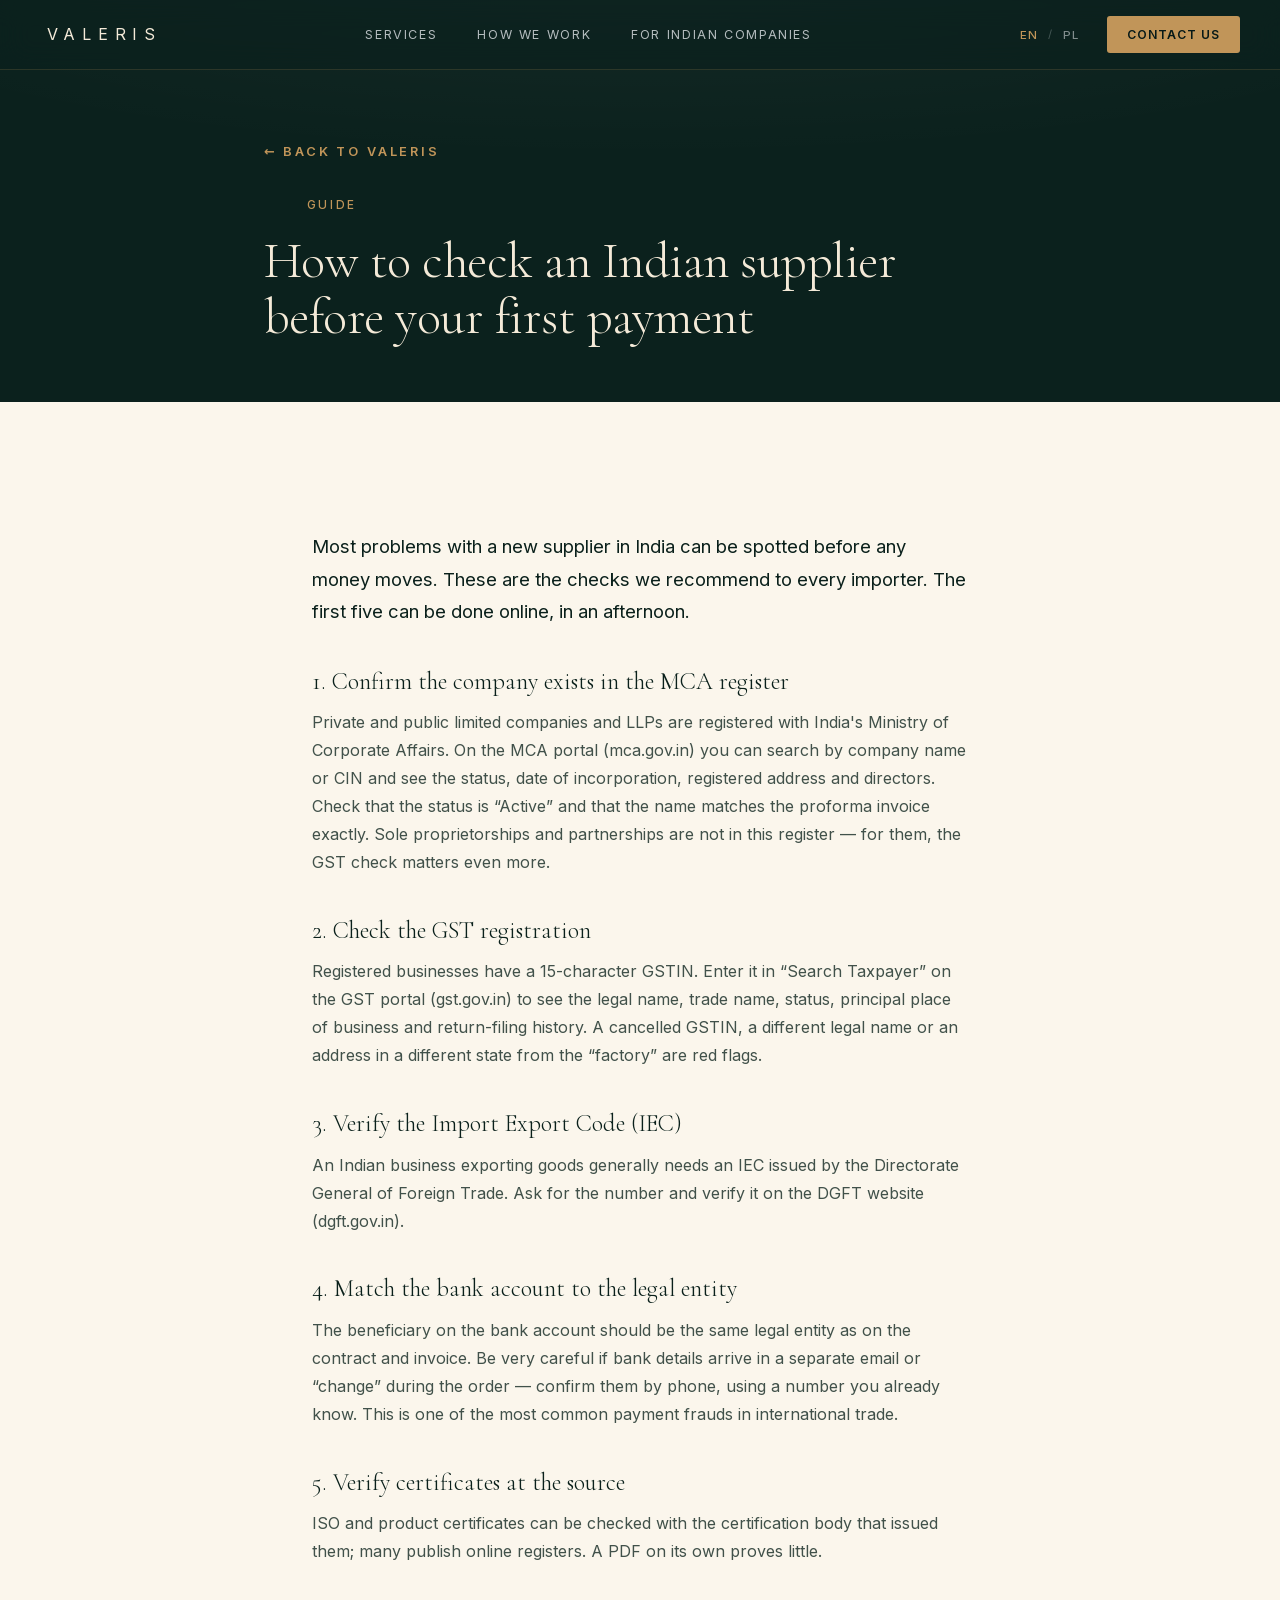
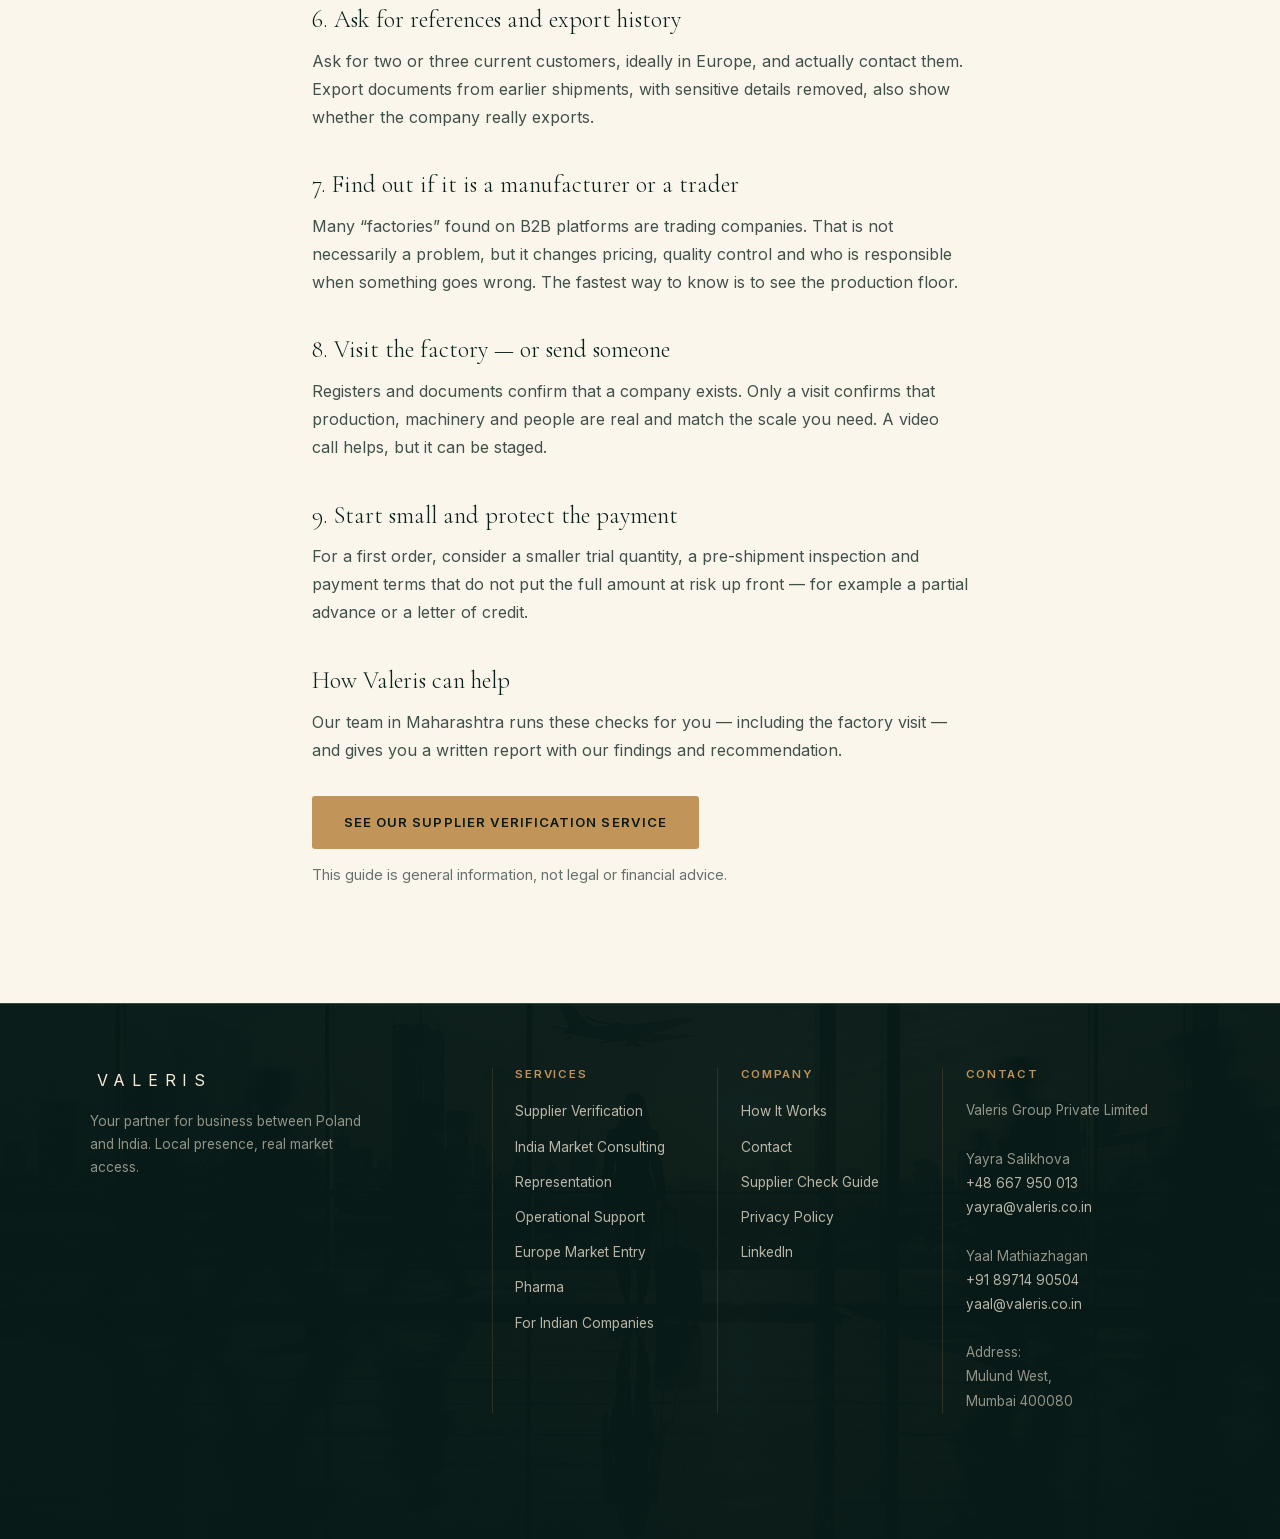
<file: guide-verify-indian-supplier.html>
<!DOCTYPE html>
<html lang="en">
<head>
  <meta charset="UTF-8" />
  <meta name="viewport" content="width=device-width, initial-scale=1.0" />

  <title data-i18n="guide.meta.title">How to Check an Indian Supplier Before Your First Payment — Valeris Group</title>
  <meta name="description" data-i18n-attr="content" data-i18n="guide.meta.description"
        content="A practical checklist for importers: MCA register, GST and IEC checks, bank details, certificates, references and a factory visit." />

  <link rel="canonical" href="https://www.valeris.co.in/guide-verify-indian-supplier.html" />
  <link rel="alternate" hreflang="en" href="https://www.valeris.co.in/guide-verify-indian-supplier.html" />
  <link rel="alternate" hreflang="pl" href="https://www.valeris.co.in/pl/guide-verify-indian-supplier.html" />
  <link rel="alternate" hreflang="x-default" href="https://www.valeris.co.in/guide-verify-indian-supplier.html" />
  <meta name="robots" content="index, follow, max-image-preview:large" />
  <meta name="theme-color" content="#071917" />

  <meta property="og:type" content="website" />
  <meta property="og:site_name" content="Valeris Group" />
  <meta property="og:title" data-i18n-attr="content" data-i18n="guide.meta.title" content="How to Check an Indian Supplier Before Your First Payment — Valeris Group" />
  <meta property="og:description" data-i18n-attr="content" data-i18n="guide.meta.description" content="A practical checklist for importers: MCA register, GST and IEC checks, bank details, certificates, references and a factory visit." />
  <meta property="og:url" content="https://www.valeris.co.in/guide-verify-indian-supplier.html" />
  <meta property="og:image" content="https://www.valeris.co.in/assets/img/og-image.png" />
  <meta property="og:locale" content="en_GB" />
  <meta property="og:locale:alternate" content="pl_PL" />

  <link rel="icon" href="assets/img/favicon.svg" type="image/svg+xml" />
  <link rel="apple-touch-icon" href="assets/img/favicon.svg" />
  <script type="application/ld+json">
  {
    "@context": "https://schema.org",
    "@type": "Article",
    "headline": "How to check an Indian supplier before your first payment",
    "datePublished": "2026-09-24",
    "author": { "@type": "Organization", "name": "Valeris Group Private Limited" },
    "publisher": { "@type": "Organization", "name": "Valeris Group Private Limited", "url": "https://www.valeris.co.in/" }
  }
  </script>

  <style>html,body{background:#071917;margin:0}</style>
  <link rel="preload" as="font" type="font/woff2" href="assets/fonts/cormorantgaramond-300-normal-latin.woff2" crossorigin />
  <link rel="stylesheet" href="assets/css/fonts.css" />
  <link rel="stylesheet" href="assets/css/styles.css" />
</head>
<body>
  <a class="skip-link" href="#main">Skip to content</a>

  <!-- ─────────────────────────  NAVIGATION  ───────────────────────── -->
  <header class="site-header" id="siteHeader">
    <div class="header-inner">
      <a href="/" class="wordmark" aria-label="Valeris — home">VALERIS</a>

      <nav class="primary-nav" aria-label="Primary">
        <ul class="nav-links" id="navLinks">
          <li><a href="/#services" data-i18n="nav.services">Services</a></li>
          <li><a href="/#process"  data-i18n="nav.how">How We Work</a></li>
          <li><a href="india.html" data-i18n="nav.startPoland">For Indian Companies</a></li>
          <li class="nav-mobile-cta"><a href="/#contact" data-i18n="nav.contact">Contact</a></li>
        </ul>
      </nav>

      <div class="header-actions">
        <div class="lang-switch" role="group" aria-label="Language">
          <button type="button" class="lang-btn is-active" data-lang="en" aria-pressed="true">EN</button>
          <span class="lang-sep" aria-hidden="true">/</span>
          <button type="button" class="lang-btn" data-lang="pl" aria-pressed="false">PL</button>
        </div>
        <a href="/#contact" class="btn btn-primary btn-sm nav-cta" data-i18n="nav.cta">Contact Us</a>
        <button type="button" class="hamburger" id="hamburger" aria-label="Open menu" aria-expanded="false" aria-controls="navLinks">
          <span></span><span></span><span></span>
        </button>
      </div>
    </div>
  </header>

    <main id="main">
    <section class="section section--dark" style="padding-top: calc(var(--header-h) + 4.5rem); padding-bottom: 3.5rem;">
      <div class="container" style="max-width: 52rem;">
        <a href="/" class="ei-dir" data-i18n="pharma.backLink" style="display:block;width:fit-content;margin-bottom:1.6rem;font-size:0.8rem;">← Back to Valeris</a>
        <p class="kicker" data-i18n="guide.kicker">Guide</p>
        <h1 class="section-title" data-i18n="guide.h1">How to check an Indian supplier before your first payment</h1>
      </div>
    </section>
    <!-- pl:block guide-verify-indian-supplier -->
    <section class="section section--paper">
      <div class="container prose">
        <p class="lead">Most problems with a new supplier in India can be spotted before any money moves. These are the checks we recommend to every importer. The first five can be done online, in an afternoon.</p>
        <h2>1. Confirm the company exists in the MCA register</h2>
        <p>Private and public limited companies and LLPs are registered with India's Ministry of Corporate Affairs. On the MCA portal (mca.gov.in) you can search by company name or CIN and see the status, date of incorporation, registered address and directors. Check that the status is “Active” and that the name matches the proforma invoice exactly. Sole proprietorships and partnerships are not in this register — for them, the GST check matters even more.</p>
        <h2>2. Check the GST registration</h2>
        <p>Registered businesses have a 15-character GSTIN. Enter it in “Search Taxpayer” on the GST portal (gst.gov.in) to see the legal name, trade name, status, principal place of business and return-filing history. A cancelled GSTIN, a different legal name or an address in a different state from the “factory” are red flags.</p>
        <h2>3. Verify the Import Export Code (IEC)</h2>
        <p>An Indian business exporting goods generally needs an IEC issued by the Directorate General of Foreign Trade. Ask for the number and verify it on the DGFT website (dgft.gov.in).</p>
        <h2>4. Match the bank account to the legal entity</h2>
        <p>The beneficiary on the bank account should be the same legal entity as on the contract and invoice. Be very careful if bank details arrive in a separate email or “change” during the order — confirm them by phone, using a number you already know. This is one of the most common payment frauds in international trade.</p>
        <h2>5. Verify certificates at the source</h2>
        <p>ISO and product certificates can be checked with the certification body that issued them; many publish online registers. A PDF on its own proves little.</p>
        <h2>6. Ask for references and export history</h2>
        <p>Ask for two or three current customers, ideally in Europe, and actually contact them. Export documents from earlier shipments, with sensitive details removed, also show whether the company really exports.</p>
        <h2>7. Find out if it is a manufacturer or a trader</h2>
        <p>Many “factories” found on B2B platforms are trading companies. That is not necessarily a problem, but it changes pricing, quality control and who is responsible when something goes wrong. The fastest way to know is to see the production floor.</p>
        <h2>8. Visit the factory — or send someone</h2>
        <p>Registers and documents confirm that a company exists. Only a visit confirms that production, machinery and people are real and match the scale you need. A video call helps, but it can be staged.</p>
        <h2>9. Start small and protect the payment</h2>
        <p>For a first order, consider a smaller trial quantity, a pre-shipment inspection and payment terms that do not put the full amount at risk up front — for example a partial advance or a letter of credit.</p>

        <h2>How Valeris can help</h2>
        <p>Our team in Maharashtra runs these checks for you — including the factory visit — and gives you a written report with our findings and recommendation.</p>
        <p><a href="supplier-verification.html" class="btn btn-primary">See our supplier verification service</a></p>
        <p class="prose-note">This guide is general information, not legal or financial advice.</p>
      </div>
    </section>
    <!-- /pl:block -->
  </main>

  <!-- ─────────────────────────  FOOTER  ───────────────────────── -->
  <footer class="footer">
    <div class="container footer-inner" data-reveal>
      <div class="footer-brand">
        <span class="wordmark wordmark--footer">VALERIS</span>
        <p class="footer-desc" data-i18n="footer.desc">Your partner for business between Poland and India. Local presence, real market access.</p>
      </div>
      <div class="footer-col">
        <h3 class="footer-col-title" data-i18n="footer.servicesTitle">Services</h3>
        <ul class="footer-links">
          <li><a href="supplier-verification.html" data-i18n="footer.s1">Supplier Verification</a></li>
          <li><a href="/#services" data-i18n="footer.s2">India Market Consulting</a></li>
          <li><a href="/#services" data-i18n="footer.s3">Representation</a></li>
          <li><a href="/#services" data-i18n="footer.s4">Operational Support</a></li>
          <li><a href="/#directions" data-i18n="footer.s5">Europe Market Entry</a></li>
          <li><a href="pharma.html" data-i18n="footer.s6">Pharma</a></li>
          <li><a href="india.html" data-i18n="nav.startPoland">For Indian Companies</a></li>
        </ul>
      </div>
      <div class="footer-col">
        <h3 class="footer-col-title" data-i18n="footer.companyTitle">Company</h3>
        <ul class="footer-links">
          <li><a href="/#process" data-i18n="footer.c2">How It Works</a></li>
          <li><a href="/#contact" data-i18n="footer.c3">Contact</a></li>
          <li><a href="guide-verify-indian-supplier.html" data-i18n="footer.guide">Supplier Check Guide</a></li>
          <li><a href="privacy.html" data-i18n="footer.privacy">Privacy Policy</a></li>
          <li><a href="https://www.linkedin.com/company/valeris-group-private-limited/" target="_blank" rel="noopener">LinkedIn</a></li>
        </ul>
      </div>
      <div class="footer-col">
        <h3 class="footer-col-title" data-i18n="footer.contactTitle">Contact</h3>
        <address class="footer-address">
          Valeris Group Private Limited<br />
          <br />
          Yayra Salikhova<br />
          <a href="tel:+48667950013">+48 667 950 013</a><br />
          <a href="mailto:yayra@valeris.co.in" rel="noopener">yayra@valeris.co.in</a><br />
          <br />
          Yaal Mathiazhagan<br />
          <a href="tel:+918971490504">+91 89714 90504</a><br />
          <a href="mailto:yaal@valeris.co.in" rel="noopener">yaal@valeris.co.in</a><br />
          <br />
          <span data-i18n="contact.addressLabel">Address</span>:<br />
          Mulund West,<br />
          Mumbai 400080
        </address>
      </div>
    </div>
    <div class="container footer-bottom" data-reveal>
      <span data-i18n="footer.rights">© 2026 Valeris Group Private Limited. All rights reserved.</span>
      <span class="footer-tag" data-i18n="footer.tag">Poland · India</span>
    </div>
  </footer>

  <script src="assets/js/config.js" defer></script>
  <script src="assets/js/i18n.js" defer></script>
  <script src="assets/js/main.js" defer></script>
</body>
</html>
</file>
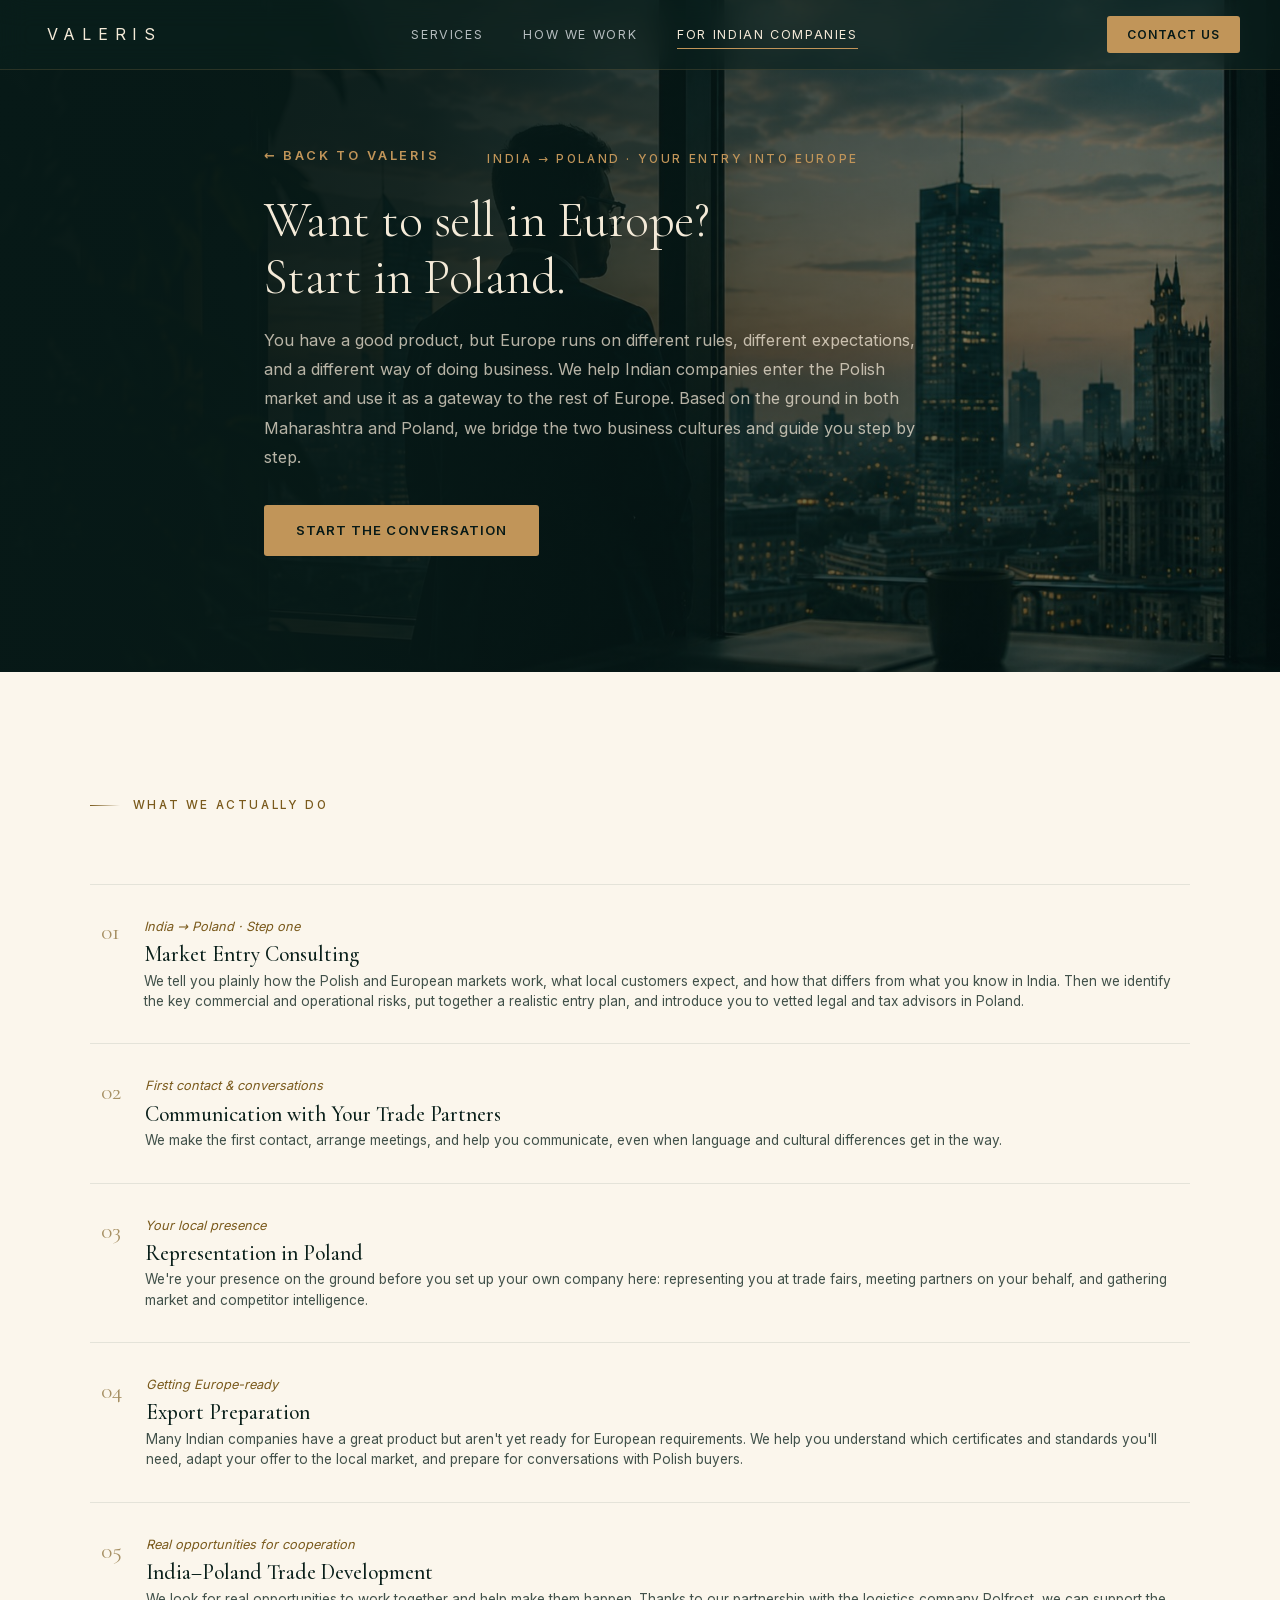
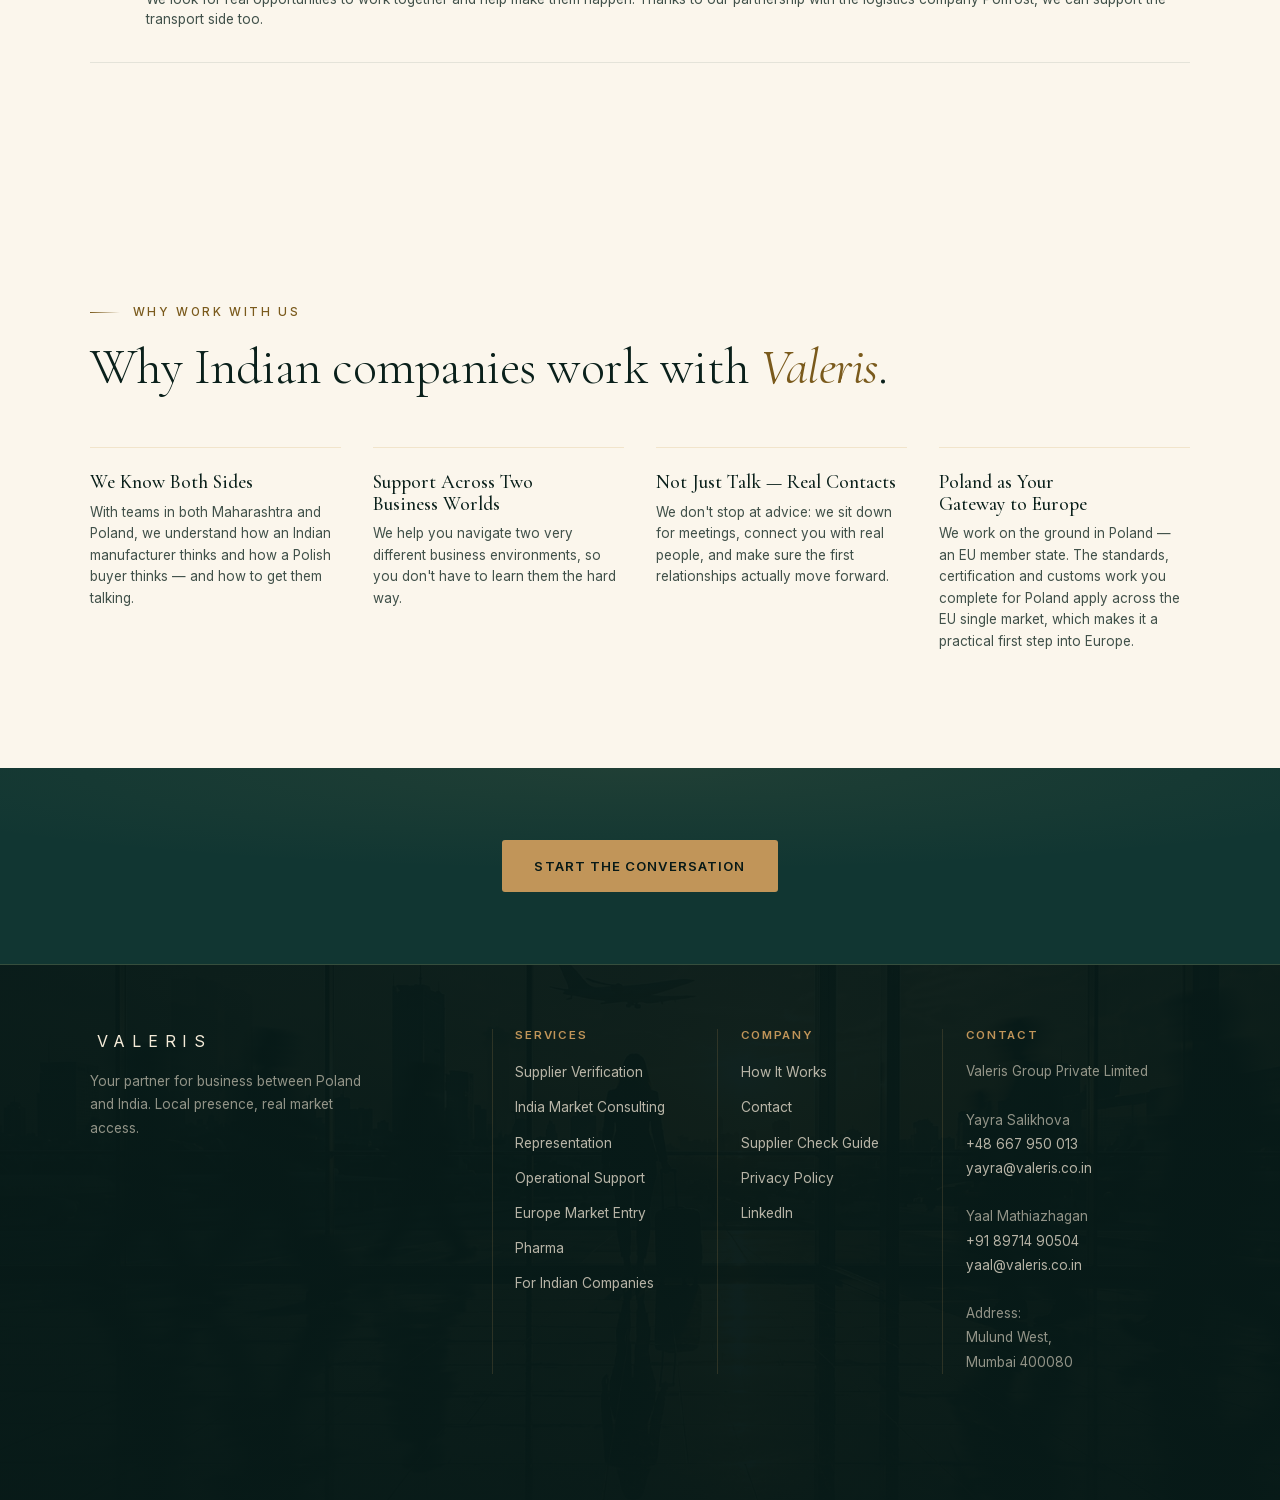
<file: india.html>
<!DOCTYPE html>
<!-- English-only page for Indian companies exploring Poland. -->
<html lang="en">
<head>
  <meta charset="UTF-8" />
  <meta name="viewport" content="width=device-width, initial-scale=1.0" />

  <title>Poland Market Entry for Indian Companies — Valeris Group</title>
  <meta name="description"
        content="Valeris helps Indian companies enter the Polish market and Europe — market entry consulting, partner search, representation and export support. We operate on the ground in Poland and Maharashtra." />

  <link rel="canonical" href="https://www.valeris.co.in/india.html" />
  <meta name="robots" content="index, follow, max-image-preview:large" />
  <meta name="theme-color" content="#071917" />

  <meta property="og:type" content="website" />
  <meta property="og:site_name" content="Valeris Group" />
  <meta property="og:title" content="Poland Market Entry for Indian Companies — Valeris Group" />
  <meta property="og:description" content="Market entry consulting, partner search, representation and export readiness support for Indian companies entering Poland and Europe." />
  <meta property="og:url" content="https://www.valeris.co.in/india.html" />
  <meta property="og:image" content="https://www.valeris.co.in/assets/img/og-image.png" />
  <meta property="og:image:width" content="1200" />
  <meta property="og:image:height" content="630" />
  <meta property="og:locale" content="en_GB" />

  <!-- Twitter -->
  <meta name="twitter:card" content="summary_large_image" />
  <meta name="twitter:title" content="Poland Market Entry for Indian Companies — Valeris Group" />
  <meta name="twitter:description" content="Market entry consulting, partner search, representation and export readiness support for Indian companies entering Poland and Europe." />
  <meta name="twitter:image" content="https://www.valeris.co.in/assets/img/og-image.png" />

  <link rel="icon" href="assets/img/favicon.svg" type="image/svg+xml" />
  <link rel="apple-touch-icon" href="assets/img/favicon.svg" />

  <script type="application/ld+json">
  {
    "@context": "https://schema.org",
    "@type": "ProfessionalService",
    "name": "Valeris Group Private Limited",
    "alternateName": "Valeris",
    "url": "https://www.valeris.co.in/india.html",
    "logo": "https://www.valeris.co.in/assets/img/favicon.svg",
    "description": "Valeris helps Indian companies enter the Polish market and the wider European market — market entry consulting, partner search, representation and export readiness support, with people on the ground in both Poland and Maharashtra, India.",
    "email": "yayra@valeris.co.in",
    "telephone": "+48667950013",
    "sameAs": ["https://www.linkedin.com/company/valeris-group-private-limited/"],
    "address": {
      "@type": "PostalAddress",
      "addressLocality": "Mulund West, Mumbai",
      "postalCode": "400080",
      "addressRegion": "Maharashtra",
      "addressCountry": "IN"
    },
    "knowsLanguage": ["en", "pl"],
    "areaServed": ["Poland", "Europe", "Maharashtra, India"],
    "serviceType": [
      "Market Entry Consulting",
      "Communication with Your Trade Partners",
      "Representation in Poland",
      "Export Preparation",
      "India–Poland Trade Development"
    ]
  }
  </script>

  <style>html,body{background:#071917;margin:0}</style>

  <link rel="preload" as="font" type="font/woff2" href="assets/fonts/cormorantgaramond-300-normal-latin.woff2" crossorigin />
  <link rel="preload" as="font" type="font/woff2" href="assets/fonts/cormorantgaramond-400-italic-latin.woff2" crossorigin />
  <link rel="stylesheet" href="assets/css/fonts.css" />
  <link rel="stylesheet" href="assets/css/styles.css" />
</head>
<body>
  <a class="skip-link" href="#main">Skip to content</a>

  <!-- ─────────────────────────  NAVIGATION  ───────────────────────── -->
  <header class="site-header" id="siteHeader">
    <div class="header-inner">
      <a href="/" class="wordmark" aria-label="Valeris — home">VALERIS</a>

      <nav class="primary-nav" aria-label="Primary">
        <ul class="nav-links" id="navLinks">
          <li><a href="/#services">Services</a></li>
          <li><a href="/#process">How We Work</a></li>
          <li><a href="india.html" class="is-current">For Indian Companies</a></li>
          <li class="nav-mobile-cta"><a href="/#contact">Contact</a></li>
        </ul>
      </nav>

      <div class="header-actions">
        <a href="/#contact" class="btn btn-primary btn-sm nav-cta">Contact Us</a>
        <button type="button" class="hamburger" id="hamburger" aria-label="Open menu" aria-expanded="false" aria-controls="navLinks">
          <span></span><span></span><span></span>
        </button>
      </div>
    </div>
  </header>

  <main id="main">
    <!-- ─────────────────────────  INDIA HERO  ───────────────────────── -->
    <section id="india-hero" class="section section--dark india-hero" style="padding-top: calc(var(--header-h) + 4.5rem);">
      <div class="container" style="max-width: 52rem;">
        <a href="/" class="ei-dir" style="display:inline-block;margin-bottom:1.6rem;font-size:0.8rem;">← Back to Valeris</a>
        <p class="kicker">India → Poland · Your entry into Europe</p>
        <h1 class="section-title">Want to sell in Europe? Start in Poland.</h1>
        <p class="section-text">You have a good product, but Europe runs on different rules, different expectations, and a different way of doing business. We help Indian companies enter the Polish market and use it as a gateway to the rest of Europe. Based on the ground in both Maharashtra and Poland, we bridge the two business cultures and guide you step by step.</p>
        <a href="/#contact" class="btn btn-primary" style="margin-top: 2rem;">Start the Conversation</a>
      </div>
    </section>

    <!-- ─────────────────────────  WHAT WE DO  ───────────────────────── -->
    <section class="section section--paper">
      <div class="container">
        <div class="section-head" data-reveal>
          <p class="kicker">What we actually do</p>
        </div>
        <ol class="services-list">
          <li class="service-row row-grid pharma-row" data-reveal>
            <span class="row-num">01</span>
            <div class="row-body">
              <span class="row-sub">India → Poland · Step one</span>
              <h2 class="row-title">Market Entry Consulting</h2>
              <p class="row-desc">We tell you plainly how the Polish and European markets work, what local customers expect, and how that differs from what you know in India. Then we identify the key commercial and operational risks, put together a realistic entry plan, and introduce you to vetted legal and tax advisors in Poland.</p>
            </div>
          </li>
          <li class="service-row row-grid pharma-row" data-reveal>
            <span class="row-num">02</span>
            <div class="row-body">
              <span class="row-sub">First contact &amp; conversations</span>
              <h2 class="row-title">Communication with Your Trade Partners</h2>
              <p class="row-desc">We make the first contact, arrange meetings, and help you communicate, even when language and cultural differences get in the way.</p>
            </div>
          </li>
          <li class="service-row row-grid pharma-row" data-reveal>
            <span class="row-num">03</span>
            <div class="row-body">
              <span class="row-sub">Your local presence</span>
              <h2 class="row-title">Representation in Poland</h2>
              <p class="row-desc">We're your presence on the ground before you set up your own company here: representing you at trade fairs, meeting partners on your behalf, and gathering market and competitor intelligence.</p>
            </div>
          </li>
          <li class="service-row row-grid pharma-row" data-reveal>
            <span class="row-num">04</span>
            <div class="row-body">
              <span class="row-sub">Getting Europe-ready</span>
              <h2 class="row-title">Export Preparation</h2>
              <p class="row-desc">Many Indian companies have a great product but aren't yet ready for European requirements. We help you understand which certificates and standards you'll need, adapt your offer to the local market, and prepare for conversations with Polish buyers.</p>
            </div>
          </li>
          <li class="service-row row-grid pharma-row" data-reveal>
            <span class="row-num">05</span>
            <div class="row-body">
              <span class="row-sub">Real opportunities for cooperation</span>
              <h2 class="row-title">India–Poland Trade Development</h2>
              <p class="row-desc">We look for real opportunities to work together and help make them happen. Thanks to our partnership with the logistics company Polfrost, we can support the transport side too.</p>
            </div>
          </li>
        </ol>
      </div>
    </section>

    <!-- ─────────────────────────  WHY INDIAN COMPANIES WORK WITH VALERIS  ───────────────────────── -->
    <section class="section section--paper">
      <div class="container">
        <div class="section-head" data-reveal>
          <p class="kicker">Why work with us</p>
          <h2 class="section-title">Why Indian companies work with <em>Valeris</em>.</h2>
        </div>
        <ul class="why-list">
          <li class="why-row" data-reveal><h3 class="why-row-title">We Know Both Sides</h3><p class="why-row-desc">With teams in both Maharashtra and Poland, we understand how an Indian manufacturer thinks and how a Polish buyer thinks — and how to get them talking.</p></li>
          <li class="why-row" data-reveal><h3 class="why-row-title">Support Across Two Business Worlds</h3><p class="why-row-desc">We help you navigate two very different business environments, so you don't have to learn them the hard way.</p></li>
          <li class="why-row" data-reveal><h3 class="why-row-title">Not Just Talk — Real Contacts</h3><p class="why-row-desc">We don't stop at advice: we sit down for meetings, connect you with real people, and make sure the first relationships actually move forward.</p></li>
          <li class="why-row" data-reveal><h3 class="why-row-title">Poland as Your Gateway to Europe</h3><p class="why-row-desc">We work on the ground in Poland — an EU member state. The standards, certification and customs work you complete for Poland apply across the EU single market, which makes it a practical first step into Europe.</p></li>
        </ul>
      </div>
    </section>

    <!-- ─────────────────────────  CTA  ───────────────────────── -->
    <section class="section section--band" style="text-align:center; padding: 4.5rem 0;">
      <div class="container">
        <a href="/#contact" class="btn btn-primary">Start the Conversation</a>
      </div>
    </section>
  </main>

  <!-- ─────────────────────────  FOOTER  ───────────────────────── -->
  <footer class="footer">
    <div class="container footer-inner" data-reveal>
      <div class="footer-brand">
        <span class="wordmark wordmark--footer">VALERIS</span>
        <p class="footer-desc">Your partner for business between Poland and India. Local presence, real market access.</p>
      </div>
      <div class="footer-col">
        <h3 class="footer-col-title">Services</h3>
        <ul class="footer-links">
          <li><a href="supplier-verification.html">Supplier Verification</a></li>
          <li><a href="/#services">India Market Consulting</a></li>
          <li><a href="/#services">Representation</a></li>
          <li><a href="/#services">Operational Support</a></li>
          <li><a href="/#directions">Europe Market Entry</a></li>
          <li><a href="pharma.html">Pharma</a></li>
          <li><a href="india.html" class="is-current">For Indian Companies</a></li>
        </ul>
      </div>
      <div class="footer-col">
        <h3 class="footer-col-title">Company</h3>
        <ul class="footer-links">
          <li><a href="/#process">How It Works</a></li>
          <li><a href="/#contact">Contact</a></li>
          <li><a href="guide-verify-indian-supplier.html">Supplier Check Guide</a></li>
          <li><a href="privacy.html">Privacy Policy</a></li>
          <li><a href="https://www.linkedin.com/company/valeris-group-private-limited/" target="_blank" rel="noopener">LinkedIn</a></li>
        </ul>
      </div>
      <div class="footer-col">
        <h3 class="footer-col-title">Contact</h3>
        <address class="footer-address">
          Valeris Group Private Limited<br />
          <br />
          Yayra Salikhova<br />
          <a href="tel:+48667950013">+48 667 950 013</a><br />
          <a href="mailto:yayra@valeris.co.in" rel="noopener">yayra@valeris.co.in</a><br />
          <br />
          Yaal Mathiazhagan<br />
          <a href="tel:+918971490504">+91 89714 90504</a><br />
          <a href="mailto:yaal@valeris.co.in" rel="noopener">yaal@valeris.co.in</a><br />
          <br />
          Address:<br />
          Mulund West,<br />
          Mumbai 400080
        </address>
      </div>
    </div>
    <div class="container footer-bottom" data-reveal>
      <span>© 2026 Valeris Group Private Limited. All rights reserved.</span>
      <span class="footer-tag">Poland · India</span>
    </div>
  </footer>

  <!-- No i18n.js here on purpose — this page has no translations to apply. -->
  <script src="assets/js/config.js" defer></script>
  <script src="assets/js/main.js" defer></script>
</body>
</html>
</file>
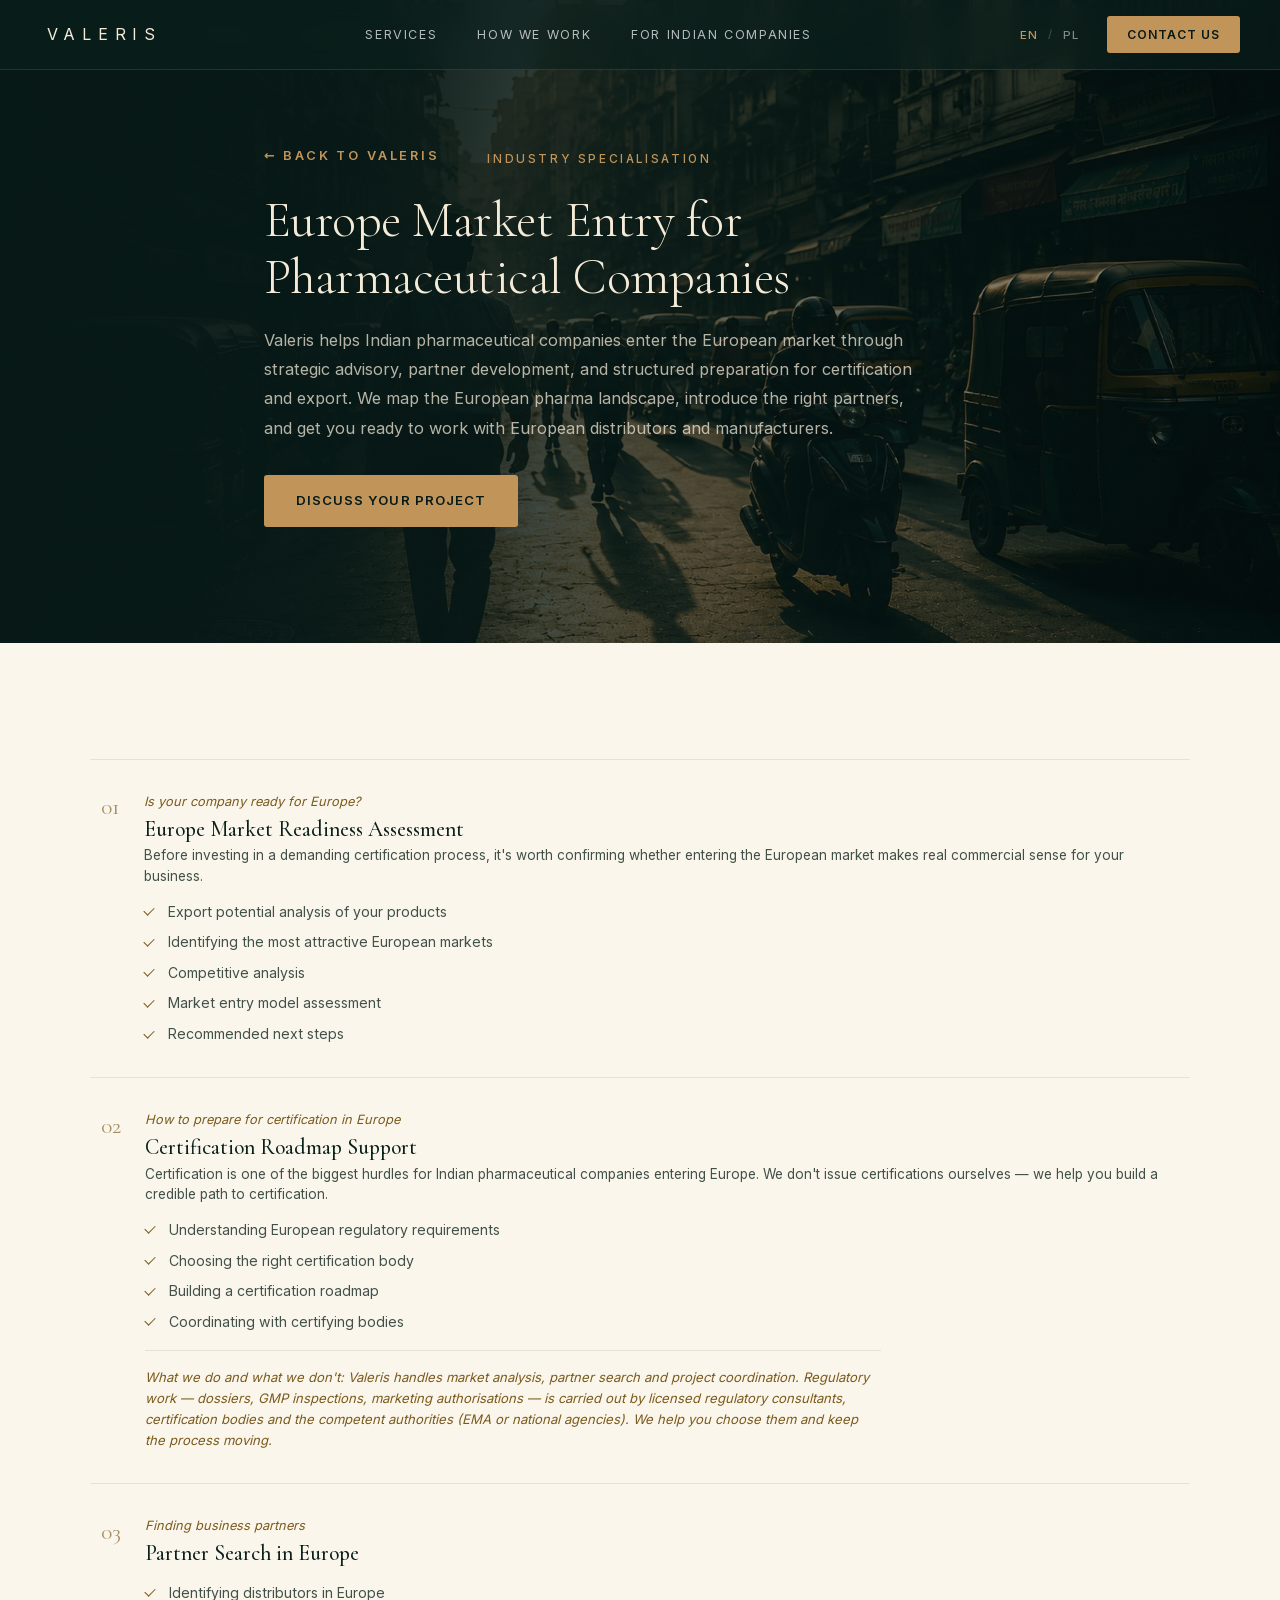
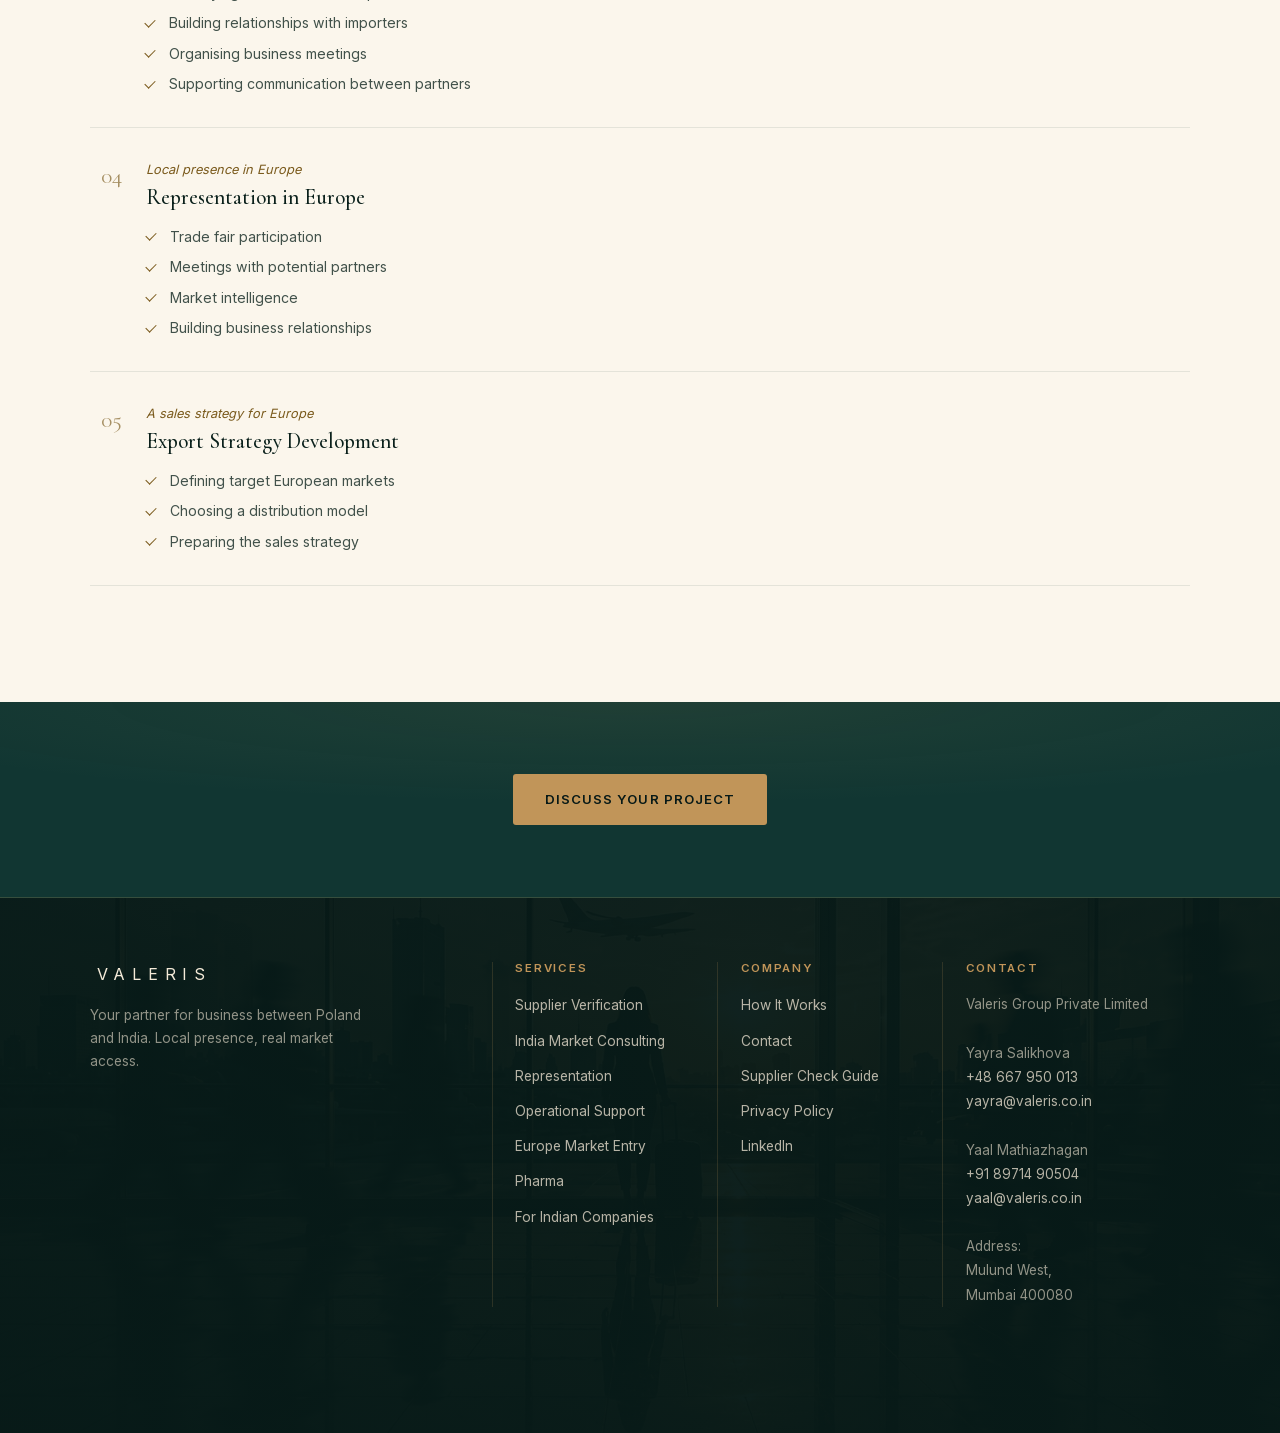
<file: pharma.html>
<!DOCTYPE html>
<html lang="en">
<head>
  <meta charset="UTF-8" />
  <meta name="viewport" content="width=device-width, initial-scale=1.0" />

  <title data-i18n="pharma.meta.title">Europe Market Entry for Pharma Companies — Valeris Group</title>
  <meta name="description" data-i18n-attr="content" data-i18n="pharma.meta.description"
        content="We help Indian pharmaceutical companies enter the European market — readiness assessment, certification support, partner search and export strategy." />

  <link rel="canonical" href="https://www.valeris.co.in/pharma.html" />
  <link rel="alternate" hreflang="en" href="https://www.valeris.co.in/pharma.html" />
  <link rel="alternate" hreflang="pl" href="https://www.valeris.co.in/pl/pharma.html" />
  <link rel="alternate" hreflang="x-default" href="https://www.valeris.co.in/pharma.html" />
  <meta name="robots" content="index, follow, max-image-preview:large" />
  <meta name="theme-color" content="#071917" />

  <meta property="og:type" content="website" />
  <meta property="og:site_name" content="Valeris Group" />
  <meta property="og:title" data-i18n-attr="content" data-i18n="pharma.meta.title" content="Europe Market Entry for Pharma Companies — Valeris Group" />
  <meta property="og:description" data-i18n-attr="content" data-i18n="pharma.meta.description" content="We help Indian pharmaceutical companies enter the European market — readiness assessment, certification support, partner search and export strategy." />
  <meta property="og:url" content="https://www.valeris.co.in/pharma.html" />
  <meta property="og:image" content="https://www.valeris.co.in/assets/img/og-image.png" />
  <meta property="og:image:width" content="1200" />
  <meta property="og:image:height" content="630" />
  <meta property="og:locale" content="en_GB" />
  <meta property="og:locale:alternate" content="pl_PL" />

  <!-- Twitter -->
  <meta name="twitter:card" content="summary_large_image" />
  <meta name="twitter:title" data-i18n-attr="content" data-i18n="pharma.meta.title" content="Europe Market Entry for Pharma Companies — Valeris Group" />
  <meta name="twitter:description" data-i18n-attr="content" data-i18n="pharma.meta.description" content="We help Indian pharmaceutical companies enter the European market — readiness assessment, certification support, partner search and export strategy." />
  <meta name="twitter:image" content="https://www.valeris.co.in/assets/img/og-image.png" />

  <link rel="icon" href="assets/img/favicon.svg" type="image/svg+xml" />
  <link rel="apple-touch-icon" href="assets/img/favicon.svg" />

  <!-- Organization structured data. -->
  <script type="application/ld+json">
  {
    "@context": "https://schema.org",
    "@type": "ProfessionalService",
    "name": "Valeris Group Private Limited",
    "alternateName": "Valeris",
    "url": "https://www.valeris.co.in/pharma.html",
    "logo": "https://www.valeris.co.in/assets/img/favicon.svg",
    "image": "https://www.valeris.co.in/assets/img/og-image.png",
    "description": "We help Indian pharmaceutical companies enter the European market — readiness assessment, certification support, partner search and export strategy.",
    "email": "yayra@valeris.co.in",
    "telephone": "+48667950013",
    "sameAs": ["https://www.linkedin.com/company/valeris-group-private-limited/"],
    "address": {
      "@type": "PostalAddress",
      "addressLocality": "Mulund West, Mumbai",
      "postalCode": "400080",
      "addressRegion": "Maharashtra",
      "addressCountry": "IN"
    },
    "knowsLanguage": ["en", "pl"],
    "areaServed": ["Europe", "Poland", "Maharashtra, India"],
    "serviceType": [
      "Europe Market Readiness Assessment",
      "Certification Roadmap Support",
      "Partner Search in Europe",
      "Representation in Europe",
      "Export Strategy Development"
    ]
  }
  </script>

  <style>html,body{background:#071917;margin:0}</style>

  <link rel="preload" as="font" type="font/woff2" href="assets/fonts/cormorantgaramond-300-normal-latin.woff2" crossorigin />
  <link rel="preload" as="font" type="font/woff2" href="assets/fonts/cormorantgaramond-400-italic-latin.woff2" crossorigin />
  <link rel="stylesheet" href="assets/css/fonts.css" />
  <link rel="stylesheet" href="assets/css/styles.css" />
</head>
<body>
  <a class="skip-link" href="#main">Skip to content</a>

  <!-- ─────────────────────────  NAVIGATION  ───────────────────────── -->
  <header class="site-header" id="siteHeader">
    <div class="header-inner">
      <a href="/" class="wordmark" aria-label="Valeris — home">VALERIS</a>

      <nav class="primary-nav" aria-label="Primary">
        <ul class="nav-links" id="navLinks">
          <li><a href="/#services" data-i18n="nav.services">Services</a></li>
          <li><a href="/#process"  data-i18n="nav.how">How We Work</a></li>
          <li><a href="india.html" data-i18n="nav.startPoland">For Indian Companies</a></li>
          <li class="nav-mobile-cta"><a href="/#contact" data-i18n="nav.contact">Contact</a></li>
        </ul>
      </nav>

      <div class="header-actions">
        <div class="lang-switch" role="group" aria-label="Language">
          <button type="button" class="lang-btn is-active" data-lang="en" aria-pressed="true">EN</button>
          <span class="lang-sep" aria-hidden="true">/</span>
          <button type="button" class="lang-btn" data-lang="pl" aria-pressed="false">PL</button>
        </div>
        <a href="/#contact" class="btn btn-primary btn-sm nav-cta" data-i18n="nav.cta">Contact Us</a>
        <button type="button" class="hamburger" id="hamburger" aria-label="Open menu" aria-expanded="false" aria-controls="navLinks">
          <span></span><span></span><span></span>
        </button>
      </div>
    </div>
  </header>

  <main id="main">
    <!-- ─────────────────────────  PHARMA HERO  ───────────────────────── -->
    <section id="pharma-hero" class="section section--dark pharma-hero" style="padding-top: calc(var(--header-h) + 4.5rem);">
      <div class="container" style="max-width: 52rem;">
        <a href="/" class="ei-dir" data-i18n="pharma.backLink" style="display:inline-block;margin-bottom:1.6rem;font-size:0.8rem;">← Back to Valeris</a>
        <p class="kicker" data-i18n="pharma.hero.eyebrow">Industry specialisation</p>
        <h1 class="section-title" data-i18n="pharma.hero.title">Europe Market Entry for Pharmaceutical Companies</h1>
        <p class="section-text" data-i18n="pharma.hero.desc">Valeris helps Indian pharmaceutical companies enter the European market through strategic advisory, partner development, and structured preparation for certification and export. We map the European pharma landscape, introduce the right partners, and get you ready to work with European distributors and manufacturers.</p>
        <a href="/#contact" class="btn btn-primary" style="margin-top: 2rem;" data-i18n="pharma.cta">Discuss Your Project</a>
      </div>
    </section>

    <!-- ─────────────────────────  PHARMA SERVICES  ───────────────────────── -->
    <section class="section section--paper">
      <div class="container">
        <ol class="services-list">
          <li class="service-row row-grid pharma-row" data-reveal>
            <span class="row-num">01</span>
            <div class="row-body">
              <span class="row-sub" data-i18n="pharma.1.sub">Is your company ready for Europe?</span>
              <h2 class="row-title" data-i18n="pharma.1.title">Europe Market Readiness Assessment</h2>
              <p class="row-desc" data-i18n="pharma.1.desc">Before investing in a demanding certification process, it's worth confirming whether entering the European market makes real commercial sense for your business.</p>
              <ul class="bullet-list">
                <li data-i18n="pharma.1.l1">Export potential analysis of your products</li>
                <li data-i18n="pharma.1.l2">Identifying the most attractive European markets</li>
                <li data-i18n="pharma.1.l3">Competitive analysis</li>
                <li data-i18n="pharma.1.l4">Market entry model assessment</li>
                <li data-i18n="pharma.1.l5">Recommended next steps</li>
              </ul>
            </div>
          </li>
          <li class="service-row row-grid pharma-row" data-reveal>
            <span class="row-num">02</span>
            <div class="row-body">
              <span class="row-sub" data-i18n="pharma.2.sub">How to prepare for certification in Europe</span>
              <h2 class="row-title" data-i18n="pharma.2.title">Certification Roadmap Support</h2>
              <p class="row-desc" data-i18n="pharma.2.desc">Certification is one of the biggest hurdles for Indian pharmaceutical companies entering Europe. We don't issue certifications ourselves — we help you build a credible path to certification.</p>
              <ul class="bullet-list">
                <li data-i18n="pharma.2.l1">Understanding European regulatory requirements</li>
                <li data-i18n="pharma.2.l2">Choosing the right certification body</li>
                <li data-i18n="pharma.2.l3">Building a certification roadmap</li>
                <li data-i18n="pharma.2.l4">Coordinating with certifying bodies</li>
              </ul>
              <p class="row-synergy" data-i18n="pharma.2.note">What we do and what we don't: Valeris handles market analysis, partner search and project coordination. Regulatory work — dossiers, GMP inspections, marketing authorisations — is carried out by licensed regulatory consultants, certification bodies and the competent authorities (EMA or national agencies). We help you choose them and keep the process moving.</p>
            </div>
          </li>
          <li class="service-row row-grid pharma-row" data-reveal>
            <span class="row-num">03</span>
            <div class="row-body">
              <span class="row-sub" data-i18n="pharma.3.sub">Finding business partners</span>
              <h2 class="row-title" data-i18n="pharma.3.title">Partner Search in Europe</h2>
              <ul class="bullet-list">
                <li data-i18n="pharma.3.l1">Identifying distributors in Europe</li>
                <li data-i18n="pharma.3.l2">Building relationships with importers</li>
                <li data-i18n="pharma.3.l3">Organising business meetings</li>
                <li data-i18n="pharma.3.l4">Supporting communication between partners</li>
              </ul>
            </div>
          </li>
          <li class="service-row row-grid pharma-row" data-reveal>
            <span class="row-num">04</span>
            <div class="row-body">
              <span class="row-sub" data-i18n="pharma.4.sub">Local presence in Europe</span>
              <h2 class="row-title" data-i18n="pharma.4.title">Representation in Europe</h2>
              <ul class="bullet-list">
                <li data-i18n="pharma.4.l1">Trade fair participation</li>
                <li data-i18n="pharma.4.l2">Meetings with potential partners</li>
                <li data-i18n="pharma.4.l3">Market intelligence</li>
                <li data-i18n="pharma.4.l4">Building business relationships</li>
              </ul>
            </div>
          </li>
          <li class="service-row row-grid pharma-row" data-reveal>
            <span class="row-num">05</span>
            <div class="row-body">
              <span class="row-sub" data-i18n="pharma.5.sub">A sales strategy for Europe</span>
              <h2 class="row-title" data-i18n="pharma.5.title">Export Strategy Development</h2>
              <ul class="bullet-list">
                <li data-i18n="pharma.5.l1">Defining target European markets</li>
                <li data-i18n="pharma.5.l2">Choosing a distribution model</li>
                <li data-i18n="pharma.5.l3">Preparing the sales strategy</li>
              </ul>
            </div>
          </li>
        </ol>
      </div>
    </section>

    <!-- ─────────────────────────  CTA  ───────────────────────── -->
    <section class="section section--band" style="text-align:center; padding: 4.5rem 0;">
      <div class="container">
        <a href="/#contact" class="btn btn-primary" data-i18n="pharma.cta">Discuss Your Project</a>
      </div>
    </section>
  </main>

  <!-- ─────────────────────────  FOOTER  ───────────────────────── -->
  <footer class="footer">
    <div class="container footer-inner" data-reveal>
      <div class="footer-brand">
        <span class="wordmark wordmark--footer">VALERIS</span>
        <p class="footer-desc" data-i18n="footer.desc">Your partner for business between Poland and India. Local presence, real market access.</p>
      </div>
      <div class="footer-col">
        <h3 class="footer-col-title" data-i18n="footer.servicesTitle">Services</h3>
        <ul class="footer-links">
          <li><a href="supplier-verification.html" data-i18n="footer.s1">Supplier Verification</a></li>
          <li><a href="/#services" data-i18n="footer.s2">India Market Consulting</a></li>
          <li><a href="/#services" data-i18n="footer.s3">Representation</a></li>
          <li><a href="/#services" data-i18n="footer.s4">Operational Support</a></li>
          <li><a href="/#directions" data-i18n="footer.s5">Europe Market Entry</a></li>
          <li><a href="pharma.html" data-i18n="footer.s6">Pharma</a></li>
          <li><a href="india.html" data-i18n="nav.startPoland">For Indian Companies</a></li>
        </ul>
      </div>
      <div class="footer-col">
        <h3 class="footer-col-title" data-i18n="footer.companyTitle">Company</h3>
        <ul class="footer-links">
          <li><a href="/#process" data-i18n="footer.c2">How It Works</a></li>
          <li><a href="/#contact" data-i18n="footer.c3">Contact</a></li>
          <li><a href="guide-verify-indian-supplier.html" data-i18n="footer.guide">Supplier Check Guide</a></li>
          <li><a href="privacy.html" data-i18n="footer.privacy">Privacy Policy</a></li>
          <li><a href="https://www.linkedin.com/company/valeris-group-private-limited/" target="_blank" rel="noopener">LinkedIn</a></li>
        </ul>
      </div>
      <div class="footer-col">
        <h3 class="footer-col-title" data-i18n="footer.contactTitle">Contact</h3>
        <address class="footer-address">
          Valeris Group Private Limited<br />
          <br />
          Yayra Salikhova<br />
          <a href="tel:+48667950013">+48 667 950 013</a><br />
          <a href="mailto:yayra@valeris.co.in" rel="noopener">yayra@valeris.co.in</a><br />
          <br />
          Yaal Mathiazhagan<br />
          <a href="tel:+918971490504">+91 89714 90504</a><br />
          <a href="mailto:yaal@valeris.co.in" rel="noopener">yaal@valeris.co.in</a><br />
          <br />
          <span data-i18n="contact.addressLabel">Address</span>:<br />
          Mulund West,<br />
          Mumbai 400080
        </address>
      </div>
    </div>
    <div class="container footer-bottom" data-reveal>
      <span data-i18n="footer.rights">© 2026 Valeris Group Private Limited. All rights reserved.</span>
      <span class="footer-tag" data-i18n="footer.tag">Poland · India</span>
    </div>
  </footer>

  <script src="assets/js/config.js" defer></script>
  <script src="assets/js/i18n.js" defer></script>
  <script src="assets/js/main.js" defer></script>
</body>
</html>
</file>
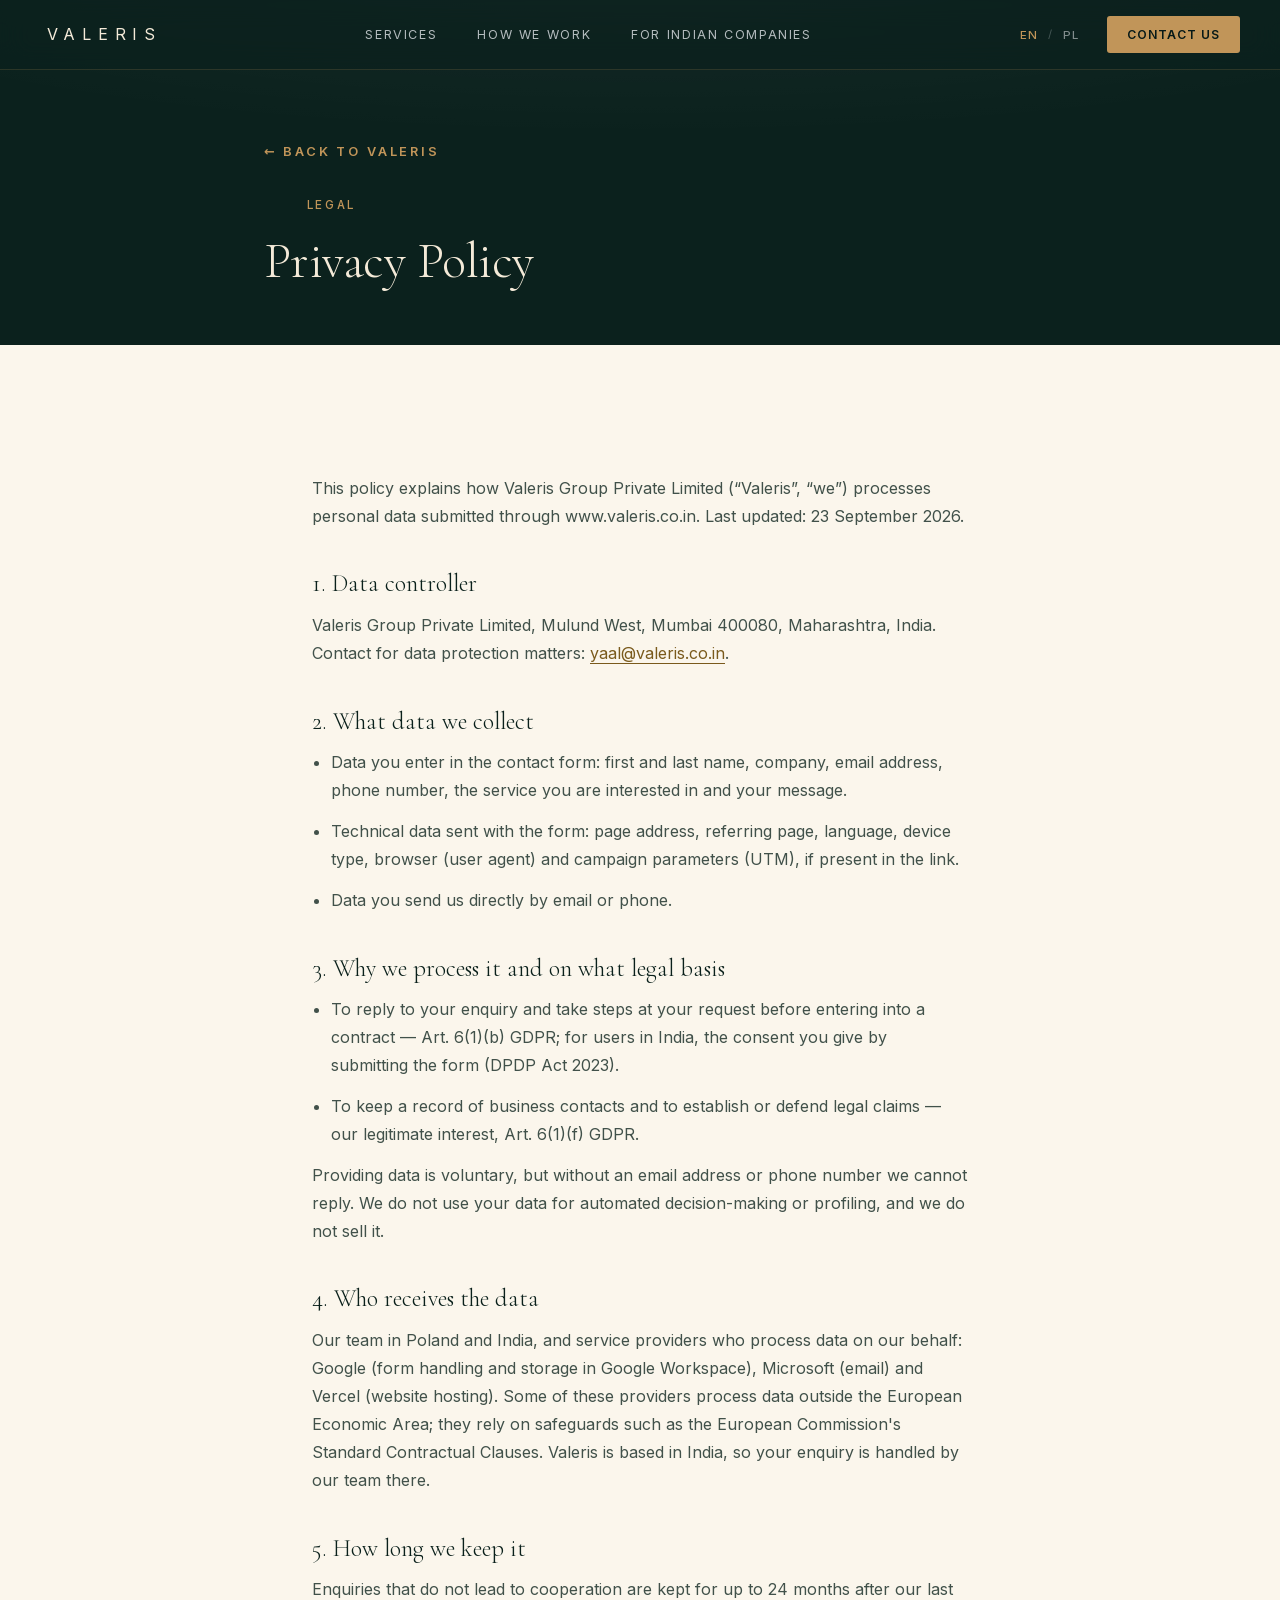
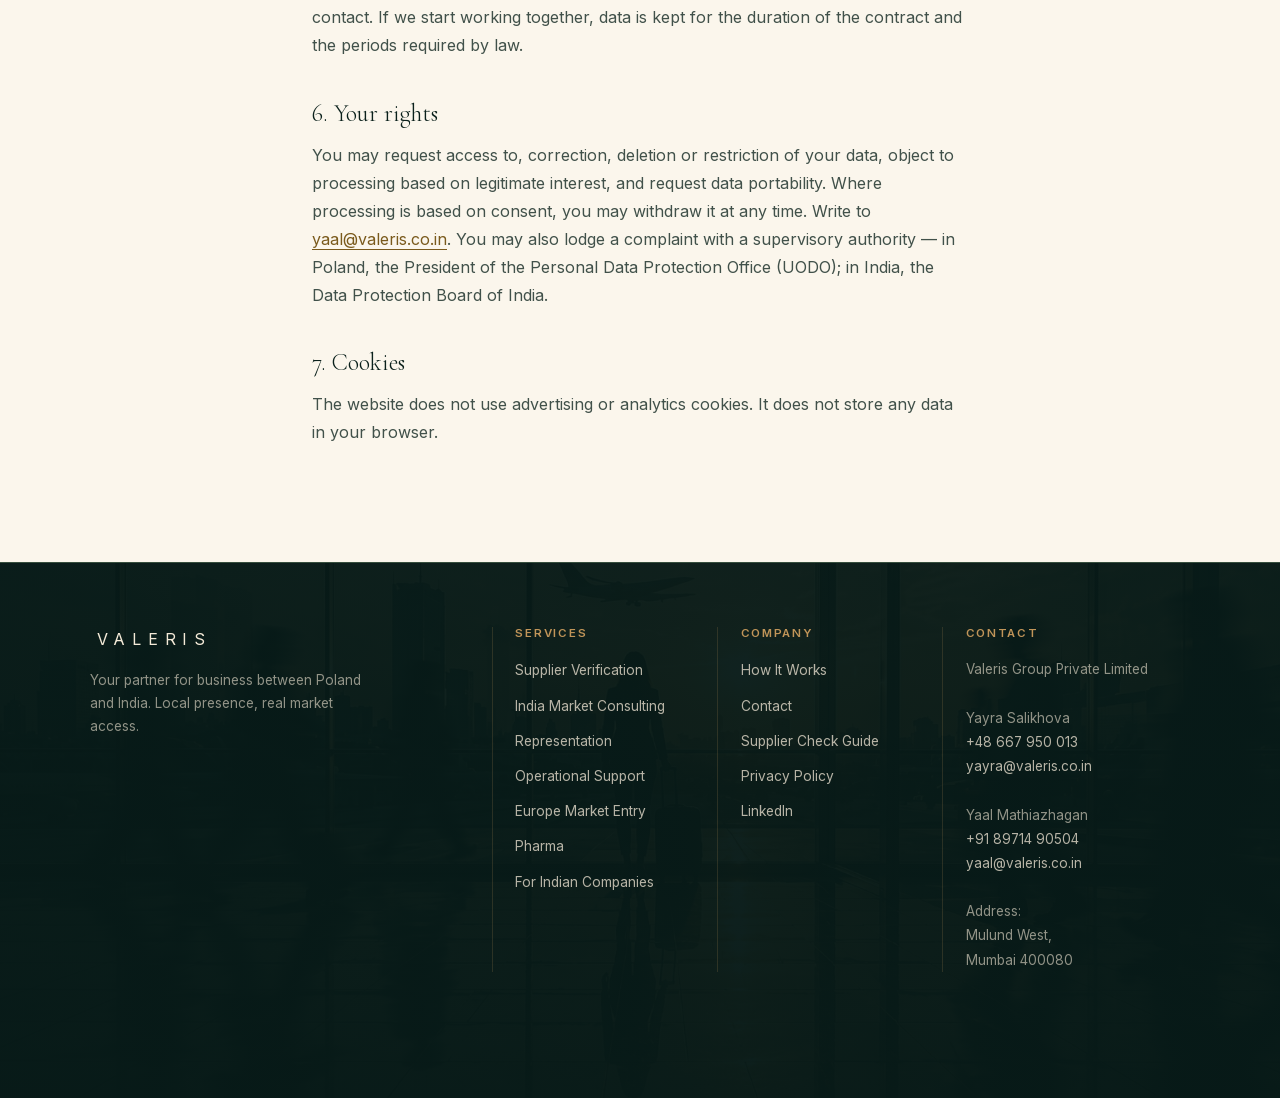
<file: privacy.html>
<!DOCTYPE html>
<html lang="en">
<head>
  <meta charset="UTF-8" />
  <meta name="viewport" content="width=device-width, initial-scale=1.0" />

  <title data-i18n="privacy.meta.title">Privacy Policy — Valeris Group</title>
  <meta name="description" data-i18n-attr="content" data-i18n="privacy.meta.description"
        content="How Valeris Group Private Limited collects and processes personal data submitted through the valeris.co.in website." />

  <link rel="canonical" href="https://www.valeris.co.in/privacy.html" />
  <link rel="alternate" hreflang="en" href="https://www.valeris.co.in/privacy.html" />
  <link rel="alternate" hreflang="pl" href="https://www.valeris.co.in/pl/privacy.html" />
  <link rel="alternate" hreflang="x-default" href="https://www.valeris.co.in/privacy.html" />
  <meta name="robots" content="index, follow, max-image-preview:large" />
  <meta name="theme-color" content="#071917" />

  <meta property="og:type" content="website" />
  <meta property="og:site_name" content="Valeris Group" />
  <meta property="og:title" data-i18n-attr="content" data-i18n="privacy.meta.title" content="Privacy Policy — Valeris Group" />
  <meta property="og:description" data-i18n-attr="content" data-i18n="privacy.meta.description" content="How Valeris Group Private Limited collects and processes personal data submitted through the valeris.co.in website." />
  <meta property="og:url" content="https://www.valeris.co.in/privacy.html" />
  <meta property="og:image" content="https://www.valeris.co.in/assets/img/og-image.png" />
  <meta property="og:locale" content="en_GB" />
  <meta property="og:locale:alternate" content="pl_PL" />

  <link rel="icon" href="assets/img/favicon.svg" type="image/svg+xml" />
  <link rel="apple-touch-icon" href="assets/img/favicon.svg" />

  <style>html,body{background:#071917;margin:0}</style>
  <link rel="preload" as="font" type="font/woff2" href="assets/fonts/cormorantgaramond-300-normal-latin.woff2" crossorigin />
  <link rel="stylesheet" href="assets/css/fonts.css" />
  <link rel="stylesheet" href="assets/css/styles.css" />
</head>
<body>
  <a class="skip-link" href="#main">Skip to content</a>

  <!-- ─────────────────────────  NAVIGATION  ───────────────────────── -->
  <header class="site-header" id="siteHeader">
    <div class="header-inner">
      <a href="/" class="wordmark" aria-label="Valeris — home">VALERIS</a>

      <nav class="primary-nav" aria-label="Primary">
        <ul class="nav-links" id="navLinks">
          <li><a href="/#services" data-i18n="nav.services">Services</a></li>
          <li><a href="/#process"  data-i18n="nav.how">How We Work</a></li>
          <li><a href="india.html" data-i18n="nav.startPoland">For Indian Companies</a></li>
          <li class="nav-mobile-cta"><a href="/#contact" data-i18n="nav.contact">Contact</a></li>
        </ul>
      </nav>

      <div class="header-actions">
        <div class="lang-switch" role="group" aria-label="Language">
          <button type="button" class="lang-btn is-active" data-lang="en" aria-pressed="true">EN</button>
          <span class="lang-sep" aria-hidden="true">/</span>
          <button type="button" class="lang-btn" data-lang="pl" aria-pressed="false">PL</button>
        </div>
        <a href="/#contact" class="btn btn-primary btn-sm nav-cta" data-i18n="nav.cta">Contact Us</a>
        <button type="button" class="hamburger" id="hamburger" aria-label="Open menu" aria-expanded="false" aria-controls="navLinks">
          <span></span><span></span><span></span>
        </button>
      </div>
    </div>
  </header>

    <main id="main">
    <section class="section section--dark" style="padding-top: calc(var(--header-h) + 4.5rem); padding-bottom: 3.5rem;">
      <div class="container" style="max-width: 52rem;">
        <a href="/" class="ei-dir" data-i18n="pharma.backLink" style="display:block;width:fit-content;margin-bottom:1.6rem;font-size:0.8rem;">← Back to Valeris</a>
        <p class="kicker" data-i18n="privacy.kicker">Legal</p>
        <h1 class="section-title" data-i18n="footer.privacy">Privacy Policy</h1>
      </div>
    </section>
    <!-- pl:block privacy -->
    <section class="section section--paper">
      <div class="container prose">
          <p>This policy explains how Valeris Group Private Limited (“Valeris”, “we”) processes personal data submitted through www.valeris.co.in. Last updated: 23 September 2026.</p>

          <h2>1. Data controller</h2>
          <p>Valeris Group Private Limited, Mulund West, Mumbai 400080, Maharashtra, India. Contact for data protection matters: <a href="mailto:yaal@valeris.co.in">yaal@valeris.co.in</a>.</p>

          <h2>2. What data we collect</h2>
          <ul>
            <li>Data you enter in the contact form: first and last name, company, email address, phone number, the service you are interested in and your message.</li>
            <li>Technical data sent with the form: page address, referring page, language, device type, browser (user agent) and campaign parameters (UTM), if present in the link.</li>
            <li>Data you send us directly by email or phone.</li>
          </ul>

          <h2>3. Why we process it and on what legal basis</h2>
          <ul>
            <li>To reply to your enquiry and take steps at your request before entering into a contract — Art. 6(1)(b) GDPR; for users in India, the consent you give by submitting the form (DPDP Act 2023).</li>
            <li>To keep a record of business contacts and to establish or defend legal claims — our legitimate interest, Art. 6(1)(f) GDPR.</li>
          </ul>
          <p>Providing data is voluntary, but without an email address or phone number we cannot reply. We do not use your data for automated decision-making or profiling, and we do not sell it.</p>

          <h2>4. Who receives the data</h2>
          <p>Our team in Poland and India, and service providers who process data on our behalf: Google (form handling and storage in Google Workspace), Microsoft (email) and Vercel (website hosting). Some of these providers process data outside the European Economic Area; they rely on safeguards such as the European Commission's Standard Contractual Clauses. Valeris is based in India, so your enquiry is handled by our team there.</p>

          <h2>5. How long we keep it</h2>
          <p>Enquiries that do not lead to cooperation are kept for up to 24 months after our last contact. If we start working together, data is kept for the duration of the contract and the periods required by law.</p>

          <h2>6. Your rights</h2>
          <p>You may request access to, correction, deletion or restriction of your data, object to processing based on legitimate interest, and request data portability. Where processing is based on consent, you may withdraw it at any time. Write to <a href="mailto:yaal@valeris.co.in">yaal@valeris.co.in</a>. You may also lodge a complaint with a supervisory authority — in Poland, the President of the Personal Data Protection Office (UODO); in India, the Data Protection Board of India.</p>

          <h2>7. Cookies</h2>
          <p>The website does not use advertising or analytics cookies. It does not store any data in your browser.</p>
      </div>
    </section>
    <!-- /pl:block -->
  </main>

  <!-- ─────────────────────────  FOOTER  ───────────────────────── -->
  <footer class="footer">
    <div class="container footer-inner" data-reveal>
      <div class="footer-brand">
        <span class="wordmark wordmark--footer">VALERIS</span>
        <p class="footer-desc" data-i18n="footer.desc">Your partner for business between Poland and India. Local presence, real market access.</p>
      </div>
      <div class="footer-col">
        <h3 class="footer-col-title" data-i18n="footer.servicesTitle">Services</h3>
        <ul class="footer-links">
          <li><a href="supplier-verification.html" data-i18n="footer.s1">Supplier Verification</a></li>
          <li><a href="/#services" data-i18n="footer.s2">India Market Consulting</a></li>
          <li><a href="/#services" data-i18n="footer.s3">Representation</a></li>
          <li><a href="/#services" data-i18n="footer.s4">Operational Support</a></li>
          <li><a href="/#directions" data-i18n="footer.s5">Europe Market Entry</a></li>
          <li><a href="pharma.html" data-i18n="footer.s6">Pharma</a></li>
          <li><a href="india.html" data-i18n="nav.startPoland">For Indian Companies</a></li>
        </ul>
      </div>
      <div class="footer-col">
        <h3 class="footer-col-title" data-i18n="footer.companyTitle">Company</h3>
        <ul class="footer-links">
          <li><a href="/#process" data-i18n="footer.c2">How It Works</a></li>
          <li><a href="/#contact" data-i18n="footer.c3">Contact</a></li>
          <li><a href="guide-verify-indian-supplier.html" data-i18n="footer.guide">Supplier Check Guide</a></li>
          <li><a href="privacy.html" data-i18n="footer.privacy">Privacy Policy</a></li>
          <li><a href="https://www.linkedin.com/company/valeris-group-private-limited/" target="_blank" rel="noopener">LinkedIn</a></li>
        </ul>
      </div>
      <div class="footer-col">
        <h3 class="footer-col-title" data-i18n="footer.contactTitle">Contact</h3>
        <address class="footer-address">
          Valeris Group Private Limited<br />
          <br />
          Yayra Salikhova<br />
          <a href="tel:+48667950013">+48 667 950 013</a><br />
          <a href="mailto:yayra@valeris.co.in" rel="noopener">yayra@valeris.co.in</a><br />
          <br />
          Yaal Mathiazhagan<br />
          <a href="tel:+918971490504">+91 89714 90504</a><br />
          <a href="mailto:yaal@valeris.co.in" rel="noopener">yaal@valeris.co.in</a><br />
          <br />
          <span data-i18n="contact.addressLabel">Address</span>:<br />
          Mulund West,<br />
          Mumbai 400080
        </address>
      </div>
    </div>
    <div class="container footer-bottom" data-reveal>
      <span data-i18n="footer.rights">© 2026 Valeris Group Private Limited. All rights reserved.</span>
      <span class="footer-tag" data-i18n="footer.tag">Poland · India</span>
    </div>
  </footer>

  <script src="assets/js/config.js" defer></script>
  <script src="assets/js/i18n.js" defer></script>
  <script src="assets/js/main.js" defer></script>
</body>
</html>
</file>
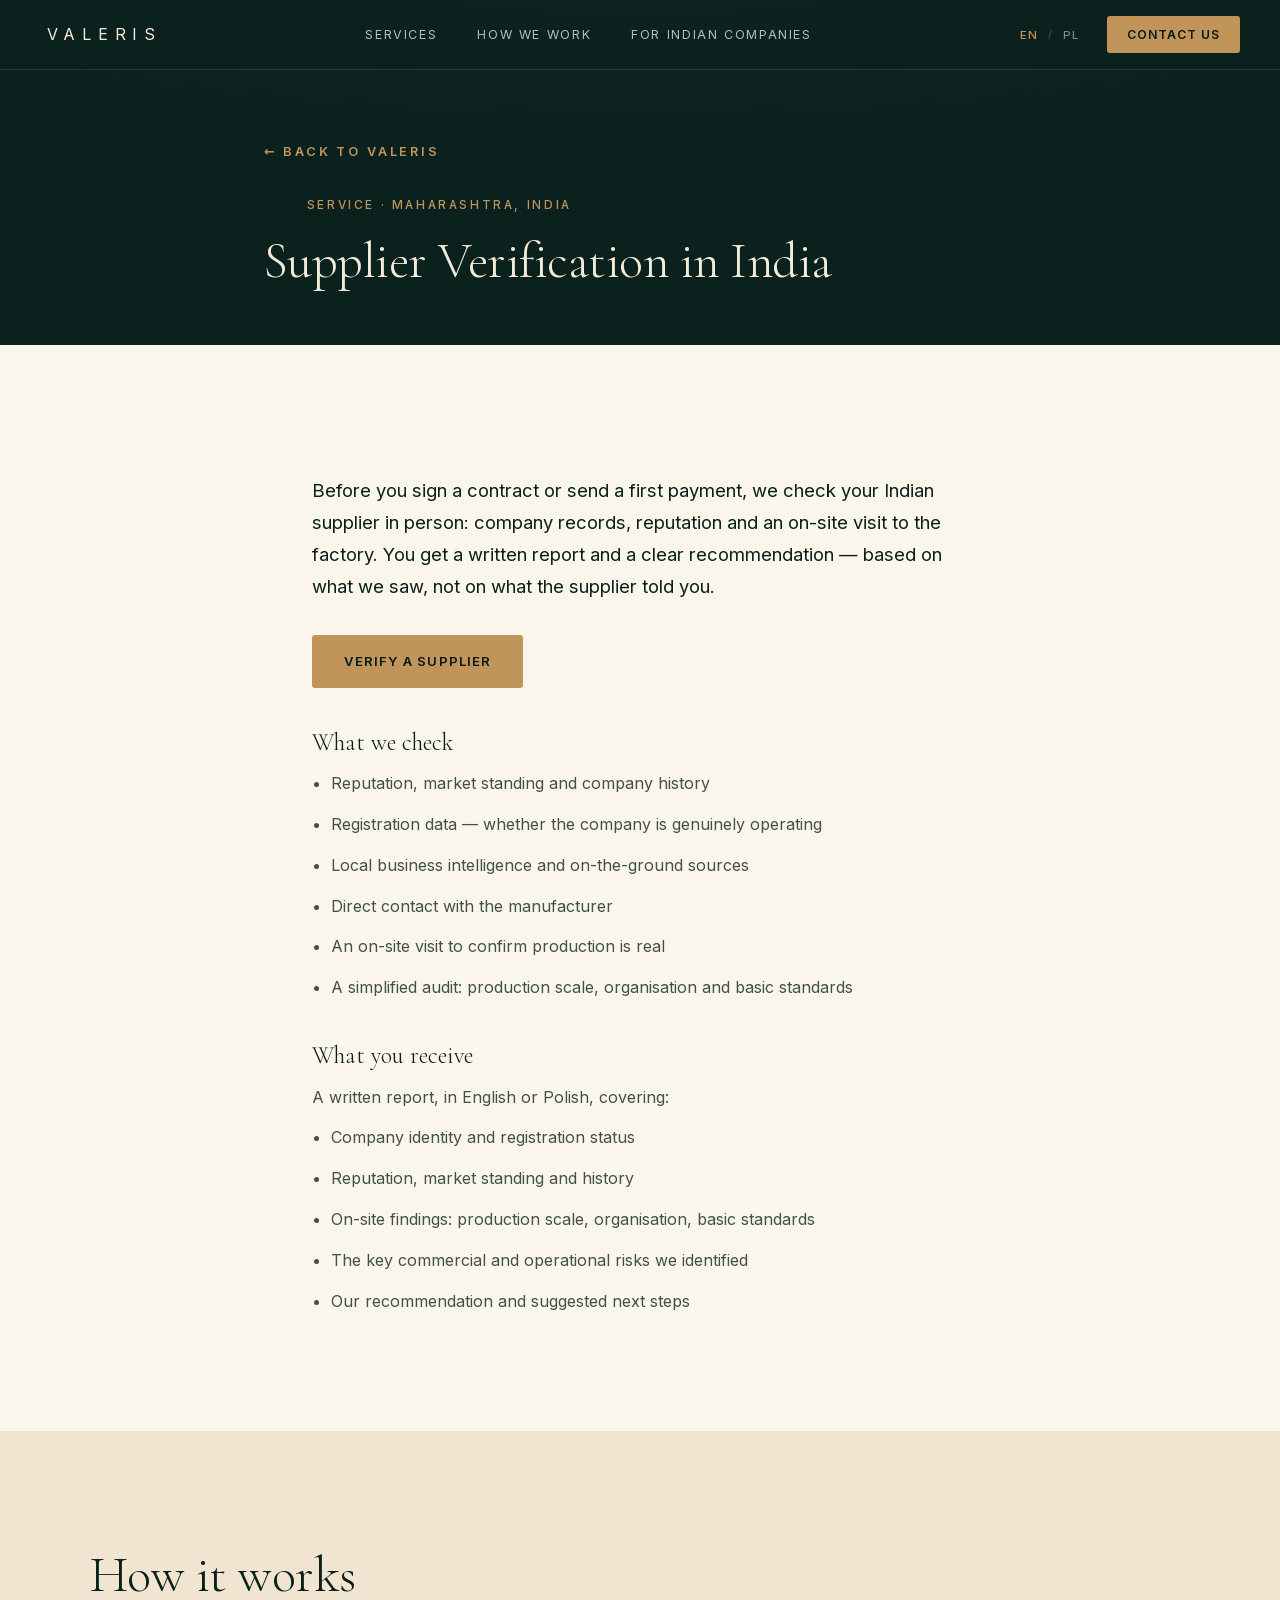
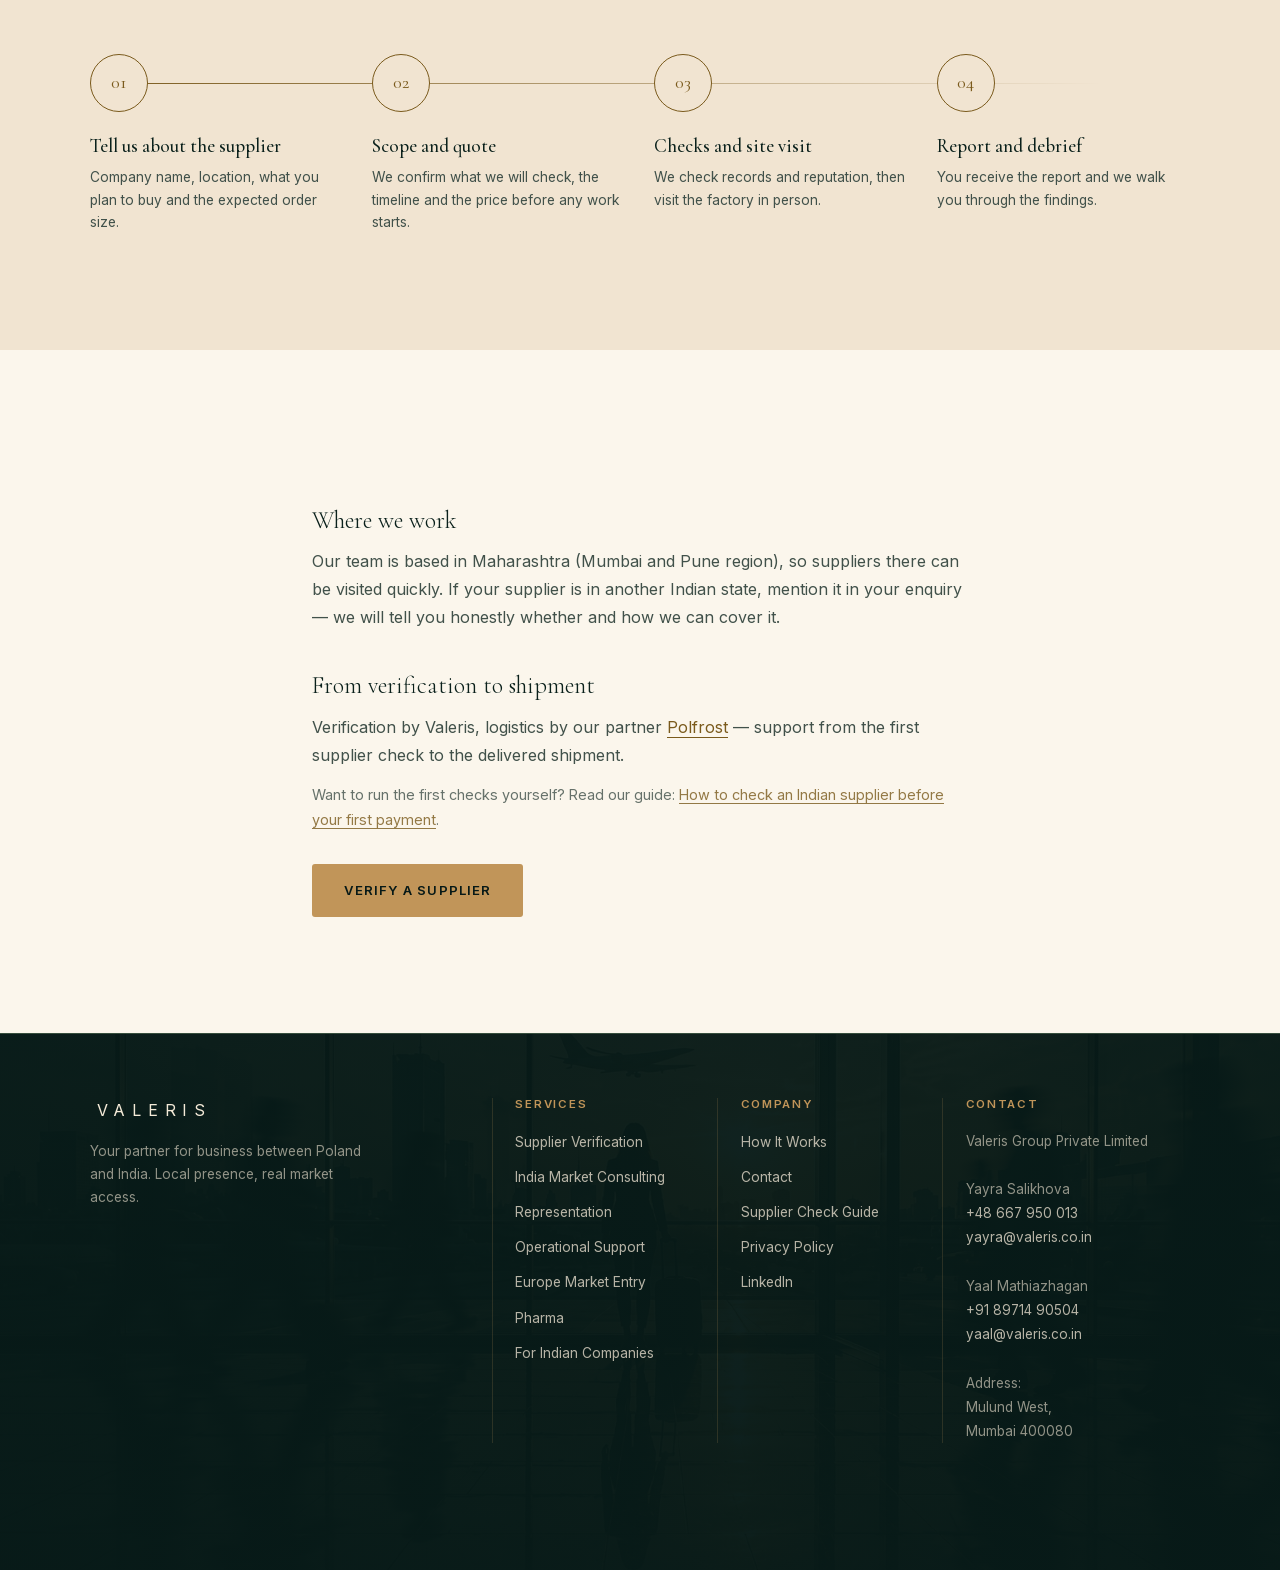
<file: supplier-verification.html>
<!DOCTYPE html>
<html lang="en">
<head>
  <meta charset="UTF-8" />
  <meta name="viewport" content="width=device-width, initial-scale=1.0" />

  <title data-i18n="sv.meta.title">Supplier Verification in India (Maharashtra) — Valeris Group</title>
  <meta name="description" data-i18n-attr="content" data-i18n="sv.meta.description"
        content="We verify Indian suppliers on the ground in Maharashtra: registration and reputation checks, a factory visit and a written report before you sign or pay." />

  <link rel="canonical" href="https://www.valeris.co.in/supplier-verification.html" />
  <link rel="alternate" hreflang="en" href="https://www.valeris.co.in/supplier-verification.html" />
  <link rel="alternate" hreflang="pl" href="https://www.valeris.co.in/pl/supplier-verification.html" />
  <link rel="alternate" hreflang="x-default" href="https://www.valeris.co.in/supplier-verification.html" />
  <meta name="robots" content="index, follow, max-image-preview:large" />
  <meta name="theme-color" content="#071917" />

  <meta property="og:type" content="website" />
  <meta property="og:site_name" content="Valeris Group" />
  <meta property="og:title" data-i18n-attr="content" data-i18n="sv.meta.title" content="Supplier Verification in India (Maharashtra) — Valeris Group" />
  <meta property="og:description" data-i18n-attr="content" data-i18n="sv.meta.description" content="We verify Indian suppliers on the ground in Maharashtra: registration and reputation checks, a factory visit and a written report before you sign or pay." />
  <meta property="og:url" content="https://www.valeris.co.in/supplier-verification.html" />
  <meta property="og:image" content="https://www.valeris.co.in/assets/img/og-image.png" />
  <meta property="og:locale" content="en_GB" />
  <meta property="og:locale:alternate" content="pl_PL" />

  <link rel="icon" href="assets/img/favicon.svg" type="image/svg+xml" />
  <link rel="apple-touch-icon" href="assets/img/favicon.svg" />
  <script type="application/ld+json">
  {
    "@context": "https://schema.org",
    "@type": "Service",
    "name": "Supplier Verification in India",
    "serviceType": "Supplier verification and factory visit",
    "areaServed": "Maharashtra, India",
    "provider": { "@type": "ProfessionalService", "name": "Valeris Group Private Limited", "url": "https://www.valeris.co.in/" }
  }
  </script>

  <style>html,body{background:#071917;margin:0}</style>
  <link rel="preload" as="font" type="font/woff2" href="assets/fonts/cormorantgaramond-300-normal-latin.woff2" crossorigin />
  <link rel="stylesheet" href="assets/css/fonts.css" />
  <link rel="stylesheet" href="assets/css/styles.css" />
</head>
<body>
  <a class="skip-link" href="#main">Skip to content</a>

  <!-- ─────────────────────────  NAVIGATION  ───────────────────────── -->
  <header class="site-header" id="siteHeader">
    <div class="header-inner">
      <a href="/" class="wordmark" aria-label="Valeris — home">VALERIS</a>

      <nav class="primary-nav" aria-label="Primary">
        <ul class="nav-links" id="navLinks">
          <li><a href="/#services" data-i18n="nav.services">Services</a></li>
          <li><a href="/#process"  data-i18n="nav.how">How We Work</a></li>
          <li><a href="india.html" data-i18n="nav.startPoland">For Indian Companies</a></li>
          <li class="nav-mobile-cta"><a href="/#contact" data-i18n="nav.contact">Contact</a></li>
        </ul>
      </nav>

      <div class="header-actions">
        <div class="lang-switch" role="group" aria-label="Language">
          <button type="button" class="lang-btn is-active" data-lang="en" aria-pressed="true">EN</button>
          <span class="lang-sep" aria-hidden="true">/</span>
          <button type="button" class="lang-btn" data-lang="pl" aria-pressed="false">PL</button>
        </div>
        <a href="/#contact" class="btn btn-primary btn-sm nav-cta" data-i18n="nav.cta">Contact Us</a>
        <button type="button" class="hamburger" id="hamburger" aria-label="Open menu" aria-expanded="false" aria-controls="navLinks">
          <span></span><span></span><span></span>
        </button>
      </div>
    </div>
  </header>

    <main id="main">
    <section class="section section--dark" style="padding-top: calc(var(--header-h) + 4.5rem); padding-bottom: 3.5rem;">
      <div class="container" style="max-width: 52rem;">
        <a href="/" class="ei-dir" data-i18n="pharma.backLink" style="display:block;width:fit-content;margin-bottom:1.6rem;font-size:0.8rem;">← Back to Valeris</a>
        <p class="kicker" data-i18n="sv.kicker">Service · Maharashtra, India</p>
        <h1 class="section-title" data-i18n="sv.h1">Supplier Verification in India</h1>
      </div>
    </section>
    <!-- pl:block supplier-verification -->
    <section class="section section--paper">
      <div class="container prose">
        <p class="lead">Before you sign a contract or send a first payment, we check your Indian supplier in person: company records, reputation and an on-site visit to the factory. You get a written report and a clear recommendation — based on what we saw, not on what the supplier told you.</p>
        <p><a href="/#contact" class="btn btn-primary">Verify a supplier</a></p>

        <h2>What we check</h2>
        <ul><li>Reputation, market standing and company history</li><li>Registration data — whether the company is genuinely operating</li><li>Local business intelligence and on-the-ground sources</li><li>Direct contact with the manufacturer</li><li>An on-site visit to confirm production is real</li><li>A simplified audit: production scale, organisation and basic standards</li></ul>

        <h2>What you receive</h2>
        <p>A written report, in English or Polish, covering:</p>
        <ul><li>Company identity and registration status</li><li>Reputation, market standing and history</li><li>On-site findings: production scale, organisation, basic standards</li><li>The key commercial and operational risks we identified</li><li>Our recommendation and suggested next steps</li></ul>
      </div>
    </section>

    <section class="section section--light">
      <div class="container">
        <div class="section-head" data-reveal><h2 class="section-title">How it works</h2></div>
        <div class="process-steps">
          <div class="process-step" data-reveal>
            <div class="step-num-circle">01</div>
            <h3 class="step-title">Tell us about the supplier</h3>
            <p class="step-desc">Company name, location, what you plan to buy and the expected order size.</p>
          </div>
          <div class="process-step" data-reveal>
            <div class="step-num-circle">02</div>
            <h3 class="step-title">Scope and quote</h3>
            <p class="step-desc">We confirm what we will check, the timeline and the price before any work starts.</p>
          </div>
          <div class="process-step" data-reveal>
            <div class="step-num-circle">03</div>
            <h3 class="step-title">Checks and site visit</h3>
            <p class="step-desc">We check records and reputation, then visit the factory in person.</p>
          </div>
          <div class="process-step" data-reveal>
            <div class="step-num-circle">04</div>
            <h3 class="step-title">Report and debrief</h3>
            <p class="step-desc">You receive the report and we walk you through the findings.</p>
          </div>
        </div>
      </div>
    </section>

    <section class="section section--paper">
      <div class="container prose">
        <h2>Where we work</h2>
        <p>Our team is based in Maharashtra (Mumbai and Pune region), so suppliers there can be visited quickly. If your supplier is in another Indian state, mention it in your enquiry — we will tell you honestly whether and how we can cover it.</p>
        <h2>From verification to shipment</h2>
        <p>Verification by Valeris, logistics by our partner <a href="https://www.polfrost.com.pl/" target="_blank" rel="noopener">Polfrost</a> — support from the first supplier check to the delivered shipment.</p>
        <p class="prose-note">Want to run the first checks yourself? Read our guide: <a href="guide-verify-indian-supplier.html">How to check an Indian supplier before your first payment</a>.</p>
        <p><a href="/#contact" class="btn btn-primary">Verify a supplier</a></p>
      </div>
    </section>
    <!-- /pl:block -->
  </main>

  <!-- ─────────────────────────  FOOTER  ───────────────────────── -->
  <footer class="footer">
    <div class="container footer-inner" data-reveal>
      <div class="footer-brand">
        <span class="wordmark wordmark--footer">VALERIS</span>
        <p class="footer-desc" data-i18n="footer.desc">Your partner for business between Poland and India. Local presence, real market access.</p>
      </div>
      <div class="footer-col">
        <h3 class="footer-col-title" data-i18n="footer.servicesTitle">Services</h3>
        <ul class="footer-links">
          <li><a href="supplier-verification.html" data-i18n="footer.s1">Supplier Verification</a></li>
          <li><a href="/#services" data-i18n="footer.s2">India Market Consulting</a></li>
          <li><a href="/#services" data-i18n="footer.s3">Representation</a></li>
          <li><a href="/#services" data-i18n="footer.s4">Operational Support</a></li>
          <li><a href="/#directions" data-i18n="footer.s5">Europe Market Entry</a></li>
          <li><a href="pharma.html" data-i18n="footer.s6">Pharma</a></li>
          <li><a href="india.html" data-i18n="nav.startPoland">For Indian Companies</a></li>
        </ul>
      </div>
      <div class="footer-col">
        <h3 class="footer-col-title" data-i18n="footer.companyTitle">Company</h3>
        <ul class="footer-links">
          <li><a href="/#process" data-i18n="footer.c2">How It Works</a></li>
          <li><a href="/#contact" data-i18n="footer.c3">Contact</a></li>
          <li><a href="guide-verify-indian-supplier.html" data-i18n="footer.guide">Supplier Check Guide</a></li>
          <li><a href="privacy.html" data-i18n="footer.privacy">Privacy Policy</a></li>
          <li><a href="https://www.linkedin.com/company/valeris-group-private-limited/" target="_blank" rel="noopener">LinkedIn</a></li>
        </ul>
      </div>
      <div class="footer-col">
        <h3 class="footer-col-title" data-i18n="footer.contactTitle">Contact</h3>
        <address class="footer-address">
          Valeris Group Private Limited<br />
          <br />
          Yayra Salikhova<br />
          <a href="tel:+48667950013">+48 667 950 013</a><br />
          <a href="mailto:yayra@valeris.co.in" rel="noopener">yayra@valeris.co.in</a><br />
          <br />
          Yaal Mathiazhagan<br />
          <a href="tel:+918971490504">+91 89714 90504</a><br />
          <a href="mailto:yaal@valeris.co.in" rel="noopener">yaal@valeris.co.in</a><br />
          <br />
          <span data-i18n="contact.addressLabel">Address</span>:<br />
          Mulund West,<br />
          Mumbai 400080
        </address>
      </div>
    </div>
    <div class="container footer-bottom" data-reveal>
      <span data-i18n="footer.rights">© 2026 Valeris Group Private Limited. All rights reserved.</span>
      <span class="footer-tag" data-i18n="footer.tag">Poland · India</span>
    </div>
  </footer>

  <script src="assets/js/config.js" defer></script>
  <script src="assets/js/i18n.js" defer></script>
  <script src="assets/js/main.js" defer></script>
</body>
</html>
</file>
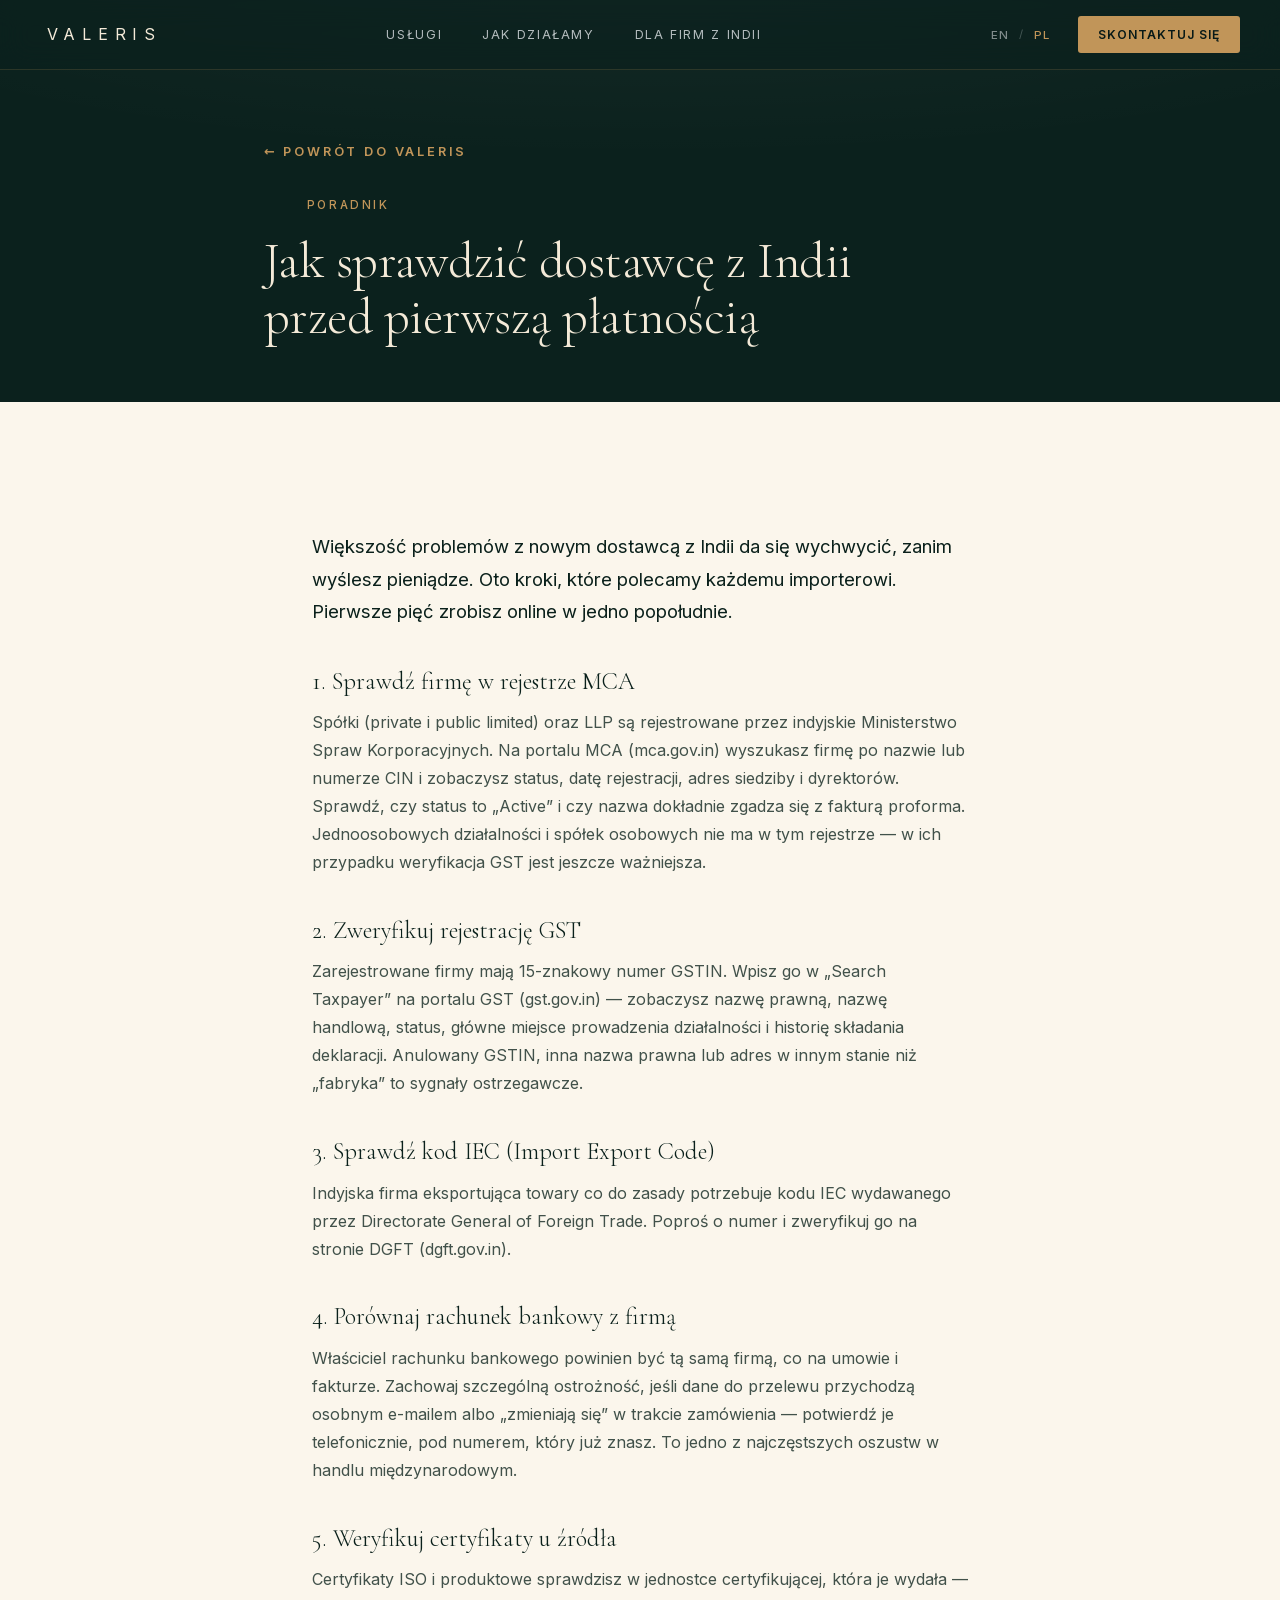
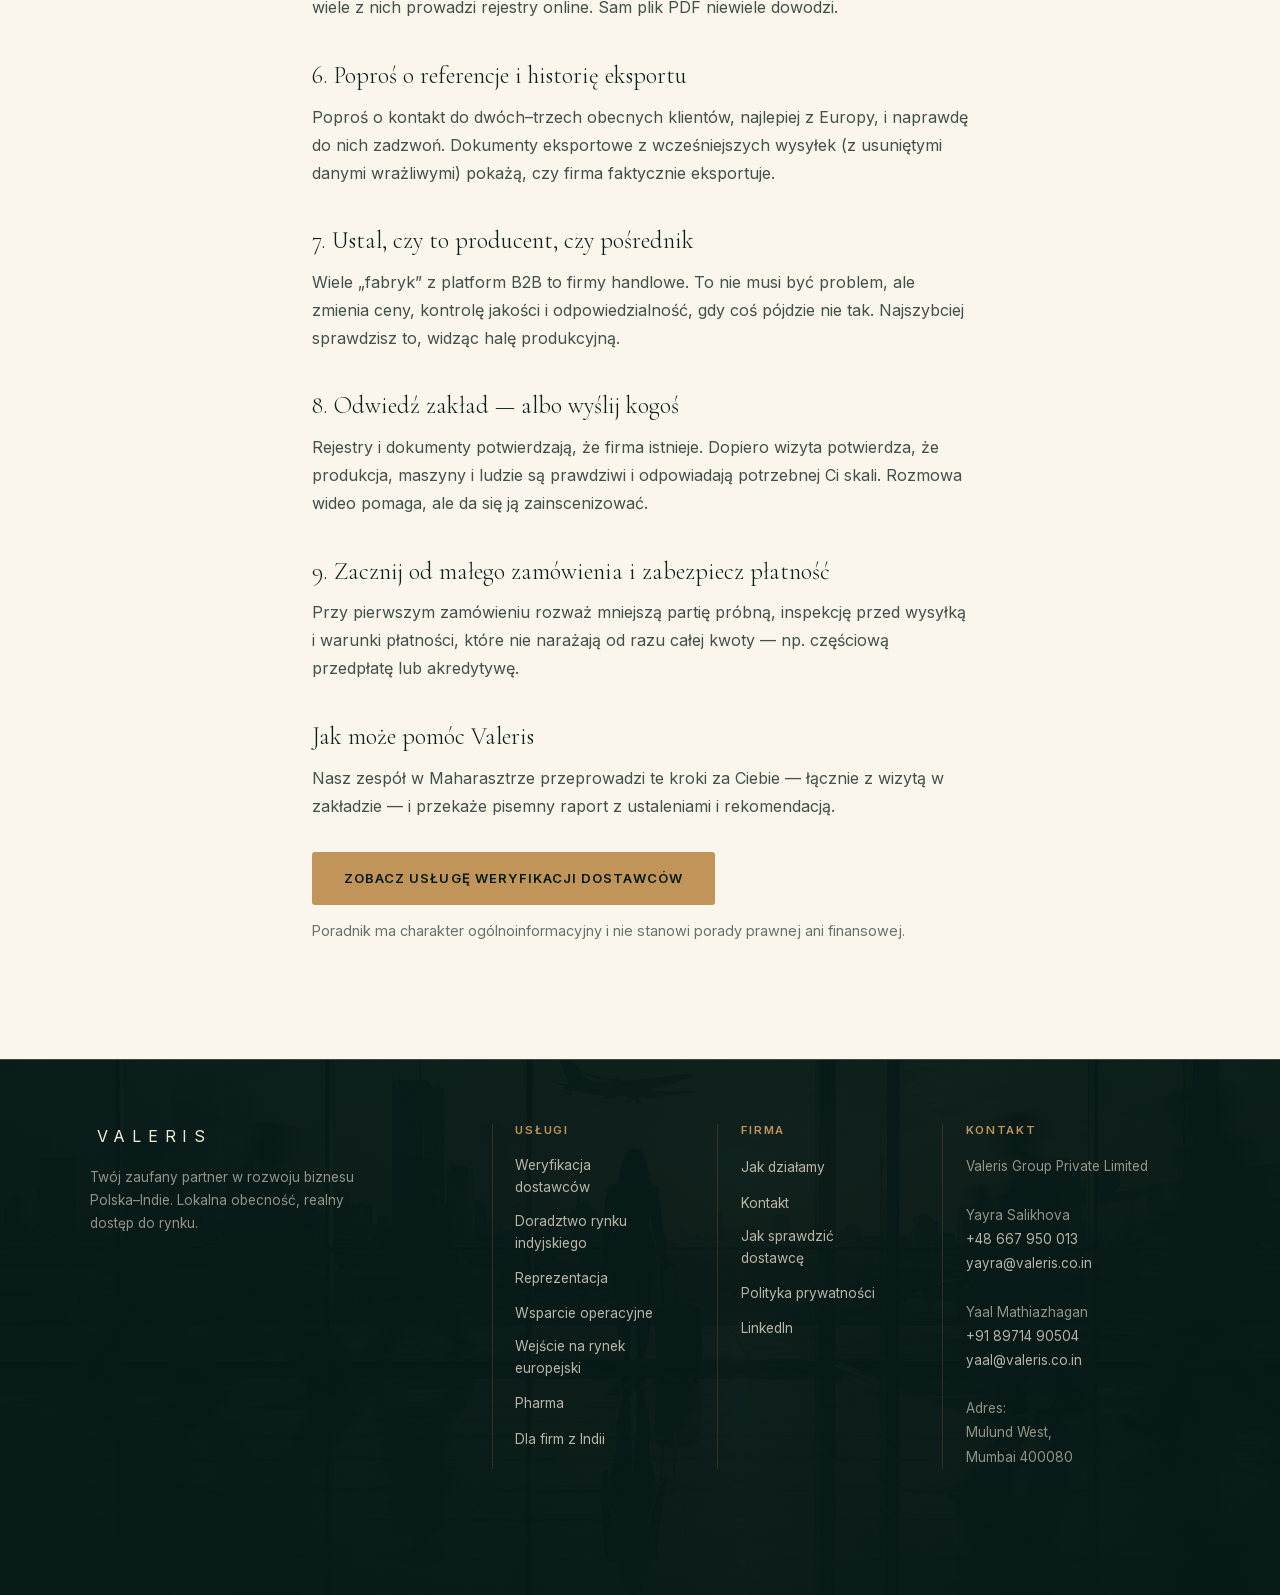
<file: pl/guide-verify-indian-supplier.html>
<!DOCTYPE html>
<html lang="pl">
<head>
  <meta charset="UTF-8" />
  <meta name="viewport" content="width=device-width, initial-scale=1.0" />

  <title data-i18n="guide.meta.title">Jak sprawdzić dostawcę z Indii przed pierwszą płatnością — Valeris Group</title>
  <meta name="description" data-i18n-attr="content" data-i18n="guide.meta.description"
        content="Praktyczna lista kontrolna dla importerów: rejestr MCA, GST i IEC, rachunek bankowy, certyfikaty, referencje i wizyta w zakładzie." />

  <link rel="canonical" href="https://www.valeris.co.in/pl/guide-verify-indian-supplier.html" />
  <link rel="alternate" hreflang="en" href="https://www.valeris.co.in/guide-verify-indian-supplier.html" />
  <link rel="alternate" hreflang="pl" href="https://www.valeris.co.in/pl/guide-verify-indian-supplier.html" />
  <link rel="alternate" hreflang="x-default" href="https://www.valeris.co.in/guide-verify-indian-supplier.html" />
  <meta name="robots" content="index, follow, max-image-preview:large" />
  <meta name="theme-color" content="#071917" />

  <meta property="og:type" content="website" />
  <meta property="og:site_name" content="Valeris Group" />
  <meta property="og:title" data-i18n-attr="content" data-i18n="guide.meta.title" content="Jak sprawdzić dostawcę z Indii przed pierwszą płatnością — Valeris Group" />
  <meta property="og:description" data-i18n-attr="content" data-i18n="guide.meta.description" content="Praktyczna lista kontrolna dla importerów: rejestr MCA, GST i IEC, rachunek bankowy, certyfikaty, referencje i wizyta w zakładzie." />
  <meta property="og:url" content="https://www.valeris.co.in/pl/guide-verify-indian-supplier.html" />
  <meta property="og:image" content="https://www.valeris.co.in/assets/img/og-image.png" />
  <meta property="og:locale" content="pl_PL" />
  <meta property="og:locale:alternate" content="en_GB" />

  <link rel="icon" href="/assets/img/favicon.svg" type="image/svg+xml" />
  <link rel="apple-touch-icon" href="/assets/img/favicon.svg" />
  <script type="application/ld+json">
  {
    "@context": "https://schema.org",
    "@type": "Article",
    "headline": "How to check an Indian supplier before your first payment",
    "datePublished": "2026-09-24",
    "author": { "@type": "Organization", "name": "Valeris Group Private Limited" },
    "publisher": { "@type": "Organization", "name": "Valeris Group Private Limited", "url": "https://www.valeris.co.in/" }
  }
  </script>

  <style>html,body{background:#071917;margin:0}</style>
  <link rel="preload" as="font" type="font/woff2" href="/assets/fonts/cormorantgaramond-300-normal-latin.woff2" crossorigin />
  <link rel="stylesheet" href="/assets/css/fonts.css" />
  <link rel="stylesheet" href="/assets/css/styles.css" />
</head>
<body>
  <a class="skip-link" href="#main">Przejdź do treści</a>

  <!-- ─────────────────────────  NAVIGATION  ───────────────────────── -->
  <header class="site-header" id="siteHeader">
    <div class="header-inner">
      <a href="/pl/" class="wordmark" aria-label="Valeris — strona główna">VALERIS</a>

      <nav class="primary-nav" aria-label="Menu główne">
        <ul class="nav-links" id="navLinks">
          <li><a href="/pl/#services" data-i18n="nav.services">Usługi</a></li>
          <li><a href="/pl/#process"  data-i18n="nav.how">Jak działamy</a></li>
          <li><a href="/india.html" data-i18n="nav.startPoland">Dla firm z Indii</a></li>
          <li class="nav-mobile-cta"><a href="/pl/#contact" data-i18n="nav.contact">Kontakt</a></li>
        </ul>
      </nav>

      <div class="header-actions">
        <div class="lang-switch" role="group" aria-label="Język">
          <button type="button" class="lang-btn" data-lang="en" aria-pressed="false">EN</button>
          <span class="lang-sep" aria-hidden="true">/</span>
          <button type="button" class="lang-btn is-active" data-lang="pl" aria-pressed="true">PL</button>
        </div>
        <a href="/pl/#contact" class="btn btn-primary btn-sm nav-cta" data-i18n="nav.cta">Skontaktuj się</a>
        <button type="button" class="hamburger" id="hamburger" aria-label="Otwórz menu" aria-expanded="false" aria-controls="navLinks">
          <span></span><span></span><span></span>
        </button>
      </div>
    </div>
  </header>

    <main id="main">
    <section class="section section--dark" style="padding-top: calc(var(--header-h) + 4.5rem); padding-bottom: 3.5rem;">
      <div class="container" style="max-width: 52rem;">
        <a href="/pl/" class="ei-dir" data-i18n="pharma.backLink" style="display:block;width:fit-content;margin-bottom:1.6rem;font-size:0.8rem;">← Powrót do Valeris</a>
        <p class="kicker" data-i18n="guide.kicker">Poradnik</p>
        <h1 class="section-title" data-i18n="guide.h1">Jak sprawdzić dostawcę z Indii przed pierwszą płatnością</h1>
      </div>
    </section>
        <section class="section section--paper">
      <div class="container prose">
        <p class="lead">Większość problemów z nowym dostawcą z Indii da się wychwycić, zanim wyślesz pieniądze. Oto kroki, które polecamy każdemu importerowi. Pierwsze pięć zrobisz online w jedno popołudnie.</p>
        <h2>1. Sprawdź firmę w rejestrze MCA</h2>
        <p>Spółki (private i public limited) oraz LLP są rejestrowane przez indyjskie Ministerstwo Spraw Korporacyjnych. Na portalu MCA (mca.gov.in) wyszukasz firmę po nazwie lub numerze CIN i zobaczysz status, datę rejestracji, adres siedziby i dyrektorów. Sprawdź, czy status to „Active” i czy nazwa dokładnie zgadza się z fakturą proforma. Jednoosobowych działalności i spółek osobowych nie ma w tym rejestrze — w ich przypadku weryfikacja GST jest jeszcze ważniejsza.</p>
        <h2>2. Zweryfikuj rejestrację GST</h2>
        <p>Zarejestrowane firmy mają 15-znakowy numer GSTIN. Wpisz go w „Search Taxpayer” na portalu GST (gst.gov.in) — zobaczysz nazwę prawną, nazwę handlową, status, główne miejsce prowadzenia działalności i historię składania deklaracji. Anulowany GSTIN, inna nazwa prawna lub adres w innym stanie niż „fabryka” to sygnały ostrzegawcze.</p>
        <h2>3. Sprawdź kod IEC (Import Export Code)</h2>
        <p>Indyjska firma eksportująca towary co do zasady potrzebuje kodu IEC wydawanego przez Directorate General of Foreign Trade. Poproś o numer i zweryfikuj go na stronie DGFT (dgft.gov.in).</p>
        <h2>4. Porównaj rachunek bankowy z firmą</h2>
        <p>Właściciel rachunku bankowego powinien być tą samą firmą, co na umowie i fakturze. Zachowaj szczególną ostrożność, jeśli dane do przelewu przychodzą osobnym e-mailem albo „zmieniają się” w trakcie zamówienia — potwierdź je telefonicznie, pod numerem, który już znasz. To jedno z najczęstszych oszustw w handlu międzynarodowym.</p>
        <h2>5. Weryfikuj certyfikaty u źródła</h2>
        <p>Certyfikaty ISO i produktowe sprawdzisz w jednostce certyfikującej, która je wydała — wiele z nich prowadzi rejestry online. Sam plik PDF niewiele dowodzi.</p>
        <h2>6. Poproś o referencje i historię eksportu</h2>
        <p>Poproś o kontakt do dwóch–trzech obecnych klientów, najlepiej z Europy, i naprawdę do nich zadzwoń. Dokumenty eksportowe z wcześniejszych wysyłek (z usuniętymi danymi wrażliwymi) pokażą, czy firma faktycznie eksportuje.</p>
        <h2>7. Ustal, czy to producent, czy pośrednik</h2>
        <p>Wiele „fabryk” z platform B2B to firmy handlowe. To nie musi być problem, ale zmienia ceny, kontrolę jakości i odpowiedzialność, gdy coś pójdzie nie tak. Najszybciej sprawdzisz to, widząc halę produkcyjną.</p>
        <h2>8. Odwiedź zakład — albo wyślij kogoś</h2>
        <p>Rejestry i dokumenty potwierdzają, że firma istnieje. Dopiero wizyta potwierdza, że produkcja, maszyny i ludzie są prawdziwi i odpowiadają potrzebnej Ci skali. Rozmowa wideo pomaga, ale da się ją zainscenizować.</p>
        <h2>9. Zacznij od małego zamówienia i zabezpiecz płatność</h2>
        <p>Przy pierwszym zamówieniu rozważ mniejszą partię próbną, inspekcję przed wysyłką i warunki płatności, które nie narażają od razu całej kwoty — np. częściową przedpłatę lub akredytywę.</p>

        <h2>Jak może pomóc Valeris</h2>
        <p>Nasz zespół w Maharasztrze przeprowadzi te kroki za Ciebie — łącznie z wizytą w zakładzie — i przekaże pisemny raport z ustaleniami i rekomendacją.</p>
        <p><a href="supplier-verification.html" class="btn btn-primary">Zobacz usługę weryfikacji dostawców</a></p>
        <p class="prose-note">Poradnik ma charakter ogólnoinformacyjny i nie stanowi porady prawnej ani finansowej.</p>
      </div>
    </section>
  </main>

  <!-- ─────────────────────────  FOOTER  ───────────────────────── -->
  <footer class="footer">
    <div class="container footer-inner" data-reveal>
      <div class="footer-brand">
        <span class="wordmark wordmark--footer">VALERIS</span>
        <p class="footer-desc" data-i18n="footer.desc">Twój zaufany partner w rozwoju biznesu Polska–Indie. Lokalna obecność, realny dostęp do rynku.</p>
      </div>
      <div class="footer-col">
        <h3 class="footer-col-title" data-i18n="footer.servicesTitle">Usługi</h3>
        <ul class="footer-links">
          <li><a href="supplier-verification.html" data-i18n="footer.s1">Weryfikacja dostawców</a></li>
          <li><a href="/pl/#services" data-i18n="footer.s2">Doradztwo rynku indyjskiego</a></li>
          <li><a href="/pl/#services" data-i18n="footer.s3">Reprezentacja</a></li>
          <li><a href="/pl/#services" data-i18n="footer.s4">Wsparcie operacyjne</a></li>
          <li><a href="/pl/#directions" data-i18n="footer.s5">Wejście na rynek europejski</a></li>
          <li><a href="pharma.html" data-i18n="footer.s6">Pharma</a></li>
          <li><a href="/india.html" data-i18n="nav.startPoland">Dla firm z Indii</a></li>
        </ul>
      </div>
      <div class="footer-col">
        <h3 class="footer-col-title" data-i18n="footer.companyTitle">Firma</h3>
        <ul class="footer-links">
          <li><a href="/pl/#process" data-i18n="footer.c2">Jak działamy</a></li>
          <li><a href="/pl/#contact" data-i18n="footer.c3">Kontakt</a></li>
          <li><a href="guide-verify-indian-supplier.html" data-i18n="footer.guide">Jak sprawdzić dostawcę</a></li>
          <li><a href="privacy.html" data-i18n="footer.privacy">Polityka prywatności</a></li>
          <li><a href="https://www.linkedin.com/company/valeris-group-private-limited/" target="_blank" rel="noopener">LinkedIn</a></li>
        </ul>
      </div>
      <div class="footer-col">
        <h3 class="footer-col-title" data-i18n="footer.contactTitle">Kontakt</h3>
        <address class="footer-address">
          Valeris Group Private Limited<br />
          <br />
          Yayra Salikhova<br />
          <a href="tel:+48667950013">+48 667 950 013</a><br />
          <a href="mailto:yayra@valeris.co.in" rel="noopener">yayra@valeris.co.in</a><br />
          <br />
          Yaal Mathiazhagan<br />
          <a href="tel:+918971490504">+91 89714 90504</a><br />
          <a href="mailto:yaal@valeris.co.in" rel="noopener">yaal@valeris.co.in</a><br />
          <br />
          <span data-i18n="contact.addressLabel">Adres</span>:<br />
          Mulund West,<br />
          Mumbai 400080
        </address>
      </div>
    </div>
    <div class="container footer-bottom" data-reveal>
      <span data-i18n="footer.rights">© 2026 Valeris Group Private Limited. Wszelkie prawa zastrzeżone.</span>
      <span class="footer-tag" data-i18n="footer.tag">Polska · Indie</span>
    </div>
  </footer>

  <script src="/assets/js/config.js" defer></script>
  <script src="/assets/js/i18n.js" defer></script>
  <script src="/assets/js/main.js" defer></script>
</body>
</html>
</file>
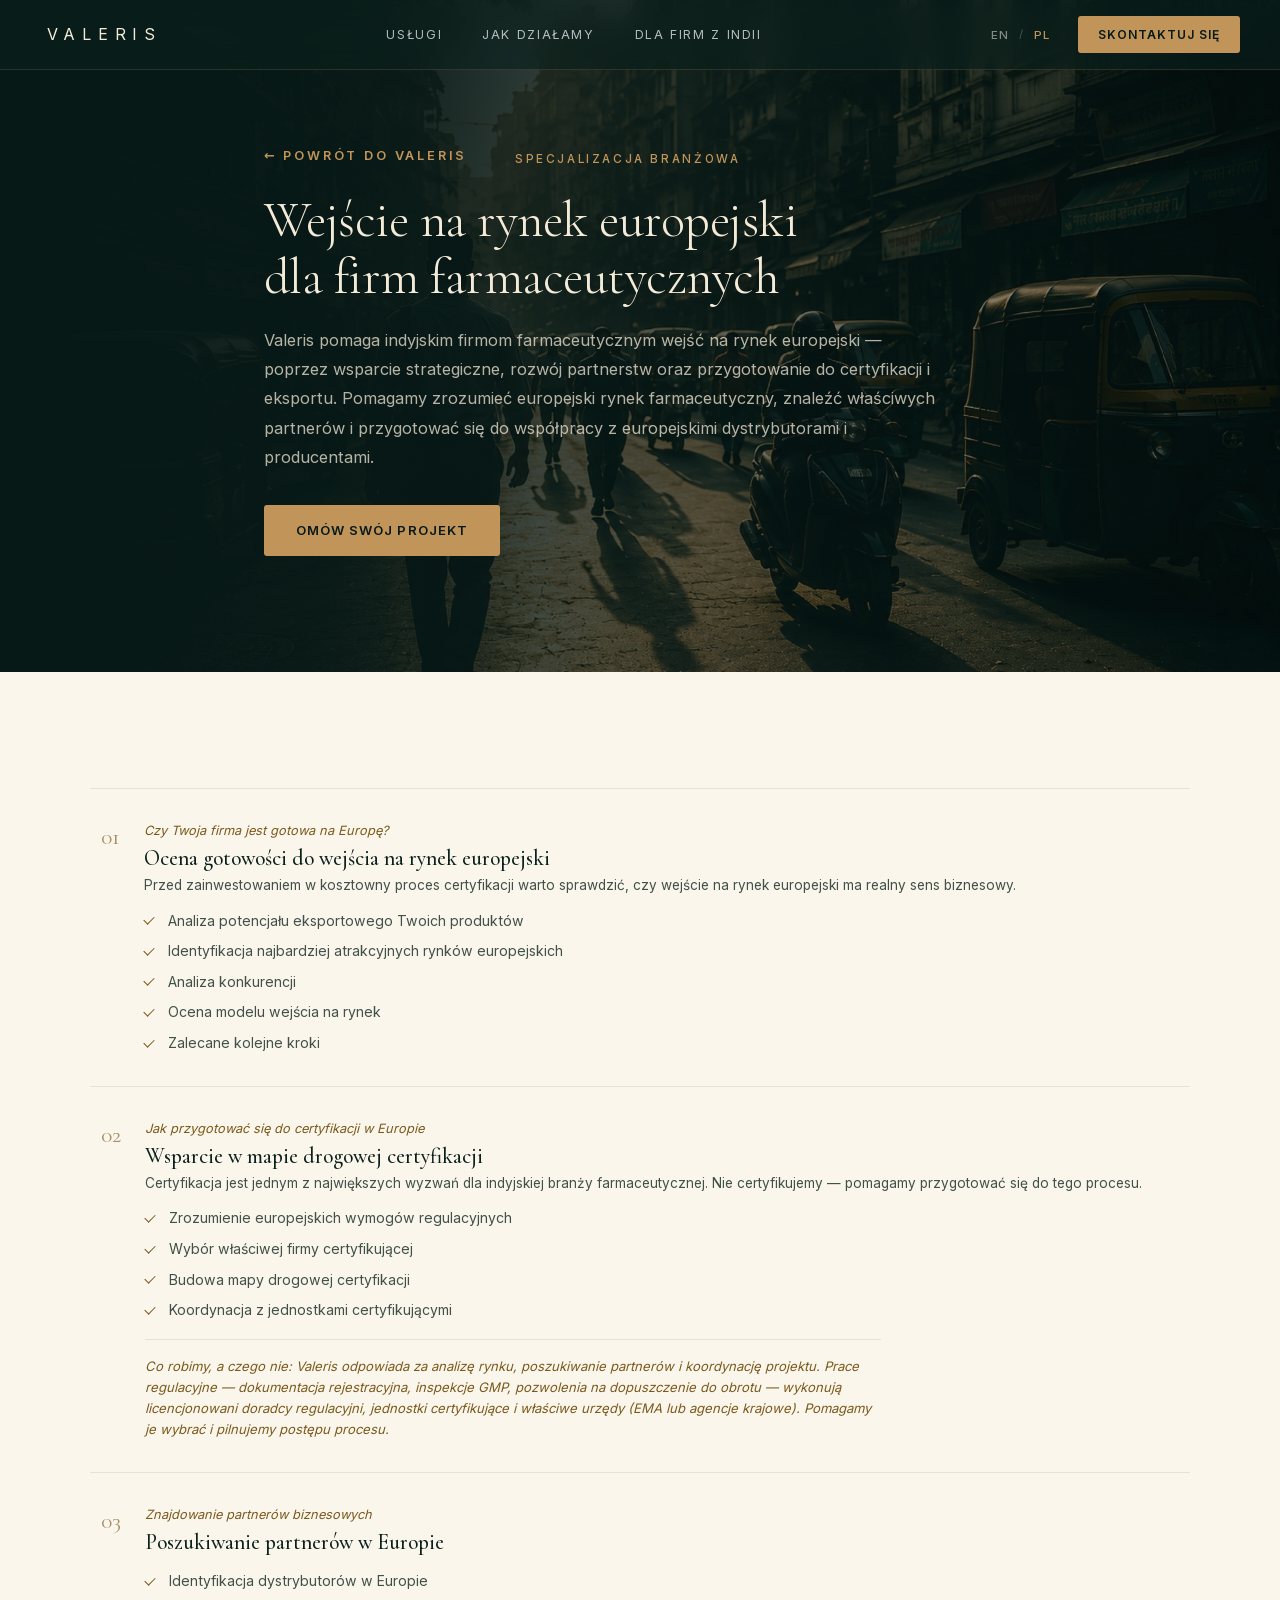
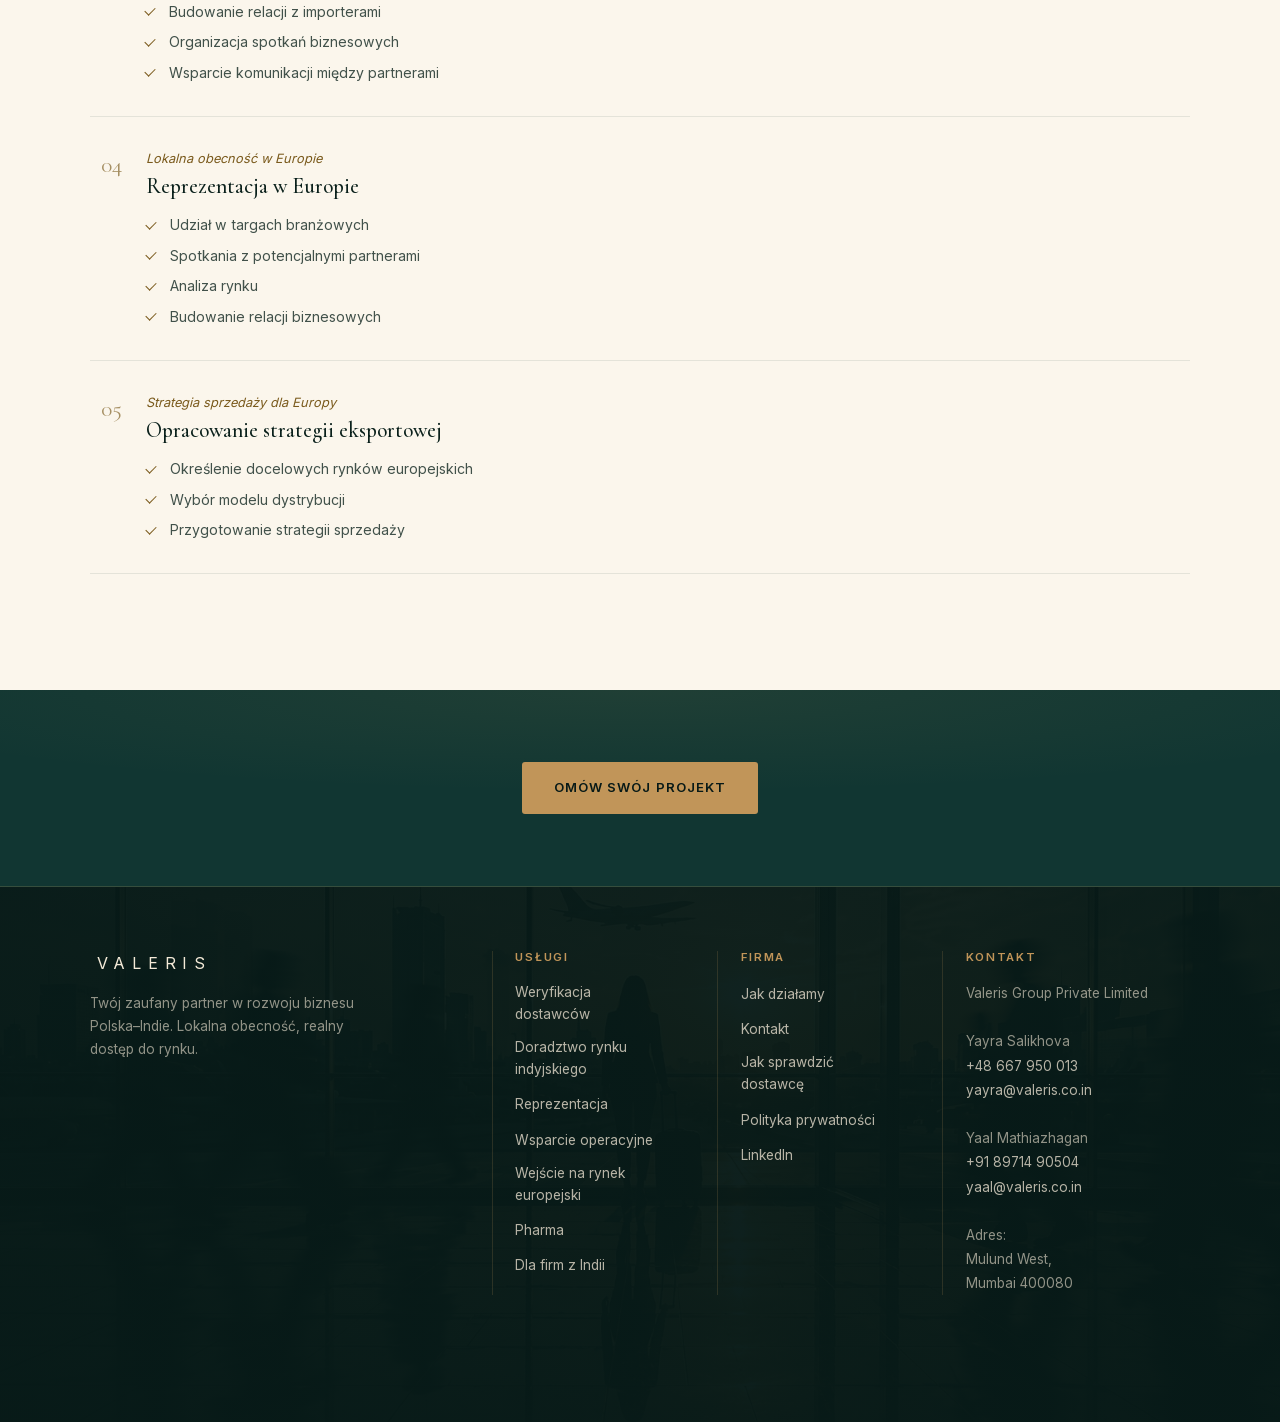
<file: pl/pharma.html>
<!DOCTYPE html>
<html lang="pl">
<head>
  <meta charset="UTF-8" />
  <meta name="viewport" content="width=device-width, initial-scale=1.0" />

  <title data-i18n="pharma.meta.title">Wejście na rynek europejski dla firm farmaceutycznych — Valeris Group</title>
  <meta name="description" data-i18n-attr="content" data-i18n="pharma.meta.description"
        content="Valeris pomaga indyjskim firmom farmaceutycznym wejść na rynek europejski — strategia, rozwój partnerstw, certyfikacja i gotowość eksportowa." />

  <link rel="canonical" href="https://www.valeris.co.in/pl/pharma.html" />
  <link rel="alternate" hreflang="en" href="https://www.valeris.co.in/pharma.html" />
  <link rel="alternate" hreflang="pl" href="https://www.valeris.co.in/pl/pharma.html" />
  <link rel="alternate" hreflang="x-default" href="https://www.valeris.co.in/pharma.html" />
  <meta name="robots" content="index, follow, max-image-preview:large" />
  <meta name="theme-color" content="#071917" />

  <meta property="og:type" content="website" />
  <meta property="og:site_name" content="Valeris Group" />
  <meta property="og:title" data-i18n-attr="content" data-i18n="pharma.meta.title" content="Wejście na rynek europejski dla firm farmaceutycznych — Valeris Group" />
  <meta property="og:description" data-i18n-attr="content" data-i18n="pharma.meta.description" content="Valeris pomaga indyjskim firmom farmaceutycznym wejść na rynek europejski — strategia, rozwój partnerstw, certyfikacja i gotowość eksportowa." />
  <meta property="og:url" content="https://www.valeris.co.in/pl/pharma.html" />
  <meta property="og:image" content="https://www.valeris.co.in/assets/img/og-image.png" />
  <meta property="og:image:width" content="1200" />
  <meta property="og:image:height" content="630" />
  <meta property="og:locale" content="pl_PL" />
  <meta property="og:locale:alternate" content="en_GB" />

  <!-- Twitter -->
  <meta name="twitter:card" content="summary_large_image" />
  <meta name="twitter:title" data-i18n-attr="content" data-i18n="pharma.meta.title" content="Wejście na rynek europejski dla firm farmaceutycznych — Valeris Group" />
  <meta name="twitter:description" data-i18n-attr="content" data-i18n="pharma.meta.description" content="Valeris pomaga indyjskim firmom farmaceutycznym wejść na rynek europejski — strategia, rozwój partnerstw, certyfikacja i gotowość eksportowa." />
  <meta name="twitter:image" content="https://www.valeris.co.in/assets/img/og-image.png" />

  <link rel="icon" href="/assets/img/favicon.svg" type="image/svg+xml" />
  <link rel="apple-touch-icon" href="/assets/img/favicon.svg" />

  <!-- Organization structured data. -->
  <script type="application/ld+json">
  {
    "@context": "https://schema.org",
    "@type": "ProfessionalService",
    "name": "Valeris Group Private Limited",
    "alternateName": "Valeris",
    "url": "https://www.valeris.co.in/pharma.html",
    "logo": "https://www.valeris.co.in/assets/img/favicon.svg",
    "image": "https://www.valeris.co.in/assets/img/og-image.png",
    "description": "We help Indian pharmaceutical companies enter the European market — readiness assessment, certification support, partner search and export strategy.",
    "email": "yayra@valeris.co.in",
    "telephone": "+48667950013",
    "sameAs": ["https://www.linkedin.com/company/valeris-group-private-limited/"],
    "address": {
      "@type": "PostalAddress",
      "addressLocality": "Mulund West, Mumbai",
      "postalCode": "400080",
      "addressRegion": "Maharashtra",
      "addressCountry": "IN"
    },
    "knowsLanguage": ["en", "pl"],
    "areaServed": ["Europe", "Poland", "Maharashtra, India"],
    "serviceType": [
      "Europe Market Readiness Assessment",
      "Certification Roadmap Support",
      "Partner Search in Europe",
      "Representation in Europe",
      "Export Strategy Development"
    ]
  }
  </script>

  <style>html,body{background:#071917;margin:0}</style>

  <link rel="preload" as="font" type="font/woff2" href="/assets/fonts/cormorantgaramond-300-normal-latin.woff2" crossorigin />
  <link rel="preload" as="font" type="font/woff2" href="/assets/fonts/cormorantgaramond-400-italic-latin.woff2" crossorigin />
  <link rel="stylesheet" href="/assets/css/fonts.css" />
  <link rel="stylesheet" href="/assets/css/styles.css" />
</head>
<body>
  <a class="skip-link" href="#main">Przejdź do treści</a>

  <!-- ─────────────────────────  NAVIGATION  ───────────────────────── -->
  <header class="site-header" id="siteHeader">
    <div class="header-inner">
      <a href="/pl/" class="wordmark" aria-label="Valeris — strona główna">VALERIS</a>

      <nav class="primary-nav" aria-label="Menu główne">
        <ul class="nav-links" id="navLinks">
          <li><a href="/pl/#services" data-i18n="nav.services">Usługi</a></li>
          <li><a href="/pl/#process"  data-i18n="nav.how">Jak działamy</a></li>
          <li><a href="/india.html" data-i18n="nav.startPoland">Dla firm z Indii</a></li>
          <li class="nav-mobile-cta"><a href="/pl/#contact" data-i18n="nav.contact">Kontakt</a></li>
        </ul>
      </nav>

      <div class="header-actions">
        <div class="lang-switch" role="group" aria-label="Język">
          <button type="button" class="lang-btn" data-lang="en" aria-pressed="false">EN</button>
          <span class="lang-sep" aria-hidden="true">/</span>
          <button type="button" class="lang-btn is-active" data-lang="pl" aria-pressed="true">PL</button>
        </div>
        <a href="/pl/#contact" class="btn btn-primary btn-sm nav-cta" data-i18n="nav.cta">Skontaktuj się</a>
        <button type="button" class="hamburger" id="hamburger" aria-label="Otwórz menu" aria-expanded="false" aria-controls="navLinks">
          <span></span><span></span><span></span>
        </button>
      </div>
    </div>
  </header>

  <main id="main">
    <!-- ─────────────────────────  PHARMA HERO  ───────────────────────── -->
    <section id="pharma-hero" class="section section--dark pharma-hero" style="padding-top: calc(var(--header-h) + 4.5rem);">
      <div class="container" style="max-width: 52rem;">
        <a href="/pl/" class="ei-dir" data-i18n="pharma.backLink" style="display:inline-block;margin-bottom:1.6rem;font-size:0.8rem;">← Powrót do Valeris</a>
        <p class="kicker" data-i18n="pharma.hero.eyebrow">Specjalizacja branżowa</p>
        <h1 class="section-title" data-i18n="pharma.hero.title">Wejście na rynek europejski dla firm farmaceutycznych</h1>
        <p class="section-text" data-i18n="pharma.hero.desc">Valeris pomaga indyjskim firmom farmaceutycznym wejść na rynek europejski — poprzez wsparcie strategiczne, rozwój partnerstw oraz przygotowanie do certyfikacji i eksportu. Pomagamy zrozumieć europejski rynek farmaceutyczny, znaleźć właściwych partnerów i przygotować się do współpracy z europejskimi dystrybutorami i producentami.</p>
        <a href="/pl/#contact" class="btn btn-primary" style="margin-top: 2rem;" data-i18n="pharma.cta">Omów swój projekt</a>
      </div>
    </section>

    <!-- ─────────────────────────  PHARMA SERVICES  ───────────────────────── -->
    <section class="section section--paper">
      <div class="container">
        <ol class="services-list">
          <li class="service-row row-grid pharma-row" data-reveal>
            <span class="row-num">01</span>
            <div class="row-body">
              <span class="row-sub" data-i18n="pharma.1.sub">Czy Twoja firma jest gotowa na Europę?</span>
              <h2 class="row-title" data-i18n="pharma.1.title">Ocena gotowości do wejścia na rynek europejski</h2>
              <p class="row-desc" data-i18n="pharma.1.desc">Przed zainwestowaniem w kosztowny proces certyfikacji warto sprawdzić, czy wejście na rynek europejski ma realny sens biznesowy.</p>
              <ul class="bullet-list">
                <li data-i18n="pharma.1.l1">Analiza potencjału eksportowego Twoich produktów</li>
                <li data-i18n="pharma.1.l2">Identyfikacja najbardziej atrakcyjnych rynków europejskich</li>
                <li data-i18n="pharma.1.l3">Analiza konkurencji</li>
                <li data-i18n="pharma.1.l4">Ocena modelu wejścia na rynek</li>
                <li data-i18n="pharma.1.l5">Zalecane kolejne kroki</li>
              </ul>
            </div>
          </li>
          <li class="service-row row-grid pharma-row" data-reveal>
            <span class="row-num">02</span>
            <div class="row-body">
              <span class="row-sub" data-i18n="pharma.2.sub">Jak przygotować się do certyfikacji w Europie</span>
              <h2 class="row-title" data-i18n="pharma.2.title">Wsparcie w mapie drogowej certyfikacji</h2>
              <p class="row-desc" data-i18n="pharma.2.desc">Certyfikacja jest jednym z największych wyzwań dla indyjskiej branży farmaceutycznej. Nie certyfikujemy — pomagamy przygotować się do tego procesu.</p>
              <ul class="bullet-list">
                <li data-i18n="pharma.2.l1">Zrozumienie europejskich wymogów regulacyjnych</li>
                <li data-i18n="pharma.2.l2">Wybór właściwej firmy certyfikującej</li>
                <li data-i18n="pharma.2.l3">Budowa mapy drogowej certyfikacji</li>
                <li data-i18n="pharma.2.l4">Koordynacja z jednostkami certyfikującymi</li>
              </ul>
              <p class="row-synergy" data-i18n="pharma.2.note">Co robimy, a czego nie: Valeris odpowiada za analizę rynku, poszukiwanie partnerów i koordynację projektu. Prace regulacyjne — dokumentacja rejestracyjna, inspekcje GMP, pozwolenia na dopuszczenie do obrotu — wykonują licencjonowani doradcy regulacyjni, jednostki certyfikujące i właściwe urzędy (EMA lub agencje krajowe). Pomagamy je wybrać i pilnujemy postępu procesu.</p>
            </div>
          </li>
          <li class="service-row row-grid pharma-row" data-reveal>
            <span class="row-num">03</span>
            <div class="row-body">
              <span class="row-sub" data-i18n="pharma.3.sub">Znajdowanie partnerów biznesowych</span>
              <h2 class="row-title" data-i18n="pharma.3.title">Poszukiwanie partnerów w Europie</h2>
              <ul class="bullet-list">
                <li data-i18n="pharma.3.l1">Identyfikacja dystrybutorów w Europie</li>
                <li data-i18n="pharma.3.l2">Budowanie relacji z importerami</li>
                <li data-i18n="pharma.3.l3">Organizacja spotkań biznesowych</li>
                <li data-i18n="pharma.3.l4">Wsparcie komunikacji między partnerami</li>
              </ul>
            </div>
          </li>
          <li class="service-row row-grid pharma-row" data-reveal>
            <span class="row-num">04</span>
            <div class="row-body">
              <span class="row-sub" data-i18n="pharma.4.sub">Lokalna obecność w Europie</span>
              <h2 class="row-title" data-i18n="pharma.4.title">Reprezentacja w Europie</h2>
              <ul class="bullet-list">
                <li data-i18n="pharma.4.l1">Udział w targach branżowych</li>
                <li data-i18n="pharma.4.l2">Spotkania z potencjalnymi partnerami</li>
                <li data-i18n="pharma.4.l3">Analiza rynku</li>
                <li data-i18n="pharma.4.l4">Budowanie relacji biznesowych</li>
              </ul>
            </div>
          </li>
          <li class="service-row row-grid pharma-row" data-reveal>
            <span class="row-num">05</span>
            <div class="row-body">
              <span class="row-sub" data-i18n="pharma.5.sub">Strategia sprzedaży dla Europy</span>
              <h2 class="row-title" data-i18n="pharma.5.title">Opracowanie strategii eksportowej</h2>
              <ul class="bullet-list">
                <li data-i18n="pharma.5.l1">Określenie docelowych rynków europejskich</li>
                <li data-i18n="pharma.5.l2">Wybór modelu dystrybucji</li>
                <li data-i18n="pharma.5.l3">Przygotowanie strategii sprzedaży</li>
              </ul>
            </div>
          </li>
        </ol>
      </div>
    </section>

    <!-- ─────────────────────────  CTA  ───────────────────────── -->
    <section class="section section--band" style="text-align:center; padding: 4.5rem 0;">
      <div class="container">
        <a href="/pl/#contact" class="btn btn-primary" data-i18n="pharma.cta">Omów swój projekt</a>
      </div>
    </section>
  </main>

  <!-- ─────────────────────────  FOOTER  ───────────────────────── -->
  <footer class="footer">
    <div class="container footer-inner" data-reveal>
      <div class="footer-brand">
        <span class="wordmark wordmark--footer">VALERIS</span>
        <p class="footer-desc" data-i18n="footer.desc">Twój zaufany partner w rozwoju biznesu Polska–Indie. Lokalna obecność, realny dostęp do rynku.</p>
      </div>
      <div class="footer-col">
        <h3 class="footer-col-title" data-i18n="footer.servicesTitle">Usługi</h3>
        <ul class="footer-links">
          <li><a href="supplier-verification.html" data-i18n="footer.s1">Weryfikacja dostawców</a></li>
          <li><a href="/pl/#services" data-i18n="footer.s2">Doradztwo rynku indyjskiego</a></li>
          <li><a href="/pl/#services" data-i18n="footer.s3">Reprezentacja</a></li>
          <li><a href="/pl/#services" data-i18n="footer.s4">Wsparcie operacyjne</a></li>
          <li><a href="/pl/#directions" data-i18n="footer.s5">Wejście na rynek europejski</a></li>
          <li><a href="pharma.html" data-i18n="footer.s6">Pharma</a></li>
          <li><a href="/india.html" data-i18n="nav.startPoland">Dla firm z Indii</a></li>
        </ul>
      </div>
      <div class="footer-col">
        <h3 class="footer-col-title" data-i18n="footer.companyTitle">Firma</h3>
        <ul class="footer-links">
          <li><a href="/pl/#process" data-i18n="footer.c2">Jak działamy</a></li>
          <li><a href="/pl/#contact" data-i18n="footer.c3">Kontakt</a></li>
          <li><a href="guide-verify-indian-supplier.html" data-i18n="footer.guide">Jak sprawdzić dostawcę</a></li>
          <li><a href="privacy.html" data-i18n="footer.privacy">Polityka prywatności</a></li>
          <li><a href="https://www.linkedin.com/company/valeris-group-private-limited/" target="_blank" rel="noopener">LinkedIn</a></li>
        </ul>
      </div>
      <div class="footer-col">
        <h3 class="footer-col-title" data-i18n="footer.contactTitle">Kontakt</h3>
        <address class="footer-address">
          Valeris Group Private Limited<br />
          <br />
          Yayra Salikhova<br />
          <a href="tel:+48667950013">+48 667 950 013</a><br />
          <a href="mailto:yayra@valeris.co.in" rel="noopener">yayra@valeris.co.in</a><br />
          <br />
          Yaal Mathiazhagan<br />
          <a href="tel:+918971490504">+91 89714 90504</a><br />
          <a href="mailto:yaal@valeris.co.in" rel="noopener">yaal@valeris.co.in</a><br />
          <br />
          <span data-i18n="contact.addressLabel">Adres</span>:<br />
          Mulund West,<br />
          Mumbai 400080
        </address>
      </div>
    </div>
    <div class="container footer-bottom" data-reveal>
      <span data-i18n="footer.rights">© 2026 Valeris Group Private Limited. Wszelkie prawa zastrzeżone.</span>
      <span class="footer-tag" data-i18n="footer.tag">Polska · Indie</span>
    </div>
  </footer>

  <script src="/assets/js/config.js" defer></script>
  <script src="/assets/js/i18n.js" defer></script>
  <script src="/assets/js/main.js" defer></script>
</body>
</html>
</file>
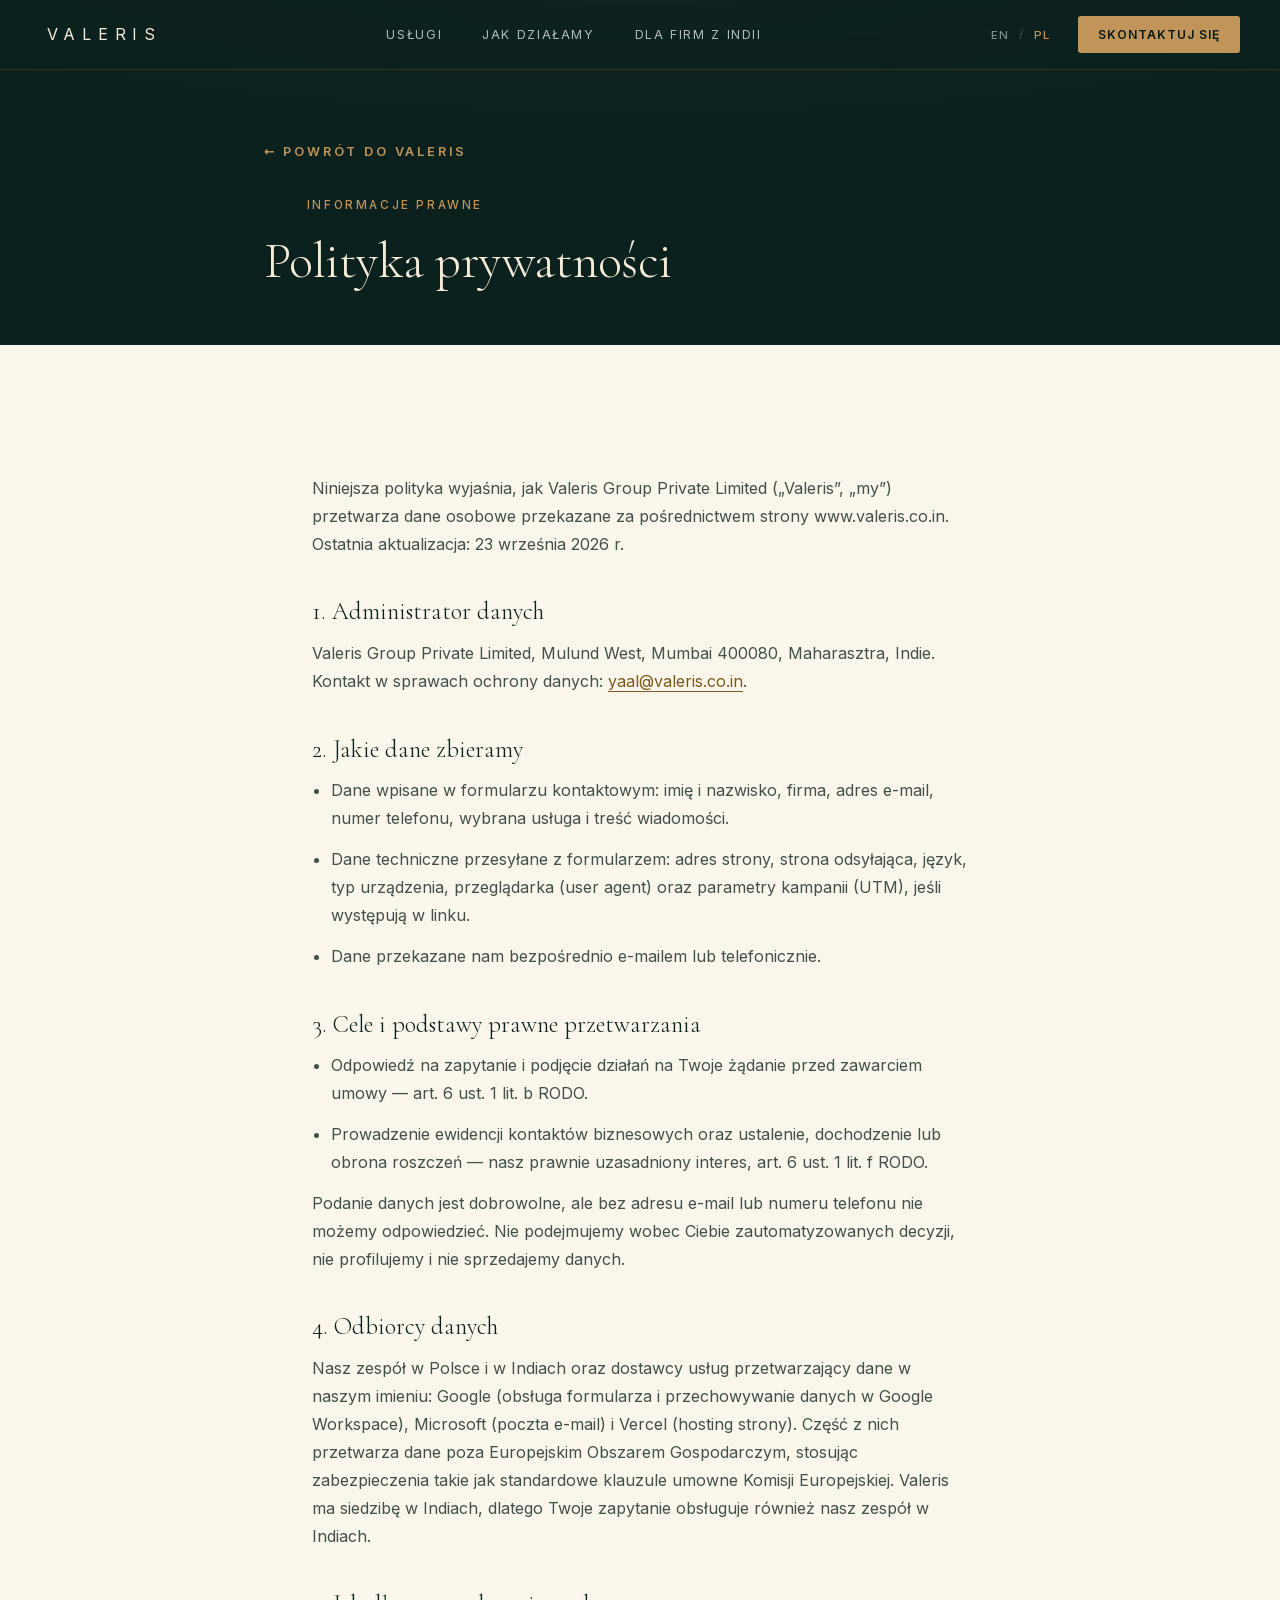
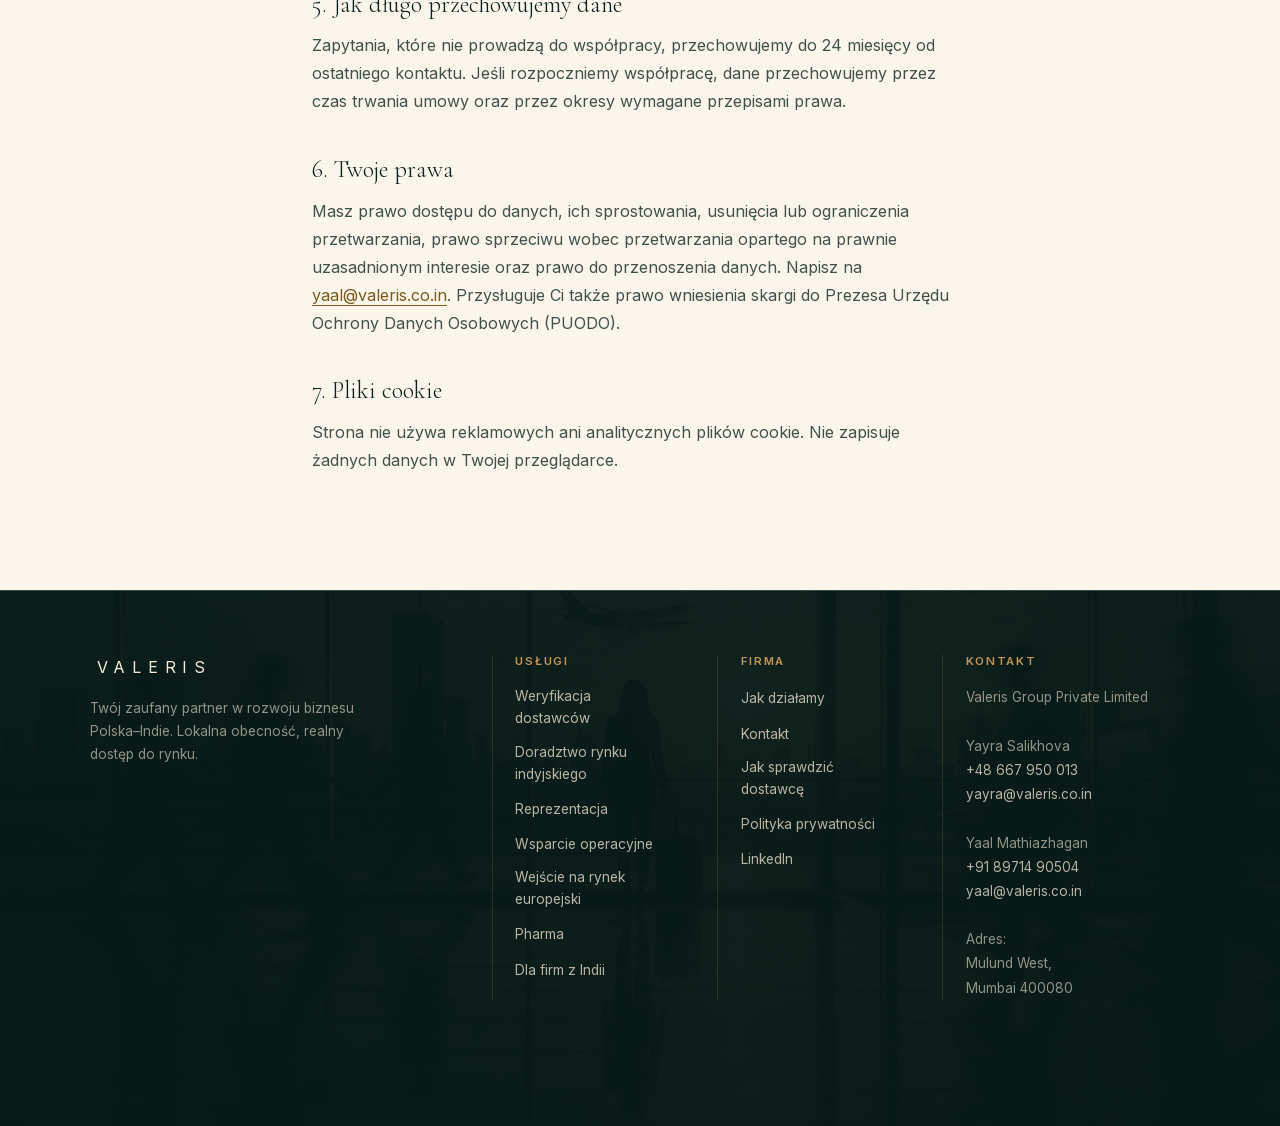
<file: pl/privacy.html>
<!DOCTYPE html>
<html lang="pl">
<head>
  <meta charset="UTF-8" />
  <meta name="viewport" content="width=device-width, initial-scale=1.0" />

  <title data-i18n="privacy.meta.title">Polityka prywatności — Valeris Group</title>
  <meta name="description" data-i18n-attr="content" data-i18n="privacy.meta.description"
        content="Jak Valeris Group Private Limited zbiera i przetwarza dane osobowe przekazane przez stronę valeris.co.in." />

  <link rel="canonical" href="https://www.valeris.co.in/pl/privacy.html" />
  <link rel="alternate" hreflang="en" href="https://www.valeris.co.in/privacy.html" />
  <link rel="alternate" hreflang="pl" href="https://www.valeris.co.in/pl/privacy.html" />
  <link rel="alternate" hreflang="x-default" href="https://www.valeris.co.in/privacy.html" />
  <meta name="robots" content="index, follow, max-image-preview:large" />
  <meta name="theme-color" content="#071917" />

  <meta property="og:type" content="website" />
  <meta property="og:site_name" content="Valeris Group" />
  <meta property="og:title" data-i18n-attr="content" data-i18n="privacy.meta.title" content="Polityka prywatności — Valeris Group" />
  <meta property="og:description" data-i18n-attr="content" data-i18n="privacy.meta.description" content="Jak Valeris Group Private Limited zbiera i przetwarza dane osobowe przekazane przez stronę valeris.co.in." />
  <meta property="og:url" content="https://www.valeris.co.in/pl/privacy.html" />
  <meta property="og:image" content="https://www.valeris.co.in/assets/img/og-image.png" />
  <meta property="og:locale" content="pl_PL" />
  <meta property="og:locale:alternate" content="en_GB" />

  <link rel="icon" href="/assets/img/favicon.svg" type="image/svg+xml" />
  <link rel="apple-touch-icon" href="/assets/img/favicon.svg" />

  <style>html,body{background:#071917;margin:0}</style>
  <link rel="preload" as="font" type="font/woff2" href="/assets/fonts/cormorantgaramond-300-normal-latin.woff2" crossorigin />
  <link rel="stylesheet" href="/assets/css/fonts.css" />
  <link rel="stylesheet" href="/assets/css/styles.css" />
</head>
<body>
  <a class="skip-link" href="#main">Przejdź do treści</a>

  <!-- ─────────────────────────  NAVIGATION  ───────────────────────── -->
  <header class="site-header" id="siteHeader">
    <div class="header-inner">
      <a href="/pl/" class="wordmark" aria-label="Valeris — strona główna">VALERIS</a>

      <nav class="primary-nav" aria-label="Menu główne">
        <ul class="nav-links" id="navLinks">
          <li><a href="/pl/#services" data-i18n="nav.services">Usługi</a></li>
          <li><a href="/pl/#process"  data-i18n="nav.how">Jak działamy</a></li>
          <li><a href="/india.html" data-i18n="nav.startPoland">Dla firm z Indii</a></li>
          <li class="nav-mobile-cta"><a href="/pl/#contact" data-i18n="nav.contact">Kontakt</a></li>
        </ul>
      </nav>

      <div class="header-actions">
        <div class="lang-switch" role="group" aria-label="Język">
          <button type="button" class="lang-btn" data-lang="en" aria-pressed="false">EN</button>
          <span class="lang-sep" aria-hidden="true">/</span>
          <button type="button" class="lang-btn is-active" data-lang="pl" aria-pressed="true">PL</button>
        </div>
        <a href="/pl/#contact" class="btn btn-primary btn-sm nav-cta" data-i18n="nav.cta">Skontaktuj się</a>
        <button type="button" class="hamburger" id="hamburger" aria-label="Otwórz menu" aria-expanded="false" aria-controls="navLinks">
          <span></span><span></span><span></span>
        </button>
      </div>
    </div>
  </header>

    <main id="main">
    <section class="section section--dark" style="padding-top: calc(var(--header-h) + 4.5rem); padding-bottom: 3.5rem;">
      <div class="container" style="max-width: 52rem;">
        <a href="/pl/" class="ei-dir" data-i18n="pharma.backLink" style="display:block;width:fit-content;margin-bottom:1.6rem;font-size:0.8rem;">← Powrót do Valeris</a>
        <p class="kicker" data-i18n="privacy.kicker">Informacje prawne</p>
        <h1 class="section-title" data-i18n="footer.privacy">Polityka prywatności</h1>
      </div>
    </section>
        <section class="section section--paper">
      <div class="container prose">
          <p>Niniejsza polityka wyjaśnia, jak Valeris Group Private Limited („Valeris”, „my”) przetwarza dane osobowe przekazane za pośrednictwem strony www.valeris.co.in. Ostatnia aktualizacja: 23 września 2026 r.</p>

          <h2>1. Administrator danych</h2>
          <p>Valeris Group Private Limited, Mulund West, Mumbai 400080, Maharasztra, Indie. Kontakt w sprawach ochrony danych: <a href="mailto:yaal@valeris.co.in">yaal@valeris.co.in</a>.</p>

          <h2>2. Jakie dane zbieramy</h2>
          <ul>
            <li>Dane wpisane w formularzu kontaktowym: imię i nazwisko, firma, adres e-mail, numer telefonu, wybrana usługa i treść wiadomości.</li>
            <li>Dane techniczne przesyłane z formularzem: adres strony, strona odsyłająca, język, typ urządzenia, przeglądarka (user agent) oraz parametry kampanii (UTM), jeśli występują w linku.</li>
            <li>Dane przekazane nam bezpośrednio e-mailem lub telefonicznie.</li>
          </ul>

          <h2>3. Cele i podstawy prawne przetwarzania</h2>
          <ul>
            <li>Odpowiedź na zapytanie i podjęcie działań na Twoje żądanie przed zawarciem umowy — art. 6 ust. 1 lit. b RODO.</li>
            <li>Prowadzenie ewidencji kontaktów biznesowych oraz ustalenie, dochodzenie lub obrona roszczeń — nasz prawnie uzasadniony interes, art. 6 ust. 1 lit. f RODO.</li>
          </ul>
          <p>Podanie danych jest dobrowolne, ale bez adresu e-mail lub numeru telefonu nie możemy odpowiedzieć. Nie podejmujemy wobec Ciebie zautomatyzowanych decyzji, nie profilujemy i nie sprzedajemy danych.</p>

          <h2>4. Odbiorcy danych</h2>
          <p>Nasz zespół w Polsce i w Indiach oraz dostawcy usług przetwarzający dane w naszym imieniu: Google (obsługa formularza i przechowywanie danych w Google Workspace), Microsoft (poczta e-mail) i Vercel (hosting strony). Część z nich przetwarza dane poza Europejskim Obszarem Gospodarczym, stosując zabezpieczenia takie jak standardowe klauzule umowne Komisji Europejskiej. Valeris ma siedzibę w Indiach, dlatego Twoje zapytanie obsługuje również nasz zespół w Indiach.</p>

          <h2>5. Jak długo przechowujemy dane</h2>
          <p>Zapytania, które nie prowadzą do współpracy, przechowujemy do 24 miesięcy od ostatniego kontaktu. Jeśli rozpoczniemy współpracę, dane przechowujemy przez czas trwania umowy oraz przez okresy wymagane przepisami prawa.</p>

          <h2>6. Twoje prawa</h2>
          <p>Masz prawo dostępu do danych, ich sprostowania, usunięcia lub ograniczenia przetwarzania, prawo sprzeciwu wobec przetwarzania opartego na prawnie uzasadnionym interesie oraz prawo do przenoszenia danych. Napisz na <a href="mailto:yaal@valeris.co.in">yaal@valeris.co.in</a>. Przysługuje Ci także prawo wniesienia skargi do Prezesa Urzędu Ochrony Danych Osobowych (PUODO).</p>

          <h2>7. Pliki cookie</h2>
          <p>Strona nie używa reklamowych ani analitycznych plików cookie. Nie zapisuje żadnych danych w Twojej przeglądarce.</p>
      </div>
    </section>
  </main>

  <!-- ─────────────────────────  FOOTER  ───────────────────────── -->
  <footer class="footer">
    <div class="container footer-inner" data-reveal>
      <div class="footer-brand">
        <span class="wordmark wordmark--footer">VALERIS</span>
        <p class="footer-desc" data-i18n="footer.desc">Twój zaufany partner w rozwoju biznesu Polska–Indie. Lokalna obecność, realny dostęp do rynku.</p>
      </div>
      <div class="footer-col">
        <h3 class="footer-col-title" data-i18n="footer.servicesTitle">Usługi</h3>
        <ul class="footer-links">
          <li><a href="supplier-verification.html" data-i18n="footer.s1">Weryfikacja dostawców</a></li>
          <li><a href="/pl/#services" data-i18n="footer.s2">Doradztwo rynku indyjskiego</a></li>
          <li><a href="/pl/#services" data-i18n="footer.s3">Reprezentacja</a></li>
          <li><a href="/pl/#services" data-i18n="footer.s4">Wsparcie operacyjne</a></li>
          <li><a href="/pl/#directions" data-i18n="footer.s5">Wejście na rynek europejski</a></li>
          <li><a href="pharma.html" data-i18n="footer.s6">Pharma</a></li>
          <li><a href="/india.html" data-i18n="nav.startPoland">Dla firm z Indii</a></li>
        </ul>
      </div>
      <div class="footer-col">
        <h3 class="footer-col-title" data-i18n="footer.companyTitle">Firma</h3>
        <ul class="footer-links">
          <li><a href="/pl/#process" data-i18n="footer.c2">Jak działamy</a></li>
          <li><a href="/pl/#contact" data-i18n="footer.c3">Kontakt</a></li>
          <li><a href="guide-verify-indian-supplier.html" data-i18n="footer.guide">Jak sprawdzić dostawcę</a></li>
          <li><a href="privacy.html" data-i18n="footer.privacy">Polityka prywatności</a></li>
          <li><a href="https://www.linkedin.com/company/valeris-group-private-limited/" target="_blank" rel="noopener">LinkedIn</a></li>
        </ul>
      </div>
      <div class="footer-col">
        <h3 class="footer-col-title" data-i18n="footer.contactTitle">Kontakt</h3>
        <address class="footer-address">
          Valeris Group Private Limited<br />
          <br />
          Yayra Salikhova<br />
          <a href="tel:+48667950013">+48 667 950 013</a><br />
          <a href="mailto:yayra@valeris.co.in" rel="noopener">yayra@valeris.co.in</a><br />
          <br />
          Yaal Mathiazhagan<br />
          <a href="tel:+918971490504">+91 89714 90504</a><br />
          <a href="mailto:yaal@valeris.co.in" rel="noopener">yaal@valeris.co.in</a><br />
          <br />
          <span data-i18n="contact.addressLabel">Adres</span>:<br />
          Mulund West,<br />
          Mumbai 400080
        </address>
      </div>
    </div>
    <div class="container footer-bottom" data-reveal>
      <span data-i18n="footer.rights">© 2026 Valeris Group Private Limited. Wszelkie prawa zastrzeżone.</span>
      <span class="footer-tag" data-i18n="footer.tag">Polska · Indie</span>
    </div>
  </footer>

  <script src="/assets/js/config.js" defer></script>
  <script src="/assets/js/i18n.js" defer></script>
  <script src="/assets/js/main.js" defer></script>
</body>
</html>
</file>
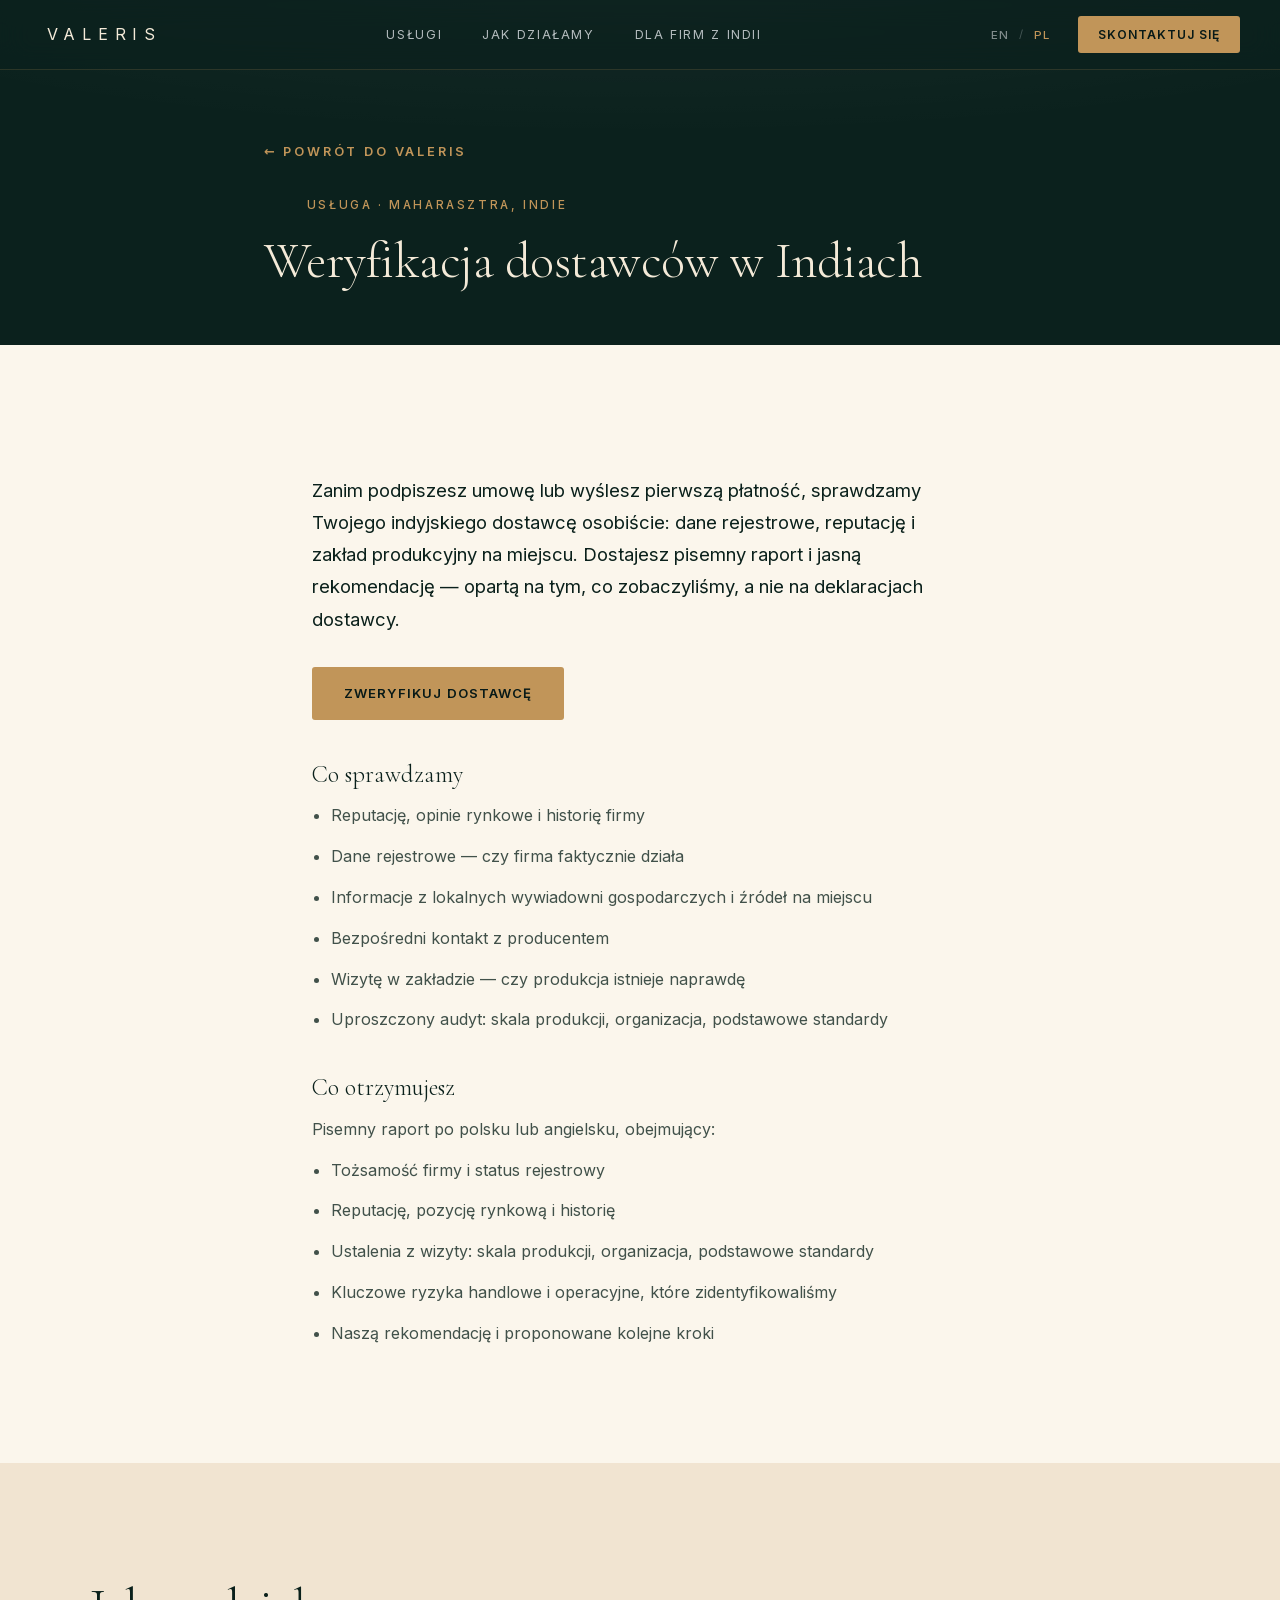
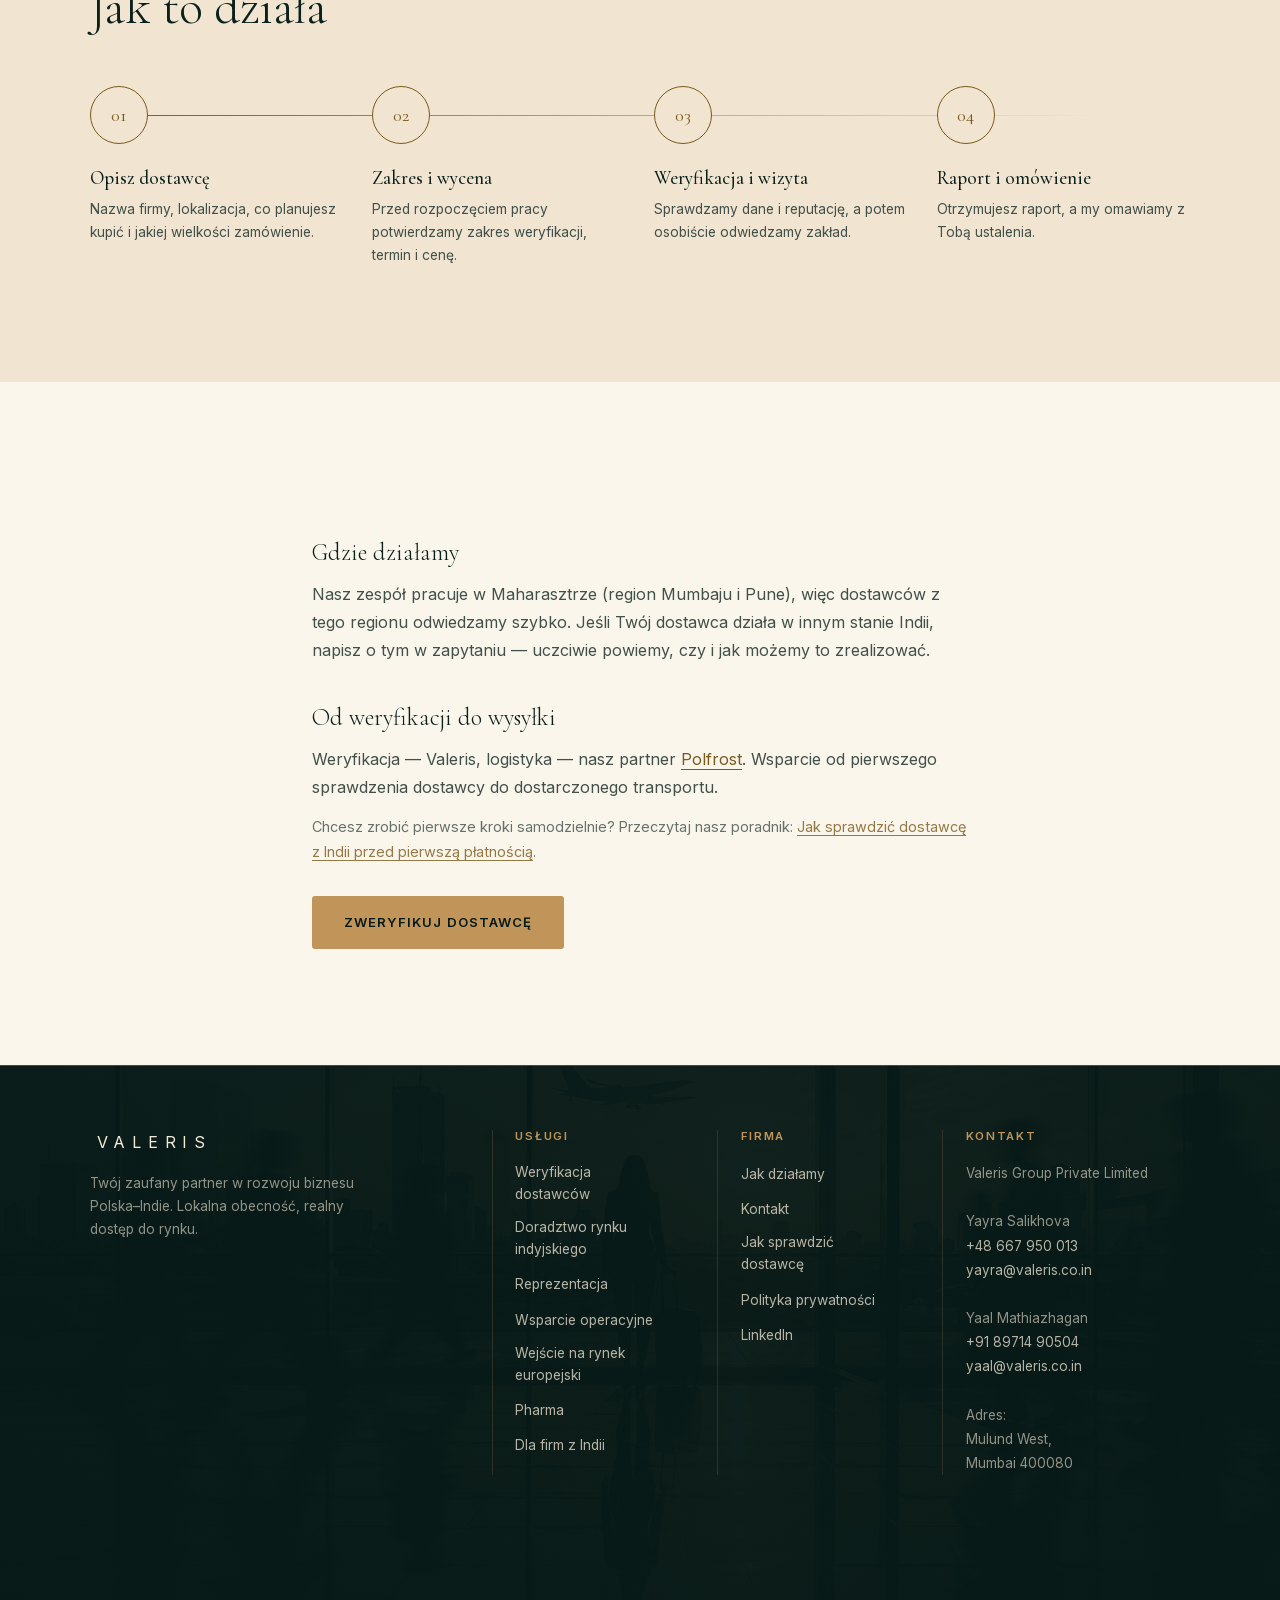
<file: pl/supplier-verification.html>
<!DOCTYPE html>
<html lang="pl">
<head>
  <meta charset="UTF-8" />
  <meta name="viewport" content="width=device-width, initial-scale=1.0" />

  <title data-i18n="sv.meta.title">Weryfikacja dostawców w Indiach (Maharasztra) — Valeris Group</title>
  <meta name="description" data-i18n-attr="content" data-i18n="sv.meta.description"
        content="Weryfikujemy indyjskich dostawców na miejscu w Maharasztrze: dane rejestrowe, reputacja, wizyta w zakładzie i pisemny raport — zanim podpiszesz umowę lub zapłacisz." />

  <link rel="canonical" href="https://www.valeris.co.in/pl/supplier-verification.html" />
  <link rel="alternate" hreflang="en" href="https://www.valeris.co.in/supplier-verification.html" />
  <link rel="alternate" hreflang="pl" href="https://www.valeris.co.in/pl/supplier-verification.html" />
  <link rel="alternate" hreflang="x-default" href="https://www.valeris.co.in/supplier-verification.html" />
  <meta name="robots" content="index, follow, max-image-preview:large" />
  <meta name="theme-color" content="#071917" />

  <meta property="og:type" content="website" />
  <meta property="og:site_name" content="Valeris Group" />
  <meta property="og:title" data-i18n-attr="content" data-i18n="sv.meta.title" content="Weryfikacja dostawców w Indiach (Maharasztra) — Valeris Group" />
  <meta property="og:description" data-i18n-attr="content" data-i18n="sv.meta.description" content="Weryfikujemy indyjskich dostawców na miejscu w Maharasztrze: dane rejestrowe, reputacja, wizyta w zakładzie i pisemny raport — zanim podpiszesz umowę lub zapłacisz." />
  <meta property="og:url" content="https://www.valeris.co.in/pl/supplier-verification.html" />
  <meta property="og:image" content="https://www.valeris.co.in/assets/img/og-image.png" />
  <meta property="og:locale" content="pl_PL" />
  <meta property="og:locale:alternate" content="en_GB" />

  <link rel="icon" href="/assets/img/favicon.svg" type="image/svg+xml" />
  <link rel="apple-touch-icon" href="/assets/img/favicon.svg" />
  <script type="application/ld+json">
  {
    "@context": "https://schema.org",
    "@type": "Service",
    "name": "Supplier Verification in India",
    "serviceType": "Supplier verification and factory visit",
    "areaServed": "Maharashtra, India",
    "provider": { "@type": "ProfessionalService", "name": "Valeris Group Private Limited", "url": "https://www.valeris.co.in/" }
  }
  </script>

  <style>html,body{background:#071917;margin:0}</style>
  <link rel="preload" as="font" type="font/woff2" href="/assets/fonts/cormorantgaramond-300-normal-latin.woff2" crossorigin />
  <link rel="stylesheet" href="/assets/css/fonts.css" />
  <link rel="stylesheet" href="/assets/css/styles.css" />
</head>
<body>
  <a class="skip-link" href="#main">Przejdź do treści</a>

  <!-- ─────────────────────────  NAVIGATION  ───────────────────────── -->
  <header class="site-header" id="siteHeader">
    <div class="header-inner">
      <a href="/pl/" class="wordmark" aria-label="Valeris — strona główna">VALERIS</a>

      <nav class="primary-nav" aria-label="Menu główne">
        <ul class="nav-links" id="navLinks">
          <li><a href="/pl/#services" data-i18n="nav.services">Usługi</a></li>
          <li><a href="/pl/#process"  data-i18n="nav.how">Jak działamy</a></li>
          <li><a href="/india.html" data-i18n="nav.startPoland">Dla firm z Indii</a></li>
          <li class="nav-mobile-cta"><a href="/pl/#contact" data-i18n="nav.contact">Kontakt</a></li>
        </ul>
      </nav>

      <div class="header-actions">
        <div class="lang-switch" role="group" aria-label="Język">
          <button type="button" class="lang-btn" data-lang="en" aria-pressed="false">EN</button>
          <span class="lang-sep" aria-hidden="true">/</span>
          <button type="button" class="lang-btn is-active" data-lang="pl" aria-pressed="true">PL</button>
        </div>
        <a href="/pl/#contact" class="btn btn-primary btn-sm nav-cta" data-i18n="nav.cta">Skontaktuj się</a>
        <button type="button" class="hamburger" id="hamburger" aria-label="Otwórz menu" aria-expanded="false" aria-controls="navLinks">
          <span></span><span></span><span></span>
        </button>
      </div>
    </div>
  </header>

    <main id="main">
    <section class="section section--dark" style="padding-top: calc(var(--header-h) + 4.5rem); padding-bottom: 3.5rem;">
      <div class="container" style="max-width: 52rem;">
        <a href="/pl/" class="ei-dir" data-i18n="pharma.backLink" style="display:block;width:fit-content;margin-bottom:1.6rem;font-size:0.8rem;">← Powrót do Valeris</a>
        <p class="kicker" data-i18n="sv.kicker">Usługa · Maharasztra, Indie</p>
        <h1 class="section-title" data-i18n="sv.h1">Weryfikacja dostawców w Indiach</h1>
      </div>
    </section>
        <section class="section section--paper">
      <div class="container prose">
        <p class="lead">Zanim podpiszesz umowę lub wyślesz pierwszą płatność, sprawdzamy Twojego indyjskiego dostawcę osobiście: dane rejestrowe, reputację i zakład produkcyjny na miejscu. Dostajesz pisemny raport i jasną rekomendację — opartą na tym, co zobaczyliśmy, a nie na deklaracjach dostawcy.</p>
        <p><a href="/pl/#contact" class="btn btn-primary">Zweryfikuj dostawcę</a></p>

        <h2>Co sprawdzamy</h2>
        <ul><li>Reputację, opinie rynkowe i historię firmy</li><li>Dane rejestrowe — czy firma faktycznie działa</li><li>Informacje z lokalnych wywiadowni gospodarczych i źródeł na miejscu</li><li>Bezpośredni kontakt z producentem</li><li>Wizytę w zakładzie — czy produkcja istnieje naprawdę</li><li>Uproszczony audyt: skala produkcji, organizacja, podstawowe standardy</li></ul>

        <h2>Co otrzymujesz</h2>
        <p>Pisemny raport po polsku lub angielsku, obejmujący:</p>
        <ul><li>Tożsamość firmy i status rejestrowy</li><li>Reputację, pozycję rynkową i historię</li><li>Ustalenia z wizyty: skala produkcji, organizacja, podstawowe standardy</li><li>Kluczowe ryzyka handlowe i operacyjne, które zidentyfikowaliśmy</li><li>Naszą rekomendację i proponowane kolejne kroki</li></ul>
      </div>
    </section>

    <section class="section section--light">
      <div class="container">
        <div class="section-head" data-reveal><h2 class="section-title">Jak to działa</h2></div>
        <div class="process-steps">
          <div class="process-step" data-reveal>
            <div class="step-num-circle">01</div>
            <h3 class="step-title">Opisz dostawcę</h3>
            <p class="step-desc">Nazwa firmy, lokalizacja, co planujesz kupić i jakiej wielkości zamówienie.</p>
          </div>
          <div class="process-step" data-reveal>
            <div class="step-num-circle">02</div>
            <h3 class="step-title">Zakres i wycena</h3>
            <p class="step-desc">Przed rozpoczęciem pracy potwierdzamy zakres weryfikacji, termin i cenę.</p>
          </div>
          <div class="process-step" data-reveal>
            <div class="step-num-circle">03</div>
            <h3 class="step-title">Weryfikacja i wizyta</h3>
            <p class="step-desc">Sprawdzamy dane i reputację, a potem osobiście odwiedzamy zakład.</p>
          </div>
          <div class="process-step" data-reveal>
            <div class="step-num-circle">04</div>
            <h3 class="step-title">Raport i omówienie</h3>
            <p class="step-desc">Otrzymujesz raport, a my omawiamy z Tobą ustalenia.</p>
          </div>
        </div>
      </div>
    </section>

    <section class="section section--paper">
      <div class="container prose">
        <h2>Gdzie działamy</h2>
        <p>Nasz zespół pracuje w Maharasztrze (region Mumbaju i Pune), więc dostawców z tego regionu odwiedzamy szybko. Jeśli Twój dostawca działa w innym stanie Indii, napisz o tym w zapytaniu — uczciwie powiemy, czy i jak możemy to zrealizować.</p>
        <h2>Od weryfikacji do wysyłki</h2>
        <p>Weryfikacja — Valeris, logistyka — nasz partner <a href="https://www.polfrost.com.pl/" target="_blank" rel="noopener">Polfrost</a>. Wsparcie od pierwszego sprawdzenia dostawcy do dostarczonego transportu.</p>
        <p class="prose-note">Chcesz zrobić pierwsze kroki samodzielnie? Przeczytaj nasz poradnik: <a href="guide-verify-indian-supplier.html">Jak sprawdzić dostawcę z Indii przed pierwszą płatnością</a>.</p>
        <p><a href="/pl/#contact" class="btn btn-primary">Zweryfikuj dostawcę</a></p>
      </div>
    </section>
  </main>

  <!-- ─────────────────────────  FOOTER  ───────────────────────── -->
  <footer class="footer">
    <div class="container footer-inner" data-reveal>
      <div class="footer-brand">
        <span class="wordmark wordmark--footer">VALERIS</span>
        <p class="footer-desc" data-i18n="footer.desc">Twój zaufany partner w rozwoju biznesu Polska–Indie. Lokalna obecność, realny dostęp do rynku.</p>
      </div>
      <div class="footer-col">
        <h3 class="footer-col-title" data-i18n="footer.servicesTitle">Usługi</h3>
        <ul class="footer-links">
          <li><a href="supplier-verification.html" data-i18n="footer.s1">Weryfikacja dostawców</a></li>
          <li><a href="/pl/#services" data-i18n="footer.s2">Doradztwo rynku indyjskiego</a></li>
          <li><a href="/pl/#services" data-i18n="footer.s3">Reprezentacja</a></li>
          <li><a href="/pl/#services" data-i18n="footer.s4">Wsparcie operacyjne</a></li>
          <li><a href="/pl/#directions" data-i18n="footer.s5">Wejście na rynek europejski</a></li>
          <li><a href="pharma.html" data-i18n="footer.s6">Pharma</a></li>
          <li><a href="/india.html" data-i18n="nav.startPoland">Dla firm z Indii</a></li>
        </ul>
      </div>
      <div class="footer-col">
        <h3 class="footer-col-title" data-i18n="footer.companyTitle">Firma</h3>
        <ul class="footer-links">
          <li><a href="/pl/#process" data-i18n="footer.c2">Jak działamy</a></li>
          <li><a href="/pl/#contact" data-i18n="footer.c3">Kontakt</a></li>
          <li><a href="guide-verify-indian-supplier.html" data-i18n="footer.guide">Jak sprawdzić dostawcę</a></li>
          <li><a href="privacy.html" data-i18n="footer.privacy">Polityka prywatności</a></li>
          <li><a href="https://www.linkedin.com/company/valeris-group-private-limited/" target="_blank" rel="noopener">LinkedIn</a></li>
        </ul>
      </div>
      <div class="footer-col">
        <h3 class="footer-col-title" data-i18n="footer.contactTitle">Kontakt</h3>
        <address class="footer-address">
          Valeris Group Private Limited<br />
          <br />
          Yayra Salikhova<br />
          <a href="tel:+48667950013">+48 667 950 013</a><br />
          <a href="mailto:yayra@valeris.co.in" rel="noopener">yayra@valeris.co.in</a><br />
          <br />
          Yaal Mathiazhagan<br />
          <a href="tel:+918971490504">+91 89714 90504</a><br />
          <a href="mailto:yaal@valeris.co.in" rel="noopener">yaal@valeris.co.in</a><br />
          <br />
          <span data-i18n="contact.addressLabel">Adres</span>:<br />
          Mulund West,<br />
          Mumbai 400080
        </address>
      </div>
    </div>
    <div class="container footer-bottom" data-reveal>
      <span data-i18n="footer.rights">© 2026 Valeris Group Private Limited. Wszelkie prawa zastrzeżone.</span>
      <span class="footer-tag" data-i18n="footer.tag">Polska · Indie</span>
    </div>
  </footer>

  <script src="/assets/js/config.js" defer></script>
  <script src="/assets/js/i18n.js" defer></script>
  <script src="/assets/js/main.js" defer></script>
</body>
</html>
</file>
<file: assets/css/fonts.css>
/* Self-hosted fonts (Cormorant Garamond + Inter, SIL OFL). Generated for GDPR + performance. */
@font-face{font-family:'Cormorant Garamond';font-style:italic;font-weight:400;font-display:swap;src:url(../fonts/cormorantgaramond-400-italic-latin-ext.woff2) format('woff2');unicode-range:U+0100-02BA, U+02BD-02C5, U+02C7-02CC, U+02CE-02D7, U+02DD-02FF, U+0304, U+0308, U+0329, U+1D00-1DBF, U+1E00-1E9F, U+1EF2-1EFF, U+2020, U+20A0-20AB, U+20AD-20C0, U+2113, U+2C60-2C7F, U+A720-A7FF;}
@font-face{font-family:'Cormorant Garamond';font-style:italic;font-weight:400;font-display:swap;src:url(../fonts/cormorantgaramond-400-italic-latin.woff2) format('woff2');unicode-range:U+0000-00FF, U+0131, U+0152-0153, U+02BB-02BC, U+02C6, U+02DA, U+02DC, U+0304, U+0308, U+0329, U+2000-206F, U+20AC, U+2122, U+2191, U+2193, U+2212, U+2215, U+FEFF, U+FFFD;}
@font-face{font-family:'Cormorant Garamond';font-style:normal;font-weight:300;font-display:swap;src:url(../fonts/cormorantgaramond-300-normal-latin-ext.woff2) format('woff2');unicode-range:U+0100-02BA, U+02BD-02C5, U+02C7-02CC, U+02CE-02D7, U+02DD-02FF, U+0304, U+0308, U+0329, U+1D00-1DBF, U+1E00-1E9F, U+1EF2-1EFF, U+2020, U+20A0-20AB, U+20AD-20C0, U+2113, U+2C60-2C7F, U+A720-A7FF;}
@font-face{font-family:'Cormorant Garamond';font-style:normal;font-weight:300;font-display:swap;src:url(../fonts/cormorantgaramond-300-normal-latin.woff2) format('woff2');unicode-range:U+0000-00FF, U+0131, U+0152-0153, U+02BB-02BC, U+02C6, U+02DA, U+02DC, U+0304, U+0308, U+0329, U+2000-206F, U+20AC, U+2122, U+2191, U+2193, U+2212, U+2215, U+FEFF, U+FFFD;}
@font-face{font-family:'Cormorant Garamond';font-style:normal;font-weight:400;font-display:swap;src:url(../fonts/cormorantgaramond-400-normal-latin-ext.woff2) format('woff2');unicode-range:U+0100-02BA, U+02BD-02C5, U+02C7-02CC, U+02CE-02D7, U+02DD-02FF, U+0304, U+0308, U+0329, U+1D00-1DBF, U+1E00-1E9F, U+1EF2-1EFF, U+2020, U+20A0-20AB, U+20AD-20C0, U+2113, U+2C60-2C7F, U+A720-A7FF;}
@font-face{font-family:'Cormorant Garamond';font-style:normal;font-weight:400;font-display:swap;src:url(../fonts/cormorantgaramond-400-normal-latin.woff2) format('woff2');unicode-range:U+0000-00FF, U+0131, U+0152-0153, U+02BB-02BC, U+02C6, U+02DA, U+02DC, U+0304, U+0308, U+0329, U+2000-206F, U+20AC, U+2122, U+2191, U+2193, U+2212, U+2215, U+FEFF, U+FFFD;}
@font-face{font-family:'Cormorant Garamond';font-style:normal;font-weight:500;font-display:swap;src:url(../fonts/cormorantgaramond-500-normal-latin-ext.woff2) format('woff2');unicode-range:U+0100-02BA, U+02BD-02C5, U+02C7-02CC, U+02CE-02D7, U+02DD-02FF, U+0304, U+0308, U+0329, U+1D00-1DBF, U+1E00-1E9F, U+1EF2-1EFF, U+2020, U+20A0-20AB, U+20AD-20C0, U+2113, U+2C60-2C7F, U+A720-A7FF;}
@font-face{font-family:'Cormorant Garamond';font-style:normal;font-weight:500;font-display:swap;src:url(../fonts/cormorantgaramond-500-normal-latin.woff2) format('woff2');unicode-range:U+0000-00FF, U+0131, U+0152-0153, U+02BB-02BC, U+02C6, U+02DA, U+02DC, U+0304, U+0308, U+0329, U+2000-206F, U+20AC, U+2122, U+2191, U+2193, U+2212, U+2215, U+FEFF, U+FFFD;}
@font-face{font-family:'Inter';font-style:normal;font-weight:300;font-display:swap;src:url(../fonts/inter-300-normal-latin-ext.woff2) format('woff2');unicode-range:U+0100-02BA, U+02BD-02C5, U+02C7-02CC, U+02CE-02D7, U+02DD-02FF, U+0304, U+0308, U+0329, U+1D00-1DBF, U+1E00-1E9F, U+1EF2-1EFF, U+2020, U+20A0-20AB, U+20AD-20C0, U+2113, U+2C60-2C7F, U+A720-A7FF;}
@font-face{font-family:'Inter';font-style:normal;font-weight:300;font-display:swap;src:url(../fonts/inter-300-normal-latin.woff2) format('woff2');unicode-range:U+0000-00FF, U+0131, U+0152-0153, U+02BB-02BC, U+02C6, U+02DA, U+02DC, U+0304, U+0308, U+0329, U+2000-206F, U+20AC, U+2122, U+2191, U+2193, U+2212, U+2215, U+FEFF, U+FFFD;}
@font-face{font-family:'Inter';font-style:normal;font-weight:400;font-display:swap;src:url(../fonts/inter-400-normal-latin-ext.woff2) format('woff2');unicode-range:U+0100-02BA, U+02BD-02C5, U+02C7-02CC, U+02CE-02D7, U+02DD-02FF, U+0304, U+0308, U+0329, U+1D00-1DBF, U+1E00-1E9F, U+1EF2-1EFF, U+2020, U+20A0-20AB, U+20AD-20C0, U+2113, U+2C60-2C7F, U+A720-A7FF;}
@font-face{font-family:'Inter';font-style:normal;font-weight:400;font-display:swap;src:url(../fonts/inter-400-normal-latin.woff2) format('woff2');unicode-range:U+0000-00FF, U+0131, U+0152-0153, U+02BB-02BC, U+02C6, U+02DA, U+02DC, U+0304, U+0308, U+0329, U+2000-206F, U+20AC, U+2122, U+2191, U+2193, U+2212, U+2215, U+FEFF, U+FFFD;}
@font-face{font-family:'Inter';font-style:normal;font-weight:500;font-display:swap;src:url(../fonts/inter-500-normal-latin-ext.woff2) format('woff2');unicode-range:U+0100-02BA, U+02BD-02C5, U+02C7-02CC, U+02CE-02D7, U+02DD-02FF, U+0304, U+0308, U+0329, U+1D00-1DBF, U+1E00-1E9F, U+1EF2-1EFF, U+2020, U+20A0-20AB, U+20AD-20C0, U+2113, U+2C60-2C7F, U+A720-A7FF;}
@font-face{font-family:'Inter';font-style:normal;font-weight:500;font-display:swap;src:url(../fonts/inter-500-normal-latin.woff2) format('woff2');unicode-range:U+0000-00FF, U+0131, U+0152-0153, U+02BB-02BC, U+02C6, U+02DA, U+02DC, U+0304, U+0308, U+0329, U+2000-206F, U+20AC, U+2122, U+2191, U+2193, U+2212, U+2215, U+FEFF, U+FFFD;}
@font-face{font-family:'Inter';font-style:normal;font-weight:600;font-display:swap;src:url(../fonts/inter-600-normal-latin-ext.woff2) format('woff2');unicode-range:U+0100-02BA, U+02BD-02C5, U+02C7-02CC, U+02CE-02D7, U+02DD-02FF, U+0304, U+0308, U+0329, U+1D00-1DBF, U+1E00-1E9F, U+1EF2-1EFF, U+2020, U+20A0-20AB, U+20AD-20C0, U+2113, U+2C60-2C7F, U+A720-A7FF;}
@font-face{font-family:'Inter';font-style:normal;font-weight:600;font-display:swap;src:url(../fonts/inter-600-normal-latin.woff2) format('woff2');unicode-range:U+0000-00FF, U+0131, U+0152-0153, U+02BB-02BC, U+02C6, U+02DA, U+02DC, U+0304, U+0308, U+0329, U+2000-206F, U+20AC, U+2122, U+2191, U+2193, U+2212, U+2215, U+FEFF, U+FFFD;}
</file>
<file: assets/css/styles.css>
/* VALERIS — site styles. Brand palette source: "Valeris branding (1).pdf". */

:root {
  /* Valeris palette */
  --navy:        #0B211D;   /* deep green — primary dark field (legacy var name) */
  --navy-deep:   #071917;   /* Valeris deepest green */
  --navy-mid:    #113632;   /* dark teal-green — bands (exact brand hex) */
  --ink:         #0A201B;   /* headings on cream */
  --ink-body:    #41514A;   /* body on cream */
  --canvas:      #F1E4D1;   /* Valeris cream — light sections */
  --canvas-2:    #F7EEDF;   /* lighter cream */
  --white:       #FBF6EC;   /* warm off-white (paper sections / cards) */
  --platinum:    #CBBDA4;   /* warm neutral — eyebrows/hairlines on dark */

  /* On-green text */
  --head-on-navy:  #F4EAD8;   /* cream-white on green */
  --text-on-navy:  rgba(244, 234, 216, 0.74);
  --muted-on-navy: rgba(244, 234, 216, 0.58);
  --line-on-navy:  rgba(193, 149, 89, 0.18);   /* gold-tinted hairline on green */

  /* Accent */
  --accent:        #C19559;   /* Valeris gold (brand PDF) */
  --accent-strong: #CCA877;   /* hover: --accent lightened ~18% */
  --accent-glow:   rgba(193, 149, 89, 0.30);

  /* Gold highlight */
  --gold:      #C19559;   /* on dark/green backgrounds */
  --gold-ink:  #7A5A1C;   /* deep bronze-gold: readable on cream (AA) */

  --green:     #2F5C3F;   /* Valeris forest green — secondary accent */
  --hero-glow-strong: rgba(47, 92, 63, 0.22);
  --hero-glow-soft:   rgba(193, 149, 89, 0.10);

  /* Softer dark field for photo-heavy sections. */
  --navy-soft: #173E37;

  /* System */
  --maxw: 1180px;
  --ease: cubic-bezier(0.4, 0, 0.2, 1);
  --t: 0.4s var(--ease);
  --ease-reveal: cubic-bezier(0.2, 0, 0.1, 1);
  --t-reveal: 0.65s var(--ease-reveal);
  --header-h: 70px;
  --font-display: 'Cormorant Garamond', Georgia, 'Times New Roman', serif;
  --font-body: 'Inter', system-ui, -apple-system, 'Segoe UI', Roboto, sans-serif;
}

/* Page transition */
body { animation: pageFadeIn 0.2s linear; }
body.is-leaving { opacity: 0; transition: opacity 0.2s linear; }
@keyframes pageFadeIn { from { opacity: 0; } to { opacity: 1; } }

*, *::before, *::after { box-sizing: border-box; margin: 0; padding: 0; }
html { scroll-behavior: smooth; -webkit-text-size-adjust: 100%; scroll-padding-top: var(--header-h); }
body { font-family: var(--font-body); background: var(--navy-deep); color: var(--text-on-navy); line-height: 1.6; overflow-x: hidden; -webkit-font-smoothing: antialiased; text-rendering: optimizeLegibility; }
h1, h2, h3, h4 { font-family: var(--font-display); font-weight: 300; line-height: 1.12; text-wrap: balance; }
a { color: inherit; text-decoration: none; }
button { font-family: inherit; cursor: pointer; border: none; background: none; }
:focus-visible { outline: 2px solid var(--accent); outline-offset: 3px; border-radius: 2px; }

.skip-link { position: absolute; left: 8px; top: -60px; z-index: 300; background: var(--accent); color: var(--navy-deep); padding: 0.7rem 1.2rem; border-radius: 4px; font-size: 0.85rem; font-weight: 600; transition: top 0.2s var(--ease); }
.skip-link:focus { top: 8px; }

/* Visually hidden */
.sr-only { position: absolute; width: 1px; height: 1px; padding: 0; margin: -1px; overflow: hidden; clip: rect(0,0,0,0); white-space: nowrap; border: 0; }

.container { width: 100%; max-width: var(--maxw); margin: 0 auto; padding: 0 2.5rem; }

/* Buttons */
.btn { display: inline-flex; align-items: center; justify-content: center; font-size: 0.82rem; font-weight: 600; letter-spacing: 0.08em; text-transform: uppercase; padding: 0.95rem 2rem; border-radius: 3px; transition: background var(--t), color var(--t), border-color var(--t), transform var(--t), box-shadow var(--t), opacity var(--t); white-space: nowrap; }
.btn-sm { padding: 0.55rem 1.25rem; font-size: 0.76rem; }
.btn-primary { background: var(--accent); color: var(--navy-deep); }
.btn-primary:hover { background: var(--accent-strong); transform: translateY(-1px); box-shadow: 0 10px 24px var(--accent-glow); }
.btn-primary:active { transform: translateY(0); box-shadow: none; }
.btn-ghost { border: 1px solid rgba(244, 234, 216, 0.28); color: rgba(244, 234, 216, 0.86); }
.btn-ghost:hover { border-color: var(--accent); color: var(--accent); transform: translateY(-1px); }
.btn-ghost:active { transform: translateY(0); }
.btn:disabled { opacity: 0.55; cursor: not-allowed; pointer-events: none; transform: none; box-shadow: none; }

/* Shared section primitives */
.section { padding: 7.25rem 0; position: relative; }
.section--dark  { background: radial-gradient(130% 90% at 50% -10%, rgba(255, 255, 255, 0.045), transparent 55%), var(--navy); color: var(--text-on-navy); --hl: var(--gold); --title: var(--head-on-navy); --body: var(--text-on-navy); --hairline: var(--line-on-navy); --ec: var(--accent); }
.section--band  { background: radial-gradient(120% 95% at 50% 0%, rgba(205, 166, 89, 0.08), transparent 55%), var(--navy-mid); color: var(--text-on-navy); --hl: var(--gold); --title: var(--head-on-navy); --body: var(--text-on-navy); --hairline: var(--line-on-navy); --ec: var(--accent); }
.section--light { background: var(--canvas);    color: var(--ink-body);     --hl: var(--gold-ink); --title: var(--ink);         --body: var(--ink-body);    --hairline: rgba(10,32,27,0.12); --ec: var(--gold-ink); }
.section--paper { background: var(--white);     color: var(--ink-body);     --hl: var(--gold-ink); --title: var(--ink);         --body: var(--ink-body);    --hairline: rgba(10,32,27,0.09); --ec: var(--gold-ink); }

.kicker { display: inline-flex; align-items: center; font-size: 0.74rem; letter-spacing: 0.22em; text-transform: uppercase; color: var(--hl); margin-bottom: 1.1rem; font-weight: 500; text-wrap: balance; }
.kicker::before { content: ''; display: inline-block; width: 30px; height: 1px; margin-right: 0.8rem; background: linear-gradient(to right, var(--hl), transparent); transform: scaleX(0); transform-origin: left; transition: transform 0.6s var(--ease-reveal); }
[data-reveal].is-visible .kicker::before { transform: scaleX(1); }
.kicker--center::before { display: none; }

.section-title { font-size: clamp(2rem, 4vw, 3.15rem); letter-spacing: -0.01em; color: var(--title); }
.section-title em { font-style: italic; font-weight: 400; color: var(--hl); }
.section-text { font-size: 1.02rem; line-height: 1.8; color: var(--body); margin-top: 1.3rem; max-width: 42rem; }
.section-intro { font-size: 1rem; line-height: 1.8; color: var(--body); max-width: 38rem; }
.section-head { margin-bottom: 3.2rem; }
.section-head--center { text-align: center; max-width: 44rem; margin-left: auto; margin-right: auto; }
.section-head--center .kicker { justify-content: center; }
.section-intro--center { margin: 1.2rem auto 0; text-align: center; }
.section-head--split { display: grid; grid-template-columns: 1.1fr 0.9fr; gap: 3rem; align-items: end; }

/* =================================================================
   NAVIGATION
   ================================================================= */
.site-header { position: fixed; inset: 0 0 auto 0; z-index: 100; height: var(--header-h); display: flex; align-items: center; background: rgba(11, 33, 29, 0.6); backdrop-filter: blur(14px); -webkit-backdrop-filter: blur(14px); border-bottom: 1px solid var(--line-on-navy); transition: height var(--t), background var(--t), border-color var(--t); }
.site-header.is-scrolled { height: 60px; background: rgba(7, 25, 23, 0.92); border-bottom-color: rgba(193, 149, 89, 0.22); }
.header-inner { width: 100%; max-width: 1320px; margin: 0 auto; padding: 0 2.5rem; display: flex; align-items: center; justify-content: space-between; gap: 2rem; }
.wordmark { font-family: var(--font-body); font-weight: 400; font-size: 1rem; letter-spacing: 0.42em; color: var(--head-on-navy); padding-left: 0.42em; position: relative; transition: color var(--t); }
.wordmark::after { content: ''; position: absolute; left: 0.42em; right: 0.42em; bottom: -6px; height: 1px; background: var(--accent); transform: scaleX(0); transform-origin: left; transition: transform var(--t); }
.wordmark:hover::after { transform: scaleX(1); }
.nav-links { list-style: none; display: flex; align-items: center; gap: 2.5rem; }
.nav-links a { position: relative; font-size: 0.78rem; letter-spacing: 0.13em; text-transform: uppercase; color: rgba(245, 248, 252, 0.72); transition: color var(--t); padding: 0.4rem 0; }
.nav-links a::after { content: ''; position: absolute; left: 0; bottom: 0; height: 1px; width: 100%; background: var(--accent); transform: scaleX(0); transform-origin: left; transition: transform var(--t); }
.nav-links a:hover, .nav-links a.is-current { color: var(--head-on-navy); }
.nav-links a:hover::after, .nav-links a.is-current::after { transform: scaleX(1); }
.nav-mobile-cta { display: none; }
.header-actions { display: flex; align-items: center; gap: 1.5rem; }
.lang-switch { display: flex; align-items: center; gap: 0.35rem; }
.lang-btn { font-size: 0.72rem; letter-spacing: 0.08em; font-weight: 500; color: rgba(245, 248, 252, 0.5); padding: 0.2rem 0.3rem; transition: color var(--t); }
.lang-btn.is-active { color: var(--accent); }
.lang-btn:hover { color: var(--head-on-navy); }
.lang-sep { color: rgba(245, 248, 252, 0.25); font-size: 0.72rem; }
.hamburger { display: none; width: 30px; height: 30px; position: relative; }
.hamburger span { display: block; width: 22px; height: 1.5px; margin: 0 auto; background: var(--head-on-navy); transition: transform var(--t), opacity var(--t); }
.hamburger span + span { margin-top: 5px; }
.hamburger.is-open span:nth-child(1) { transform: translateY(6.5px) rotate(45deg); }
.hamburger.is-open span:nth-child(2) { opacity: 0; }
.hamburger.is-open span:nth-child(3) { transform: translateY(-6.5px) rotate(-45deg); }

/* =================================================================
   HERO
   ================================================================= */
.hero { position: relative; isolation: isolate; min-height: 100vh; display: flex; flex-direction: column; justify-content: center; padding: calc(var(--header-h) + 4rem) 0 6.7rem; overflow: hidden; }

/* Hero background — premium ambient gradient (no photography). Brighter,
   more luminous than the old photo-scrim treatment on purpose (this is the
   "bright/premium" read the client asked for), but still built on the same
   dark navy field every hero text color in this file assumes — inverting
   to a literal light background would require re-theming the header and
   every --*-on-navy token, which is a far bigger change than "replace the
   photo." .hero-sheen is a very slow drifting highlight band for a touch
   of life; everything here is killed by the prefers-reduced-motion rule
   at the bottom of this file, same as the rest of the hero. */
.hero::before {
  content: ''; position: absolute; inset: 0; z-index: 0;
  background:
    radial-gradient(1200px 700px at 82% 12%, rgba(205, 166, 89, 0.30), transparent 60%),
    radial-gradient(1000px 620px at 6% 88%, rgba(47, 92, 63, 0.32), transparent 58%),
    radial-gradient(1500px 900px at 50% 105%, rgba(193, 149, 89, 0.12), transparent 65%),
    linear-gradient(155deg, var(--navy-deep) 0%, var(--navy) 55%, var(--navy-mid) 100%);
}
.hero::after {
  content: ''; position: absolute; inset: 0; z-index: 0; pointer-events: none;
  background: linear-gradient(115deg, transparent 30%, rgba(241, 216, 168, 0.05) 48%, transparent 66%);
  background-size: 260% 260%; background-position: 0% 50%;
  animation: sheenDrift 34s ease-in-out infinite alternate;
}
.hero-motif { position: absolute; inset: 0; width: 100%; height: 100%; z-index: 1; pointer-events: none; }
.motif-arc { stroke: var(--gold); stroke-width: 1.5; fill: none; opacity: 0.55; filter: drop-shadow(0 0 6px rgba(205, 166, 89, 0.35)); stroke-dasharray: 1; stroke-dashoffset: 1; animation: arcDraw 1.8s var(--ease-reveal) 0.3s both; }
/* A wide, heavily blurred duplicate of the arc behind the crisp line, so the
   ROUTE itself reads as a glowing light-tube -- the primary visual, per the
   brief -- rather than a thin hairline. Same reveal-draw timing as .motif-arc
   so they appear together. */
.motif-arc-bloom { stroke: url(#arcGlowGradient); stroke-width: 40; fill: none; opacity: 0.5; filter: blur(30px); stroke-dasharray: 1; stroke-dashoffset: 1; animation: arcDraw 1.8s var(--ease-reveal) 0.3s both; }
.motif-arc-glow { stroke: url(#arcGlowGradient); stroke-width: 16; fill: none; filter: blur(15px); stroke-dasharray: 1; stroke-dashoffset: 1; animation: arcDraw 1.8s var(--ease-reveal) 0.3s both; }
/* The route's continuous motion — a soft travelling light, not a literal vehicle.
   Same pathLength+dash technique as .motif-arc's reveal draw, reused here for a
   short bright segment that loops along the route. Direction is reversed
   relative to .motif-arc's draw-in (1 -> 2) so the light travels India -> Poland,
   node 2 to node 1, per the brief. stroke-dashoffset is set to a mid-loop value
   by default so the reduced-motion fallback (which freezes all animation) still
   shows a visible highlight on the arc rather than nothing. */
.motif-flow { stroke: url(#motifFlowGradient); stroke-width: 2.5; fill: none; stroke-linecap: round; stroke-dasharray: 0.16 1; stroke-dashoffset: 0.6; filter: drop-shadow(0 0 8px rgba(241, 216, 168, 0.55)); animation: flowTravel 7s linear 2.2s infinite; }
/* The plane: small and secondary to the route, per the brief -- one flat
   polygon (straight edges, not curves) with a real pair of swept wings, the
   actual feature that makes a silhouette read as "airplane" rather than an
   abstract blob. Gradient + a soft glow give it a touch of premium light
   without any of the previous layering (echo/bloom/vapor trail) that made it
   oversized and unrecognizable. */
.motif-plane path { fill: url(#planeBodyGradient); filter: drop-shadow(0 0 5px rgba(241, 216, 168, 0.55)) drop-shadow(0 3px 5px rgba(7, 25, 23, 0.35)); }
/* Flag markers: a clipped circle carrying the actual flag colors (computed
   rects, not free-hand geometry -- flag stripe proportions are exact, unlike
   a coastline), a soft halo behind it, and a thin ring on top. India's
   Ashoka Chakra is 24 spokes at exact 15° increments (trigonometry, not an
   approximation) plus a rim circle. */
/* Animation lives on the inner .flag-drift, not .flag-marker itself -- the
   outer element carries the static translate(...) POSITIONING attribute,
   and CSS animating "transform" on that same element would replace (not
   compose with) it once active, same issue already fixed once for the
   plane (see .plane-drift). */
.flag-drift { animation: nodeIn 1s var(--ease) both; }
.flag-poland .flag-drift { animation-delay: 0.5s; }
.flag-india .flag-drift { animation-delay: 2.4s; }
.flag-glow { fill: var(--gold); opacity: 0.35; filter: blur(9px); transform-origin: center; animation: nodePulse 4.5s var(--ease) infinite; }
.flag-ring { fill: none; stroke: rgba(241, 216, 168, 0.55); stroke-width: 1; }
.chakra { stroke: #0B2270; stroke-width: 0.8; fill: none; }
.chakra-ring { fill: none; stroke: #0B2270; stroke-width: 0.8; }
/* The real world map: deliberately barely-there (per the brief's "low
   contrast so it does not overpower the content") -- a faint fill just a
   shade lighter than the page background, with a hairline stroke for
   definition. Poland and India get the brand's accent green instead, with a
   soft glow, so they're the two things the eye actually lands on. */
.worldmap-country { fill: #14322C; stroke: rgba(201, 212, 229, 0.07); stroke-width: 0.6; }
.worldmap-highlight { fill: #3F8F52; opacity: 0.75; stroke: rgba(241, 216, 168, 0.5); stroke-width: 0.8; filter: drop-shadow(0 0 10px rgba(63, 143, 82, 0.55)); }
/* Subtle city lights -- kept deliberately faint and small (per the brief's
   "do not overdo them") -- a soft blur so they read as glow, not dots, and a
   slow shared pulse for a touch of life without any per-city choreography. */
.motif-citylights { opacity: 0.55; }
.city-light { filter: blur(1px) drop-shadow(0 0 2px rgba(241, 216, 168, 0.6)); animation: cityTwinkle 6s ease-in-out infinite; }
.city-light:nth-of-type(3n) { animation-duration: 7.5s; animation-delay: -2s; }
.city-light:nth-of-type(3n+1) { animation-duration: 5s; animation-delay: -4s; }
/* Very few, very subtle — per the brief's "avoid anything busy." */
.motif-particles { opacity: 0.5; }
.motif-particle { animation: particleFloat 9s ease-in-out infinite; transform-origin: center; }
.motif-particle:nth-of-type(2) { animation-delay: -3s; animation-duration: 11s; }
.motif-particle:nth-of-type(3) { animation-delay: -6s; animation-duration: 8s; }
/* A light compositional vignette weighting the left/text side of the hero
   slightly darker -- NOT the thing guaranteeing legibility (that's the
   text-shadow on the hero text elements above, which holds regardless of
   viewport width or exactly where the motif's plane/particles are). Kept
   deliberately light so the background reads bright, per the brief. */
.hero-scrim { position: absolute; inset: 0; z-index: 2; pointer-events: none; background: linear-gradient(100deg, rgba(7,25,23,0.42) 0%, rgba(7,25,23,0.28) 34%, rgba(7,25,23,0.12) 54%, transparent 72%); }
.hero-vline { position: absolute; left: 0; top: 12%; bottom: 12%; width: 2px; background: linear-gradient(to bottom, transparent, var(--gold), transparent); opacity: 0.4; z-index: 3; }
.hero-inner { position: relative; z-index: 3; }
/* Guarantees legibility against whatever is happening in the background
   (motif glow, plane, particles) independent of exact position or viewport
   width -- a tight shadow for edge definition plus a soft wide one for a
   general contrast halo, rather than relying solely on .hero-scrim, which
   can't stay strong everywhere without undoing the brighter background. */
.eyebrow, .hero-title, .hero-brand-sig, .hero-sub { text-shadow: 0 1px 3px rgba(7, 25, 23, 0.55), 0 6px 26px rgba(7, 25, 23, 0.5); }
h1.eyebrow { font-family: var(--font-body); line-height: 1.6; font-weight: 400; }
.eyebrow { display: inline-flex; flex-wrap: wrap; align-items: center; font-size: 0.76rem; letter-spacing: 0.24em; text-transform: uppercase; margin-bottom: 1.9rem; color: var(--platinum); text-wrap: balance; }
.eyebrow::before { content: ''; display: inline-block; width: 34px; height: 1px; margin-right: 0.9rem; background: linear-gradient(to right, var(--gold), var(--platinum)); }
.eyebrow-strong { color: var(--gold); font-weight: 500; }
.eyebrow-dot { width: 3px; height: 3px; border-radius: 50%; background: var(--platinum); margin: 0 0.7rem; opacity: 0.6; }
.eyebrow-rest { color: var(--platinum); opacity: 0.82; }
.hero-title { font-family: var(--font-display); font-weight: 300; line-height: 1.12; text-wrap: balance; font-size: clamp(2.85rem, 6vw, 5.4rem); letter-spacing: -0.012em; color: var(--head-on-navy); max-width: 36ch; margin-bottom: 1rem; }
.hero-title em { font-style: italic; font-weight: 400; color: var(--gold); }
.hero-brand-sig { font-size: 0.73rem; letter-spacing: 0.18em; text-transform: uppercase; color: var(--hl); margin-bottom: 1.8rem; }
.hero-sub { font-size: clamp(1rem, 1.35vw, 1.14rem); font-weight: 300; line-height: 1.78; color: var(--text-on-navy); max-width: 560px; margin-bottom: 2.3rem; }
.hero-cta-row { display: flex; flex-wrap: wrap; gap: 1rem; margin-bottom: 2.6rem; }
.hero-stats { display: flex; flex-wrap: wrap; justify-content: space-between; gap: 3.2rem; padding-top: 1.8rem; border-top: 1px solid var(--line-on-navy); max-width: 920px; }
.stat { display: flex; flex-direction: column; gap: 0.45rem; }
.stat-num { font-family: var(--font-display); font-weight: 400; font-size: 2.75rem; line-height: 1; color: var(--gold); letter-spacing: 0.005em; }
.stat-label { font-size: 0.74rem; letter-spacing: 0.11em; text-transform: uppercase; color: var(--muted-on-navy); }
.scroll-cue { position: absolute; z-index: 3; left: 50%; transform: translateX(-50%); bottom: 1.9rem; display: flex; flex-direction: column; align-items: center; gap: 0.7rem; font-size: 0.66rem; letter-spacing: 0.24em; text-transform: uppercase; color: var(--muted-on-navy); transition: color var(--t); }
.scroll-cue:hover { color: var(--head-on-navy); }
.scroll-cue-line { width: 1px; height: 38px; overflow: hidden; position: relative; background: rgba(201, 212, 229, 0.18); }
.scroll-cue-line::after { content: ''; position: absolute; top: -50%; left: 0; width: 100%; height: 50%; background: var(--gold); animation: scrollPulse 2.2s var(--ease) infinite; }

/* =================================================================
   SERVICES
   ================================================================= */
.flagship-tags { display: flex; flex-wrap: wrap; gap: 0.5rem; }
.flagship-tags span { font-size: 0.7rem; letter-spacing: 0.07em; text-transform: uppercase; color: var(--gold); border: 1px solid rgba(205, 166, 89, 0.32); border-radius: 2px; padding: 0.32rem 0.7rem; }

/* Supporting capabilities — editorial hairline list, no boxes.
   On the index page each row is a disclosure: .row-trigger is a <button>
   carrying the grid layout; .pharma-row (pharma.html) carries the same
   .row-grid layout directly on the <li>, since those rows are static. */
.services-list { list-style: none; display: flex; flex-direction: column; }
.service-row { border-top: 1px solid var(--hairline); transition: background var(--t); }
.service-row:last-child { border-bottom: 1px solid var(--hairline); }
.row-grid { display: grid; grid-template-columns: auto 1fr auto; align-items: center; gap: 1.5rem; padding: 1.4rem 0.7rem; width: 100%; transition: padding var(--t), transform var(--t); transform-origin: left center; }
.row-trigger { background: none; border: none; color: inherit; font: inherit; text-align: left; cursor: pointer; }
.row-num { font-family: var(--font-display); font-size: 1.45rem; font-weight: 400; color: var(--gold-ink); opacity: 0.65; line-height: 1; transition: opacity var(--t); }
.row-title { font-family: var(--font-display); font-weight: 500; font-size: 1.34rem; color: var(--ink); line-height: 1.2; margin-bottom: 0.18rem; }
.row-desc { font-size: 0.85rem; line-height: 1.5; color: var(--ink-body); }
.row-arrow { width: 30px; height: 30px; display: flex; align-items: center; justify-content: center; opacity: 0.32; transform: translateX(-8px) rotate(0deg); transition: opacity var(--t), transform 0.45s var(--ease-reveal); }
.row-arrow svg { width: 14px; height: 14px; stroke: var(--gold-ink); }
.service-row:hover { background: var(--canvas-2); }
.service-row:hover .row-grid, .service-row.row-grid:hover { padding-left: 1.1rem; transform: scale(1.012); }
.service-row:hover .row-num { opacity: 1; }
.service-row:hover .row-arrow { opacity: 1; transform: rotate(0deg); }
.service-row.is-open .row-arrow { opacity: 1; transform: rotate(90deg); }
.row-trigger:active .row-grid { transform: scale(0.995); transition-duration: 0.15s; }
.row-sub { display: block; font-style: italic; font-size: 0.8rem; color: var(--hl); margin-bottom: 0.3rem; }

/* Accordion detail panel */
.row-detail { display: grid; grid-template-rows: 0fr; transition: grid-template-rows 0.45s var(--ease-reveal); }
.service-row.is-open .row-detail { grid-template-rows: 1fr; }
/* Required for the 0fr -> 1fr accordion animation. */
.row-detail-content { overflow: hidden; min-height: 0; }
.row-detail-inner { padding: 0.3rem 0.7rem 1.7rem; }
.row-detail-content .bullet-list { margin-top: 0; }
.row-synergy { font-size: 0.82rem; font-style: italic; line-height: 1.6; color: var(--hl); margin-top: 1.1rem; padding-top: 1rem; border-top: 1px solid var(--hairline); max-width: 46rem; }

/* Static rows on subpages */
.pharma-row.row-grid { grid-template-columns: auto 1fr; align-items: start; padding-top: 2rem; padding-bottom: 2rem; }
.pharma-row .row-num { padding-top: 0.3rem; }

/* Generic theme-aware bullet list (uses section context vars — safe on light/dark/paper) */
.bullet-list { list-style: none; display: flex; flex-direction: column; gap: 0.55rem; margin-top: 0.9rem; }
.bullet-list li { position: relative; padding-left: 1.5rem; font-size: 0.88rem; line-height: 1.55; color: var(--body); }
.bullet-list li::before { content: ''; position: absolute; left: 2px; top: 0.32em; width: 6px; height: 10px; border-right: 1.6px solid var(--ec); border-bottom: 1.6px solid var(--ec); transform: rotate(45deg); }

/* =================================================================
   TWO DIRECTIONS (Europe ⇄ India)
   ================================================================= */
.ei { overflow: hidden; }
.ei-bg { position: absolute; inset: 0; z-index: 0; pointer-events: none; background: radial-gradient(800px 420px at 50% 0%, rgba(205,166,89,0.07), transparent 60%); }
.ei .container { position: relative; z-index: 1; }
.ei-cards { display: grid; grid-template-columns: 1fr 1fr; gap: 1.6rem; }
.ei-card { position: relative; overflow: hidden; isolation: isolate; border: 1px solid var(--line-on-navy); border-radius: 4px; padding: 2.4rem; transition: border-color var(--t); }
.ei-card::before { content: ''; position: absolute; inset: 0; z-index: -2; background-size: cover; background-position: center; transform: scale(1); transition: transform 0.8s var(--ease-reveal); }
.ei-card::after { content: ''; position: absolute; inset: 0; z-index: -1; background: linear-gradient(165deg, rgba(7,25,23,0.97) 0%, rgba(7,25,23,0.95) 45%, rgba(7,25,23,0.91) 100%); transition: background var(--t); }
.ei-card:hover { border-color: rgba(205,166,89,0.4); }
.ei-card:hover::before { transform: scale(1.04); }
.ei-card:hover::after { background: linear-gradient(165deg, rgba(7,25,23,0.94) 0%, rgba(7,25,23,0.91) 45%, rgba(7,25,23,0.85) 100%); }
.ei-card--verify::before { background-image: url('../img/photography/card-supplier-verification-760.jpg'); }
.ei-card--gateway::before { background-image: url('../img/photography/card-europe-gateway-760.jpg'); }
@media (min-width: 760px) {
  .ei-card--verify::before { background-image: url('../img/photography/card-supplier-verification-1500.jpg'); }
  .ei-card--gateway::before { background-image: url('../img/photography/card-europe-gateway-1500.jpg'); }
}
.ei-dir { display: inline-flex; align-items: center; gap: 0.7rem; font-size: 0.72rem; letter-spacing: 0.22em; text-transform: uppercase; color: var(--gold); font-weight: 600; margin-bottom: 0.2rem; }
.ei-dir::before { content: ''; width: 26px; height: 1px; background: var(--gold); }
.ei-card-title { font-family: var(--font-display); font-size: 1.55rem; color: var(--head-on-navy); margin: 0.7rem 0 1.1rem; }
.ei-desc { font-size: 0.93rem; line-height: 1.75; color: var(--text-on-navy); margin-bottom: 1.5rem; }

/* =================================================================
   PHARMA HERO PHOTOGRAPHY
   ================================================================= */
.pharma-hero { position: relative; isolation: isolate; overflow: hidden; }
.pharma-hero::before { content: ''; position: absolute; inset: 0; z-index: -2; background-size: cover; background-position: 60% center; background-image: url('../img/photography/pharma-hero-street-1100.jpg'); }
@media (min-width: 900px) {
  .pharma-hero::before { background-image: url('../img/photography/pharma-hero-street-2400.jpg'); }
}
.pharma-hero::after { content: ''; position: absolute; inset: 0; z-index: -1; background: linear-gradient(100deg, var(--navy-deep) 0%, rgba(7,25,23,0.93) 32%, rgba(7,25,23,0.64) 58%, rgba(7,25,23,0.34) 100%); }

/* =================================================================
   INDIA HERO PHOTOGRAPHY
   ================================================================= */
.india-hero { position: relative; isolation: isolate; overflow: hidden; }
.india-hero::before { content: ''; position: absolute; inset: 0; z-index: -2; background-size: cover; background-position: 60% center; background-image: url('../img/photography/card-europe-gateway-760.jpg'); }
@media (min-width: 900px) {
  .india-hero::before { background-image: url('../img/photography/card-europe-gateway-1500.jpg'); }
}
.india-hero::after { content: ''; position: absolute; inset: 0; z-index: -1; background: linear-gradient(100deg, var(--navy-deep) 0%, rgba(7,25,23,0.93) 32%, rgba(7,25,23,0.64) 58%, rgba(7,25,23,0.34) 100%); }

/* =================================================================
   HOW IT WORKS (PROCESS)
   ================================================================= */
.process-steps { display: grid; grid-template-columns: repeat(4, 1fr); gap: 0 1.8rem; margin-top: 1rem; position: relative; }
.process-steps::before { content: ''; position: absolute; top: 29px; left: 0; right: 0; height: 1px; background: linear-gradient(to right, var(--hl), transparent 92%); transform: scaleX(0); transform-origin: left; transition: transform 0.8s var(--ease-reveal) 0.15s; }
.process-steps:has(.process-step.is-visible)::before { transform: scaleX(1); }
.process-step { position: relative; }
.step-num-circle { width: 58px; height: 58px; border-radius: 50%; border: 1px solid var(--hl); display: flex; align-items: center; justify-content: center; font-family: var(--font-display); font-size: 1.15rem; color: var(--hl); margin-bottom: 1.5rem; background: var(--canvas); position: relative; z-index: 1; }
.step-title { font-family: var(--font-display); font-weight: 500; font-size: 1.18rem; color: var(--title); margin-bottom: 0.55rem; }
.step-desc { font-size: 0.86rem; line-height: 1.65; color: var(--body); }

/* =================================================================
   BRAND ESSENCE QUOTE
   ================================================================= */
.essence { text-align: center; }
.essence-quote { font-family: var(--font-display); font-style: italic; font-weight: 300; font-size: clamp(1.55rem, 3vw, 2.5rem); line-height: 1.42; color: var(--title); max-width: 44rem; margin: 0 auto; }
.essence-sig { display: block; margin-top: 2.1rem; font-size: 0.76rem; letter-spacing: 0.18em; text-transform: uppercase; color: var(--hl); }
.essence-grid { display: grid; grid-template-columns: 1.2fr 0.8fr; gap: 3rem; align-items: center; text-align: left; }
.essence-grid .essence-quote { margin: 0; max-width: none; }
.essence-lead { font-family: var(--font-display); font-weight: 500; font-size: 1.2rem; line-height: 1.4; color: var(--title); margin-bottom: 0.9rem; }
.essence-desc { font-size: 0.95rem; line-height: 1.8; color: var(--body); max-width: 32rem; }

/* =================================================================
   PARTNERSHIP (POLFROST) — rail-logistics photography, heavy scrim for
   text legibility (same treatment family as .hero / .ei-card).
   ================================================================= */
.partner { position: relative; isolation: isolate; overflow: hidden; }
.partner::before { content: ''; position: absolute; inset: 0; z-index: -2; background-size: cover; background-position: 60% 45%; background-image: url('../img/photography/partner-rail-logistics-900.jpg'); }
@media (min-width: 900px) {
  .partner::before { background-image: url('../img/photography/partner-rail-logistics-1800.jpg'); }
}
.partner::after { content: ''; position: absolute; inset: 0; z-index: -1; background: linear-gradient(115deg, rgba(7,25,23,0.96) 0%, rgba(7,25,23,0.92) 36%, rgba(11,33,29,0.85) 60%, rgba(11,33,29,0.7) 100%); }

.partner-grid { display: grid; grid-template-columns: 1.3fr 0.82fr; gap: 3.4rem; align-items: center; }
.partner-box { background: var(--canvas); border-radius: 6px; padding: 2.7rem 2rem; text-align: center; display: flex; flex-direction: column; align-items: center; gap: 0.9rem; box-shadow: 0 26px 55px rgba(7, 25, 23, 0.35); }
.partner-legal-name:hover { opacity: 1; }
.services-pharma { margin-top: 2.6rem; display: flex; flex-wrap: wrap; align-items: baseline; gap: 0.4rem 1.2rem; }
.services-pharma .kicker { margin: 0; }
.services-pharma a { font-family: var(--font-display); font-size: 1.3rem; color: var(--ink); border-bottom: 1px solid var(--gold-ink); }
.services-pharma a:hover { color: var(--gold-ink); }
.partner-box img { width: 100%; max-width: 190px; height: auto; display: block; }
.partner-legal-name { font-size: 0.78rem; color: var(--ink-body); opacity: 0.65; margin-top: 0.4rem; }
.partner-text .section-intro { margin-top: 1.2rem; }

/* =================================================================
   WHY ITEMS (used by india.html)
   ================================================================= */
.why-list { list-style: none; display: grid; grid-template-columns: repeat(4, 1fr); gap: 2.4rem 2rem; }
.why-row { padding-top: 1.5rem; border-top: 1px solid rgba(205, 166, 89, 0.22); }
.why-row-title { font-family: var(--font-display); font-weight: 500; font-size: 1.22rem; color: var(--title); margin-bottom: 0.5rem; }
.why-row-desc { font-size: 0.84rem; line-height: 1.6; color: var(--body); }

/* =================================================================
   CONTACT
   ================================================================= */
.contact-inner { max-width: 760px; margin: 0 auto; }
.contact-people { display: grid; grid-template-columns: 1fr 1fr; gap: 1.1rem; margin-top: 2.6rem; }
.person-card { background: rgba(255,255,255,0.04); border: 1px solid var(--line-on-navy); border-radius: 6px; padding: 1.6rem 1.5rem; text-align: center; box-shadow: 0 18px 36px rgba(7, 25, 23, 0.22); transition: border-color var(--t); }
.person-card:hover { border-color: rgba(193, 149, 89, 0.4); }
.person-card--featured { grid-column: 1 / -1; }
.person-role { font-size: 0.72rem; letter-spacing: 0.1em; text-transform: uppercase; color: var(--muted-on-navy); margin-bottom: 0.4rem; }
.person-name { font-family: var(--font-display); font-weight: 500; font-size: 1.15rem; color: var(--title); margin-bottom: 0.7rem; }
.person-links { display: flex; flex-direction: column; gap: 0.3rem; }
.person-links a { font-size: 0.86rem; color: var(--text-on-navy); transition: color var(--t); }
.person-links a:hover { color: var(--accent); }
.contact-address { margin-top: 1.6rem; text-align: center; }
.contact-address-label { font-size: 0.72rem; letter-spacing: 0.1em; text-transform: uppercase; color: var(--muted-on-navy); margin-bottom: 0.3rem; }
.contact-address-value { font-size: 0.86rem; color: var(--text-on-navy); }
.contact-form { background: rgba(255,255,255,0.04); border: 1px solid var(--line-on-navy); border-radius: 6px; padding: 2.6rem; margin-top: 2.6rem; box-shadow: 0 30px 60px rgba(7, 25, 23, 0.28); }
.form-grid { display: grid; grid-template-columns: 1fr 1fr; gap: 1.1rem; }
.form-field { display: flex; flex-direction: column; gap: 0.4rem; }
.form-field--full { grid-column: 1 / -1; }
.form-label { font-size: 0.72rem; letter-spacing: 0.1em; text-transform: uppercase; color: var(--muted-on-navy); transition: color var(--t); }
.form-field:focus-within .form-label { color: var(--accent); }
.form-input { width: 100%; background: rgba(255,255,255,0.05); border: 1px solid var(--line-on-navy); border-radius: 3px; color: var(--head-on-navy); font-family: var(--font-body); font-size: 0.92rem; padding: 0.75rem 0.95rem; outline: none; transition: border-color var(--t), background var(--t); }
.form-input::placeholder { color: rgba(245,248,252,0.3); }
.form-input:not(:focus):hover { border-color: rgba(193, 149, 89, 0.4); }
.form-input:focus { border-color: var(--accent); background: rgba(255,255,255,0.07); }
.form-input:user-invalid { border-color: #d98b8b; background: rgba(217, 139, 139, 0.05); }
.form-select { appearance: none; cursor: pointer; background-image: url("data:image/svg+xml,%3Csvg xmlns='http://www.w3.org/2000/svg' width='12' height='8' viewBox='0 0 12 8'%3E%3Cpath fill='none' stroke='%23C9D4E5' stroke-width='1.5' d='M1 1l5 5 5-5'/%3E%3C/svg%3E"); background-repeat: no-repeat; background-position: right 1rem center; padding-right: 2.4rem; }
.form-select option { background: var(--navy); color: var(--head-on-navy); }
.form-textarea { resize: vertical; min-height: 110px; }
.form-submit { width: 100%; margin-top: 1.4rem; }
.form-note { font-size: 0.78rem; color: var(--muted-on-navy); margin-top: 1rem; text-align: center; }
.form-status { font-size: 0.9rem; margin-top: 1rem; text-align: center; min-height: 1.2em; }
.form-status.is-success { color: var(--accent); }
.form-status.is-error { color: #e0a3a3; }

/* =================================================================
   FOOTER
   ================================================================= */
.footer { position: relative; isolation: isolate; overflow: hidden; background: var(--navy-soft); padding: 4rem 0 2rem; border-top: 1px solid var(--line-on-navy); }
.footer::before { content: ''; position: absolute; inset: 0; z-index: -2; opacity: 0.55; background-size: cover; background-position: center 35%; background-image: url('../img/photography/footer-departure-900.jpg'); }
@media (min-width: 900px) {
  .footer::before { background-image: url('../img/photography/footer-departure-1800.jpg'); }
}
.footer::after { content: ''; position: absolute; inset: 0; z-index: -1; background: linear-gradient(180deg, rgba(7,25,23,0.93) 0%, rgba(7,25,23,0.96) 100%); }
.footer-inner { display: grid; grid-template-columns: 2fr 1fr 1fr 1.4fr; gap: 3rem; }
.wordmark--footer { display: inline-block; color: var(--head-on-navy); margin-bottom: 1rem; }
.footer-desc { font-size: 0.85rem; line-height: 1.7; color: var(--muted-on-navy); max-width: 17rem; }
.footer-col { border-left: 1px solid var(--line-on-navy); padding-left: 1.4rem; }
.footer-col-title { font-size: 0.72rem; letter-spacing: 0.15em; text-transform: uppercase; color: var(--gold); margin-bottom: 1.1rem; font-family: var(--font-body); font-weight: 600; }
.footer-links { list-style: none; display: flex; flex-direction: column; gap: 0.6rem; }
.footer-links a { display: inline-block; font-size: 0.86rem; color: var(--text-on-navy); transition: color var(--t), transform var(--t); }
.footer-links a:hover { color: var(--accent); transform: translateX(3px); }
.footer-address { font-style: normal; font-size: 0.84rem; line-height: 1.8; color: var(--muted-on-navy); }
.footer-address a { display: inline-block; color: var(--text-on-navy); transition: color var(--t), transform var(--t); }
.footer-address a:hover { color: var(--accent); transform: translateX(3px); }
.footer-bottom { display: flex; justify-content: space-between; gap: 1rem; flex-wrap: wrap; margin-top: 3rem; padding-top: 1.6rem; border-top: 1px solid var(--line-on-navy); font-size: 0.78rem; color: var(--muted-on-navy); }
.footer-tag { letter-spacing: 0.12em; text-transform: uppercase; font-size: 0.72rem; opacity: 0.75; }

/* =================================================================
   ANIMATIONS
   ================================================================= */
.hero-inner > * { animation: heroIn 0.7s var(--ease-reveal) both; }
.hero-inner > .eyebrow { animation-delay: 0.10s; }
.hero-inner > .hero-title { animation-delay: 0.22s; }
.hero-inner > .hero-brand-sig { animation-delay: 0.32s; }
.hero-inner > .hero-sub { animation-delay: 0.42s; }
.hero-inner > .hero-cta-row { animation-delay: 0.52s; }
.hero-inner > .hero-stats { animation-delay: 0.66s; }
.scroll-cue { animation: cueIn 0.7s var(--ease-reveal) 0.9s both; }
@keyframes heroIn { from { opacity: 0; transform: translateY(12px); } to { opacity: 1; transform: none; } }
@keyframes cueIn { from { opacity: 0; } to { opacity: 1; } }
@keyframes arcDraw { from { stroke-dashoffset: 1; } to { stroke-dashoffset: 0; } }
@keyframes nodeIn { from { opacity: 0; transform: scale(0.4); } to { opacity: 1; transform: scale(1); } }
@keyframes nodePulse { 0%, 100% { transform: scale(1); opacity: 0.4; } 50% { transform: scale(1.5); opacity: 0.15; } }
@keyframes cityTwinkle { 0%, 100% { opacity: 0.4; } 50% { opacity: 0.9; } }
/* Reversed direction (1 -> 0 via negative offset) so the travelling light moves node 2 -> node 1, India -> Poland. */
@keyframes flowTravel { from { stroke-dashoffset: 1; } to { stroke-dashoffset: -1; } }
@keyframes sheenDrift { from { background-position: 0% 50%; } to { background-position: 100% 50%; } }
@keyframes particleFloat { 0%, 100% { transform: translate3d(0, 0, 0); opacity: 0.35; } 50% { transform: translate3d(-6px, -10px, 0); opacity: 0.85; } }
@keyframes scrollPulse { 0% { top: -50%; } 60%, 100% { top: 100%; } }
[data-reveal] { opacity: 0; transform: translateY(12px); transition: opacity var(--t-reveal), transform var(--t-reveal); }
[data-reveal].is-visible { opacity: 1; transform: none; }

/* =================================================================
   RESPONSIVE
   ================================================================= */
/* Tighten hero vertical rhythm above mobile so the metrics row + scroll
   indicator stay fully on-screen at common laptop heights (864-900px),
   without touching mobile or any typography/animation values. */
@media (min-width: 641px) {
  .hero { padding-top: calc(var(--header-h) + 0.5rem); }
  .eyebrow { margin-bottom: 0.7rem; }
  .hero-title { margin-bottom: 0.7rem; }
  .hero-sub { margin-bottom: 1.2rem; }
  .hero-cta-row { margin-bottom: 1.1rem; }
  .hero-stats { padding-top: 0.65rem; }
}
@media (max-width: 980px) {
  .section-head--split { grid-template-columns: 1fr; gap: 1.2rem; }
  .process-steps { grid-template-columns: 1fr 1fr; gap: 2.4rem 1.8rem; }
  .process-steps::before { display: none; }
  .partner-grid { grid-template-columns: 1fr; gap: 2.2rem; }
  .essence-grid { grid-template-columns: 1fr; gap: 2rem; text-align: center; }
  .essence-grid .essence-quote { margin: 0 auto; }
  .essence-support { max-width: 44rem; margin: 0 auto; }
  .essence-desc { margin: 0 auto; }
  .why-list { grid-template-columns: 1fr 1fr; gap: 2.2rem 2.5rem; }
  .footer-inner { grid-template-columns: 1fr 1fr; gap: 2.2rem; }
  .footer-col { border-left: none; padding-left: 0; }
}

@media (max-width: 900px) {
  .nav-links { position: fixed; top: var(--header-h); left: 0; right: 0; height: calc(100vh - var(--header-h)); flex-direction: column; align-items: flex-start; gap: 0; background: var(--navy-deep); overflow-y: auto; padding: 1rem 2.5rem 1.6rem; transform: translateY(-12px); opacity: 0; pointer-events: none; transition: transform var(--t), opacity var(--t); }
  .nav-links.is-open { transform: none; opacity: 1; pointer-events: auto; }
  .nav-links li { width: 100%; }
  .nav-links a { display: block; padding: 1.05rem 0; font-size: 0.95rem; border-bottom: 1px solid var(--line-on-navy); }
  .nav-links a::after { display: none; }
  .nav-mobile-cta { display: block; margin-top: 0.9rem; }
  .nav-mobile-cta a { background: var(--accent); color: var(--navy-deep); text-align: center; border-radius: 3px; padding: 1rem; border-bottom: none; font-weight: 600; letter-spacing: 0.04em; text-transform: uppercase; font-size: 0.85rem; }
  .nav-cta { display: none; }
  .hamburger { display: flex; flex-direction: column; justify-content: center; align-items: center; width: 44px; height: 44px; margin-right: -9px; }
  .ei-cards { grid-template-columns: 1fr; }
}

@media (max-width: 640px) {
  .container { padding: 0 1.3rem; }
  .header-inner { padding: 0 1.3rem; }
  .section { padding: 4.5rem 0; }
  .hero { padding: calc(var(--header-h) + 2.5rem) 0 7rem; min-height: 92vh; }
  .hero-vline { display: none; }
  /* Text spans full width on mobile; the route motif sits further back in
     the gradient (lower opacity) so it reads as texture, not competition. */
  .hero-motif { opacity: 0.6; }
  /* Mobile: text spans full width over the photo, so dim it further —
     the left-to-right scrim above is tuned for a wide desktop hero. */
  .pharma-hero::before, .india-hero::before { opacity: 0.5; }
  .hero-title { font-family: var(--font-display); font-weight: 300; line-height: 1.12; text-wrap: balance; font-size: clamp(2.3rem, 9vw, 3rem); max-width: 100%; }
  .hero-sub { font-size: 1rem; }
  .hero-cta-row .btn { flex: 1 1 auto; }
  .hero-stats { gap: 1.6rem 2.2rem; }
  .stat-num { font-size: 2rem; }
  .service-row { gap: 1.1rem; padding: 1.3rem 0.4rem; }
  .process-steps { grid-template-columns: 1fr; gap: 2.2rem; }
  .partner-box { padding: 2.4rem 1.6rem; }
  .why-list { grid-template-columns: 1fr; gap: 1.8rem; }
  .ei-card { padding: 2rem 1.7rem; }
  .form-grid { grid-template-columns: 1fr; }
  .contact-people { grid-template-columns: 1fr; }
  .form-input { font-size: 16px; padding: 0.85rem 1rem; }
  .form-textarea { min-height: 120px; }
  .lang-btn { padding: 0.4rem 0.5rem; }
  .footer-inner { grid-template-columns: 1fr; gap: 2rem; }
  .footer-bottom { flex-direction: column; }
}

/* Narrow mobile header */
@media (max-width: 360px) {
  .header-inner { gap: 0.75rem; }
  .header-actions { gap: 1rem; }
}

/* =================================================================
   MOBILE HERO — same integrated composition as desktop, reframed
   =================================================================
   Desktop's "text over a full-bleed world map" still holds on mobile —
   the map stays exactly where it's always been: a background layer behind
   .hero-inner, via the same .hero-motif { position: absolute; inset: 0 }
   used at every width. Only *what part of that same artwork the camera is
   pointed at* changes below 768px. On a narrow, tall viewport the default
   xMidYMid-slice crop centers on the map's geometric middle (x=720 of 1440)
   rather than the Poland-India corridor (nearer x=860, once Western Europe
   and the Middle East are included for context) — so India was landing at
   or past the right edge and the route read as a faint diagonal hair. The
   fix is a pan+zoom on the existing artwork, not a different layout: the
   text keeps its exact original position, spacing and structure. */
@media (max-width: 767px) {
  /* Reframe onto Europe + the Middle East + India (not just a tight
     Poland-India corridor -- per the brief, enough surrounding geography
     stays in frame to read as a real, recognisable map) instead of the
     default full-width slice centered on the map's geometric middle.
     transform-box/-origin pinned to the SVG's own coordinate system
     (matching how the equivalent transform="..." attribute already used
     elsewhere in this file behaves) so the scale radiates from the
     region's own center, not the element's paint bounds. Values measured
     against the real rendered geometry at a representative mobile size,
     the same way the desktop composition's own coordinates were derived. */
  .motif-viewport {
    /* translate() in the CSS transform *property* requires explicit length
       units (unlike the SVG transform *attribute* used elsewhere in this
       file, which takes bare numbers as user units) -- px here resolves
       against the SVG's own user-coordinate system because of transform-box:
       view-box below. scale() stays unitless -- it always is. */
    transform: translate(-108px, 59.8px) scale(0.90);
    transform-box: view-box;
    transform-origin: 0 0;
  }
  /* The route and plane read as much stronger, more legible focal points at
     this zoom purely because they now occupy far more of the frame than
     the same-sized route did inside a full-width world map -- no glow,
     color or stroke width changes needed to make that read as "brighter." */
}

/* =================================================================
   MOTION-SAFE
   ================================================================= */
@media (prefers-reduced-motion: reduce) {
  html { scroll-behavior: auto; }
  *, *::before, *::after { animation: none !important; transition-duration: 0.01ms !important; }
  .hero-inner > *, .scroll-cue { opacity: 1 !important; transform: none !important; }
  .motif-arc { stroke-dashoffset: 0; }
  .motif-arc-glow { stroke-dashoffset: 0; }
  /* SMIL's <animateMotion> (the plane's flight path) isn't a CSS animation,
     so the blanket "animation: none" above has no effect on it — hide the
     element outright instead of leaving it stuck mid-flight. */
  .motif-plane { display: none; }
  [data-reveal] { opacity: 1; transform: none; }
  body { animation: none; opacity: 1; }
  body.is-leaving { opacity: 1; }
}

/* ---------- long-form text pages (service detail, guide, privacy) ---------- */
.prose { max-width: 46rem; color: var(--body); }
.prose .lead { font-size: 1.15rem; line-height: 1.75; color: var(--ink); }
.prose h2 { font-size: 1.5rem; color: var(--ink); margin-top: 2.6rem; }
.prose p, .prose li { line-height: 1.75; margin-top: 0.8rem; }
.prose ul { padding-left: 1.2rem; list-style: disc; }
.prose a:not(.btn) { color: var(--gold-ink); border-bottom: 1px solid currentColor; }
.prose .btn { margin-top: 1.2rem; }
.prose-note { font-size: 0.9rem; opacity: 0.8; margin-top: 2rem; }
</file>
